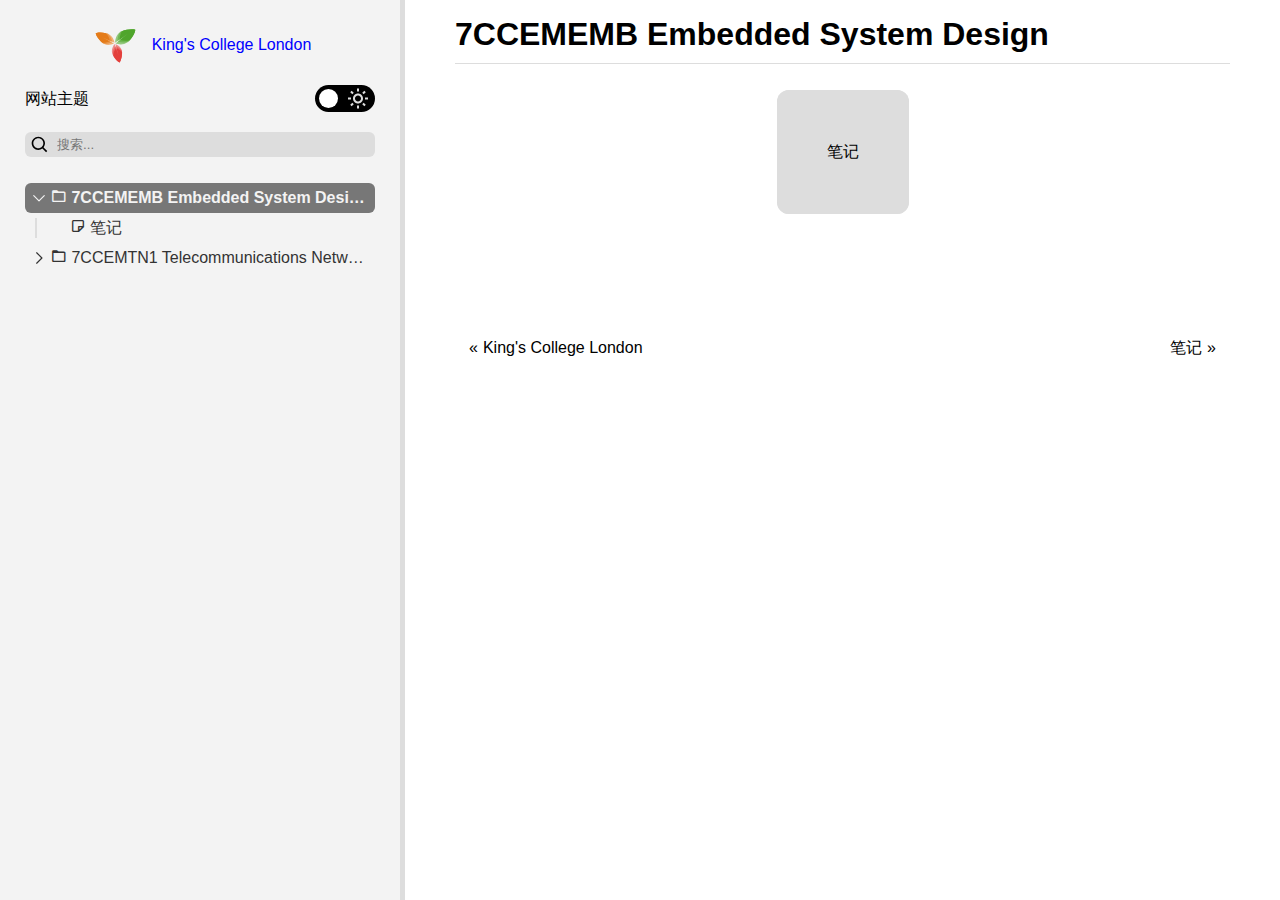
<file: scripts/www/7CCEMEMB Embedded System Desig.html>
<!DOCTYPE html>
<html lang="en">
<head>
    
    
    <meta charset="utf-8">
    <meta name="viewport" content="width=device-width, initial-scale=1">

    <link rel="shortcut icon" href="favicon.ico">
    
        <link href="assets/styles.css" rel="stylesheet">
    
        <link href="assets/scripts.css" rel="stylesheet">
    
    
        <script type="module" src="assets/scripts.js"></script>
    
    
    
    
    <title>7CCEMEMB Embedded System Design - King&#39;s College London</title>
    <script>
        // Load dark/light theme as soon as possible to avoid color flashes.
        let theme = localStorage.getItem("theme");
        if (!theme) {
            theme = window.matchMedia && window.matchMedia('(prefers-color-scheme: dark)').matches ? "dark" : "light";
        }
        document.documentElement.classList.add(`theme-${theme}`);

        window.glob = {
            isStatic: true,
            theme
        };
    </script>
    <!-- HTML Meta Tags -->
    <meta name="description" content="">
    <!-- Facebook Meta Tags -->
    <meta property="og:url" content="">
    <meta property="og:type" content="website">
    <meta property="og:title" content="7CCEMEMB Embedded System Design - King&#39;s College London">
    <meta property="og:description" content="">
    <meta property="og:image" content="">
    <!-- Twitter Meta Tags -->
    <meta name="twitter:card" content="summary_large_image">
    <meta property="twitter:domain" content="">
    <meta property="twitter:url" content="">
    <meta name="twitter:title" content="7CCEMEMB Embedded System Design - King&#39;s College London">
    <meta name="twitter:description" content="">
    <meta name="twitter:image" content="">
    <!-- Meta Tags Generated via https://opengraph.dev -->
    <meta name="theme-color" content="">
    
</head>

<body data-note-id="469TXBn2hIFL" class="type-text" data-ancestor-note-id="2Q5IsQ2Y5GfB">

<div id="mobile-header">
    <a href="">
            <img src="icon-color.svg" width="32" height="24.150943396226417" alt="Logo" />
        King&#39;s College London
    </a>
    <button aria-label="Show Mobile Menu" id="show-menu-button"><svg xmlns="http://www.w3.org/2000/svg" width="24" height="24" viewBox="0 0 24 24" fill="currentColor"><path d="M4 6h16v2H4zm0 5h16v2H4zm0 5h16v2H4z"></path></svg></button>
</div>
<div id="split-pane">
    <div id="left-pane">
        <div id="navigation">
            <div id="site-header">
                <a href="">
                    <img src="icon-color.svg" width="53" height="40" alt="Logo" />
                    King&#39;s College London
                </a>
                <div class="theme-selection">
                    <span id="sitetheme">网站主题</span>
                    <label class="switch">
                      <input type="checkbox" aria-labelledby="sitetheme">
                      <span class="slider"></span>
                      <svg class="dark-icon" xmlns="http://www.w3.org/2000/svg" width="24" height="24" viewBox="0 0 24 24" fill="currentColor"><path d="M20.742 13.045a8.088 8.088 0 0 1-2.077.271c-2.135 0-4.14-.83-5.646-2.336a8.025 8.025 0 0 1-2.064-7.723A1 1 0 0 0 9.73 2.034a10.014 10.014 0 0 0-4.489 2.582c-3.898 3.898-3.898 10.243 0 14.143a9.937 9.937 0 0 0 7.072 2.93 9.93 9.93 0 0 0 7.07-2.929 10.007 10.007 0 0 0 2.583-4.491 1.001 1.001 0 0 0-1.224-1.224zm-2.772 4.301a7.947 7.947 0 0 1-5.656 2.343 7.953 7.953 0 0 1-5.658-2.344c-3.118-3.119-3.118-8.195 0-11.314a7.923 7.923 0 0 1 2.06-1.483 10.027 10.027 0 0 0 2.89 7.848 9.972 9.972 0 0 0 7.848 2.891 8.036 8.036 0 0 1-1.484 2.059z"></path></svg>
                      <svg class="light-icon" xmlns="http://www.w3.org/2000/svg" width="24" height="24" viewBox="0 0 24 24" fill="currentColor"><path d="M6.993 12c0 2.761 2.246 5.007 5.007 5.007s5.007-2.246 5.007-5.007S14.761 6.993 12 6.993 6.993 9.239 6.993 12zM12 8.993c1.658 0 3.007 1.349 3.007 3.007S13.658 15.007 12 15.007 8.993 13.658 8.993 12 10.342 8.993 12 8.993zM10.998 19h2v3h-2zm0-17h2v3h-2zm-9 9h3v2h-3zm17 0h3v2h-3zM4.219 18.363l2.12-2.122 1.415 1.414-2.12 2.122zM16.24 6.344l2.122-2.122 1.414 1.414-2.122 2.122zM6.342 7.759 4.22 5.637l1.415-1.414 2.12 2.122zm13.434 10.605-1.414 1.414-2.122-2.122 1.414-1.414z"></path></svg>
                    </label>
                    <script>
                        const el = document.querySelector(".theme-selection input");
                        el.checked = (glob.theme === "dark");
                    </script>
                </div>
                
                    <div class="search-item">
                        <svg class="search-icon" xmlns="http://www.w3.org/2000/svg" width="24" height="24" viewBox="0 0 24 24" fill="currentColor"><path d="M10 18a7.952 7.952 0 0 0 4.897-1.688l4.396 4.396 1.414-1.414-4.396-4.396A7.952 7.952 0 0 0 18 10c0-4.411-3.589-8-8-8s-8 3.589-8 8 3.589 8 8 8zm0-14c3.309 0 6 2.691 6 6s-2.691 6-6 6-6-2.691-6-6 2.691-6 6-6z"></path></svg>
                        <input type="text" class="search-input" placeholder="搜索...">
                    </div>
                
            </div>
        
            <nav id="menu">
                

    



<ul>
    
    
        <li class="submenu-item expanded">
            

    
    <a class="type-text active" href="7CCEMEMB%20Embedded%20System%20Desig.html">
        <button class="collapse-button" aria-label="展开"><svg xmlns="http://www.w3.org/2000/svg" viewBox="0 0 24 24" fill="none" stroke="currentColor" stroke-width="2" stroke-linecap="round" stroke-linejoin="round" class="svg-icon right-triangle"><path d="M3 8L12 17L21 8"></path></svg></button>
        <span><i class="bx bx-folder"></i> 7CCEMEMB Embedded System Design</span>
    </a>




<ul>
    
    
        <li class="item">
            

    
    <a class="type-text" href="7CCEMEMB%20Embedded%20System%20Design/%E7%AC%94%E8%AE%B0.html">
        
        <span><i class="bx bx-note"></i> 笔记</span>
    </a>





        </li>
    
</ul>


        </li>
    
    
        <li class="submenu-item">
            

    
    <a class="type-text" href="7CCEMTN1%20Telecommunications%20Ne.html">
        <button class="collapse-button" aria-label="展开"><svg xmlns="http://www.w3.org/2000/svg" viewBox="0 0 24 24" fill="none" stroke="currentColor" stroke-width="2" stroke-linecap="round" stroke-linejoin="round" class="svg-icon right-triangle"><path d="M3 8L12 17L21 8"></path></svg></button>
        <span><i class="bx bx-folder"></i> 7CCEMTN1 Telecommunications Networks I</span>
    </a>




<ul>
    
    
        <li class="item">
            

    
    <a class="type-text" href="7CCEMTN1%20Telecommunications%20Networks%20I/%E7%AC%94%E8%AE%B0.html">
        
        <span><i class="bx bx-note"></i> 笔记</span>
    </a>





        </li>
    
    
        <li class="item">
            

    
    <a class="type-text" href="7CCEMTN1%20Telecommunications%20Networks%20I/2025%20Mock%20Paper.html">
        
        <span><i class="bx bx-note"></i> 2025 Mock Paper</span>
    </a>





        </li>
    
    
        <li class="item">
            

    
    <a class="type-text" href="7CCEMTN1%20Telecommunications%20Networks%20I/Example%20questions.html">
        
        <span><i class="bx bx-note"></i> Example questions</span>
    </a>





        </li>
    
</ul>


        </li>
    
</ul>


            </nav>
           
        </div>
    </div>
    <div id="right-pane">
        <div id="main">
            <div id="content" class="type-text ck-content no-content">
                
                    <h1 id="title">7CCEMEMB Embedded System Design</h1>
                
                    
                    
                
                
            </div>

            
                <nav id="childLinks" class="grid">
                    

                    <ul>
                        
                            <li>
                                <a class="type-text" href="7CCEMEMB%20Embedded%20System%20Design/%E7%AC%94%E8%AE%B0.html">笔记</a>
                            </li>
                        
                    </ul>
                </nav>
            

            <footer id="content-footer">
                

                
                    

<div class="navigation">
    <a class="previous" href="">King's College London</a>
    <a class="next" href="7CCEMEMB%20Embedded%20System%20Design/%E7%AC%94%E8%AE%B0.html">笔记</a>
</div>
                
            </footer>
        </div>
        
    </div>
</div>

</body>
</html>
</file>
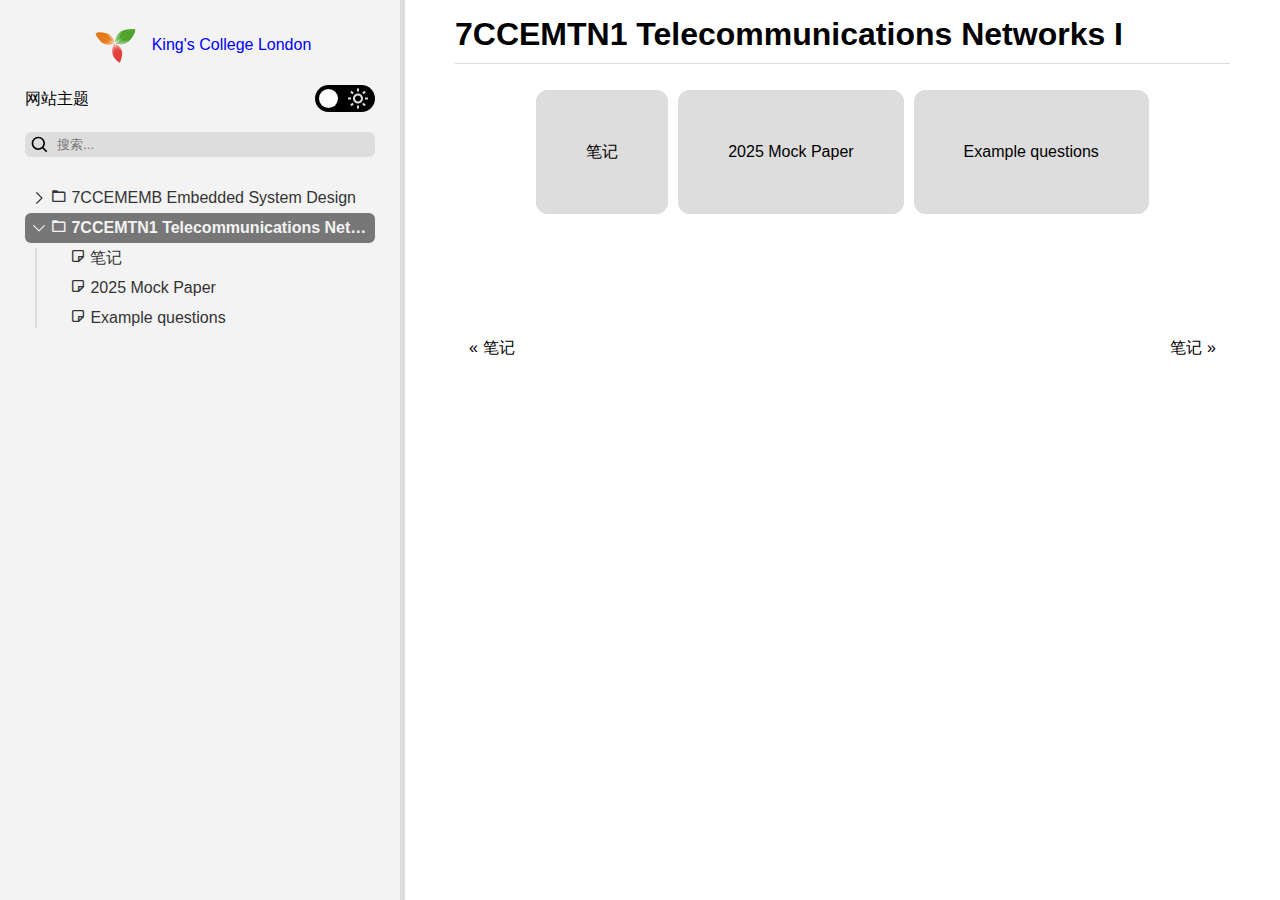
<file: scripts/www/7CCEMTN1 Telecommunications Ne.html>
<!DOCTYPE html>
<html lang="en">
<head>
    
    
    <meta charset="utf-8">
    <meta name="viewport" content="width=device-width, initial-scale=1">

    <link rel="shortcut icon" href="favicon.ico">
    
        <link href="assets/styles.css" rel="stylesheet">
    
        <link href="assets/scripts.css" rel="stylesheet">
    
    
        <script type="module" src="assets/scripts.js"></script>
    
    
    
    
    <title>7CCEMTN1 Telecommunications Networks I - King&#39;s College London</title>
    <script>
        // Load dark/light theme as soon as possible to avoid color flashes.
        let theme = localStorage.getItem("theme");
        if (!theme) {
            theme = window.matchMedia && window.matchMedia('(prefers-color-scheme: dark)').matches ? "dark" : "light";
        }
        document.documentElement.classList.add(`theme-${theme}`);

        window.glob = {
            isStatic: true,
            theme
        };
    </script>
    <!-- HTML Meta Tags -->
    <meta name="description" content="">
    <!-- Facebook Meta Tags -->
    <meta property="og:url" content="">
    <meta property="og:type" content="website">
    <meta property="og:title" content="7CCEMTN1 Telecommunications Networks I - King&#39;s College London">
    <meta property="og:description" content="">
    <meta property="og:image" content="">
    <!-- Twitter Meta Tags -->
    <meta name="twitter:card" content="summary_large_image">
    <meta property="twitter:domain" content="">
    <meta property="twitter:url" content="">
    <meta name="twitter:title" content="7CCEMTN1 Telecommunications Networks I - King&#39;s College London">
    <meta name="twitter:description" content="">
    <meta name="twitter:image" content="">
    <!-- Meta Tags Generated via https://opengraph.dev -->
    <meta name="theme-color" content="">
    
</head>

<body data-note-id="tqmtwvO8ARo8" class="type-text" data-ancestor-note-id="2Q5IsQ2Y5GfB">

<div id="mobile-header">
    <a href="">
            <img src="icon-color.svg" width="32" height="24.150943396226417" alt="Logo" />
        King&#39;s College London
    </a>
    <button aria-label="Show Mobile Menu" id="show-menu-button"><svg xmlns="http://www.w3.org/2000/svg" width="24" height="24" viewBox="0 0 24 24" fill="currentColor"><path d="M4 6h16v2H4zm0 5h16v2H4zm0 5h16v2H4z"></path></svg></button>
</div>
<div id="split-pane">
    <div id="left-pane">
        <div id="navigation">
            <div id="site-header">
                <a href="">
                    <img src="icon-color.svg" width="53" height="40" alt="Logo" />
                    King&#39;s College London
                </a>
                <div class="theme-selection">
                    <span id="sitetheme">网站主题</span>
                    <label class="switch">
                      <input type="checkbox" aria-labelledby="sitetheme">
                      <span class="slider"></span>
                      <svg class="dark-icon" xmlns="http://www.w3.org/2000/svg" width="24" height="24" viewBox="0 0 24 24" fill="currentColor"><path d="M20.742 13.045a8.088 8.088 0 0 1-2.077.271c-2.135 0-4.14-.83-5.646-2.336a8.025 8.025 0 0 1-2.064-7.723A1 1 0 0 0 9.73 2.034a10.014 10.014 0 0 0-4.489 2.582c-3.898 3.898-3.898 10.243 0 14.143a9.937 9.937 0 0 0 7.072 2.93 9.93 9.93 0 0 0 7.07-2.929 10.007 10.007 0 0 0 2.583-4.491 1.001 1.001 0 0 0-1.224-1.224zm-2.772 4.301a7.947 7.947 0 0 1-5.656 2.343 7.953 7.953 0 0 1-5.658-2.344c-3.118-3.119-3.118-8.195 0-11.314a7.923 7.923 0 0 1 2.06-1.483 10.027 10.027 0 0 0 2.89 7.848 9.972 9.972 0 0 0 7.848 2.891 8.036 8.036 0 0 1-1.484 2.059z"></path></svg>
                      <svg class="light-icon" xmlns="http://www.w3.org/2000/svg" width="24" height="24" viewBox="0 0 24 24" fill="currentColor"><path d="M6.993 12c0 2.761 2.246 5.007 5.007 5.007s5.007-2.246 5.007-5.007S14.761 6.993 12 6.993 6.993 9.239 6.993 12zM12 8.993c1.658 0 3.007 1.349 3.007 3.007S13.658 15.007 12 15.007 8.993 13.658 8.993 12 10.342 8.993 12 8.993zM10.998 19h2v3h-2zm0-17h2v3h-2zm-9 9h3v2h-3zm17 0h3v2h-3zM4.219 18.363l2.12-2.122 1.415 1.414-2.12 2.122zM16.24 6.344l2.122-2.122 1.414 1.414-2.122 2.122zM6.342 7.759 4.22 5.637l1.415-1.414 2.12 2.122zm13.434 10.605-1.414 1.414-2.122-2.122 1.414-1.414z"></path></svg>
                    </label>
                    <script>
                        const el = document.querySelector(".theme-selection input");
                        el.checked = (glob.theme === "dark");
                    </script>
                </div>
                
                    <div class="search-item">
                        <svg class="search-icon" xmlns="http://www.w3.org/2000/svg" width="24" height="24" viewBox="0 0 24 24" fill="currentColor"><path d="M10 18a7.952 7.952 0 0 0 4.897-1.688l4.396 4.396 1.414-1.414-4.396-4.396A7.952 7.952 0 0 0 18 10c0-4.411-3.589-8-8-8s-8 3.589-8 8 3.589 8 8 8zm0-14c3.309 0 6 2.691 6 6s-2.691 6-6 6-6-2.691-6-6 2.691-6 6-6z"></path></svg>
                        <input type="text" class="search-input" placeholder="搜索...">
                    </div>
                
            </div>
        
            <nav id="menu">
                

    



<ul>
    
    
        <li class="submenu-item">
            

    
    <a class="type-text" href="7CCEMEMB%20Embedded%20System%20Desig.html">
        <button class="collapse-button" aria-label="展开"><svg xmlns="http://www.w3.org/2000/svg" viewBox="0 0 24 24" fill="none" stroke="currentColor" stroke-width="2" stroke-linecap="round" stroke-linejoin="round" class="svg-icon right-triangle"><path d="M3 8L12 17L21 8"></path></svg></button>
        <span><i class="bx bx-folder"></i> 7CCEMEMB Embedded System Design</span>
    </a>




<ul>
    
    
        <li class="item">
            

    
    <a class="type-text" href="7CCEMEMB%20Embedded%20System%20Design/%E7%AC%94%E8%AE%B0.html">
        
        <span><i class="bx bx-note"></i> 笔记</span>
    </a>





        </li>
    
</ul>


        </li>
    
    
        <li class="submenu-item expanded">
            

    
    <a class="type-text active" href="7CCEMTN1%20Telecommunications%20Ne.html">
        <button class="collapse-button" aria-label="展开"><svg xmlns="http://www.w3.org/2000/svg" viewBox="0 0 24 24" fill="none" stroke="currentColor" stroke-width="2" stroke-linecap="round" stroke-linejoin="round" class="svg-icon right-triangle"><path d="M3 8L12 17L21 8"></path></svg></button>
        <span><i class="bx bx-folder"></i> 7CCEMTN1 Telecommunications Networks I</span>
    </a>




<ul>
    
    
        <li class="item">
            

    
    <a class="type-text" href="7CCEMTN1%20Telecommunications%20Networks%20I/%E7%AC%94%E8%AE%B0.html">
        
        <span><i class="bx bx-note"></i> 笔记</span>
    </a>





        </li>
    
    
        <li class="item">
            

    
    <a class="type-text" href="7CCEMTN1%20Telecommunications%20Networks%20I/2025%20Mock%20Paper.html">
        
        <span><i class="bx bx-note"></i> 2025 Mock Paper</span>
    </a>





        </li>
    
    
        <li class="item">
            

    
    <a class="type-text" href="7CCEMTN1%20Telecommunications%20Networks%20I/Example%20questions.html">
        
        <span><i class="bx bx-note"></i> Example questions</span>
    </a>





        </li>
    
</ul>


        </li>
    
</ul>


            </nav>
           
        </div>
    </div>
    <div id="right-pane">
        <div id="main">
            <div id="content" class="type-text ck-content no-content">
                
                    <h1 id="title">7CCEMTN1 Telecommunications Networks I</h1>
                
                    
                    
                
                
            </div>

            
                <nav id="childLinks" class="grid">
                    

                    <ul>
                        
                            <li>
                                <a class="type-text" href="7CCEMTN1%20Telecommunications%20Networks%20I/%E7%AC%94%E8%AE%B0.html">笔记</a>
                            </li>
                        
                            <li>
                                <a class="type-text" href="7CCEMTN1%20Telecommunications%20Networks%20I/2025%20Mock%20Paper.html">2025 Mock Paper</a>
                            </li>
                        
                            <li>
                                <a class="type-text" href="7CCEMTN1%20Telecommunications%20Networks%20I/Example%20questions.html">Example questions</a>
                            </li>
                        
                    </ul>
                </nav>
            

            <footer id="content-footer">
                

                
                    

<div class="navigation">
    <a class="previous" href="7CCEMEMB%20Embedded%20System%20Design/%E7%AC%94%E8%AE%B0.html">笔记</a>
    <a class="next" href="7CCEMTN1%20Telecommunications%20Networks%20I/%E7%AC%94%E8%AE%B0.html">笔记</a>
</div>
                
            </footer>
        </div>
        
    </div>
</div>

</body>
</html>
</file>
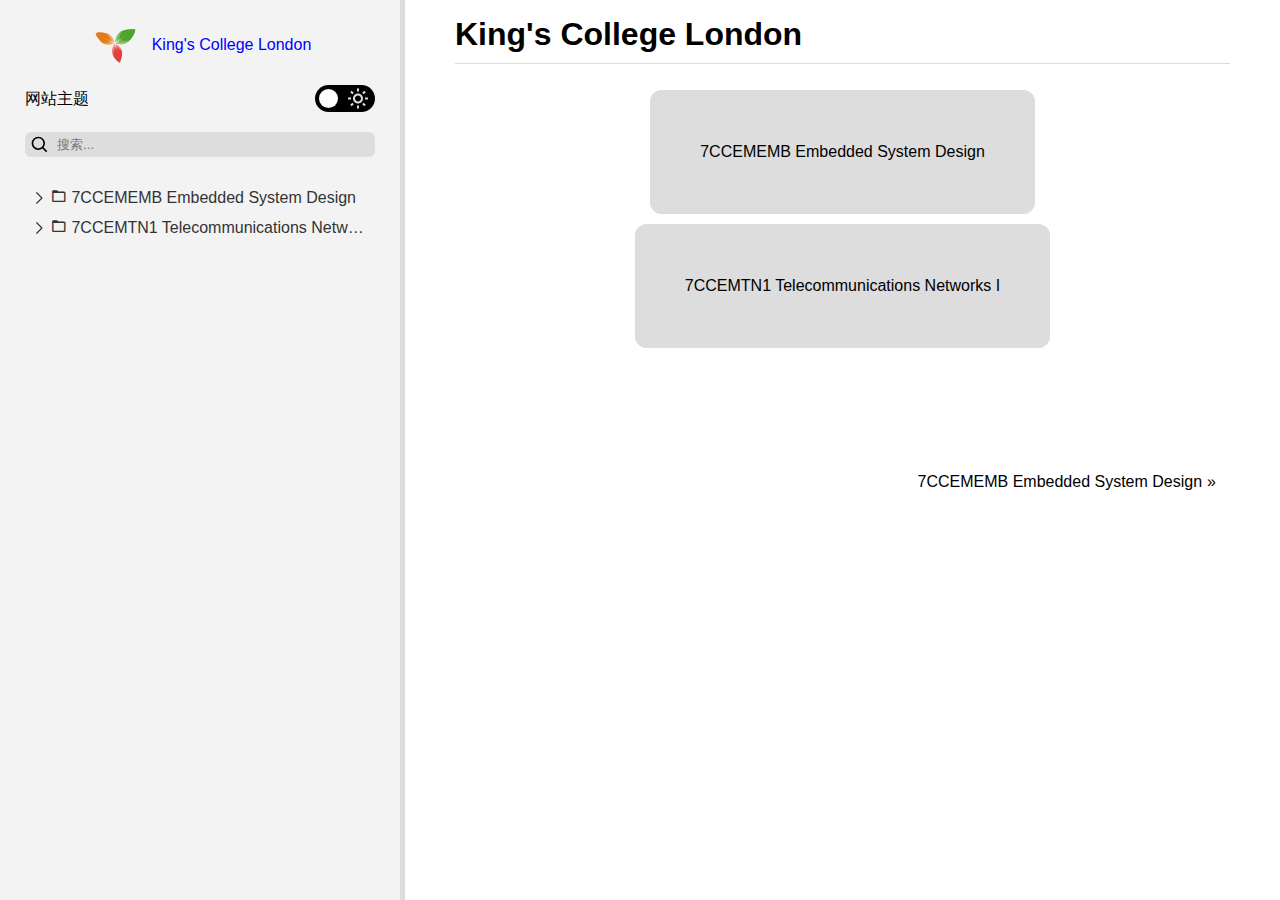
<file: scripts/www/King's College London.html>
<!DOCTYPE html>
<html lang="en">
<head>
    
    
    <meta charset="utf-8">
    <meta name="viewport" content="width=device-width, initial-scale=1">

    <link rel="shortcut icon" href="favicon.ico">
    
        <link href="assets/styles.css" rel="stylesheet">
    
        <link href="assets/scripts.css" rel="stylesheet">
    
    
        <script type="module" src="assets/scripts.js"></script>
    
    
    
    
    <title>King&#39;s College London</title>
    <script>
        // Load dark/light theme as soon as possible to avoid color flashes.
        let theme = localStorage.getItem("theme");
        if (!theme) {
            theme = window.matchMedia && window.matchMedia('(prefers-color-scheme: dark)').matches ? "dark" : "light";
        }
        document.documentElement.classList.add(`theme-${theme}`);

        window.glob = {
            isStatic: true,
            theme
        };
    </script>
    <!-- HTML Meta Tags -->
    <meta name="description" content="">
    <!-- Facebook Meta Tags -->
    <meta property="og:url" content="">
    <meta property="og:type" content="website">
    <meta property="og:title" content="King&#39;s College London">
    <meta property="og:description" content="">
    <meta property="og:image" content="">
    <!-- Twitter Meta Tags -->
    <meta name="twitter:card" content="summary_large_image">
    <meta property="twitter:domain" content="">
    <meta property="twitter:url" content="">
    <meta name="twitter:title" content="King&#39;s College London">
    <meta name="twitter:description" content="">
    <meta name="twitter:image" content="">
    <!-- Meta Tags Generated via https://opengraph.dev -->
    <meta name="theme-color" content="">
    
</head>

<body data-note-id="2Q5IsQ2Y5GfB" class="type-book" data-ancestor-note-id="2Q5IsQ2Y5GfB">

<div id="mobile-header">
    <a href="">
            <img src="icon-color.svg" width="32" height="24.150943396226417" alt="Logo" />
        King&#39;s College London
    </a>
    <button aria-label="Show Mobile Menu" id="show-menu-button"><svg xmlns="http://www.w3.org/2000/svg" width="24" height="24" viewBox="0 0 24 24" fill="currentColor"><path d="M4 6h16v2H4zm0 5h16v2H4zm0 5h16v2H4z"></path></svg></button>
</div>
<div id="split-pane">
    <div id="left-pane">
        <div id="navigation">
            <div id="site-header">
                <a href="">
                    <img src="icon-color.svg" width="53" height="40" alt="Logo" />
                    King&#39;s College London
                </a>
                <div class="theme-selection">
                    <span id="sitetheme">网站主题</span>
                    <label class="switch">
                      <input type="checkbox" aria-labelledby="sitetheme">
                      <span class="slider"></span>
                      <svg class="dark-icon" xmlns="http://www.w3.org/2000/svg" width="24" height="24" viewBox="0 0 24 24" fill="currentColor"><path d="M20.742 13.045a8.088 8.088 0 0 1-2.077.271c-2.135 0-4.14-.83-5.646-2.336a8.025 8.025 0 0 1-2.064-7.723A1 1 0 0 0 9.73 2.034a10.014 10.014 0 0 0-4.489 2.582c-3.898 3.898-3.898 10.243 0 14.143a9.937 9.937 0 0 0 7.072 2.93 9.93 9.93 0 0 0 7.07-2.929 10.007 10.007 0 0 0 2.583-4.491 1.001 1.001 0 0 0-1.224-1.224zm-2.772 4.301a7.947 7.947 0 0 1-5.656 2.343 7.953 7.953 0 0 1-5.658-2.344c-3.118-3.119-3.118-8.195 0-11.314a7.923 7.923 0 0 1 2.06-1.483 10.027 10.027 0 0 0 2.89 7.848 9.972 9.972 0 0 0 7.848 2.891 8.036 8.036 0 0 1-1.484 2.059z"></path></svg>
                      <svg class="light-icon" xmlns="http://www.w3.org/2000/svg" width="24" height="24" viewBox="0 0 24 24" fill="currentColor"><path d="M6.993 12c0 2.761 2.246 5.007 5.007 5.007s5.007-2.246 5.007-5.007S14.761 6.993 12 6.993 6.993 9.239 6.993 12zM12 8.993c1.658 0 3.007 1.349 3.007 3.007S13.658 15.007 12 15.007 8.993 13.658 8.993 12 10.342 8.993 12 8.993zM10.998 19h2v3h-2zm0-17h2v3h-2zm-9 9h3v2h-3zm17 0h3v2h-3zM4.219 18.363l2.12-2.122 1.415 1.414-2.12 2.122zM16.24 6.344l2.122-2.122 1.414 1.414-2.122 2.122zM6.342 7.759 4.22 5.637l1.415-1.414 2.12 2.122zm13.434 10.605-1.414 1.414-2.122-2.122 1.414-1.414z"></path></svg>
                    </label>
                    <script>
                        const el = document.querySelector(".theme-selection input");
                        el.checked = (glob.theme === "dark");
                    </script>
                </div>
                
                    <div class="search-item">
                        <svg class="search-icon" xmlns="http://www.w3.org/2000/svg" width="24" height="24" viewBox="0 0 24 24" fill="currentColor"><path d="M10 18a7.952 7.952 0 0 0 4.897-1.688l4.396 4.396 1.414-1.414-4.396-4.396A7.952 7.952 0 0 0 18 10c0-4.411-3.589-8-8-8s-8 3.589-8 8 3.589 8 8 8zm0-14c3.309 0 6 2.691 6 6s-2.691 6-6 6-6-2.691-6-6 2.691-6 6-6z"></path></svg>
                        <input type="text" class="search-input" placeholder="搜索...">
                    </div>
                
            </div>
        
            <nav id="menu">
                

    



<ul>
    
    
        <li class="submenu-item">
            

    
    <a class="type-text" href="7CCEMEMB%20Embedded%20System%20Desig.html">
        <button class="collapse-button" aria-label="展开"><svg xmlns="http://www.w3.org/2000/svg" viewBox="0 0 24 24" fill="none" stroke="currentColor" stroke-width="2" stroke-linecap="round" stroke-linejoin="round" class="svg-icon right-triangle"><path d="M3 8L12 17L21 8"></path></svg></button>
        <span><i class="bx bx-folder"></i> 7CCEMEMB Embedded System Design</span>
    </a>




<ul>
    
    
        <li class="item">
            

    
    <a class="type-text" href="7CCEMEMB%20Embedded%20System%20Design/%E7%AC%94%E8%AE%B0.html">
        
        <span><i class="bx bx-note"></i> 笔记</span>
    </a>





        </li>
    
</ul>


        </li>
    
    
        <li class="submenu-item">
            

    
    <a class="type-text" href="7CCEMTN1%20Telecommunications%20Ne.html">
        <button class="collapse-button" aria-label="展开"><svg xmlns="http://www.w3.org/2000/svg" viewBox="0 0 24 24" fill="none" stroke="currentColor" stroke-width="2" stroke-linecap="round" stroke-linejoin="round" class="svg-icon right-triangle"><path d="M3 8L12 17L21 8"></path></svg></button>
        <span><i class="bx bx-folder"></i> 7CCEMTN1 Telecommunications Networks I</span>
    </a>




<ul>
    
    
        <li class="item">
            

    
    <a class="type-text" href="7CCEMTN1%20Telecommunications%20Networks%20I/%E7%AC%94%E8%AE%B0.html">
        
        <span><i class="bx bx-note"></i> 笔记</span>
    </a>





        </li>
    
    
        <li class="item">
            

    
    <a class="type-text" href="7CCEMTN1%20Telecommunications%20Networks%20I/2025%20Mock%20Paper.html">
        
        <span><i class="bx bx-note"></i> 2025 Mock Paper</span>
    </a>





        </li>
    
    
        <li class="item">
            

    
    <a class="type-text" href="7CCEMTN1%20Telecommunications%20Networks%20I/Example%20questions.html">
        
        <span><i class="bx bx-note"></i> Example questions</span>
    </a>





        </li>
    
</ul>


        </li>
    
</ul>


            </nav>
           
        </div>
    </div>
    <div id="right-pane">
        <div id="main">
            <div id="content" class="type-book no-content">
                
                    <h1 id="title">King&#39;s College London</h1>
                
                    
                    
                
                
            </div>

            
                <nav id="childLinks" class="grid">
                    

                    <ul>
                        
                            <li>
                                <a class="type-text" href="7CCEMEMB%20Embedded%20System%20Desig.html">7CCEMEMB Embedded System Design</a>
                            </li>
                        
                            <li>
                                <a class="type-text" href="7CCEMTN1%20Telecommunications%20Ne.html">7CCEMTN1 Telecommunications Networks I</a>
                            </li>
                        
                    </ul>
                </nav>
            

            <footer id="content-footer">
                

                
                    

<div class="navigation">
    
    <a class="next" href="7CCEMEMB%20Embedded%20System%20Desig.html">7CCEMEMB Embedded System Design</a>
</div>
                
            </footer>
        </div>
        
    </div>
</div>

</body>
</html>
</file>
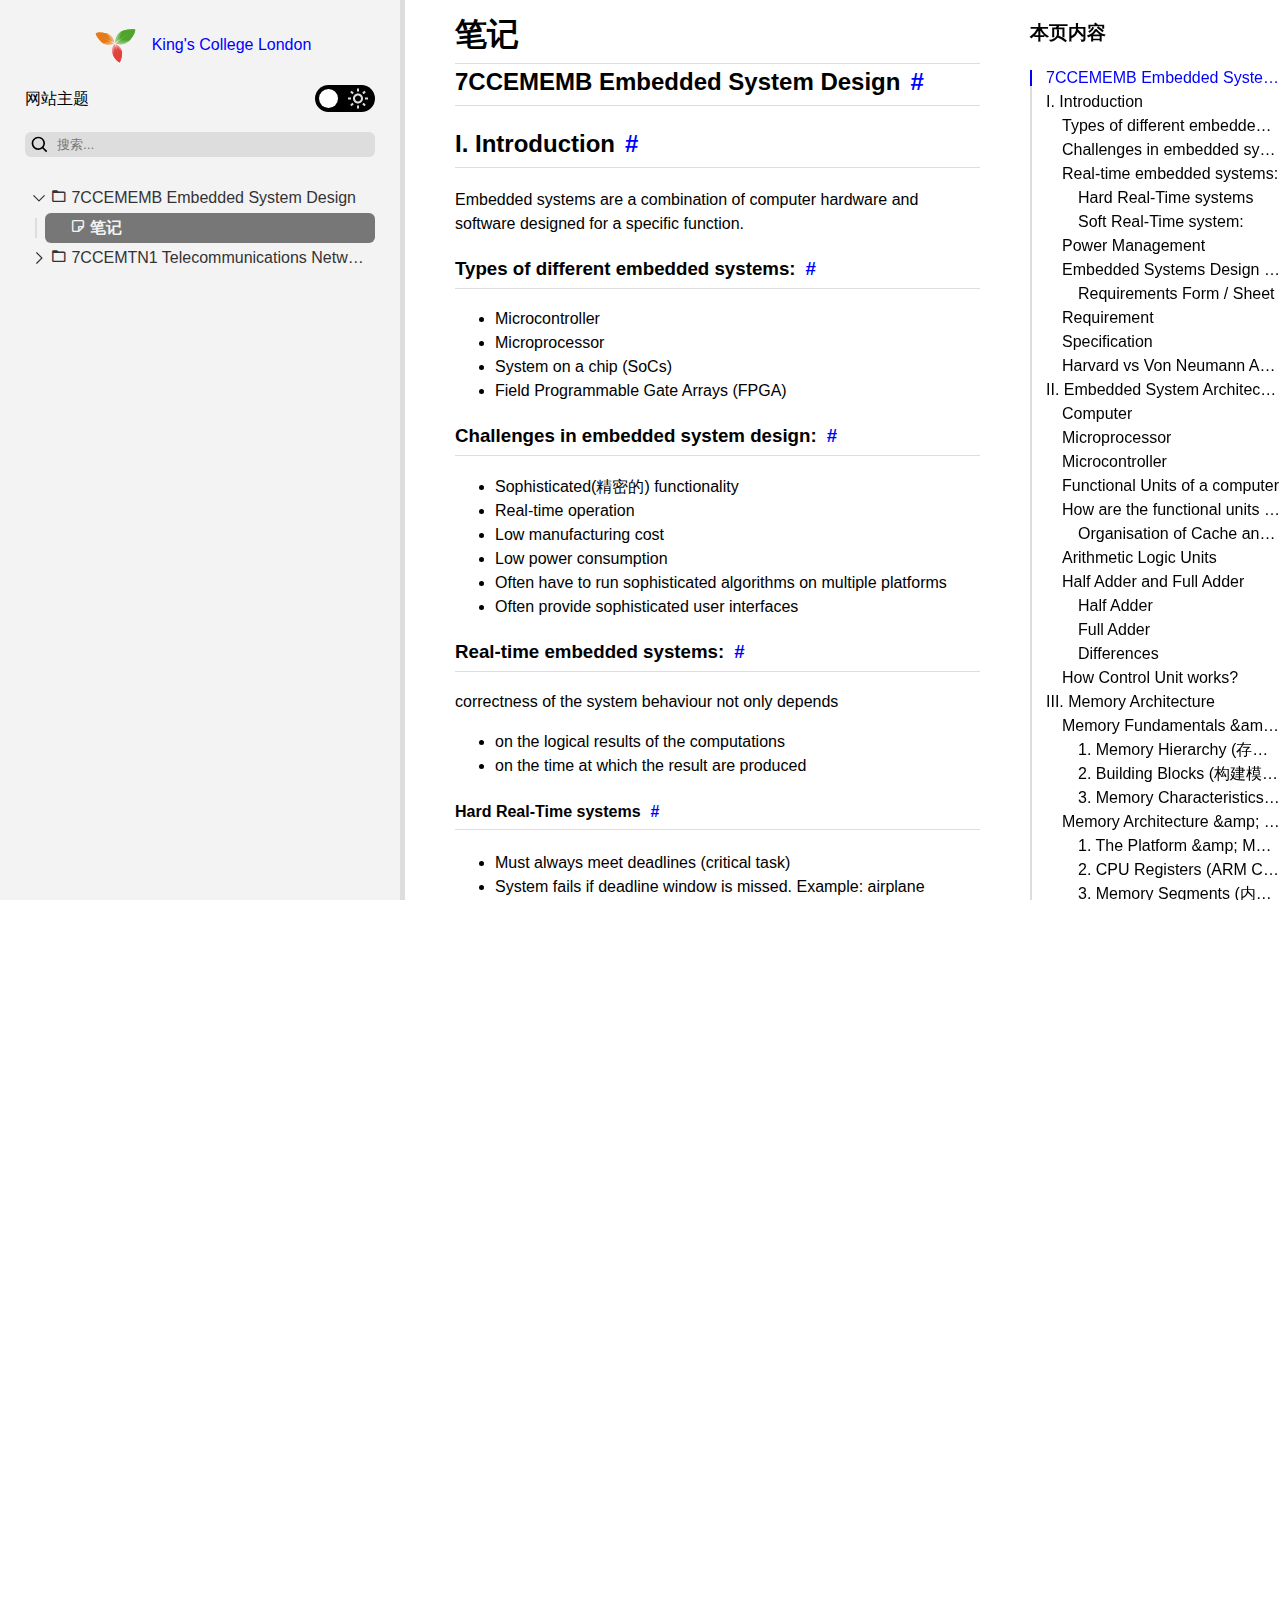
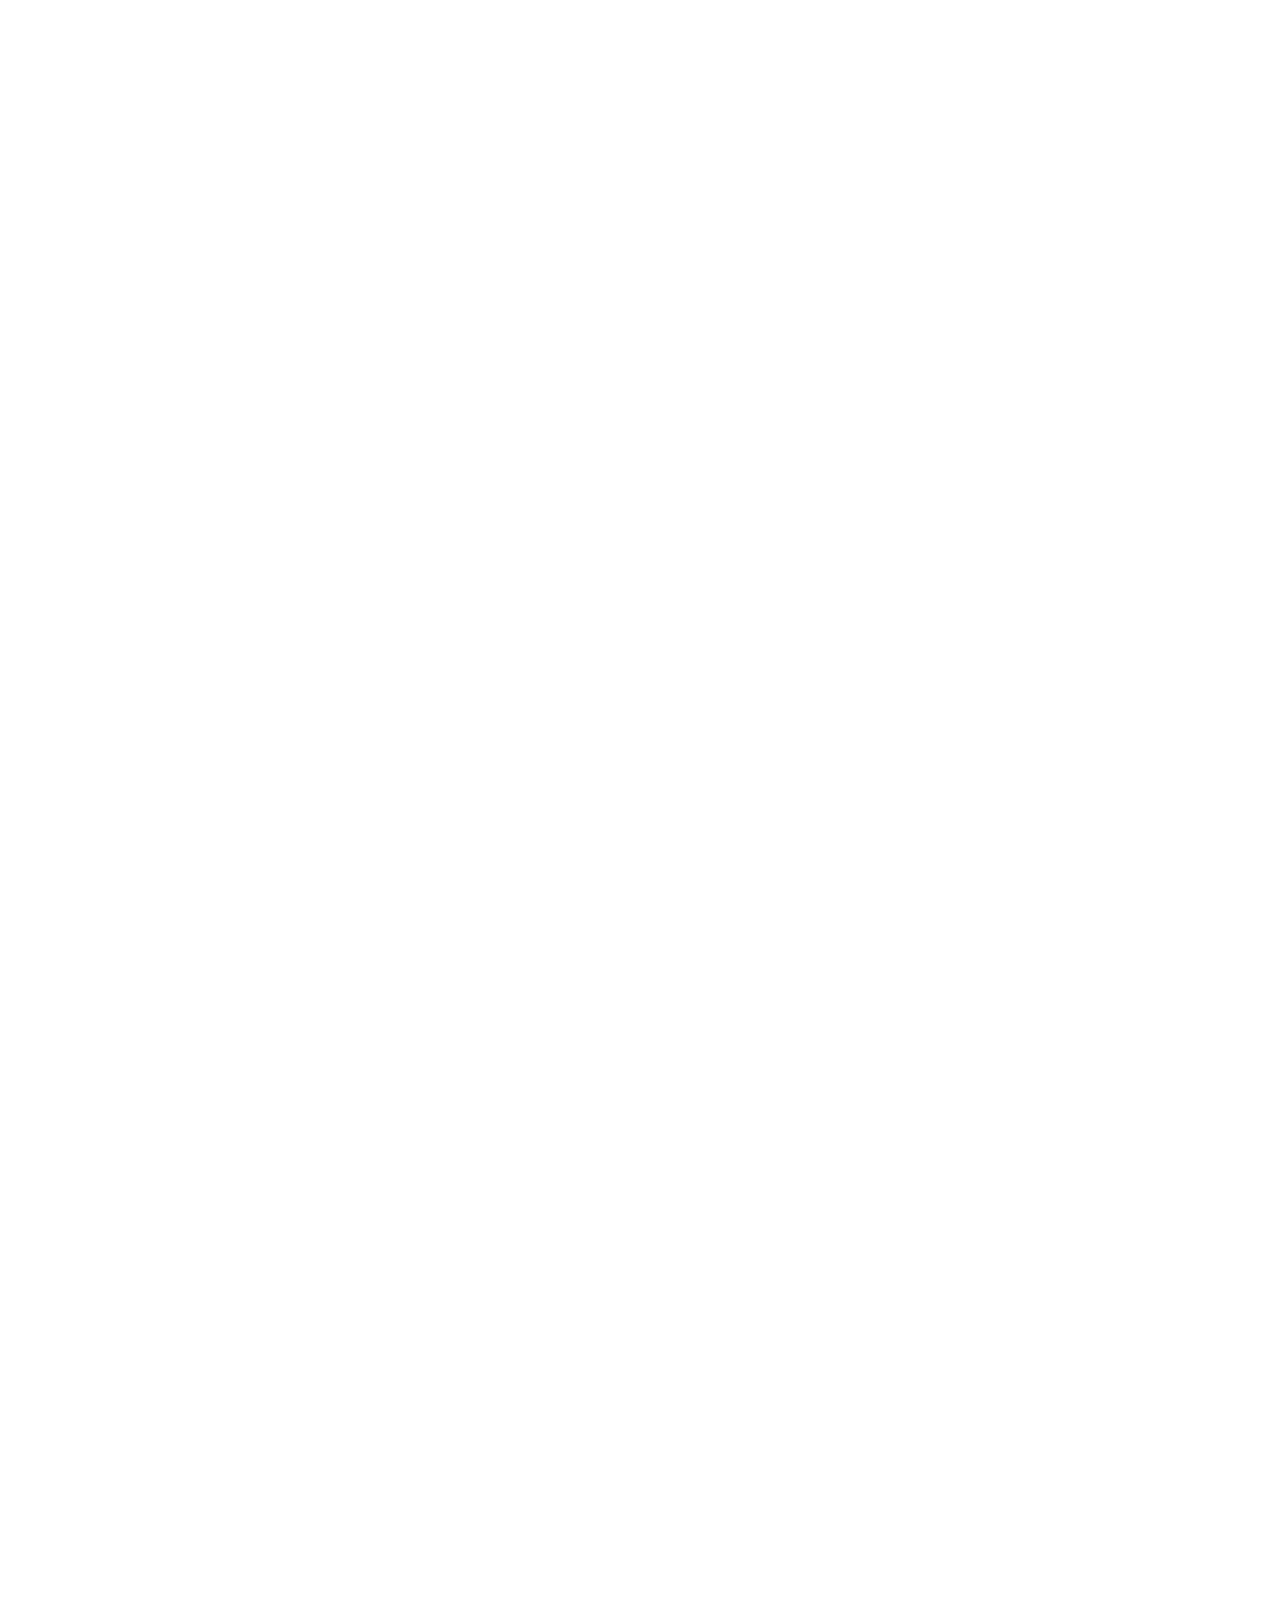
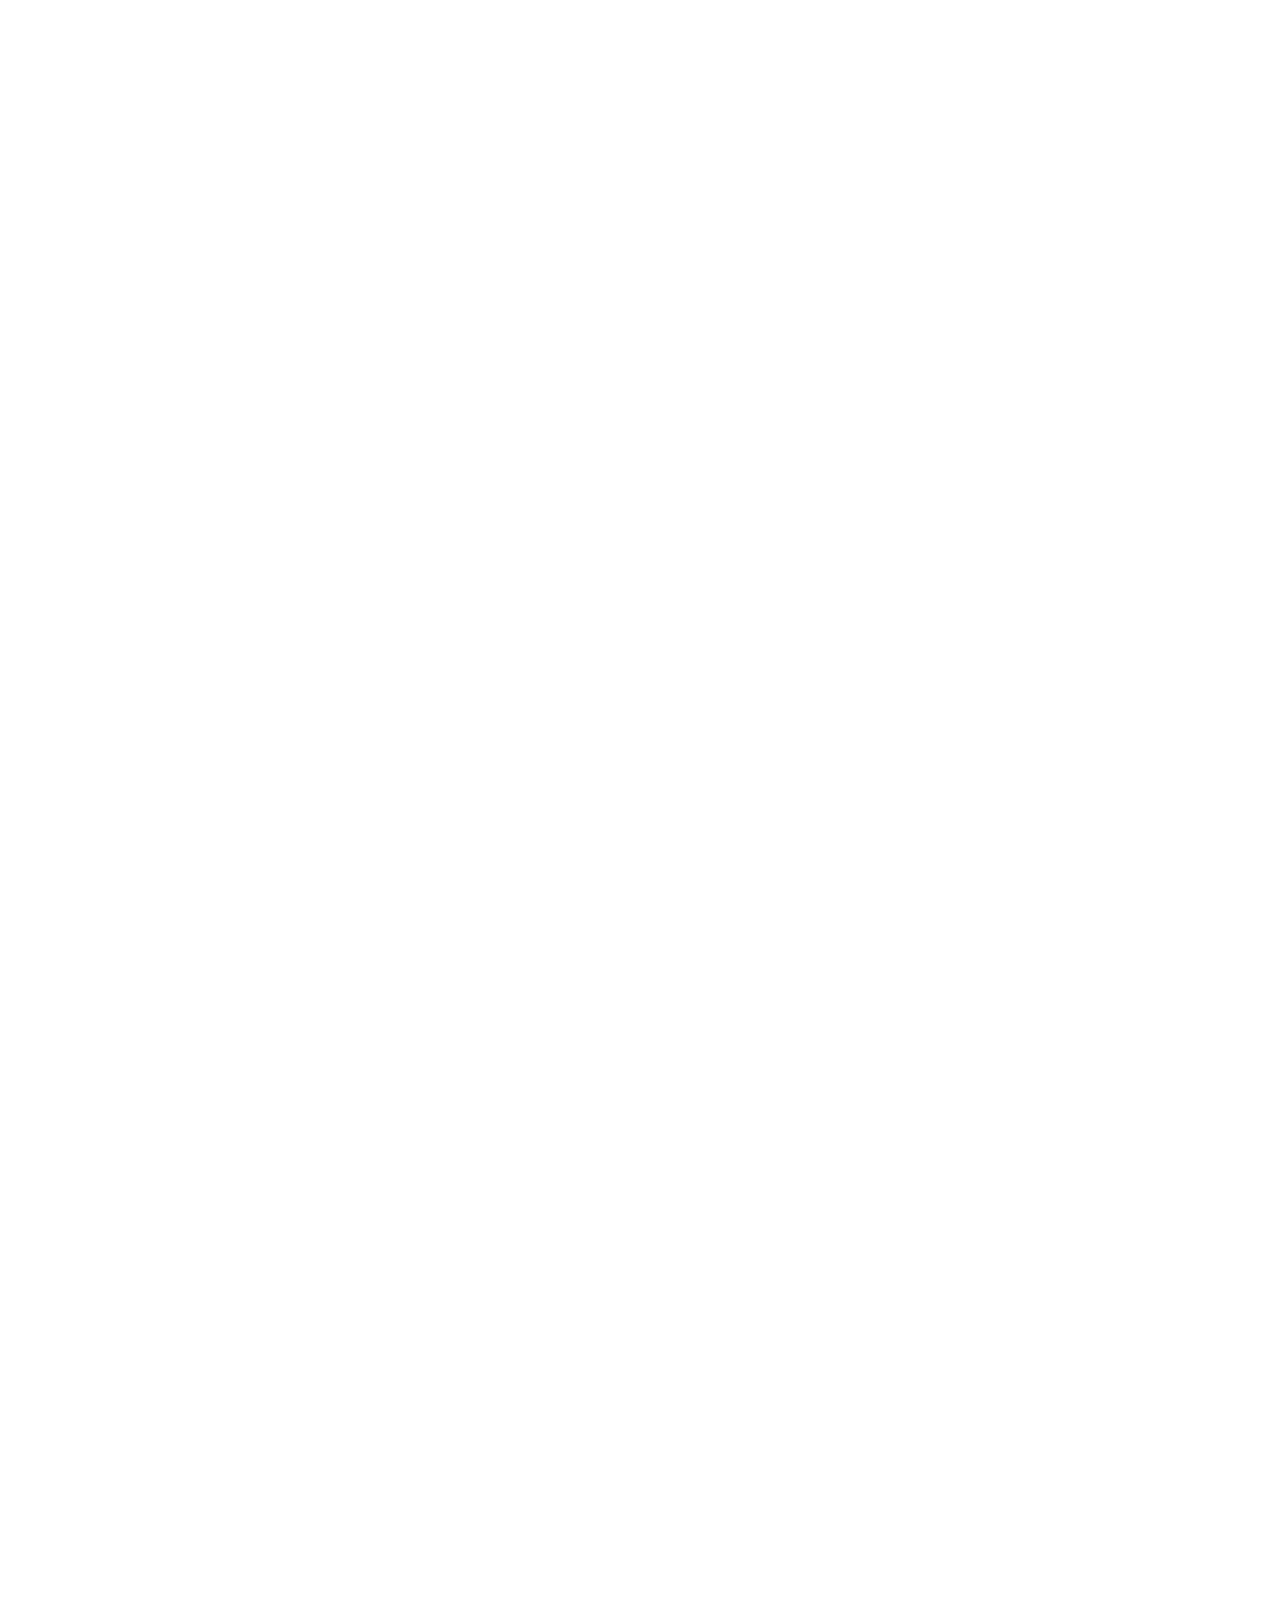
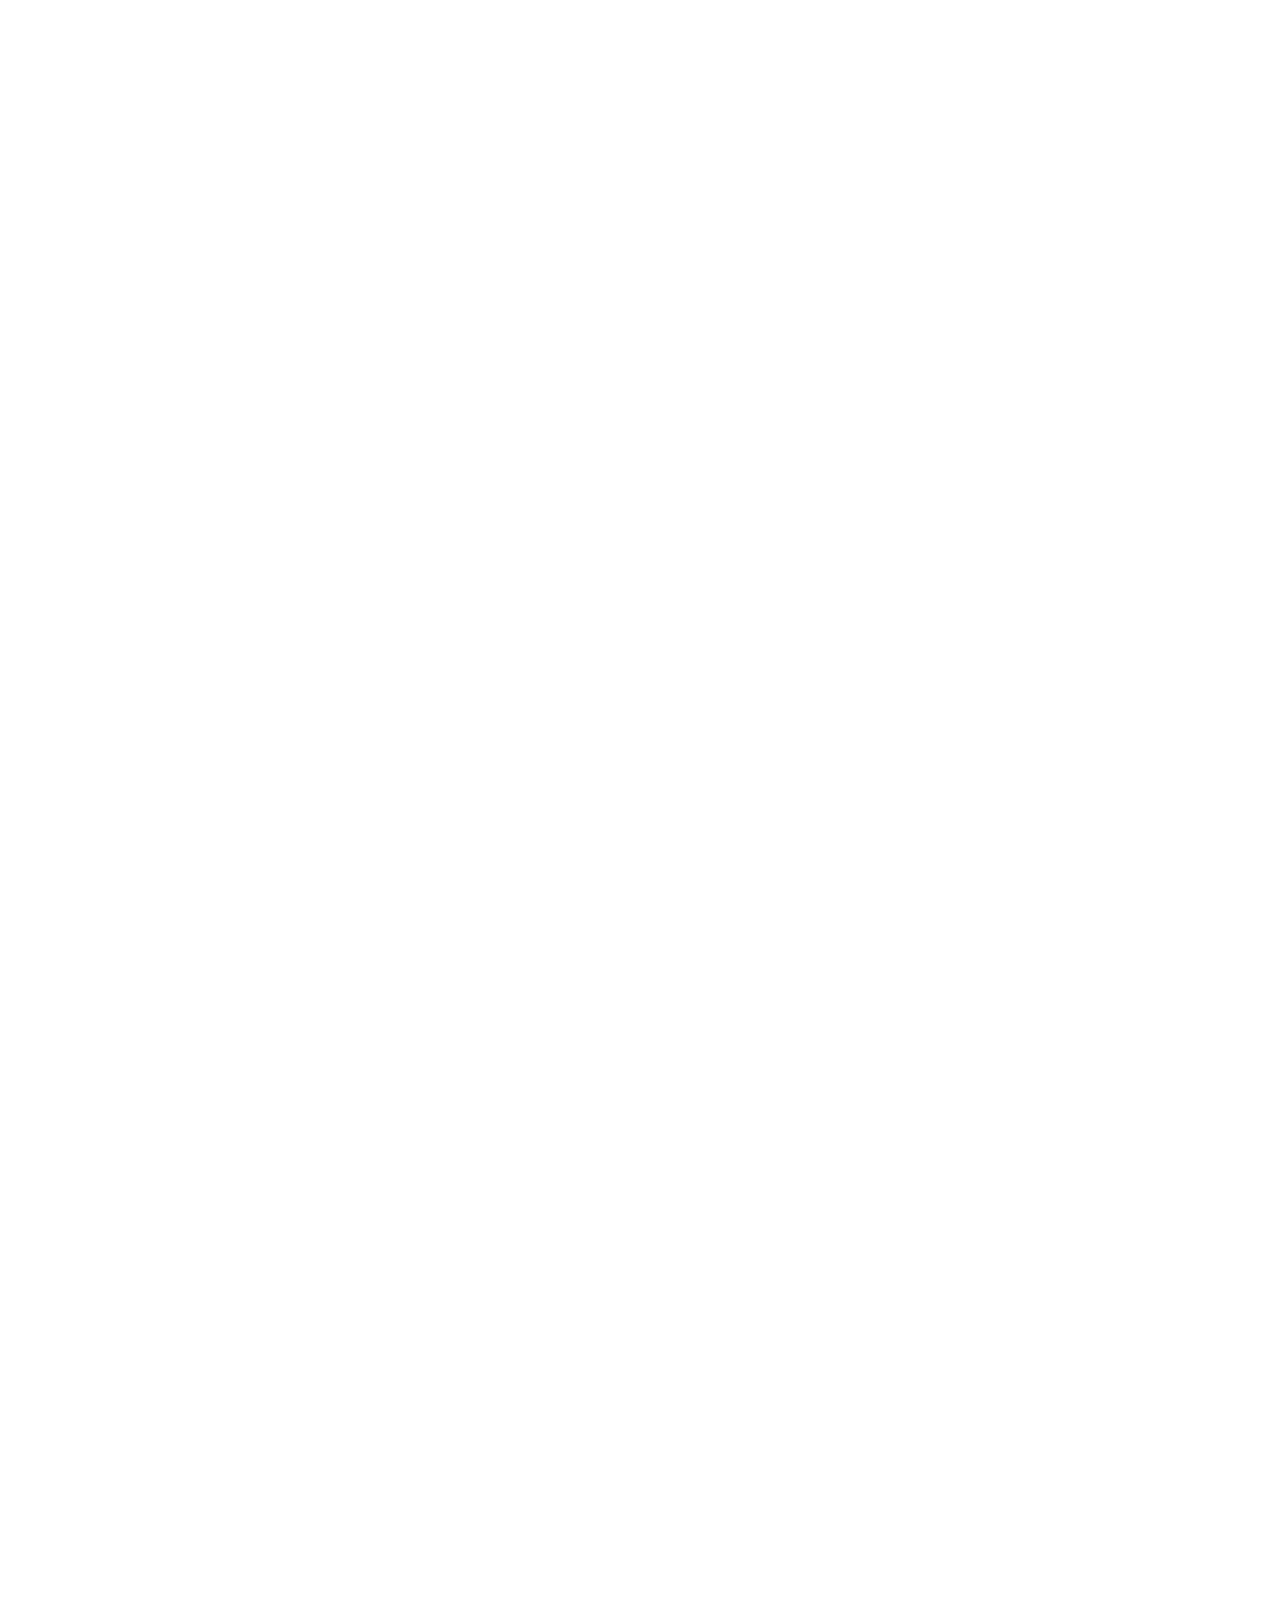
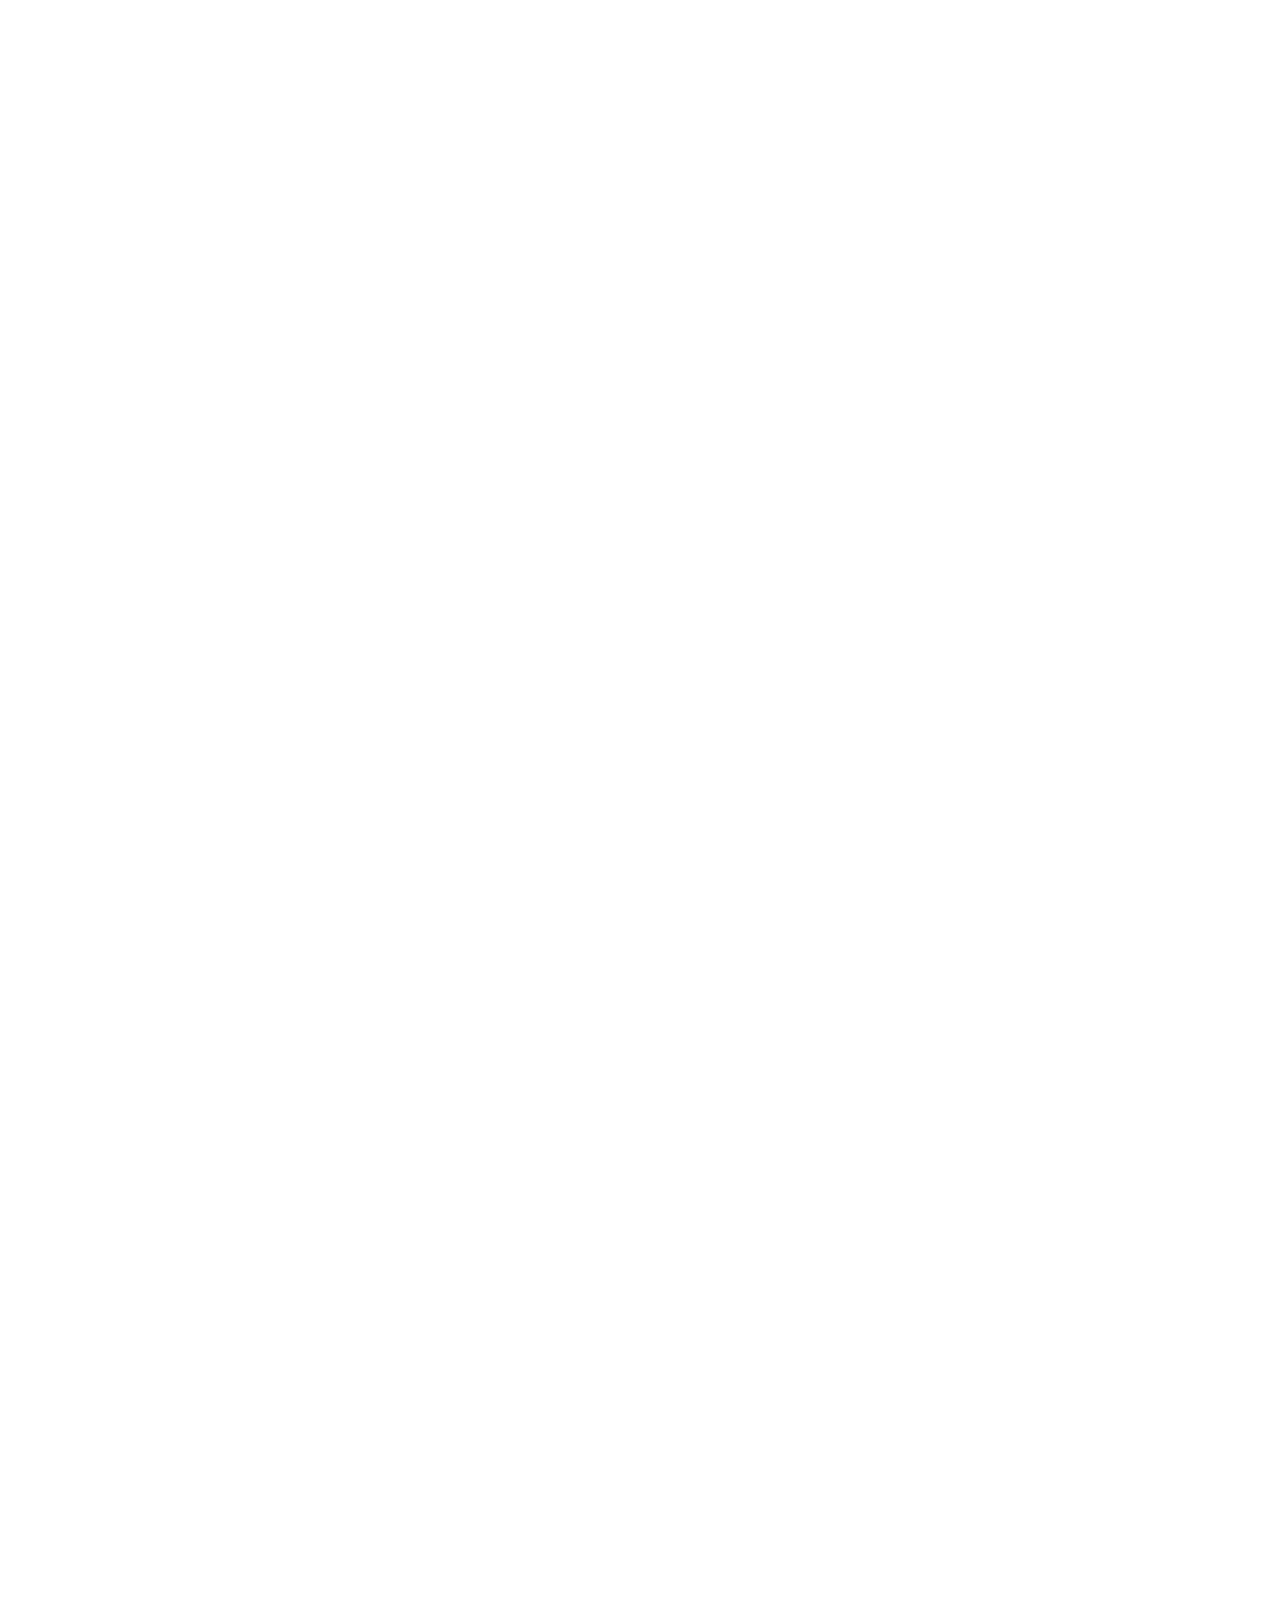
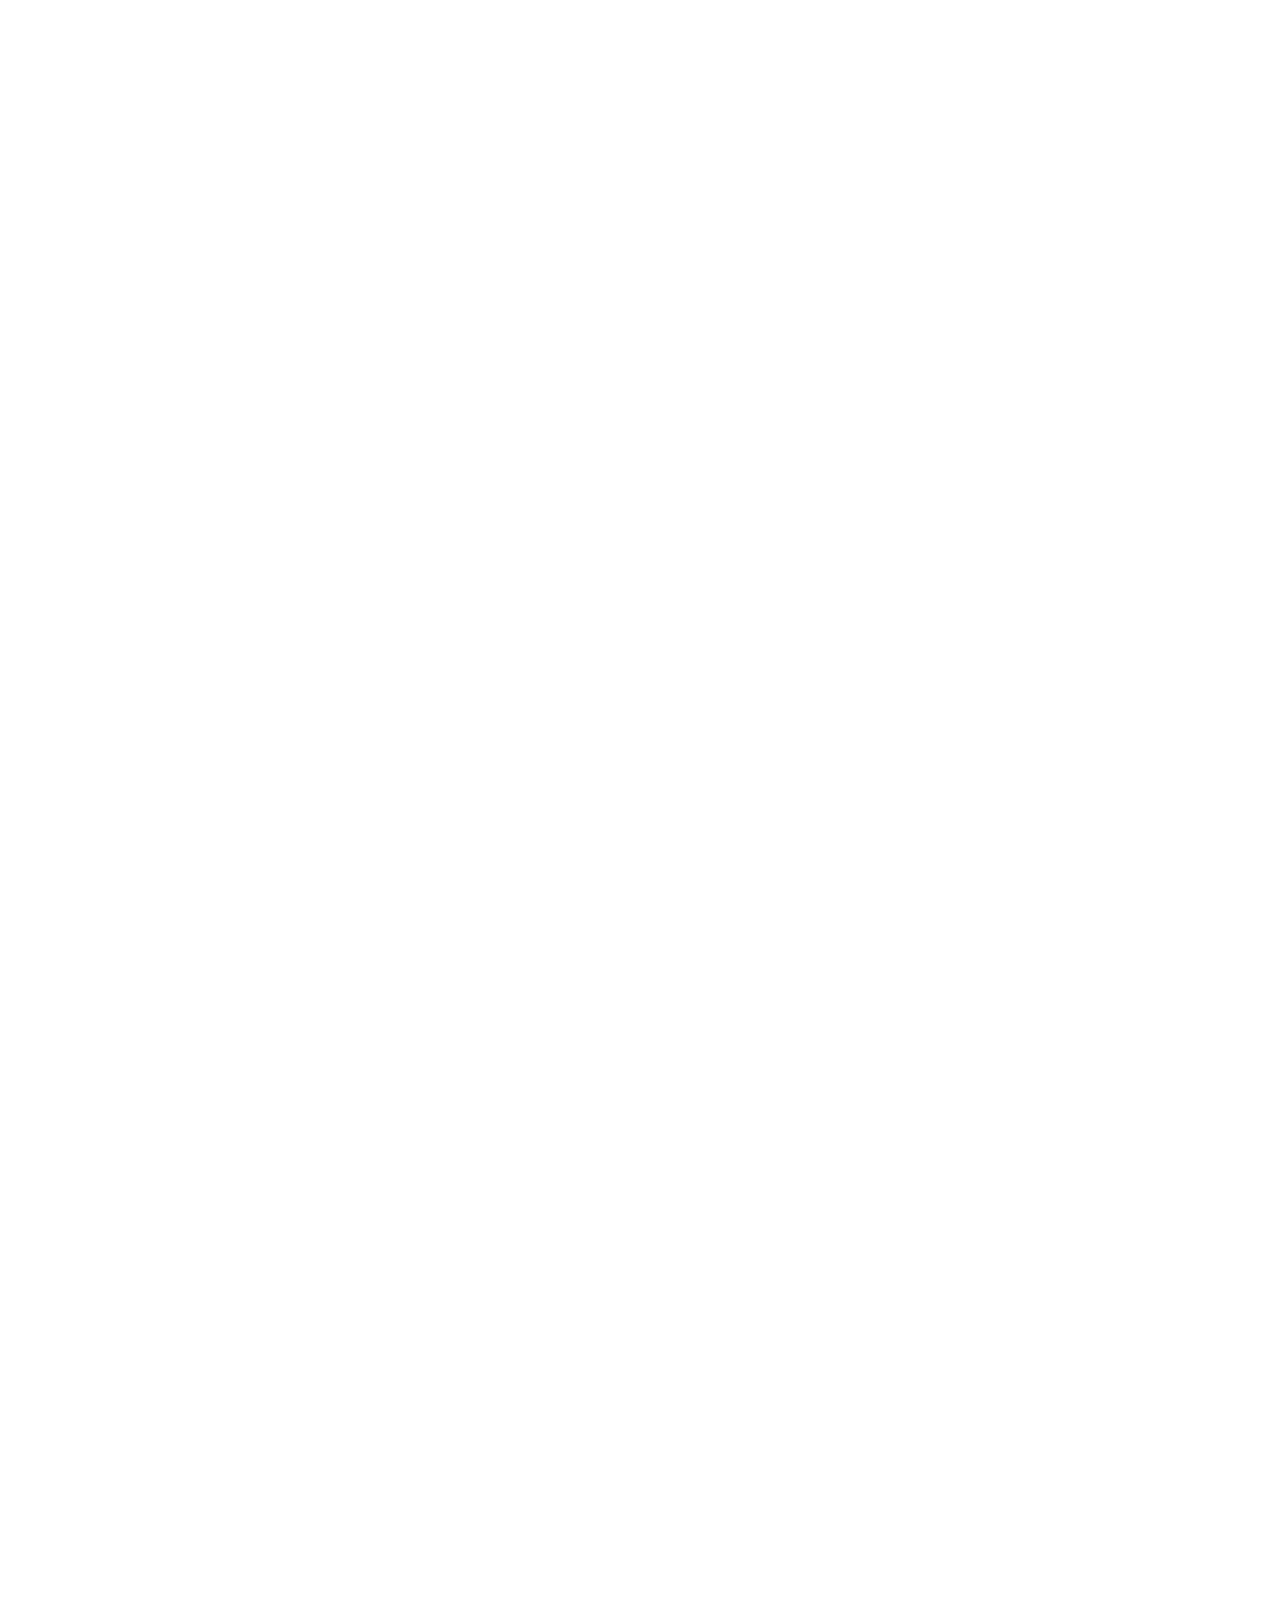
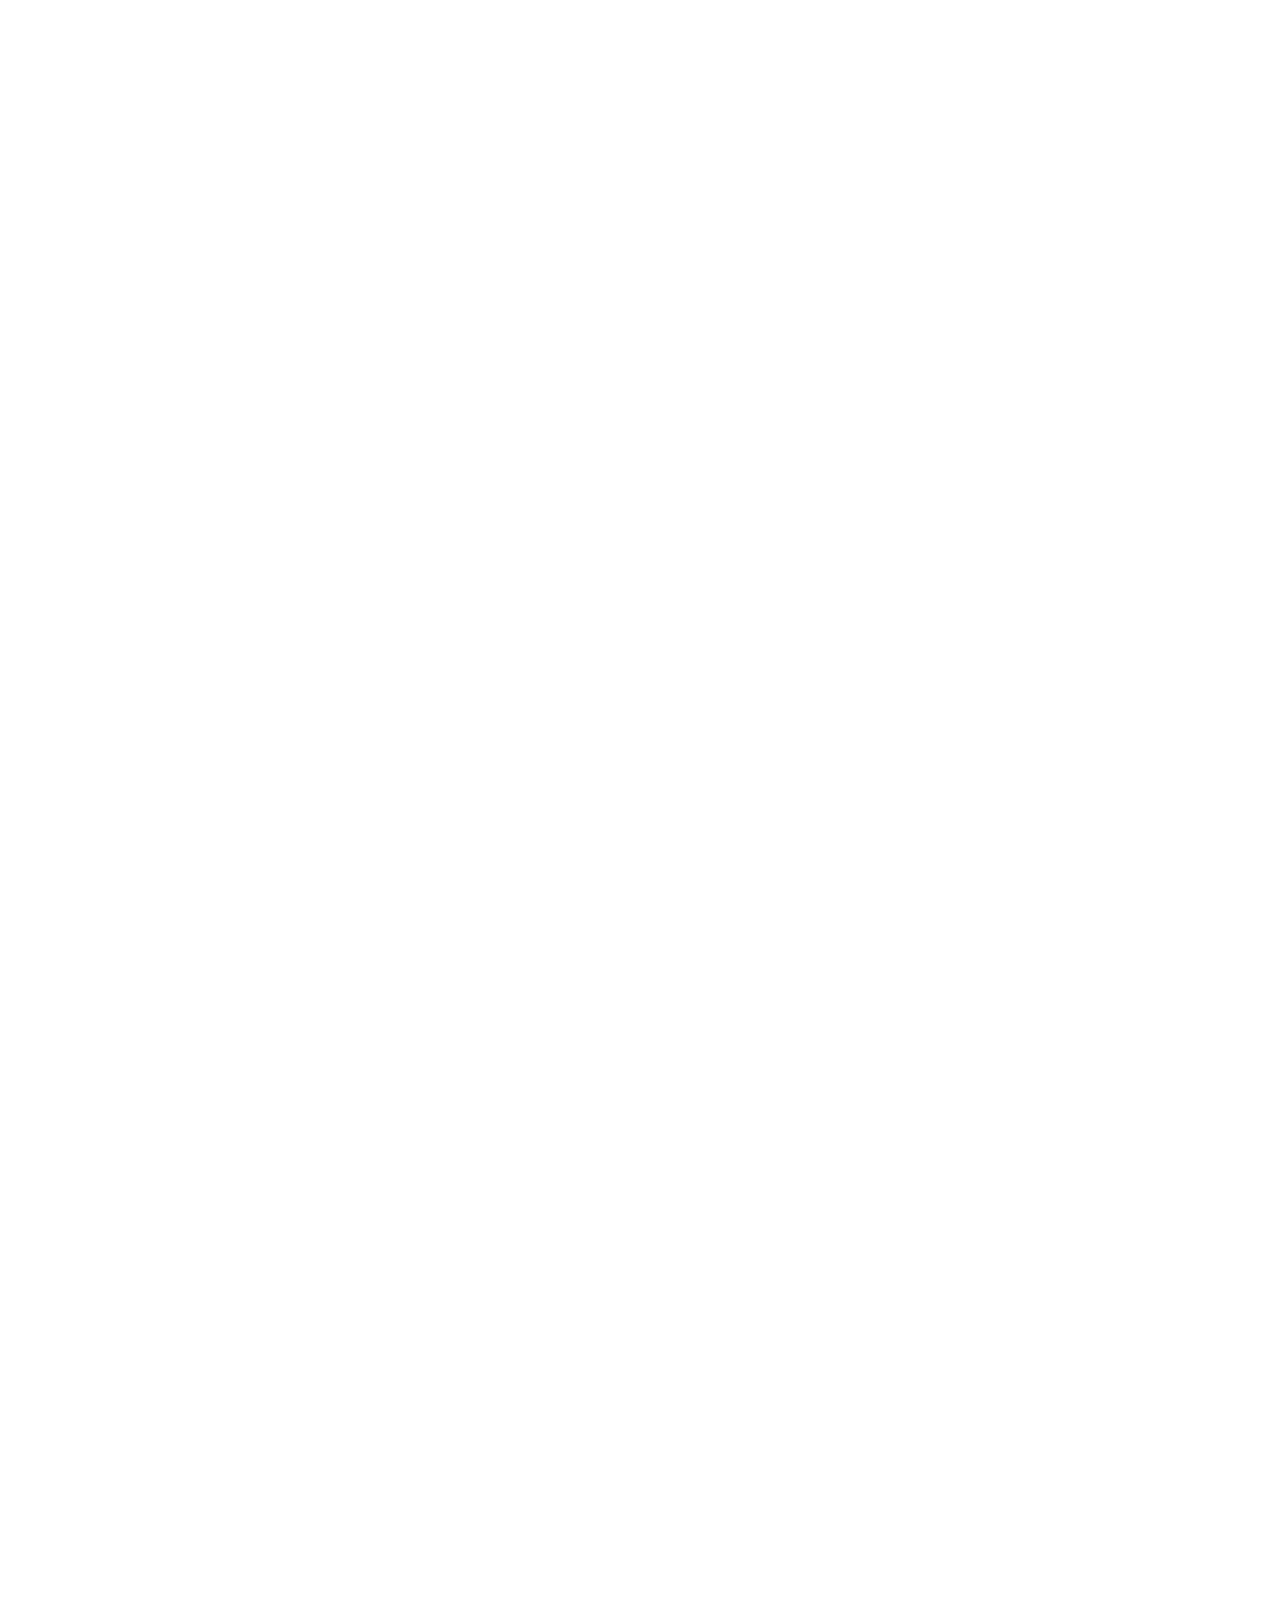
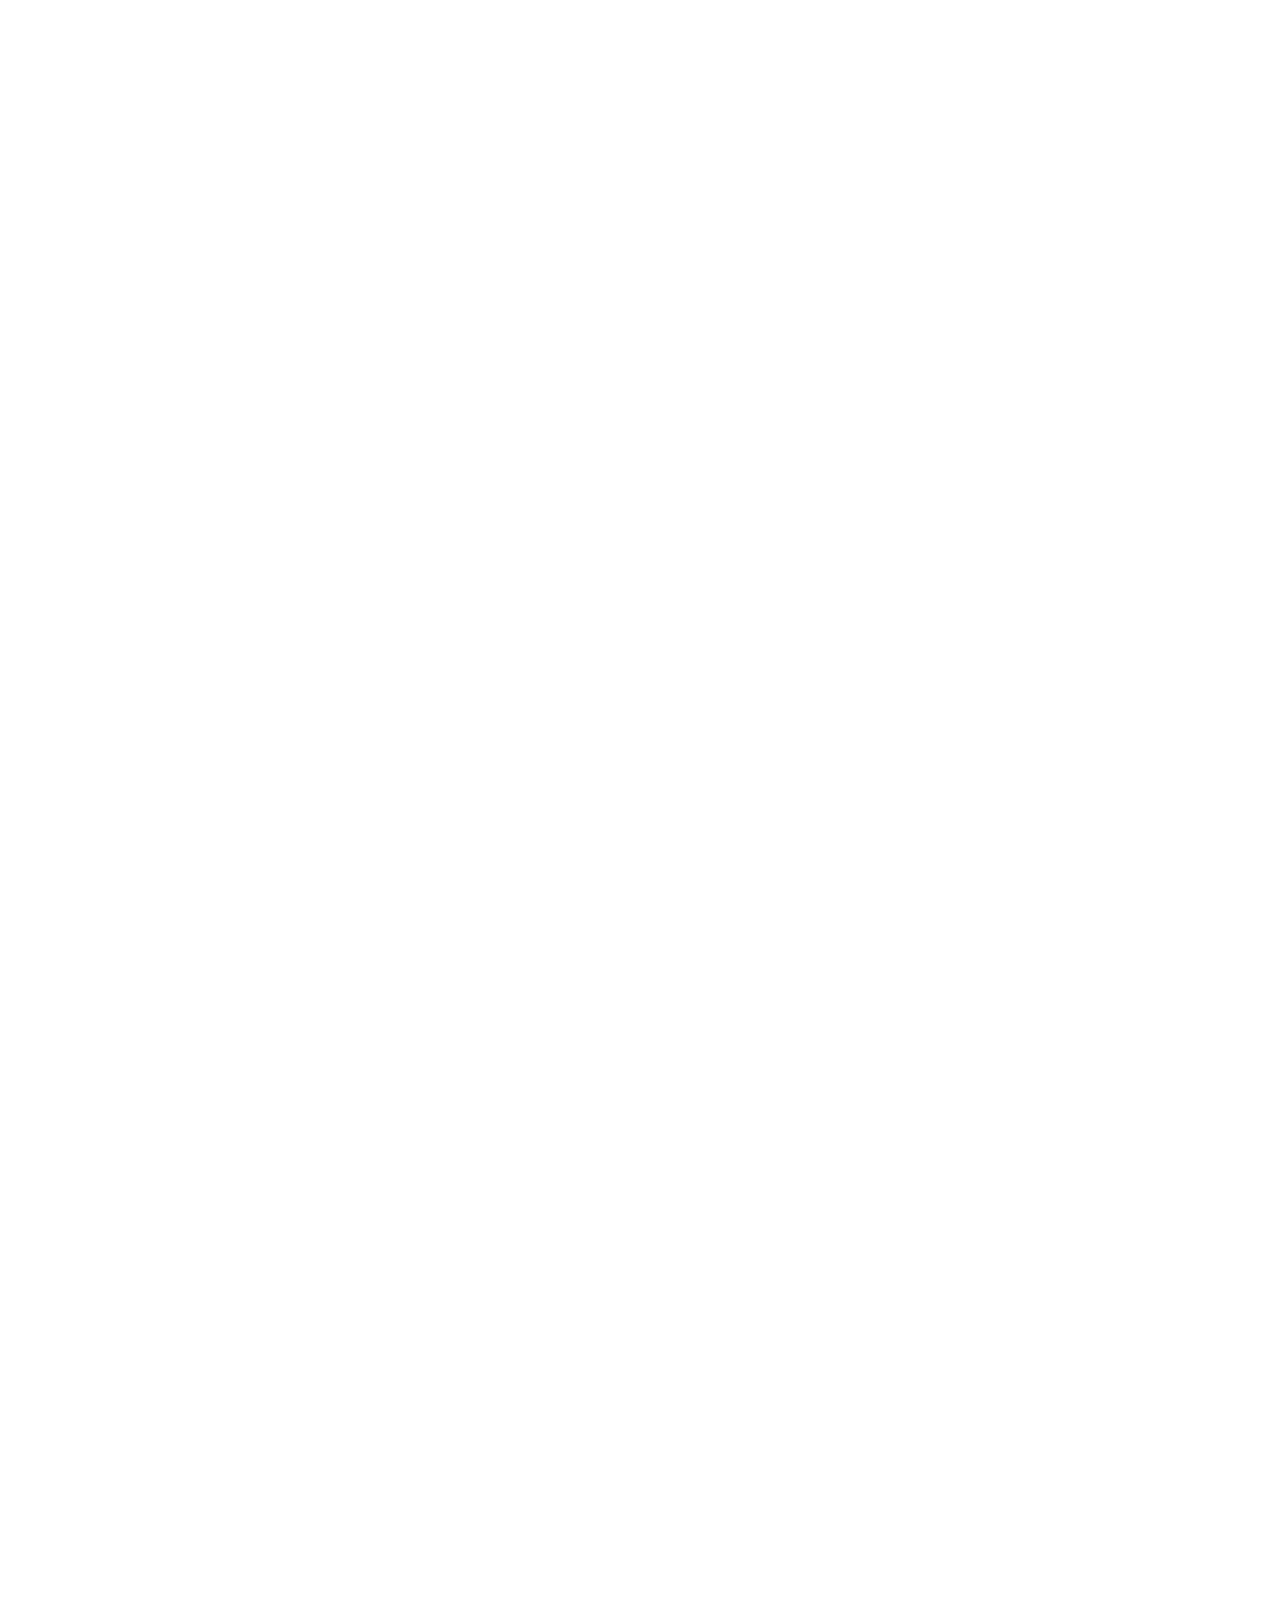
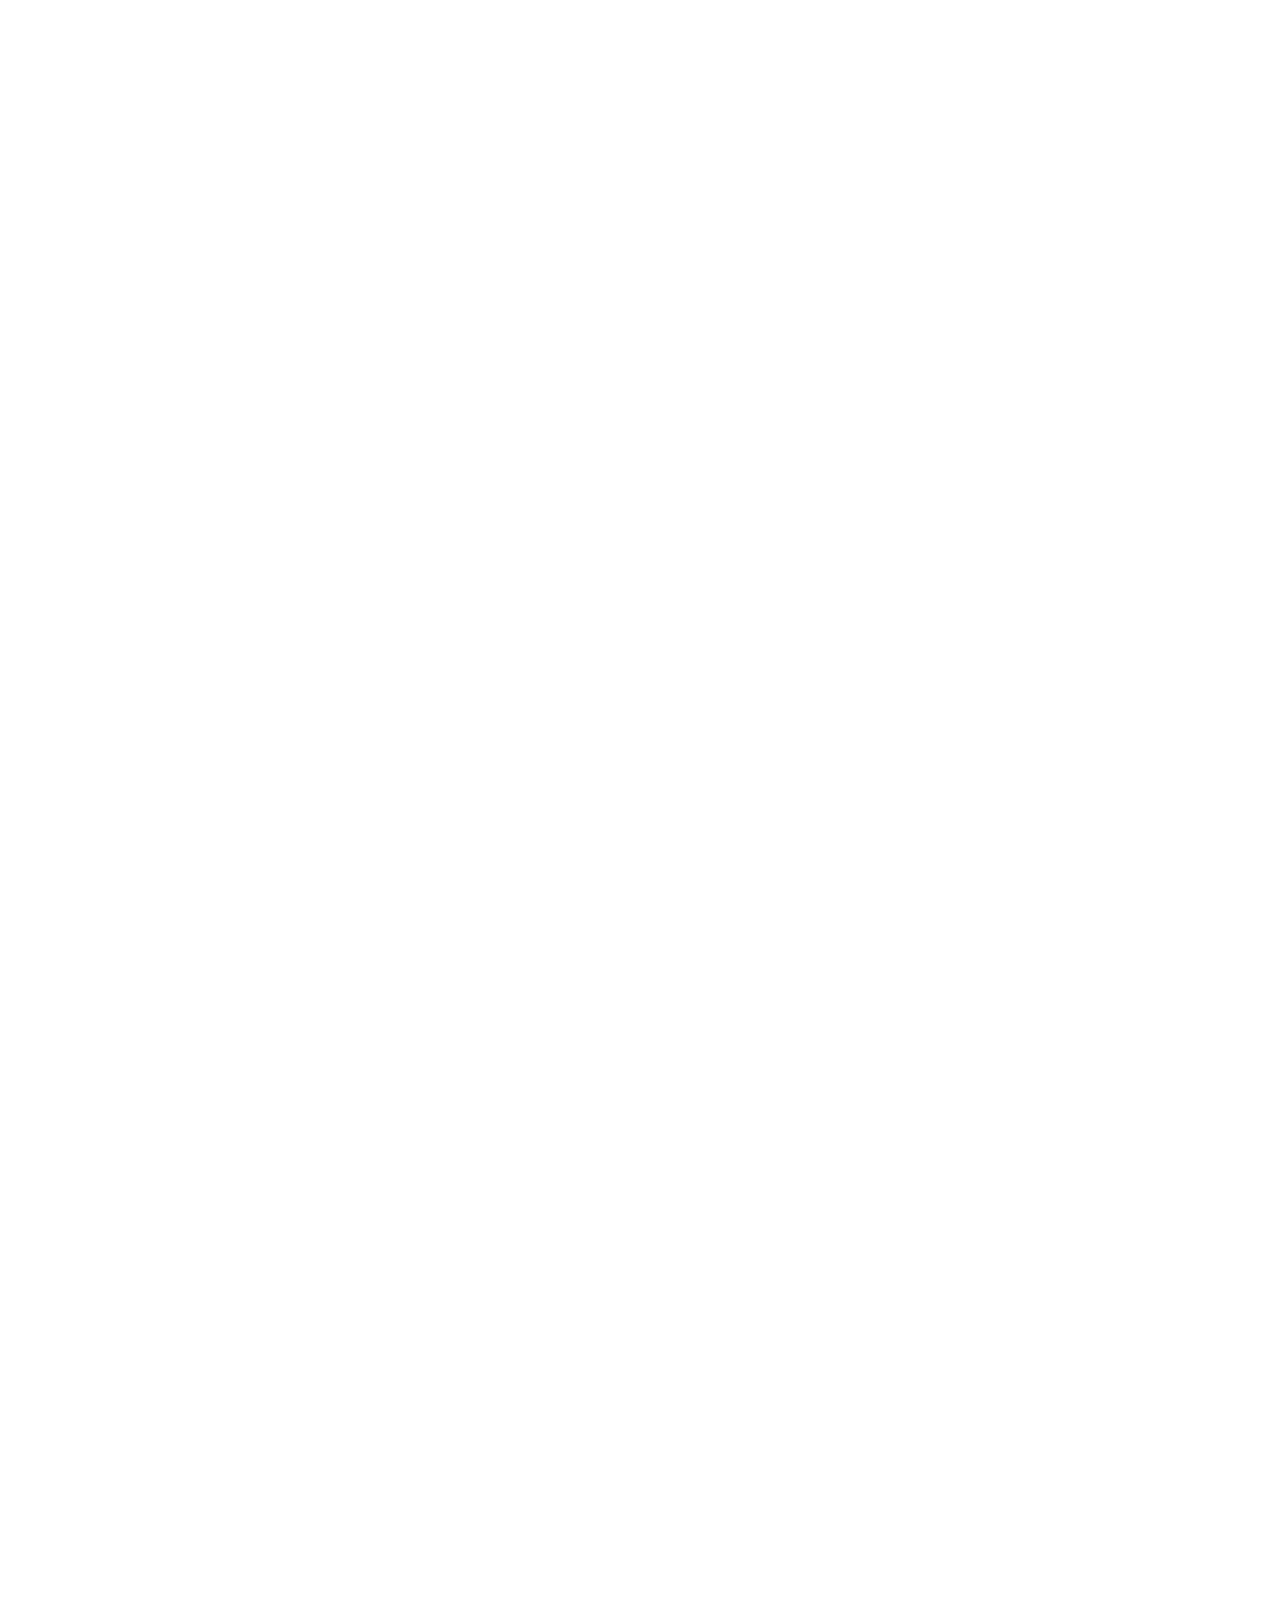
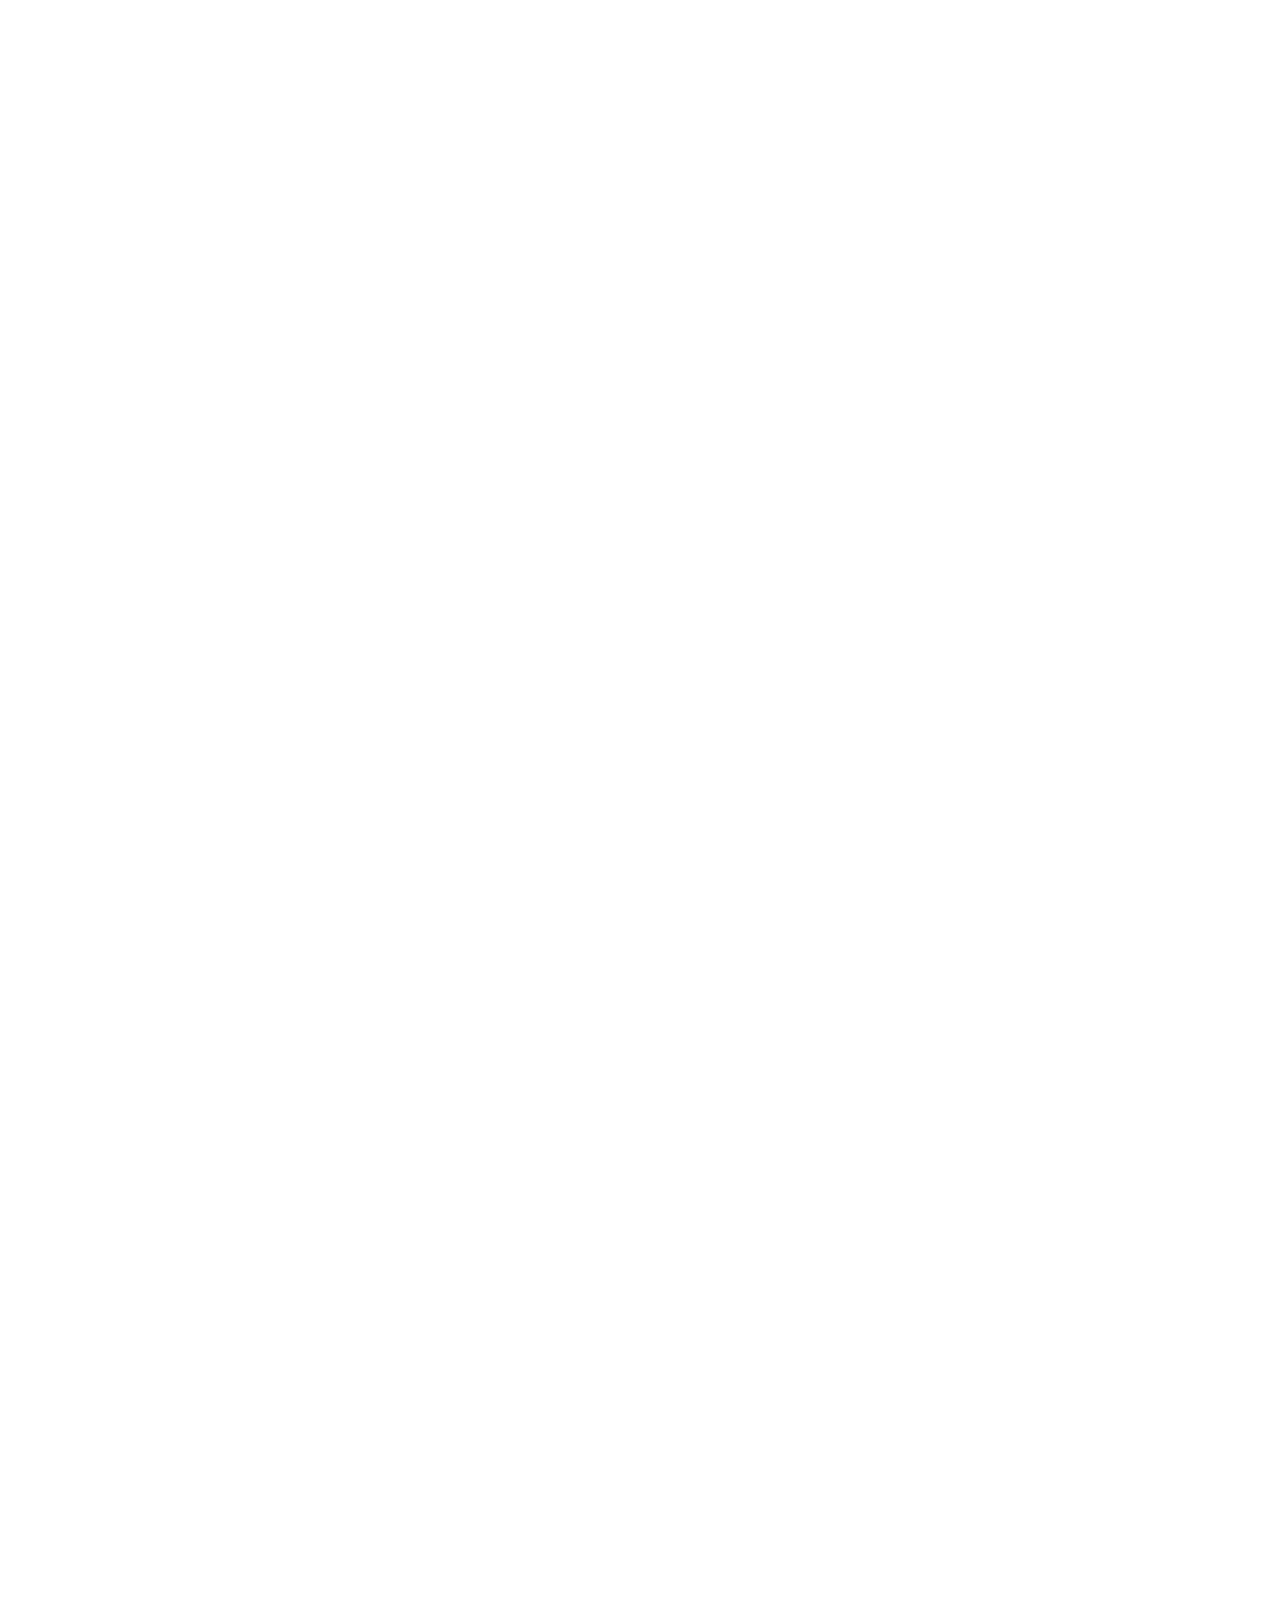
<file: scripts/www/7CCEMEMB Embedded System Design/笔记.html>
<!DOCTYPE html>
<html lang="en">
<head>
    
    
    <meta charset="utf-8">
    <meta name="viewport" content="width=device-width, initial-scale=1">

    <link rel="shortcut icon" href="../favicon.ico">
    
        <link href="../assets/styles.css" rel="stylesheet">
    
        <link href="../assets/scripts.css" rel="stylesheet">
    
    
        <script type="module" src="../assets/scripts.js"></script>
    
    
    
    
    <title>笔记 - King&#39;s College London</title>
    <script>
        // Load dark/light theme as soon as possible to avoid color flashes.
        let theme = localStorage.getItem("theme");
        if (!theme) {
            theme = window.matchMedia && window.matchMedia('(prefers-color-scheme: dark)').matches ? "dark" : "light";
        }
        document.documentElement.classList.add(`theme-${theme}`);

        window.glob = {
            isStatic: true,
            theme
        };
    </script>
    <!-- HTML Meta Tags -->
    <meta name="description" content="">
    <!-- Facebook Meta Tags -->
    <meta property="og:url" content="">
    <meta property="og:type" content="website">
    <meta property="og:title" content="笔记 - King&#39;s College London">
    <meta property="og:description" content="">
    <meta property="og:image" content="">
    <!-- Twitter Meta Tags -->
    <meta name="twitter:card" content="summary_large_image">
    <meta property="twitter:domain" content="">
    <meta property="twitter:url" content="">
    <meta name="twitter:title" content="笔记 - King&#39;s College London">
    <meta name="twitter:description" content="">
    <meta name="twitter:image" content="">
    <!-- Meta Tags Generated via https://opengraph.dev -->
    <meta name="theme-color" content="">
    
</head>

<body data-note-id="ngt1KsPq5da9" class="type-text" data-ancestor-note-id="2Q5IsQ2Y5GfB">

<div id="mobile-header">
    <a href="../">
            <img src="../icon-color.svg" width="32" height="24.150943396226417" alt="Logo" />
        King&#39;s College London
    </a>
    <button aria-label="Show Mobile Menu" id="show-menu-button"><svg xmlns="http://www.w3.org/2000/svg" width="24" height="24" viewBox="0 0 24 24" fill="currentColor"><path d="M4 6h16v2H4zm0 5h16v2H4zm0 5h16v2H4z"></path></svg></button>
</div>
<div id="split-pane">
    <div id="left-pane">
        <div id="navigation">
            <div id="site-header">
                <a href="../">
                    <img src="../icon-color.svg" width="53" height="40" alt="Logo" />
                    King&#39;s College London
                </a>
                <div class="theme-selection">
                    <span id="sitetheme">网站主题</span>
                    <label class="switch">
                      <input type="checkbox" aria-labelledby="sitetheme">
                      <span class="slider"></span>
                      <svg class="dark-icon" xmlns="http://www.w3.org/2000/svg" width="24" height="24" viewBox="0 0 24 24" fill="currentColor"><path d="M20.742 13.045a8.088 8.088 0 0 1-2.077.271c-2.135 0-4.14-.83-5.646-2.336a8.025 8.025 0 0 1-2.064-7.723A1 1 0 0 0 9.73 2.034a10.014 10.014 0 0 0-4.489 2.582c-3.898 3.898-3.898 10.243 0 14.143a9.937 9.937 0 0 0 7.072 2.93 9.93 9.93 0 0 0 7.07-2.929 10.007 10.007 0 0 0 2.583-4.491 1.001 1.001 0 0 0-1.224-1.224zm-2.772 4.301a7.947 7.947 0 0 1-5.656 2.343 7.953 7.953 0 0 1-5.658-2.344c-3.118-3.119-3.118-8.195 0-11.314a7.923 7.923 0 0 1 2.06-1.483 10.027 10.027 0 0 0 2.89 7.848 9.972 9.972 0 0 0 7.848 2.891 8.036 8.036 0 0 1-1.484 2.059z"></path></svg>
                      <svg class="light-icon" xmlns="http://www.w3.org/2000/svg" width="24" height="24" viewBox="0 0 24 24" fill="currentColor"><path d="M6.993 12c0 2.761 2.246 5.007 5.007 5.007s5.007-2.246 5.007-5.007S14.761 6.993 12 6.993 6.993 9.239 6.993 12zM12 8.993c1.658 0 3.007 1.349 3.007 3.007S13.658 15.007 12 15.007 8.993 13.658 8.993 12 10.342 8.993 12 8.993zM10.998 19h2v3h-2zm0-17h2v3h-2zm-9 9h3v2h-3zm17 0h3v2h-3zM4.219 18.363l2.12-2.122 1.415 1.414-2.12 2.122zM16.24 6.344l2.122-2.122 1.414 1.414-2.122 2.122zM6.342 7.759 4.22 5.637l1.415-1.414 2.12 2.122zm13.434 10.605-1.414 1.414-2.122-2.122 1.414-1.414z"></path></svg>
                    </label>
                    <script>
                        const el = document.querySelector(".theme-selection input");
                        el.checked = (glob.theme === "dark");
                    </script>
                </div>
                
                    <div class="search-item">
                        <svg class="search-icon" xmlns="http://www.w3.org/2000/svg" width="24" height="24" viewBox="0 0 24 24" fill="currentColor"><path d="M10 18a7.952 7.952 0 0 0 4.897-1.688l4.396 4.396 1.414-1.414-4.396-4.396A7.952 7.952 0 0 0 18 10c0-4.411-3.589-8-8-8s-8 3.589-8 8 3.589 8 8 8zm0-14c3.309 0 6 2.691 6 6s-2.691 6-6 6-6-2.691-6-6 2.691-6 6-6z"></path></svg>
                        <input type="text" class="search-input" placeholder="搜索...">
                    </div>
                
            </div>
        
            <nav id="menu">
                

    



<ul>
    
    
        <li class="submenu-item expanded">
            

    
    <a class="type-text" href="../7CCEMEMB%20Embedded%20System%20Desig.html">
        <button class="collapse-button" aria-label="展开"><svg xmlns="http://www.w3.org/2000/svg" viewBox="0 0 24 24" fill="none" stroke="currentColor" stroke-width="2" stroke-linecap="round" stroke-linejoin="round" class="svg-icon right-triangle"><path d="M3 8L12 17L21 8"></path></svg></button>
        <span><i class="bx bx-folder"></i> 7CCEMEMB Embedded System Design</span>
    </a>




<ul>
    
    
        <li class="item expanded">
            

    
    <a class="type-text active" href="%E7%AC%94%E8%AE%B0.html">
        
        <span><i class="bx bx-note"></i> 笔记</span>
    </a>





        </li>
    
</ul>


        </li>
    
    
        <li class="submenu-item">
            

    
    <a class="type-text" href="../7CCEMTN1%20Telecommunications%20Ne.html">
        <button class="collapse-button" aria-label="展开"><svg xmlns="http://www.w3.org/2000/svg" viewBox="0 0 24 24" fill="none" stroke="currentColor" stroke-width="2" stroke-linecap="round" stroke-linejoin="round" class="svg-icon right-triangle"><path d="M3 8L12 17L21 8"></path></svg></button>
        <span><i class="bx bx-folder"></i> 7CCEMTN1 Telecommunications Networks I</span>
    </a>




<ul>
    
    
        <li class="item">
            

    
    <a class="type-text" href="../7CCEMTN1%20Telecommunications%20Networks%20I/%E7%AC%94%E8%AE%B0.html">
        
        <span><i class="bx bx-note"></i> 笔记</span>
    </a>





        </li>
    
    
        <li class="item">
            

    
    <a class="type-text" href="../7CCEMTN1%20Telecommunications%20Networks%20I/2025%20Mock%20Paper.html">
        
        <span><i class="bx bx-note"></i> 2025 Mock Paper</span>
    </a>





        </li>
    
    
        <li class="item">
            

    
    <a class="type-text" href="../7CCEMTN1%20Telecommunications%20Networks%20I/Example%20questions.html">
        
        <span><i class="bx bx-note"></i> Example questions</span>
    </a>





        </li>
    
</ul>


        </li>
    
</ul>


            </nav>
           
        </div>
    </div>
    <div id="right-pane">
        <div id="main">
            <div id="content" class="type-text ck-content">
                
                    <h1 id="title">笔记</h1>
                
                    
                    <h2>7CCEMEMB Embedded System Design<a id="7ccememb-embedded-system-design" class="toc-anchor" name="7ccememb-embedded-system-design" href="#7ccememb-embedded-system-design">#</a></h2><h2>I. Introduction<a id="i-introduction" class="toc-anchor" name="i-introduction" href="#i-introduction">#</a></h2><p>Embedded systems are a combination of computer hardware and software designed for a specific function.</p><h3>Types of different embedded systems:<a id="types-of-different-embedded-systems" class="toc-anchor" name="types-of-different-embedded-systems" href="#types-of-different-embedded-systems">#</a></h3><ul><li data-list-item-id="e569266c75103717165e90a7b1b5ab8d9">Microcontroller</li><li data-list-item-id="efe1b9d6e80bba5861c3f50ca9e426f74">Microprocessor</li><li data-list-item-id="ed584f2236d6e3f177d8b9f9c7b955afb">System on a chip (SoCs)</li><li data-list-item-id="ea851da936f1da678ed00a1cdcd756f91">Field Programmable Gate Arrays (FPGA)</li></ul><h3>Challenges in embedded system design:<a id="challenges-in-embedded-system-design" class="toc-anchor" name="challenges-in-embedded-system-design" href="#challenges-in-embedded-system-design">#</a></h3><ul><li data-list-item-id="e4cefd186cfda71df15427cc60acad6a5">Sophisticated(精密的) functionality</li><li data-list-item-id="e1c3394da222ea94c8d27928b98c59c96">Real-time operation</li><li data-list-item-id="ef048151ff4098d67eea653d4e053e75f">Low manufacturing cost</li><li data-list-item-id="e9b86b64e4d5aae56df03ab021aff08a3">Low power consumption</li><li data-list-item-id="edafbe5473a4b4b80bc96053e666c4d9c">Often have to run sophisticated algorithms on multiple platforms</li><li data-list-item-id="e38486a39b55cae7534f9f2e7b1c59fe1">Often provide sophisticated user interfaces</li></ul><h3>Real-time embedded systems:<a id="real-time-embedded-systems" class="toc-anchor" name="real-time-embedded-systems" href="#real-time-embedded-systems">#</a></h3><p>correctness of the system behaviour not only depends</p><ul><li data-list-item-id="e999315593da3eafca796859a37c2e587">on the logical results of the computations</li><li data-list-item-id="e5cee3ea4e7c0aab18420e70dbb82d27b">on the time at which the result are produced</li></ul><h4>Hard Real-Time systems<a id="hard-real-time-systems" class="toc-anchor" name="hard-real-time-systems" href="#hard-real-time-systems">#</a></h4><ul><li data-list-item-id="effdc30ece3ad7b4ecad1a086035b6f83">Must always meet deadlines (critical task)</li><li data-list-item-id="ef6e9dfc667a607f61324b9ffc7bd8573">System fails if deadline window is missed. Example: airplane sensor, autopilot systems and spacecrafts.</li></ul><h4>Soft Real-Time system:<a id="soft-real-time-system" class="toc-anchor" name="soft-real-time-system" href="#soft-real-time-system">#</a></h4><ul><li data-list-item-id="eeb64658c4c4ad8a17e0bcc6f884aceef">Must try to meet deadlines (desirable task)</li><li data-list-item-id="e39f4d50e10877ab924ce78880fe29ecf">The system does not fail if few deadlines are missed.</li><li data-list-item-id="ef0adac4a5e271940f01f04b8cb669eac">Example, audio and video streams</li></ul><h3>Power Management<a id="power-management" class="toc-anchor" name="power-management" href="#power-management">#</a></h3><p>Modern microprocessors can control power consumption by</p><ul><li data-list-item-id="ea1a153ce59a65a9966bed188c5b64b07"><code spellcheck="false">disabling unused circuits</code> and</li><li data-list-item-id="e50f2da46d4fdcd503f69ae57c399221a"><code spellcheck="false">dynamically trimming clock speeds</code></li></ul><p>Software techniques:</p><ul><li data-list-item-id="e87291e8c9092d23d98658fd9b82bf74d">Dynamic voltage and frequency scaling (DVFS) to match system power consumption with required performance.</li></ul><h3>Embedded Systems Design Methodologies<a id="embedded-systems-design-methodologies" class="toc-anchor" name="embedded-systems-design-methodologies" href="#embedded-systems-design-methodologies">#</a></h3><ul><li data-list-item-id="eae9237529b7ae3b8ab896a28f51e7c7a">Top-down design: (start from most abstract description; work to most detailed)</li><li data-list-item-id="e264563541891b79d92ed79a065723098">Bottom-up design: (work from small components to big system)</li></ul><h4>Requirements Form / Sheet<a id="requirements-form-sheet" class="toc-anchor" name="requirements-form-sheet" href="#requirements-form-sheet">#</a></h4><figure class="table"><table><thead><tr><th>Items</th><th>Description</th></tr></thead><tbody><tr><td>Name</td><td>&nbsp;</td></tr><tr><td>Purpose</td><td>&nbsp;</td></tr><tr><td>Inputs</td><td>&nbsp;</td></tr><tr><td>Outputs</td><td>&nbsp;</td></tr><tr><td>Functions</td><td>&nbsp;</td></tr><tr><td>Performance</td><td>&nbsp;</td></tr><tr><td>Manufacture Costs</td><td>&nbsp;</td></tr><tr><td>Physical Size/weight</td><td>&nbsp;</td></tr><tr><td>Power</td><td>&nbsp;</td></tr></tbody></table></figure><p>Examples:</p><figure class="table"><table><thead><tr><th>Items</th><th>Description</th></tr></thead><tbody><tr><td>Name</td><td>GPS moving map</td></tr><tr><td>Purpose</td><td>Consumer-grade moving map for driving use</td></tr><tr><td>Inputs</td><td>Power button, two control buttons</td></tr><tr><td>Outputs</td><td>Back-lit LCD 400×600</td></tr><tr><td>Functions</td><td>Uses 5-receiver GPS system; three user-selectable resolutions; always displays current latitude and longitude</td></tr><tr><td>Performance</td><td>Updates screen within 0.25 seconds upon movement</td></tr><tr><td>Manufacture Costs</td><td>£40</td></tr><tr><td>Physical Size/weight</td><td>No more than 2×6 inches, 340g</td></tr><tr><td>Power</td><td>100mW</td></tr></tbody></table></figure><h3>Requirement<a id="requirement" class="toc-anchor" name="requirement" href="#requirement">#</a></h3><p>Informal description of what customer needs using plain language. It could be developed via interviewing customers, talking to marketing representatives, or getting feedback from customers. Requirements phase links customers with designers</p><h3>Specification<a id="specification" class="toc-anchor" name="specification" href="#specification">#</a></h3><p>Precise description of what design team should deliver.</p><p>The requirements may be functional and non-functional.</p><ul><li data-list-item-id="e9f8c56aa1288c0e6c93fe5ab73f90bbb">Non-functional<ul><li data-list-item-id="ede6e3db099800c92f0971f51223d903e">time required to compute output</li><li data-list-item-id="efe042cfe01e63b8c22c8c9217de6e799">power consumption</li><li data-list-item-id="ef1c7233fbad433808b2cf157b3623adf">manufacturing cost</li><li data-list-item-id="eba2714062d6e97dcf7e1abc9976f8a62">physical size, weight</li><li data-list-item-id="e4a10efb8bc39029497974d9ce4c573f5">time-to-market</li><li data-list-item-id="ecff404ab629c199a56eb0af0f18edc84">reliability</li></ul></li><li data-list-item-id="eb7e8c614fb3c4cce6d13654f7ba0c7f9">Functional<ul><li data-list-item-id="e5dcd3db2ef6e2a4825f594482d234318">input/output relationships</li></ul></li></ul><p>Many specification styles:</p><ul><li data-list-item-id="ea3b3705d5df99af14f0b966eca1bc2cb">Control-oriented vs. Data-oriented;</li><li data-list-item-id="e2be61fc8c9cf519d62a351f26aefc4ff">Textual vs. Graphical.</li></ul><h3>Harvard vs Von Neumann Architecture<a id="harvard-vs-von-neumann-architecture" class="toc-anchor" name="harvard-vs-von-neumann-architecture" href="#harvard-vs-von-neumann-architecture">#</a></h3><ul><li data-list-item-id="e66a9c731e0e60ea358044d3dac50f429">Harvard architecture has a separate program memory and data memory, which are accessed from separate buses.</li><li data-list-item-id="e1a48720cc6899c837493cb0f86ebd156">This improves bandwidth over traditional von Neumann architecture, in which program and data are fetched from the same memory using the same bus.&nbsp;</li></ul><figure class="image" style="height:auto;"><img alt="文章图片" loading="lazy" style="aspect-ratio:778/292;" src="笔记_image.png" width="778" height="292"></figure><h2>II. Embedded System Architecture<a id="ii-embedded-system-architecture" class="toc-anchor" name="ii-embedded-system-architecture" href="#ii-embedded-system-architecture">#</a></h2><h3>Computer<a id="computer" class="toc-anchor" name="computer" href="#computer">#</a></h3><p>A calculating machine that can</p><ul><li data-list-item-id="e2d62fe71776760d2819eb2b01d002f61">Accepts input information.</li><li data-list-item-id="e494bb1af5b2e7c11480d63f17833c65b">Processes the information according to a list of internally stored instructions</li><li data-list-item-id="e81bff39492139a26ad7a8425ca70c57a">Produces the resulting output information.</li></ul><h3>Microprocessor<a id="microprocessor" class="toc-anchor" name="microprocessor" href="#microprocessor">#</a></h3><p>It consists of only a central processing unit and uses an external bus to interface to RAM, ROM, and other peripherals. (e.g. CPU of a computer ...)</p><ul><li data-list-item-id="e3c8f4893fa6be252011ffffd376effa5">higher processing speed</li></ul><h3>Microcontroller<a id="microcontroller" class="toc-anchor" name="microcontroller" href="#microcontroller">#</a></h3><p><img alt="文章图片" loading="lazy" style="height:auto;" src="笔记_image-1.png" width="385" height="211"></p><ul><li data-list-item-id="e803cc760e554c7b191d639590917ac25">more cost-effective</li><li data-list-item-id="e50f03c5d913c1de1d42ce62351d28051">more efficient power saving (e.g. the control board of a washing machine / microwave oven ...)</li></ul><h3>Functional Units of a computer<a id="functional-units-of-a-computer" class="toc-anchor" name="functional-units-of-a-computer" href="#functional-units-of-a-computer">#</a></h3><ul><li data-list-item-id="e7628a265b79dfa52fb34588d915c7e70">Input<ul><li data-list-item-id="e7059e594cbf9f12f83b5ef14ef3a0499">Keyboard ...</li></ul></li><li data-list-item-id="e40048f1c2905e22a58cf2f4e1b4b337c">Output<ul><li data-list-item-id="e3677bda17efda7e0ad7efa0da71d3ca4">monitor ...</li><li data-list-item-id="e8f26bd3bdb181598a729ea207c55374c">printer ...</li></ul></li><li data-list-item-id="e99778eafba4d5e192e135b094b70eb4a">ALU<ul><li data-list-item-id="e20412ab4c55fa3d64999143853b693ba">perform the desired operations on input info by instructions in the mem.</li></ul></li><li data-list-item-id="ea900f3df6b59b196f8e73c7d9e915ab8">Control (coordinates various action)<ul><li data-list-item-id="e796c2abdd1ed9373bae81207f5ab9a4e">input</li><li data-list-item-id="e6006af859f412c30034483030e109f0b">output</li><li data-list-item-id="e80c9dca82b62935509a7c8b83049e81f">processing</li></ul></li><li data-list-item-id="e7933d051b0c70b1427e79bc6af56d553">Memory (stores information)<ul><li data-list-item-id="e07535c1ac66279dce9724fa1cd8d0d02">instructions</li><li data-list-item-id="e1f8bdf3dcc683b27027f3b9ee311a391">data</li></ul></li></ul><h3>How are the functional units are connected?<a id="how-are-the-functional-units-are-connected" class="toc-anchor" name="how-are-the-functional-units-are-connected" href="#how-are-the-functional-units-are-connected">#</a></h3><p>They may be connected by <code spellcheck="false">a group of parallel wires</code> which is called a <code spellcheck="false">bus</code>. <img alt="文章图片" loading="lazy" style="height:auto;" src="笔记_image_20251226_212032.png" width="578" height="172"></p><h4>Organisation of Cache and main memory<a id="organisation-of-cache-and-main-memory" class="toc-anchor" name="organisation-of-cache-and-main-memory" href="#organisation-of-cache-and-main-memory">#</a></h4><p><img alt="文章图片" loading="lazy" style="height:auto;" src="笔记_image_20251226_211353.png" width="582" height="288"></p><h3>Arithmetic Logic Units<a id="arithmetic-logic-units" class="toc-anchor" name="arithmetic-logic-units" href="#arithmetic-logic-units">#</a></h3><p>ALU has two units:</p><ul><li data-list-item-id="e71c07aca83306930b8fce211caca862e">Arithmetic Units perform all <code spellcheck="false">arithmetic operations</code> in a computer, and simple things like add one to a number.</li><li data-list-item-id="e47f8042a0cff8f17e973cf574bd6d0e4">Logic Units perform the <code spellcheck="false">logical operations</code> and simple numerical tests such as negative or positive.</li></ul><h3>Half Adder and Full Adder<a id="half-adder-and-full-adder" class="toc-anchor" name="half-adder-and-full-adder" href="#half-adder-and-full-adder">#</a></h3><p>Computers use binary for addition. Addition has two outputs: <strong>Sum (Sum)</strong> and <strong>Carry (Carry)</strong>.</p><h4>Half Adder<a id="half-adder" class="toc-anchor" name="half-adder" href="#half-adder">#</a></h4><ul><li data-list-item-id="e922708163a6c8a837533bf199b93284e">can only handle the addition of two 1-bit binary numbers (A and B).</li><li data-list-item-id="ec7bfe6e254b249d6351e9a0dd2a169cb">Cannot handle the carry-in bit.</li><li data-list-item-id="e0d79d72c6e669787139976206e7fa38b">Output:&nbsp;<span class="math-tex">\(Sum = A \oplus B\)</span>&nbsp;(different or),&nbsp;<span class="math-tex">\(Carry = A \cdot B\)</span>&nbsp;(and).</li></ul><h4>Full Adder<a id="full-adder" class="toc-anchor" name="full-adder" href="#full-adder">#</a></h4><ul><li data-list-item-id="e5f9f9b7470f2a5f036fd2cca7ee87b05">Can handle three inputs: two additions A, B, and the previous carry-in bit (<span class="math-tex">\(C_{in}\)</span>).</li></ul><h4>Differences<a id="differences" class="toc-anchor" name="differences" href="#differences">#</a></h4><p>A full adder can be "cascaded" to form a multi-bit adder (e.g., 8-bit or 64-bit addition), whereas a half adder is usually used for lowest-bit calculations only.</p><h3>How Control Unit works?<a id="how-control-unit-works" class="toc-anchor" name="how-control-unit-works" href="#how-control-unit-works">#</a></h3><ul><li data-list-item-id="e356cb3c02731322aa99e692a5635836b"><code spellcheck="false">Fetch</code>: Reads the address of the next instruction to be executed from memory.</li><li data-list-item-id="ed616c25f5ef98d410893d431f454908a"><code spellcheck="false">Decode</code>: Converts an instruction into an electronic control signal that determines what operation is to be performed (addition, jump, move data, etc.).</li><li data-list-item-id="e3b541f71999db66774b52631525421fc"><code spellcheck="false">Fetch Operands</code>: If the instruction requires data, the control unit directs the data to be fetched from memory or a register.</li><li data-list-item-id="e51d708616fff7d53c42726821ec2e165"><code spellcheck="false">Execute</code>: Sends a signal to the relevant component (e.g. ALU) to perform the task.</li><li data-list-item-id="e4e97bb4c1f9d0e1f5976068ced8ac7c9"><code spellcheck="false">Store/Write-back</code>: Stores the result back into a register or memory.</li></ul><p><br>&nbsp;</p><h2>III. Memory Architecture<a id="iii-memory-architecture" class="toc-anchor" name="iii-memory-architecture" href="#iii-memory-architecture">#</a></h2><h3>Memory Fundamentals &amp; Hardware (Lecture 3)<a id="memory-fundamentals-amp-hardware-lecture-3" class="toc-anchor" name="memory-fundamentals-amp-hardware-lecture-3" href="#memory-fundamentals-amp-hardware-lecture-3">#</a></h3><h4>1. Memory Hierarchy (存储层次结构)<a id="1-memory-hierarchy-存储层次结构" class="toc-anchor" name="1-memory-hierarchy-存储层次结构" href="#1-memory-hierarchy-存储层次结构">#</a></h4><p>Memory is organized in a pyramid based on speed, capacity, and cost.</p><ul><li data-list-item-id="e5d93aa72bbb0baa208a583dd0c669abe"><strong>CPU Registers (寄存器):</strong> The top of the pyramid. Fastest access, smallest capacity, located inside the CPU.</li><li data-list-item-id="eecbfddd2b7e69fc0be852755f33290ed"><strong>Cache (缓存):</strong> L1, L2, L3 SRAM. Very fast, bridges the speed gap between CPU and Main Memory.</li><li data-list-item-id="ed26975a0c756dbc86ecedf7f8afe58d1"><strong>Main Memory (主存):</strong> DRAM. Larger capacity, slower than cache.</li><li data-list-item-id="eeae9756f80ce459438eee968dcc6028f"><strong>Secondary Memory (二级存储):</strong> Flash or Magnetic (HDD). Slowest, largest capacity, non-volatile.</li></ul><blockquote><p><strong>Note:</strong> In embedded systems, code execution usually happens directly from <strong>Flash Memory</strong>.</p></blockquote><h4>2. Building Blocks (构建模块)<a id="2-building-blocks-构建模块" class="toc-anchor" name="2-building-blocks-构建模块" href="#2-building-blocks-构建模块">#</a></h4><ul><li data-list-item-id="eb340009f875123617ae614d393666862"><strong>Logic Gates (逻辑门):</strong> The basic unit (AND, OR, NOT) used to create memory circuits.</li><li data-list-item-id="e8ce7156ab196ba29aad4b270c9fad733"><strong>Latch (锁存器):</strong> Created by combining gates. It can store 1 bit of data. A "Gated Latch" has a "Write Enable" line.</li><li data-list-item-id="eed5119e6489e6619bca0a1c9323c6029"><strong>Register (寄存器):</strong> A group of latches sharing a common "Write Enable" line. An 8-bit register holds 8 bits of data.</li><li data-list-item-id="eb5bf0cf887156a3c9cf796f3638006b8"><strong>RAM Construction:</strong> A matrix of latches addressed by Row and Column selectors (Multiplexer).</li></ul><h4>3. Memory Characteristics (存储特性)<a id="3-memory-characteristics-存储特性" class="toc-anchor" name="3-memory-characteristics-存储特性" href="#3-memory-characteristics-存储特性">#</a></h4><ul><li data-list-item-id="e5edc631a28abe46bc2f9fcb655943f87"><strong>Capacity (容量):</strong> The amount of storage. Embedded systems typically range from Kilobytes to Megabytes.</li><li class="ck-list-marker-bold" data-list-item-id="e526b5c94ed7b151b8cbb594a0dfcfbb9"><strong>Volatility (易失性):</strong><ul><li data-list-item-id="e8248ce8c07e44f0120c444def9086bbd"><strong>Volatile (易失性):</strong> Loses data when power is off (e.g., SRAM, DRAM, Registers).</li><li data-list-item-id="ead1268506d4d632671db57276bfa037c"><strong>Non-Volatile (非易失性):</strong> Retains data without power (e.g., ROM, Flash, EEPROM).</li></ul></li><li data-list-item-id="ee7a34a2e0ebd17ae27f4d99f24ce0e95"><strong>Access Method (访问方式):</strong> <strong>Random Access (随机访问)</strong> allows accessing any location instantly given an address.</li><li data-list-item-id="e61f1d920ee56eac8b6c9088104ff6d7e"><strong>Latency (延迟):</strong> The time taken to transfer a single word of data to/from memory.</li></ul><p><br>&nbsp;</p><h3>Memory Architecture &amp; Segments (Lecture 4)<a id="memory-architecture-amp-segments-lecture-4" class="toc-anchor" name="memory-architecture-amp-segments-lecture-4" href="#memory-architecture-amp-segments-lecture-4">#</a></h3><h4>1. The Platform &amp; Memory Map (平台与内存映射)<a id="1-the-platform-amp-memory-map-平台与内存映射" class="toc-anchor" name="1-the-platform-amp-memory-map-平台与内存映射" href="#1-the-platform-amp-memory-map-平台与内存映射">#</a></h4><ul><li data-list-item-id="e98bd5fcfdcffa3cd59aba41260b997e2"><strong>Platform:</strong> Includes the CPU, the Integrated Circuit (IC), and Peripherals.</li><li data-list-item-id="efc5b6a5910e9326cc481911561fd4fe4"><strong>Memory Map (内存映射):</strong> The CPU views memory as a linear array of addresses. Different address ranges are assigned to Flash (Code), SRAM (Data), and Peripherals.</li></ul><h4>2. CPU Registers (ARM Cortex-M0+)<a id="2-cpu-registers-arm-cortex-m0" class="toc-anchor" name="2-cpu-registers-arm-cortex-m0" href="#2-cpu-registers-arm-cortex-m0">#</a></h4><p>Registers are the most tightly integrated memory.</p><ul><li data-list-item-id="ecbce451e181d56209f5b853ead1289be"><strong>General Purpose (通用寄存器):</strong> <code spellcheck="false">R0</code> - <code spellcheck="false">R12</code>, used for operations and operands.</li><li class="ck-list-marker-bold" data-list-item-id="eaafc9bbc4e081f1d6aaa9577b208a0cc"><strong>Special Purpose (专用寄存器):</strong><ul><li data-list-item-id="eb5bf99f337249e51a89d8e2f2cde9f12"><strong>SP (</strong><code spellcheck="false"><strong>R13</strong></code><strong> - Stack Pointer):</strong> Points to the top of the stack (MSP or PSP).</li><li data-list-item-id="e8cd44af94b57ee9bfa03c4464367cf3f"><strong>LR (</strong><code spellcheck="false"><strong>R14</strong></code><strong> - Link Register):</strong> Stores return addresses for function calls.</li><li data-list-item-id="e8e44e311724e83015f1c8fc9f7e66afa"><strong>PC (</strong><code spellcheck="false"><strong>R15</strong></code><strong> - Program Counter):</strong> Tracks the address of the current instruction.</li></ul></li></ul><h4>3. Memory Segments (内存段)<a id="3-memory-segments-内存段" class="toc-anchor" name="3-memory-segments-内存段" href="#3-memory-segments-内存段">#</a></h4><p>A program is divided into specific segments in memory:</p><ul><li class="ck-list-marker-bold" data-list-item-id="e1e49c78e4973f53b2385ea0e95825e0e"><strong>Code Segment (代码段):</strong><ul><li data-list-item-id="e8f5bfeb6a8e8f15b3f7703370183abb3">Located in <strong>Flash</strong> (Non-volatile).</li><li data-list-item-id="e5fd42623f158c3306262cf7954aff5bf">Read-Only.</li><li data-list-item-id="e3c450894a30e450b22745c827a0cc784">Stores instructions and constants.</li></ul></li><li class="ck-list-marker-bold" data-list-item-id="e0ff1653b64a941055149999f2910a791"><strong>Data Segment (数据段):</strong><ul><li data-list-item-id="e105c7772e71a59d69edc4626b5bf378d">Located in <strong>SRAM</strong> (Volatile).</li><li data-list-item-id="eca88ee12c944d7e352acdb4ca9cf19ea">Stores variables and the stack.</li><li class="ck-list-marker-bold" data-list-item-id="eb9ba26b8462d5f50179478af1beae62e"><strong>Sub-segments of Data Memory:</strong><ol><li data-list-item-id="ed056ebf0adb847d3f495eb7fb4bdbaa3"><strong>Stack (栈):</strong> Temporary storage for local variables and function parameters. It grows <strong>down</strong>.</li><li data-list-item-id="e165ce46987dc95ff56ab868fc02a94e0"><strong>Heap (堆):</strong> Dynamic storage (e.g., <code spellcheck="false">malloc</code>). It grows <strong>up</strong>.</li><li data-list-item-id="e82f0456c5ec0284b2d5bcd1942d74867"><strong>Data:</strong> Initialized global and static variables (Non-zero).</li><li data-list-item-id="e08f7e427c39f5ee5b5b2f2b5b1cfa550"><strong>BSS:</strong> Zero-initialized or uninitialized global/static variables.</li></ol></li></ul></li></ul><h4>4. Variable Scope &amp; Lifetime (变量作用域与生命周期)<a id="4-variable-scope-amp-lifetime-变量作用域与生命周期" class="toc-anchor" name="4-variable-scope-amp-lifetime-变量作用域与生命周期" href="#4-variable-scope-amp-lifetime-变量作用域与生命周期">#</a></h4><ul><li data-list-item-id="eb1f70f6fe88e75adfe7694b844e5f0c8"><strong>Global Variables (全局变量):</strong> Allocated at compile time. Exist for the lifetime of the program. Stored in Data or BSS segments.</li><li data-list-item-id="edfd264e7e79c19e11159dc28c8c4cdb6"><strong>Local Variables (局部变量):</strong> Allocated at run-time. Exist only during the function/block execution. Stored in the <strong>Stack</strong>.</li></ul><h3>Summary Q&amp;A<a id="summary-q-amp-a" class="toc-anchor" name="summary-q-amp-a" href="#summary-q-amp-a">#</a></h3><p><strong>1. How the memory works?</strong> Memory works by using digital circuits to store binary states (0s and 1s). It starts with basic logic gates (AND/OR/NOT) which form <strong>latches</strong>. Multiple latches form <strong>registers</strong> (to store bytes), and massive arrays of these latches form <strong>RAM</strong>, allowing data to be written or read based on specific addresses selected by a multiplexer .</p><p><strong>2. What are different types of memory?</strong> Memory is primarily categorized by volatility:</p><ul><li data-list-item-id="e2d2b428236f7a38a6b2b7b6ddb3099ea"><strong>Volatile Memory:</strong> Requires power to maintain data (e.g., <strong>SRAM</strong> for cache/internal data, <strong>DRAM</strong> for main memory).</li><li data-list-item-id="e26295299cd112e15e408bbcc78e0ca8d"><strong>Non-Volatile Memory:</strong> Retains data without power (e.g., <strong>Flash</strong> for code storage, <strong>EEPROM</strong>, <strong>ROM</strong>).</li></ul><p><strong>3. What is the Memory hierarchy in embedded systems?</strong> It is a structure balancing speed and cost:</p><ul><li data-list-item-id="eb3a443eb95a7e51093ed910cff4467c6"><strong>Top:</strong> CPU Registers (Fastest, Smallest).</li><li data-list-item-id="e1562ba4c44cb1ae6893e8ed921a6720c"><strong>Middle:</strong> SRAM (Fast, used for Data/Stack/Heap).</li><li data-list-item-id="ec0ac2a6f60f1a14b32c2403414c6abbb"><strong>Bottom:</strong> Flash (Slower, High Capacity, used for Code storage) .</li></ul><p><strong>4. How we communicate (read/write) with memory?</strong> The CPU communicates via a bus controller using three main signals:</p><ul><li data-list-item-id="efa98d7d3386edc7e222ba5e1df393365"><strong>Address Bus:</strong> Specifies <em>where</em> to read/write.</li><li data-list-item-id="ed56773257d5a8812d1ff8989ddb0db14"><strong>Data Bus:</strong> Carries the actual information.</li><li data-list-item-id="e51b1ee0f67065ae9ca21e26183987ef6"><strong>Control Bus (Read/Write/Enable):</strong> Signals whether to retrieve data or store it.</li></ul><p><strong>5. What is Data Memory vs. Code Memory?</strong></p><ul><li data-list-item-id="eb21c367c0bf675b820acea5719de5d8d"><strong>Code Memory (Flash):</strong> Stores the program instructions and constants. It is non-volatile and usually Read-Only during runtime.</li><li data-list-item-id="e90d9e3624f0a125e824a717c8d5407d3"><strong>Data Memory (SRAM):</strong> Stores variable data (variables, stack, heap). It is volatile and allows Read/Write operations during execution.</li></ul><p><strong>6. Stack vs. Heap?</strong></p><ul><li data-list-item-id="e8e29f05373a3def7c9f2d9f3e116b19b"><strong>Stack:</strong> Used for static memory allocation (local variables, function calls). It is ordered (LIFO - Last In First Out) and managed automatically by the compiler. It grows downwards in memory.</li><li data-list-item-id="e2a9ad76225aea9d83a0eba5d8044d2ce"><strong>Heap:</strong> Used for dynamic memory allocation (user-managed via <code spellcheck="false">malloc</code>/<code spellcheck="false">free</code>). It is unordered and grows upwards in memory.</li></ul><p><br>&nbsp;</p><h2>IIII. I/O Architecture and Program Execution<a id="iiii-i-o-architecture-and-program-execution" class="toc-anchor" name="iiii-i-o-architecture-and-program-execution" href="#iiii-i-o-architecture-and-program-execution">#</a></h2><h3>1. I/O Architecture (输入/输出架构)<a id="1-i-o-architecture-输入-输出架构" class="toc-anchor" name="1-i-o-architecture-输入-输出架构" href="#1-i-o-architecture-输入-输出架构">#</a></h3><h4>Digital to Analogue Converters (DAC, 数模转换器)<a id="digital-to-analogue-converters-dac-数模转换器" class="toc-anchor" name="digital-to-analogue-converters-dac-数模转换器" href="#digital-to-analogue-converters-dac-数模转换器">#</a></h4><p>DACs convert a digital binary signal (0s and 1s) into a continuous analog output signal.</p><ul><li data-list-item-id="ecd382d1d2f7a38271e44bc53509de5e8"><strong>Mechanism:</strong> Uses components like <strong>String Resistor Ladders (电阻梯)</strong> with switches to select a voltage level corresponding to the digital input.</li><li data-list-item-id="ed255e72e795a8566f611da321561552d"><strong>Key Formula:</strong>&nbsp;<span class="math-tex">\(V_{out} = V_{ref} \times (\frac{D}{2^n})\)</span>&nbsp;where&nbsp;<span class="math-tex">\(D\)</span>&nbsp;is the digital value and&nbsp;<span class="math-tex">\(n\)</span>&nbsp;is the number of bits.</li><li class="ck-list-marker-bold" data-list-item-id="ef265f00c4f6886e88f97d45f2b9ad5f4"><strong>Common Errors (常见误差):</strong><ul><li data-list-item-id="e23bf379a8d34331c908dae587e306e83"><strong>Offset Error (失调误差):</strong> Constant difference from the ideal output.</li><li data-list-item-id="ea7903a0886b2eefe1dbae6ed6a173f4f"><strong>Gain Error (增益误差):</strong> Difference proportional to the signal magnitude.</li><li data-list-item-id="ebc7ba97f3f2af8b544ed5016ff88289a"><strong>Integral Non-Linearity (INL, 积分非线性):</strong> Deviation of the characteristic curve from a straight line.</li></ul></li></ul><h4>Analogue to Digital Converters (ADC, 模数转换器)<a id="analogue-to-digital-converters-adc-模数转换器" class="toc-anchor" name="analogue-to-digital-converters-adc-模数转换器" href="#analogue-to-digital-converters-adc-模数转换器">#</a></h4><p>ADCs convert real-world analog signals (voltage) into digital data for the processor.</p><ul><li class="ck-list-marker-bold" data-list-item-id="e2a161cb721f7a31bf16febb00eb3e214"><strong>Process Flow:</strong><ol><li data-list-item-id="ef10bb3a72597ee1fbfa6568a4db28d1c"><strong>Transducer (传感器):</strong> Converts physical quantity to voltage.</li><li data-list-item-id="e1eb184eb6b7a5fddb3b51caf0388c501"><strong>Signal Conditioning (信号调理):</strong> Amplifies and filters noise.</li><li data-list-item-id="e8bb7b1e3353d7dfa8c5d83f78f54c6d9"><strong>Sample and Hold (采样保持):</strong> Uses a capacitor to hold the voltage steady during conversion.</li></ol></li><li class="ck-list-marker-bold" data-list-item-id="e216af7248d4fc7d5c20d5c89c7e0cdd4"><strong>Types of ADC:</strong><ul><li class="ck-list-marker-bold" data-list-item-id="e47ddc261f31ee14773f8004e1ff5f03f"><strong>Flash ADC (闪存型 ADC):</strong><ul><li data-list-item-id="efce2d6d19b64b36603cb2b1c9df2a150">Uses a bank of <strong>Comparators (比较器)</strong> and a <strong>Priority Encoder (优先编码器)</strong> in parallel.</li><li data-list-item-id="ef4484ef69c9ad8707d5a1d256ba034b8"><strong>Pros:</strong> Extremely fast (up to 30 Msps).</li><li data-list-item-id="e514bb119e5f42a150d9c04733e3203b1"><strong>Cons:</strong> Expensive and complex (number of comparators doubles with each added bit).</li></ul></li><li class="ck-list-marker-bold" data-list-item-id="ecca3a54cc010ae153db6107a3c4763e4"><strong>Successive Approximation Register ADC (SAR ADC, 逐次逼近型 ADC):</strong><ul><li data-list-item-id="eafde24b32cf6427bc3fce8249dc107aa">Uses a comparator and a DAC to test bits one by one (binary search).</li><li data-list-item-id="ee659ee8a23b9292b788d9570e11443a3"><strong>Pros:</strong> Reasonable cost, accurate, low power. Used in <strong>Raspberry Pi Pico</strong> (12-bit).</li></ul></li></ul></li><li class="ck-list-marker-bold" data-list-item-id="e4a24997eb84d8043f1a0776dd2bb8d2c"><strong>Sampling Theory (采样理论):</strong><ul><li data-list-item-id="e549e77e7e06a07603eac139059481dbe"><strong>Quantization (量化):</strong> Approximating continuous values to discrete steps. Max error is&nbsp;<span class="math-tex">\(\frac{1}{2} V_{LSB}\)</span>.</li><li data-list-item-id="e795815df80b968ad8ec8c793ebdf4fbc"><strong>Nyquist Theorem (奈奎斯特定理):</strong> Sampling frequency must be at least twice the highest signal frequency (<span class="math-tex">\(f_s \ge 2f_{max}\)</span>) to avoid <strong>Aliasing (混叠)</strong>.</li></ul></li></ul><h4>Pulse Width Modulation (PWM, 脉冲宽度调制)<a id="pulse-width-modulation-pwm-脉冲宽度调制" class="toc-anchor" name="pulse-width-modulation-pwm-脉冲宽度调制" href="#pulse-width-modulation-pwm-脉冲宽度调制">#</a></h4><p>A digital technique to simulate analog voltage by controlling the "ON" time of a pulse.</p><ul><li data-list-item-id="e06a602bd993400721c0eebd3f6dfab0c"><strong>Duty Cycle (占空比):</strong> The ratio of "ON" time to the total period.<ul><li data-list-item-id="e94da994cc1c0067e201f3045f32de2af">Longer ON time = Higher average voltage/speed.</li></ul></li><li data-list-item-id="eb505ba019f322ff8e76340c878748ae7"><strong>Applications:</strong> Controlling motor speed, LED brightness.</li><li data-list-item-id="eb7a3d035ce544f24d3512e63a455e837"><strong>RP2040:</strong> Has 8 PWM slices (16 outputs) and all GPIOs can be configured as PWM.</li></ul><h3>2. Program Execution (程序执行)<a id="2-program-execution-程序执行" class="toc-anchor" name="2-program-execution-程序执行" href="#2-program-execution-程序执行">#</a></h3><h4>The Instruction Cycle (指令周期)<a id="the-instruction-cycle-指令周期" class="toc-anchor" name="the-instruction-cycle-指令周期" href="#the-instruction-cycle-指令周期">#</a></h4><p>The processor executes a program by repeating a cycle:</p><ol><li data-list-item-id="e108f86a36a7ec23ac9d297103996ba56"><strong>Load/Fetch (取指):</strong> Read the instruction from memory.</li><li data-list-item-id="e46626b60627d978d33c83af65990a5c0"><strong>Decode (译码):</strong> Figure out the operation and required data.</li><li data-list-item-id="e86262636c836eec2f421af20c5584db1"><strong>Execute (执行):</strong> Perform the computation (ALU operations like Add, Sub).</li><li data-list-item-id="e360b89fd83f60d31e17312c6062ca66b"><strong>Next Instruction:</strong> Update the Program Counter (PC) to the next address or jump target.</li></ol><h3>Summary Q&amp;A<a id="summary-q-amp-a" class="toc-anchor" name="summary-q-amp-a" href="#summary-q-amp-a">#</a></h3><ol><li data-list-item-id="e357fad1ee8b242190e00fac210a2cd6e">What is the I/O interface in embedded system?</li></ol><p>The I/O interface consists of mechanisms and buses (like AHB/APB bridges) that allow the CPU to communicate with external peripherals (sensors, motors) and memory, enabling the system to interact with the physical world.</p><ol><li data-list-item-id="e87ff05dab305348085432ca85de9a729">How Digital to Analogue Converters (DAC) works?</li></ol><p>A DAC takes a binary number (digital code) and closes specific switches in a resistor network (like a string resistor ladder). This selects a specific voltage level from a reference voltage to output an analog signal proportional to the digital input.</p><ol><li data-list-item-id="e99ee73f4653ecc162b541ed5d6a5fa8e">What is the Analogue to Digital Converters (ADC)?</li></ol><p>An ADC is a device that samples a continuous analog voltage at fixed intervals and quantizes it into a discrete digital binary value. It is essential for processing sensor data (temperature, sound, etc.).</p><ol><li data-list-item-id="eb76df6d094b3be495ffdda872d72fc10">How we use the Pulse Width Modulation (PWM)?</li></ol><p>PWM is used to control the power delivered to a load (like a motor or LED) without dissipating heat via resistance. By switching a digital output ON and OFF rapidly and varying the Duty Cycle, we can change the average voltage and current seen by the load, effectively controlling speed or brightness efficiently.</p><ol><li data-list-item-id="e6ae56c87be250b74bf9f5a65e05f9fd9">Program execution?</li></ol><p>Program execution is the continuous process where the CPU fetches instructions from memory (Code/Flash), decodes them to understand the command, fetches necessary data from registers or memory, executes the operation (arithmetic or logic), and then moves to the next instruction.</p><p><br>&nbsp;</p><h2>V. Embedded Networking and Communications<a id="v-embedded-networking-and-communications" class="toc-anchor" name="v-embedded-networking-and-communications" href="#v-embedded-networking-and-communications">#</a></h2><h3>1. Finite State Machine (FSM / 有限状态机)<a id="1-finite-state-machine-fsm-有限状态机" class="toc-anchor" name="1-finite-state-machine-fsm-有限状态机" href="#1-finite-state-machine-fsm-有限状态机">#</a></h3><ul><li data-list-item-id="e73052dbd5d62cf3c0f45d8b50b17afd5"><strong>Definition:</strong> A model of behavior consisting of states, transitions, and actions to represent systems that change state in response to inputs.</li><li data-list-item-id="eca530693d693fa0bb5db006d477fcab9"><strong>Elements:</strong> Finite set of states (including an initial state), inputs, outputs, state transition logic, and output logic .</li><li data-list-item-id="e2bab532872c1bee0ee4a536b1ca84cdf"><strong>Moore Machine (摩尔型有限状态机):</strong> A specific type of FSM where current output values are determined <strong>only</strong> by the current state.</li></ul><h3>2. I/O Operations (输入/输出操作)<a id="2-i-o-operations-输入-输出操作" class="toc-anchor" name="2-i-o-operations-输入-输出操作" href="#2-i-o-operations-输入-输出操作">#</a></h3><ul><li data-list-item-id="eb810750aa289fb255e158ad8eee3c609"><strong>Mechanism:</strong> Uses buffer registers (DATAIN/DATAOUT) and status control flags (SIN/SOUT).</li><li data-list-item-id="e2786fa51331c61315cb1589e633f1f19"><strong>Input:</strong> SIN flag sets to 1 when data is in the buffer; cleared when the processor reads it .</li><li data-list-item-id="e867f3240abc0b0e7aa147a88cafeb94a"><strong>Output:</strong> SOUT flag indicates the display is ready to receive a character. <img alt="文章图片" loading="lazy" style="height:auto;" src="笔记_image_20251227_161849.png" width="1141" height="574"></li></ul><h3>3. I/O Synchronization (I/O 同步)<a id="3-i-o-synchronization-i-o-同步" class="toc-anchor" name="3-i-o-synchronization-i-o-同步" href="#3-i-o-synchronization-i-o-同步">#</a></h3><p>Synchronization bridges the speed mismatch between communicating devices. There are five main mechanisms:</p><ol><li data-list-item-id="ec28ce4f9d8e598ada719b4509b011ed2"><strong>Blind Cycle (盲周期):</strong> Software waits a fixed time assuming I/O completes. Used for predictable, short tasks (e.g., LCD, stepper motors) .</li><li data-list-item-id="e294025a40ef363bfa13d34a39ec47437"><strong>Busy Wait (忙等待):</strong> Software loop continuously checks the I/O status flag until done.</li><li data-list-item-id="e07fa095b96752a7eaae5dc2840707a3d"><strong>Interrupt (中断):</strong> Hardware triggers a special software execution (ISR) when data is ready or the device is idle.</li><li data-list-item-id="ef15ee814010f3a0e419c4fe8b19fbe2e"><strong>Periodic Polling (周期性轮询):</strong> Uses a clock interrupt to check I/O status at regular intervals.</li><li data-list-item-id="eed612a08ec198c6b6622a2b85345fb3e"><strong>Direct Memory Access (DMA / 直接存储器访问):</strong> Transfers data directly between I/O and memory without CPU intervention.</li></ol><p><img alt="文章图片" loading="lazy" style="height:auto;" src="笔记_image_20251227_170248.png" width="1163" height="573"></p><h3>4. I/O Access Modes (I/O 访问模式)<a id="4-i-o-access-modes-i-o-访问模式" class="toc-anchor" name="4-i-o-access-modes-i-o-访问模式" href="#4-i-o-access-modes-i-o-访问模式">#</a></h3><ul><li data-list-item-id="e3db2534b6733a95ddc3f6dd0082a7d84"><strong>Programmed I/O (程序控制 I/O):</strong> CPU controls the whole transfer and stays in a loop waiting for the device. Wasteful of CPU time .</li><li data-list-item-id="eb9596326f215f5c1ea5f402502918e24"><strong>Interrupt-Driven I/O (中断驱动 I/O):</strong> Peripheral initiates transfer via signal; CPU only stops current execution when needed. More efficient .</li><li data-list-item-id="ea6ad56f640145dbc9340899f343f2529"><strong>DMA:</strong> Specialized unit handles block transfers. CPU sets start address/size, and DMA interrupts CPU only upon completion .</li></ul><h3>5. Buses (总线)<a id="5-buses-总线" class="toc-anchor" name="5-buses-总线" href="#5-buses-总线">#</a></h3><ul><li data-list-item-id="e8807d25517857cf25e4b79dd8b0a239f"><strong>Definition:</strong> Communication path interconnecting CPU, memory, and I/O.</li><li data-list-item-id="ebcabdb8c6df9337b871e3e308674c347"><strong>Types:</strong> Control bus, Address bus, Data bus .</li><li class="ck-list-marker-bold" data-list-item-id="eb95daed5f3abe7415ba05e4da3d4deb9"><strong>Timing Protocols:</strong><ul><li class="ck-list-marker-bold" data-list-item-id="ea6bf2f48e0aa08a26cc228f98299f772"><strong>Synchronous (同步):</strong><ul><li data-list-item-id="ecb8afc8c81cfde8318998f1f24ffa253">The timing information for all devices are driven from a common clock signal.</li><li data-list-item-id="ea1c9d1d8cc3b103c102c7fbaf754a9cd">One data transfer can take place during one bus cycle.</li></ul></li><li data-list-item-id="e0f051a28c1d1361aae4b98ad056bae4f"><strong>Asynchronous (异步):</strong> Uses handshaking signals (<strong>Master-ready</strong> and <strong>Slave-ready</strong>) instead of a common clock .</li></ul></li></ul><h3>6. Parallel Port (并行端口)<a id="6-parallel-port-并行端口" class="toc-anchor" name="6-parallel-port-并行端口" href="#6-parallel-port-并行端口">#</a></h3><ul><li data-list-item-id="e442bf4ada6b26fae80cc59da8b6f9468"><strong>Function:</strong> Transfers multiple bits (e.g., 8 or 16) simultaneously.</li><li data-list-item-id="e14e314b3e4610039a96cd24fe59cba68"><strong>Pros/Cons:</strong> Faster per cycle but suffers from cross-talk (electrical interference), bulky cables, and signal degradation over distance.</li><li data-list-item-id="e31c0c5283504ca06aa7e5bb7767dcbc0"><strong>Usage:</strong> Used for Keyboards (Input) and Printers (Output) using status lines like <code spellcheck="false">Valid</code> or <code spellcheck="false">Idle</code>.</li></ul><h3>7. Serial Port (串行端口)<a id="7-serial-port-串行端口" class="toc-anchor" name="7-serial-port-串行端口" href="#7-serial-port-串行端口">#</a></h3><ul><li data-list-item-id="e482109615818776d575bc4d3c76c6741"><strong>Function:</strong> Transmits data one bit at a time. The speed is defined by the <strong>Bit Rate (比特率)</strong>.</li><li class="ck-list-marker-bold" data-list-item-id="eb70d57c2efde80515cc2a5c58ba31032"><strong>UART (Universal asynchronous receiver transmitter 通用异步收发传输器):</strong><ul><li data-list-item-id="ed29e6fd0240a2a8d6fc7ff4f1635d66c"><strong>Frame Structure:</strong> Idle -&gt; Start Bit (0) -&gt; Data Bits (usually 8) -&gt; Parity Bit (Optional) -&gt; Stop Bit (1).</li><li data-list-item-id="ed5961bd412666fdb3aa7bd3dc78f1392"><strong>FIFO (First In First Out / 先入先出):</strong> Buffers data to separate production and consumption rates, improving efficiency.</li><li data-list-item-id="ed52329014266de7769dfec11e91a515f"><strong>Parity:</strong> Used for error checking (Even/Odd). Detects single-bit errors but cannot locate them.</li></ul></li></ul><p><img alt="文章图片" loading="lazy" style="height:auto;" src="笔记_image_20251227_171633.png" width="894" height="289"></p><p>Example: A UART port is configured with the parameters:</p><ul><li data-list-item-id="e6eeab3b71ec5718a4284f9014a5ba614">baud rate: 9600</li><li data-list-item-id="e570d94ed201ba237a45b5a55fe3e8ca9">data bits: 8</li><li data-list-item-id="e2fb08073ba6d10e314685955cc476eb8">stop bit: 1</li><li data-list-item-id="eff9012bb6843028eaac9525a788d1004">start bit: 1</li><li data-list-item-id="e62dd9e202ec5d8527ce6d492504dbbe7">parity bit: none How long does it take to transmit 5k bytes data?</li></ul><span class="math-tex">\[5000 \times \frac{8+1+1}{9600}\]</span><h3>8. Serial Standards<a id="8-serial-standards" class="toc-anchor" name="8-serial-standards" href="#8-serial-standards">#</a></h3><ul><li data-list-item-id="eaca03fbbb9d45f399244745b92b9e4b6"><strong>RS-232:</strong> Single-ended signaling. Low speed (max 20 Kbps at 50ft), short distance, point-to-point (DTE to DCE).</li><li data-list-item-id="ea2bd6668d9d41f6aafc44b6c6874725a"><strong>RS-485:</strong> Differential signaling (noise cancellation). High speed (<span class="math-tex">\(10~Mbit/s\)</span>), long distance (4000 ft), used in industrial applications.</li></ul><h3>9. Board-Level Protocols<a id="9-board-level-protocols" class="toc-anchor" name="9-board-level-protocols" href="#9-board-level-protocols">#</a></h3><ul><li class="ck-list-marker-bold" data-list-item-id="e36abd7b2d004b503ccfd1046103d0946"><strong>SPI (Serial Peripheral Interface / 串行外设接口):</strong><ul><li data-list-item-id="eae2314a38e765e6c7321a3ed0b056f2e"><strong>Wires:</strong> 4 - Serial Clock (SCK), Slave Select (SS), Master Out Slave In (MOSI), Master In Slave Out (MISO).</li><li data-list-item-id="ebdf4cd7f6bb63e35fe5b6f4f0f155148"><strong>Features:</strong> Master/Slave, high speed, simple shift register logic.</li><li data-list-item-id="ef5a4c3cd9aad60ec83ca908392452082"><strong>Cons:</strong> No addressing, no flow control, no acknowledgements, no error checking.</li></ul></li></ul><p><img alt="文章图片" loading="lazy" style="height:auto;" src="笔记_image_20251227_172233.png" width="499" height="240"></p><ul><li class="ck-list-marker-bold" data-list-item-id="e60189c91b02f063795bad35de66dea68"><strong>I2C (Inter-Integrated Circuit / 集成电路总线):</strong><ul><li data-list-item-id="e357d61fe8aa144720126b9950a25cbce"><strong>Wires:</strong> 2 - SCL (clock line) and SDA (data line).</li><li data-list-item-id="e3012fe0adb3e4a44f29e35c9ee9b80d9"><strong>Features:</strong> Address-based (supports multiple devices), uses Start/Stop conditions and ACKs.</li><li data-list-item-id="ec7618457109a802b289ac6ef58aa2204"><strong>Use case:</strong> Lower speed, multiple simple sensors.</li><li data-list-item-id="e46dfe7d40ca8348ea6cb00e13ee79ca4">SCL functions as a clock line and SDA can function as a 1-bit serial data line or as a 1-bit serial address line. A common ground is also required. <img alt="文章图片" loading="lazy" style="height:auto;" src="笔记_image_20251227_172442.png" width="746" height="456"></li><li data-list-item-id="ee5b16c327fdebdf163cf1c9b3944c4b6"><strong>How I2C works</strong> ?<ul><li data-list-item-id="e9b1decd43959ea9962f6a04deb2d9c6d">Master issues a START condition (First pulls SDA low, then pulls SCL low). Master writes an address to the bus. Add a bit indicating whether it wants to read or write. Slaves that do not match address do not respond. A matching slave issues an ACK by pulling down SDA.</li><li data-list-item-id="ec10a728745f3b165bd09c8e4fcec4e9e">Either master or slave transmits one byte Receiver issues an ACK. This step may repeat.</li><li data-list-item-id="ee077aaa860cbad4cd2cd984f31fa984d">Master issues a STOP condition First releases SCL, then releases SDA At this point the bus is free for the other transaction</li></ul></li></ul></li></ul><h3>10. High-Level Protocols<a id="10-high-level-protocols" class="toc-anchor" name="10-high-level-protocols" href="#10-high-level-protocols">#</a></h3><ul><li data-list-item-id="ed9d22239dd326e5ea26acbec8c7feafc"><strong>Medium-end:</strong> Modbus, Profibus, CAN.</li><li data-list-item-id="e38f23436031ffe34bdf37f6beea0bc1c"><strong>High-end:</strong> Ethernet, Profinet.</li></ul><h3>Summary Q&amp;A<a id="summary-q-amp-a" class="toc-anchor" name="summary-q-amp-a" href="#summary-q-amp-a">#</a></h3><p><strong>1. What is the finite state machine?</strong> A Finite State Machine (FSM) is a software model used to represent systems that transition between a finite number of states based on input events. It helps separate the system's "policies" (what to do) from "mechanisms" (how to do it).</p><p><strong>2. What are input/output operations in embedded systems?</strong> These are operations where the processor transfers data to and from external devices (like keyboards or displays) using buffer registers (DATAIN/DATAOUT) and synchronizes the transfer using status flags (SIN/SOUT) to indicate when data is valid or the device is ready.</p><p><strong>3. What are the synchronization algorithms for software and hardware?</strong> The main algorithms are:</p><ul><li data-list-item-id="e7a6ea53a8e7034fad20b06558c4334b3"><strong>Blind Cycle:</strong> Waiting a fixed time.</li><li data-list-item-id="ea7b5c8bfe8287708554d46c13a9aa3f6"><strong>Busy Wait:</strong> Loops checking a status flag.</li><li data-list-item-id="e9320a8f8a5d881ef42fa5d61aed5736a"><strong>Interrupt:</strong> Hardware signals the CPU to stop and service the device.</li><li data-list-item-id="ea557671029182d5655d794d2acb80eee"><strong>Periodic Polling:</strong> Checking status at fixed clock intervals.</li><li data-list-item-id="e684f5c1a45037f13aad9765f2075a880"><strong>DMA:</strong> Hardware handles transfer directly to memory .</li></ul><p><strong>4. What are ways to access I/O devices and how each one is working?</strong></p><ul><li data-list-item-id="ed5ec0ce0c6bb9839f7f4dc970cbcd944"><strong>Programmed I/O:</strong> The software controls the entire transfer, keeping the CPU busy in a loop.</li><li data-list-item-id="e59bd3a8ff191c43a0388300e83cf76f7"><strong>Interrupt-Driven:</strong> The peripheral signals the CPU when it is ready, allowing the CPU to do other work until interrupted.</li><li data-list-item-id="e3cb7049d5acfd2897fe42967f8e35ccd"><strong>DMA:</strong> A dedicated controller transfers blocks of data between I/O and memory without the CPU's active involvement.</li></ul><p><strong>5. What are the buses and how they will work?</strong> Buses are communication paths (Data, Address, Control) connecting the CPU, memory, and I/O. They work via <strong>Synchronous</strong> timing (using a shared clock) or <strong>Asynchronous</strong> timing (using "Master-ready" and "Slave-ready" handshaking signals).</p><p><strong>6. What is parallel and serial port and what is the difference between them?</strong> A <strong>Parallel port</strong> transfers multiple bits (e.g., 8) simultaneously, making it faster per cycle but bulky and prone to interference. A <strong>Serial port</strong> transfers data one bit at a time sequentially. Serial ports are generally smaller, cheaper, and better for longer distances.</p><p><strong>7. What is embedded network?</strong> An embedded network refers to the communication protocols and physical interfaces used to connect microcontrollers to sensors, actuators, and other controllers. It ranges from low-level chip protocols (UART, SPI, I2C) to industrial standards (RS-485, CAN, Modbus).</p><p><strong>8. What is the difference between I2C and SPI and where to use them?</strong></p><ul><li data-list-item-id="e7ff7ac9f62646a640e213f1753825a4f"><strong>SPI</strong> uses 4 wires, is faster, and has no addressing overhead; it is best for high-bandwidth streams (like A/D converters).</li><li data-list-item-id="ef337de5f3e555d82127f1f92cb7d27f6"><strong>I2C</strong> uses 2 wires and device addresses; it is slower but uses fewer pins and is better for connecting many simple sensors on a board.</li></ul><p><strong>9. What are mid and high-end communication protocols?</strong></p><ul><li data-list-item-id="e04b3d8859cd1e893d1d11f90d94cbf83"><strong>Mid-end:</strong> Modbus, Profibus, and CAN (often used in industrial automation).</li><li data-list-item-id="e3e62e42ac4a0434ed306377e13ea22c6"><strong>High-end:</strong> Ethernet and Profinet (used for high-speed, complex networking) .</li></ul><p><br>&nbsp;</p><h2>VI. Real Time Operating Systems and Scheduling<a id="vi-real-time-operating-systems-and-scheduling" class="toc-anchor" name="vi-real-time-operating-systems-and-scheduling" href="#vi-real-time-operating-systems-and-scheduling">#</a></h2><h3>1. Data Checking Methods (数据校验方法)<a id="1-data-checking-methods-数据校验方法" class="toc-anchor" name="1-data-checking-methods-数据校验方法" href="#1-data-checking-methods-数据校验方法">#</a></h3><p>Reliability is crucial in embedded systems. Several methods are used to ensure data integrity during transmission.</p><ul><li class="ck-list-marker-bold" data-list-item-id="e4a3843cfd00d42665b7e77f4735beccd"><strong>Parity Check (奇偶校验):</strong><ul><li data-list-item-id="e204aab33dd73b0750aa1a2d646e0dd06"><strong>Mechanism:</strong> An extra bit (parity bit) is added to the data unit.<ul><li data-list-item-id="e3ff03c51ce870e65d3ac35590bdb180b"><strong>Even Parity (偶校验):</strong> The total number of 1s (including the parity bit) must be even.</li><li data-list-item-id="ebc5dfed7951730c43e1178d5a94558f3"><strong>Odd Parity (奇校验):</strong> The total number of 1s must be odd.</li></ul></li><li data-list-item-id="ebd4f472179a556cd1ddd79d789e50bbb"><strong>Limitation:</strong> It is a simple method but weak. It can detect single-bit errors but fails if an even number of bits are flipped (e.g., two errors might cancel each other out).</li></ul></li><li class="ck-list-marker-bold" data-list-item-id="e140b1007065d1532689761126ea790eb"><strong>Checksum (校验和):</strong><ul><li data-list-item-id="e07a8ed4c59afb27f0922d0d72c568740"><strong>Mechanism:</strong> The sender adds up the data segments and takes the 1's complement of the sum to generate the checksum. The receiver performs the same addition including the checksum; the result should be all 0s (in 1's complement arithmetic).</li><li data-list-item-id="e3983c79bf7ce3fce63fdb06f66c3fc31"><strong>Advantage:</strong> Better than parity checks as it can detect more complex error patterns.</li></ul></li></ul><p><img alt="文章图片" loading="lazy" style="height:auto;" src="笔记_image_20251228_191925.png" width="971" height="493"></p><p><img alt="文章图片" loading="lazy" style="height:auto;" src="笔记_image_20251228_192008.png" width="967" height="488"></p><ul><li class="ck-list-marker-bold" data-list-item-id="e3f1bd46275da58b8abe297bf333feeb2"><strong>Cyclic Redundancy Check - CRC (循环冗余校验):</strong><ul><li data-list-item-id="e0a19af71e3702b58bc52810678aa1a44"><strong>Mechanism:</strong> Uses polynomial division (binary division with XOR operations). The sender divides the data by a "divisor" (polynomial) and appends the remainder to the data. The receiver divides the received message by the same divisor; if the remainder is 0, the data is correct.</li><li data-list-item-id="ea5eafdfd7dac1009016aff03b49e07df"><strong>Advantage:</strong> Highly effective at detecting burst errors and validates the <strong>order of bits</strong> (bit sequence), which simple parity cannot do.</li></ul></li></ul><h3>2. Real-Time Operating Systems - RTOS (实时操作系统)<a id="2-real-time-operating-systems-rtos-实时操作系统" class="toc-anchor" name="2-real-time-operating-systems-rtos-实时操作系统" href="#2-real-time-operating-systems-rtos-实时操作系统">#</a></h3><ul><li data-list-item-id="e8b66a16e256ece9238a09759a388f5f6"><strong>Definition:</strong> A system where correctness depends not only on the <strong>logical result</strong> (逻辑结果) but also on the <strong>time</strong> (时间) at which the result is produced.</li><li class="ck-list-marker-bold" data-list-item-id="e4653b389487fb19e8370a17ab583c936"><strong>Classifications:</strong><ol><li data-list-item-id="e292cbf924adceec937015b37172ca0ab"><strong>Soft Real-Time (软实时):</strong> Missing a deadline results in lower quality of service but is not catastrophic 灾难性的 (e.g., email delivery).</li><li data-list-item-id="ece93312f6fa3f99c032d97a42190935e"><strong>Hard Real-Time (硬实时):</strong> Missing a deadline causes total system failure or catastrophic consequences (e.g., airbag deployment, chemical plant pressure valve).</li><li data-list-item-id="e818cade705e6f0e098c3645833c5e2ab"><strong>Firm Real-Time (固实时):</strong> Lies between soft and hard. A few missed deadlines are tolerable (quality loss), but too many lead to failure (e.g., video streaming dropping frames).</li></ol></li></ul><h3>3. Threads (线程)<a id="3-threads-线程" class="toc-anchor" name="3-threads-线程" href="#3-threads-线程">#</a></h3><ul><li data-list-item-id="e1cf56d55021078695ca9ec88d7209aaf"><strong>Concept:</strong> A thread is a "program in action" (dynamic). While a <strong>Program</strong> (程序) is static code in ROM, a <strong>Thread</strong> breathes life into it using the processor.</li><li data-list-item-id="efd9e51d6302675656fd6f7328ff5b4a6"><strong>Structure:</strong> Each thread has its own <strong>Stack</strong> (栈) to store:<ul><li data-list-item-id="eab30ad494172ead5d729e38b54638376">Registers (e.g., PC, SP, PSR).</li><li data-list-item-id="e2ed721149dc08218e11c0aa7cec49c34">Local variables.</li></ul></li><li data-list-item-id="e9507a3c91c2b593bcaa8052583fb1dcf"><strong>Shared Resources:</strong> Threads share global memory and I/O but have private stacks.</li></ul><h3>4. Task States (任务状态)<a id="4-task-states-任务状态" class="toc-anchor" name="4-task-states-任务状态" href="#4-task-states-任务状态">#</a></h3><p>A thread transitions between different states controlled by the OS:</p><ul><li data-list-item-id="e22bfdba2c0d0cbd6da5b96380082831d"><strong>Active/Ready (就绪):</strong> Ready to run but waiting for the CPU.</li><li data-list-item-id="e6d5722aa5f139abf2278dba0c11cd601"><strong>Run (运行):</strong> Currently executing.</li><li data-list-item-id="efd57e7347a4031ccd694c841e149fbdf"><strong>Blocked (阻塞):</strong> Waiting for an external event (e.g., I/O, keyboard).</li><li data-list-item-id="e786e119ad32cca440136fee103155448"><strong>Sleep (休眠):</strong> Waiting for a fixed amount of time.</li></ul><h3>5. Real-Time Metrics<a id="5-real-time-metrics" class="toc-anchor" name="5-real-time-metrics" href="#5-real-time-metrics">#</a></h3><ul><li data-list-item-id="e74742d65e832189061db4fb5d57d4e2e"><strong>Latency (延迟):</strong> Time difference between when an event occurs and when the task starts running (<span class="math-tex">\(\Delta_i = T_i - E_i\)</span>).</li><li data-list-item-id="e320c1e70262bb16631b1f9f739c61e62"><strong>Jitter (抖动):</strong> The variation in timing; difference between the desired run time and the actual run time.</li></ul><h3>6. Scheduling Algorithms (调度算法)<a id="6-scheduling-algorithms-调度算法" class="toc-anchor" name="6-scheduling-algorithms-调度算法" href="#6-scheduling-algorithms-调度算法">#</a></h3><p>The <strong>Scheduler</strong> (调度器) creates the illusion of concurrent processing (并行处理).</p><ul><li class="ck-list-marker-bold" data-list-item-id="e55d83950ebcdc73dc80e7dd0af51084f"><strong>Rate Monotonic Scheduling - RMS (速率单调调度):</strong><ul><li data-list-item-id="e1efc5fb5cde2274a0b15b96ce60afe21"><strong>Type:</strong> <strong>Static Priority</strong> (静态优先级).</li><li data-list-item-id="ec595fc6aeaf9d55a63ac53c5d756ab93"><strong>Rule:</strong> Priority is determined by the <strong>Period</strong> (周期). Shorter period = Higher priority.</li><li data-list-item-id="ea49150d2f8994df5a1146fabd949d9ef"><p><strong>Schedulability Test:</strong> Sufficient but not necessary.&nbsp;</p><span class="math-tex">\[\sum_{i=1}^n \frac{C_i}{P_i} \le n(2^{\frac{1}{n}}-1)\]</span><p>&nbsp;(Utilization must be below a bound, approx 0.69 for large&nbsp;<span class="math-tex">\(n\)</span>).</p></li></ul></li><li class="ck-list-marker-bold" data-list-item-id="e64a5380564ed05aa644194c00ac4d96e"><strong>Earliest Deadline First - EDF (最早截止时间优先):</strong><ul><li data-list-item-id="ec0b3f4515ba24929ee8360548174091d"><strong>Type:</strong> <strong>Dynamic Priority</strong> (动态优先级).</li><li data-list-item-id="e05796e1a96110fd1d5435de8cc25cea2"><strong>Rule:</strong> Priority is based on the absolute <strong>Deadline</strong> (截止时间). The task with the closest deadline runs first.</li><li data-list-item-id="ed940d41b86863b7cac4c74cdcee9013b"><p><strong>Schedulability Test:</strong> Necessary and sufficient.&nbsp;</p><span class="math-tex">\[\sum_{i=1}^n \frac{C_i}{P_i} \le 1\]</span><p>&nbsp;(Total utilization must be less than or equal to 100%).</p></li></ul></li></ul><h3>7. Priority Inversion (优先级反转)<a id="7-priority-inversion-优先级反转" class="toc-anchor" name="7-priority-inversion-优先级反转" href="#7-priority-inversion-优先级反转">#</a></h3><ul><li data-list-item-id="ed799a7367ea69172f6564f1ea6acb909"><strong>Problem:</strong> A high-priority task is blocked by a low-priority task that holds a shared resource (critical section). If a medium-priority task preempts the low-priority task, the high-priority task is delayed indefinitely.</li><li data-list-item-id="e222689bacbc20f09aa98650242020976"><strong>Solution:</strong> <strong>Priority Inheritance Protocol (优先级继承协议)</strong>. When a low-priority task blocks a high-priority task, it temporarily inherits the high priority until it releases the resource.</li></ul><h3>8. Multi-Core Systems (多核系统)<a id="8-multi-core-systems-多核系统" class="toc-anchor" name="8-multi-core-systems-多核系统" href="#8-multi-core-systems-多核系统">#</a></h3><ul><li data-list-item-id="e60faf48347f7c888ab6e66c3b46f6bf4"><strong>Purpose:</strong> To handle increasing computational demands and allow parallel processing.</li><li data-list-item-id="ee885b89ebe95751570a3a04593d009d3"><strong>Structure:</strong> Multiple cores share caches and interconnects to process data (e.g., CATS/DOGS example in slides).</li></ul><h3>9. Network Flow Scheduling (网络流调度)<a id="9-network-flow-scheduling-网络流调度" class="toc-anchor" name="9-network-flow-scheduling-网络流调度" href="#9-network-flow-scheduling-网络流调度">#</a></h3><ul><li data-list-item-id="e2ce268917d36f602f0852b6a5dc44cba"><strong>Concept:</strong> Scheduling is modeled as a graph problem (<span class="math-tex">\(G(V,E)\)</span>) with a <strong>Source</strong> (<span class="math-tex">\(s\)</span>) and a <strong>Sink</strong> (<span class="math-tex">\(t\)</span>).</li><li class="ck-list-marker-bold" data-list-item-id="ed6f81809412dd3caa817d0b75bf8a46c"><strong>Mapping:</strong><ul><li data-list-item-id="e066343ed084109133b7d36ef51b78a31">Nodes: Jobs (<span class="math-tex">\(J\)</span>) and Time Frames (<span class="math-tex">\(F\)</span>).</li><li data-list-item-id="e4365b513de4fefd9805e2eef41222584">Edges: Represent capacity (execution time).</li></ul></li><li data-list-item-id="e538a405c741ed9467f094c5b1a610bae"><strong>Goal:</strong> Maximize flow from Source to Sink. If Max Flow equals the total execution time of all tasks, the set is schedulable.</li><li data-list-item-id="e60ac236594459029262af2c4cc850daa"><strong>Algorithm:</strong> <strong>Ford-Fulkerson Algorithm</strong>.<ul><li data-list-item-id="e79f69128877f4986468fa95cb9610413">Finds <strong>Augmenting Paths</strong> (增广路径) in the <strong>Residual Graph</strong> (残余图).</li><li data-list-item-id="e6b5032bae8979458cfc4a7057220288f"><strong>Max Flow Min Cut Theorem:</strong> The maximum flow is equal to the capacity of the minimum cut (bottleneck).</li></ul></li></ul><h3>10. Energy Efficient Scheduling (节能调度)<a id="10-energy-efficient-scheduling-节能调度" class="toc-anchor" name="10-energy-efficient-scheduling-节能调度" href="#10-energy-efficient-scheduling-节能调度">#</a></h3><ul><li data-list-item-id="ecef302efe81997bf10a49e925bd30906"><strong>Motivation:</strong> Processors use CMOS technology where dynamic power is the bottleneck.<ul><li data-list-item-id="e056156008dfdbba1acca77858b93f55b">Power&nbsp;<span class="math-tex">\(\propto V^2 \times F\)</span>&nbsp;(Voltage squared times Frequency).</li></ul></li><li data-list-item-id="e1fafbbab9a884fc505e032f213b93c8d"><strong>DVS / DVFS (动态电压频率调整):</strong> Dynamic Voltage (and Frequency) Scaling.<ul><li data-list-item-id="ec529964cafd26c026463f99e626dc5a9">Technique to reduce power by lowering voltage/frequency when peak performance is not needed.</li><li data-list-item-id="e8c7f37f1b541a44fd301a1c6afdf43d8"><strong>Trade-off:</strong> Lower frequency means tasks take longer to execute (<span class="math-tex">\(t_{execution}\)</span>&nbsp;increases), but power drops quadratically, resulting in net energy savings.</li></ul></li><li data-list-item-id="ec94f4604067b2ff5e48d08feb40d1d27"><strong>Static Voltage Scaling:</strong> Scaling factors are calculated offline to ensure utilization&nbsp;<span class="math-tex">\(\le 1\)</span>&nbsp;at the reduced frequency.</li></ul><h3>Summary Q&amp;A<a id="summary-q-amp-a" class="toc-anchor" name="summary-q-amp-a" href="#summary-q-amp-a">#</a></h3><p><strong>1. How Check Sum and CRC works for data check?</strong></p><ul><li data-list-item-id="eef60a9f57c39adf222a4819866f3ded7"><strong>Checksum:</strong> It works by summing up the data values being transmitted. The result (often the 1's complement of the sum) is sent along with the data. The receiver performs the same calculation; if the calculated sum matches the received checksum (result is zero), the data is assumed correct.</li><li data-list-item-id="efd8b10e0232bfe82ac9c104401d48d56"><strong>CRC (Cyclic Redundancy Check):</strong> It uses polynomial division. The data bits are treated as a large number and divided by a predetermined binary number (the polynomial). The remainder of this division is the CRC code appended to the message. The receiver divides the incoming message by the same number; a zero remainder indicates no errors. CRC is particularly good at detecting burst errors and bit-order errors.</li></ul><p><strong>2. What is parity check and why it is not a good approach?</strong></p><ul><li data-list-item-id="e1596cdb3b6cebde5c16d58edf06bff32"><strong>Parity Check</strong> is adding a single bit to a data block to make the total number of 1s either even (even parity) or odd (odd parity).</li><li data-list-item-id="ed03359cb6448a788f28980134c5ff996"><strong>Why it is not good:</strong> It is not robust because it can only detect an odd number of bit errors (e.g., 1, 3, 5 errors). If two bits flip (e.g., a 0 becomes 1 and a 1 becomes 0), the parity count remains the same, and the error goes undetected.</li></ul><p><strong>3. What is a real-time operation system?</strong></p><ul><li data-list-item-id="e2f89e62e8cc3cad09a9d929ec5b89624">An RTOS is an operating system where the correctness of the system depends not only on the logical results of the computations but also on the <strong>time</strong> at which those results are produced. It is designed to process data as it comes in, typically without buffering delays, to meet strict deadline constraints (Hard, Firm, or Soft).</li></ul><p><strong>4. What are the Threads and how they are used in RTOS?</strong></p><ul><li data-list-item-id="eb113ad88e23633e68432c4c3ffad729f">Threads are "light-weight processes" or programs in execution. Unlike static programs, threads have dynamic states (registers, stack, local variables). In an RTOS, multiple threads are used to perform different functions (tasks) concurrently. The RTOS switches the processor between these threads to achieve the desired system functionality.</li></ul><p><strong>5. What is Scheduler?</strong></p><ul><li data-list-item-id="e6e1c98baf4878099dd18b361182d7dcf">A scheduler is a kernel function in the Operating System responsible for deciding which thread should run at any given time. It switches between threads (context switching) to give the illusion of simultaneous execution (concurrency) on a single processor.</li></ul><p><strong>6. Explain RMS and EDF scheduling.</strong></p><ul><li data-list-item-id="ed47b040c1fc0f98232441913092cac12"><strong>RMS (Rate Monotonic Scheduling):</strong> A <strong>static</strong> priority algorithm for periodic tasks. It assigns priorities based on the task's period: the shorter the period, the higher the priority. It is optimal for static priorities.</li><li data-list-item-id="ebaca07d815bd7b27f49b9eff9847d9a5"><strong>EDF (Earliest Deadline First):</strong> A <strong>dynamic</strong> priority algorithm. It assigns priorities based on the absolute deadline of the current job: the task with the closest deadline gets the highest priority. It can achieve 100% CPU utilization.</li></ul><p><strong>7. What is priority inversion problem?</strong></p><ul><li data-list-item-id="e62a0daafd1c75162fe33328b93f47ec3">Priority Inversion occurs when a high-priority task is forced to wait for a lower-priority task to complete. This usually happens when the low-priority task holds a lock on a shared resource that the high-priority task needs. If a medium-priority task preempts the low-priority task while it holds the lock, the high-priority task is blocked for an indefinite period, potentially causing deadline misses.</li></ul><p><strong>8. What are multi-core processors and how they work?</strong></p><ul><li data-list-item-id="ec3235919b773fbe5ad6f8d2247fa0f4b">Multi-core processors are single chips containing two or more independent processing units (cores). They work by allowing multiple instructions or threads to run in parallel on separate cores, sharing resources like memory and interconnects, which increases overall performance and efficiency compared to single-core systems.</li></ul><p><strong>9. How Network flow formulation work?</strong></p><ul><li data-list-item-id="ea6ebc0300a9f2e5067984f061f27af04">Network flow formulation models the scheduling problem as a directed graph with a source and a sink. Jobs and Time Frames are represented as nodes. Edges represent the capacity (execution time) available. The problem is solved by finding the "Maximum Flow" from source to sink. If the max flow equals the total execution time required by all jobs, a valid schedule exists. Algorithms like Ford-Fulkerson are used to calculate this flow.</li></ul><p><strong>10. What is Energy Efficient Scheduling?</strong></p><ul><li data-list-item-id="ef87107d7f8d369e9b31ec0ed46f18ef7">Energy Efficient Scheduling involves managing the processor's execution speed to minimize energy consumption while still meeting task deadlines. The primary technique discussed is <strong>Dynamic Voltage Scaling (DVS)</strong> (or DVFS), where the processor's voltage and frequency are lowered when the workload is light. Since power consumption is proportional to the square of the voltage (<span class="math-tex">\(V^2\)</span>), reducing the speed slightly results in significant energy savings.</li></ul>
                
                
            </div>

            

            <footer id="content-footer">
                

                
                    

<div class="navigation">
    <a class="previous" href="../7CCEMEMB%20Embedded%20System%20Desig.html">7CCEMEMB Embedded System Design</a>
    <a class="next" href="../7CCEMTN1%20Telecommunications%20Ne.html">7CCEMTN1 Telecommunications Networks I</a>
</div>
                
            </footer>
        </div>
        
            <div id="toc-pane">
                <h3>本页内容</h3>
                <ul id="toc">
                    
                        

<li>
    <a href="#7ccememb-embedded-system-design">
        <span>7CCEMEMB Embedded System Design</span>
    </a>

    
</li>

                    
                        

<li>
    <a href="#i-introduction">
        <span>I. Introduction</span>
    </a>

    
        <ul>
            
                

<li>
    <a href="#types-of-different-embedded-systems">
        <span>Types of different embedded systems:</span>
    </a>

    
</li>

            
                

<li>
    <a href="#challenges-in-embedded-system-design">
        <span>Challenges in embedded system design:</span>
    </a>

    
</li>

            
                

<li>
    <a href="#real-time-embedded-systems">
        <span>Real-time embedded systems:</span>
    </a>

    
        <ul>
            
                

<li>
    <a href="#hard-real-time-systems">
        <span>Hard Real-Time systems</span>
    </a>

    
</li>

            
                

<li>
    <a href="#soft-real-time-system">
        <span>Soft Real-Time system:</span>
    </a>

    
</li>

            
        </ul>
    
</li>

            
                

<li>
    <a href="#power-management">
        <span>Power Management</span>
    </a>

    
</li>

            
                

<li>
    <a href="#embedded-systems-design-methodologies">
        <span>Embedded Systems Design Methodologies</span>
    </a>

    
        <ul>
            
                

<li>
    <a href="#requirements-form-sheet">
        <span>Requirements Form / Sheet</span>
    </a>

    
</li>

            
        </ul>
    
</li>

            
                

<li>
    <a href="#requirement">
        <span>Requirement</span>
    </a>

    
</li>

            
                

<li>
    <a href="#specification">
        <span>Specification</span>
    </a>

    
</li>

            
                

<li>
    <a href="#harvard-vs-von-neumann-architecture">
        <span>Harvard vs Von Neumann Architecture</span>
    </a>

    
</li>

            
        </ul>
    
</li>

                    
                        

<li>
    <a href="#ii-embedded-system-architecture">
        <span>II. Embedded System Architecture</span>
    </a>

    
        <ul>
            
                

<li>
    <a href="#computer">
        <span>Computer</span>
    </a>

    
</li>

            
                

<li>
    <a href="#microprocessor">
        <span>Microprocessor</span>
    </a>

    
</li>

            
                

<li>
    <a href="#microcontroller">
        <span>Microcontroller</span>
    </a>

    
</li>

            
                

<li>
    <a href="#functional-units-of-a-computer">
        <span>Functional Units of a computer</span>
    </a>

    
</li>

            
                

<li>
    <a href="#how-are-the-functional-units-are-connected">
        <span>How are the functional units are connected?</span>
    </a>

    
        <ul>
            
                

<li>
    <a href="#organisation-of-cache-and-main-memory">
        <span>Organisation of Cache and main memory</span>
    </a>

    
</li>

            
        </ul>
    
</li>

            
                

<li>
    <a href="#arithmetic-logic-units">
        <span>Arithmetic Logic Units</span>
    </a>

    
</li>

            
                

<li>
    <a href="#half-adder-and-full-adder">
        <span>Half Adder and Full Adder</span>
    </a>

    
        <ul>
            
                

<li>
    <a href="#half-adder">
        <span>Half Adder</span>
    </a>

    
</li>

            
                

<li>
    <a href="#full-adder">
        <span>Full Adder</span>
    </a>

    
</li>

            
                

<li>
    <a href="#differences">
        <span>Differences</span>
    </a>

    
</li>

            
        </ul>
    
</li>

            
                

<li>
    <a href="#how-control-unit-works">
        <span>How Control Unit works?</span>
    </a>

    
</li>

            
        </ul>
    
</li>

                    
                        

<li>
    <a href="#iii-memory-architecture">
        <span>III. Memory Architecture</span>
    </a>

    
        <ul>
            
                

<li>
    <a href="#memory-fundamentals-amp-hardware-lecture-3">
        <span>Memory Fundamentals &amp;amp; Hardware (Lecture 3)</span>
    </a>

    
        <ul>
            
                

<li>
    <a href="#1-memory-hierarchy-存储层次结构">
        <span>1. Memory Hierarchy (存储层次结构)</span>
    </a>

    
</li>

            
                

<li>
    <a href="#2-building-blocks-构建模块">
        <span>2. Building Blocks (构建模块)</span>
    </a>

    
</li>

            
                

<li>
    <a href="#3-memory-characteristics-存储特性">
        <span>3. Memory Characteristics (存储特性)</span>
    </a>

    
</li>

            
        </ul>
    
</li>

            
                

<li>
    <a href="#memory-architecture-amp-segments-lecture-4">
        <span>Memory Architecture &amp;amp; Segments (Lecture 4)</span>
    </a>

    
        <ul>
            
                

<li>
    <a href="#1-the-platform-amp-memory-map-平台与内存映射">
        <span>1. The Platform &amp;amp; Memory Map (平台与内存映射)</span>
    </a>

    
</li>

            
                

<li>
    <a href="#2-cpu-registers-arm-cortex-m0">
        <span>2. CPU Registers (ARM Cortex-M0+)</span>
    </a>

    
</li>

            
                

<li>
    <a href="#3-memory-segments-内存段">
        <span>3. Memory Segments (内存段)</span>
    </a>

    
</li>

            
                

<li>
    <a href="#4-variable-scope-amp-lifetime-变量作用域与生命周期">
        <span>4. Variable Scope &amp;amp; Lifetime (变量作用域与生命周期)</span>
    </a>

    
</li>

            
        </ul>
    
</li>

            
                

<li>
    <a href="#summary-q-amp-a">
        <span>Summary Q&amp;amp;A</span>
    </a>

    
</li>

            
        </ul>
    
</li>

                    
                        

<li>
    <a href="#iiii-i-o-architecture-and-program-execution">
        <span>IIII. I/O Architecture and Program Execution</span>
    </a>

    
        <ul>
            
                

<li>
    <a href="#1-i-o-architecture-输入-输出架构">
        <span>1. I/O Architecture (输入/输出架构)</span>
    </a>

    
        <ul>
            
                

<li>
    <a href="#digital-to-analogue-converters-dac-数模转换器">
        <span>Digital to Analogue Converters (DAC, 数模转换器)</span>
    </a>

    
</li>

            
                

<li>
    <a href="#analogue-to-digital-converters-adc-模数转换器">
        <span>Analogue to Digital Converters (ADC, 模数转换器)</span>
    </a>

    
</li>

            
                

<li>
    <a href="#pulse-width-modulation-pwm-脉冲宽度调制">
        <span>Pulse Width Modulation (PWM, 脉冲宽度调制)</span>
    </a>

    
</li>

            
        </ul>
    
</li>

            
                

<li>
    <a href="#2-program-execution-程序执行">
        <span>2. Program Execution (程序执行)</span>
    </a>

    
        <ul>
            
                

<li>
    <a href="#the-instruction-cycle-指令周期">
        <span>The Instruction Cycle (指令周期)</span>
    </a>

    
</li>

            
        </ul>
    
</li>

            
                

<li>
    <a href="#summary-q-amp-a">
        <span>Summary Q&amp;amp;A</span>
    </a>

    
</li>

            
        </ul>
    
</li>

                    
                        

<li>
    <a href="#v-embedded-networking-and-communications">
        <span>V. Embedded Networking and Communications</span>
    </a>

    
        <ul>
            
                

<li>
    <a href="#1-finite-state-machine-fsm-有限状态机">
        <span>1. Finite State Machine (FSM / 有限状态机)</span>
    </a>

    
</li>

            
                

<li>
    <a href="#2-i-o-operations-输入-输出操作">
        <span>2. I/O Operations (输入/输出操作)</span>
    </a>

    
</li>

            
                

<li>
    <a href="#3-i-o-synchronization-i-o-同步">
        <span>3. I/O Synchronization (I/O 同步)</span>
    </a>

    
</li>

            
                

<li>
    <a href="#4-i-o-access-modes-i-o-访问模式">
        <span>4. I/O Access Modes (I/O 访问模式)</span>
    </a>

    
</li>

            
                

<li>
    <a href="#5-buses-总线">
        <span>5. Buses (总线)</span>
    </a>

    
</li>

            
                

<li>
    <a href="#6-parallel-port-并行端口">
        <span>6. Parallel Port (并行端口)</span>
    </a>

    
</li>

            
                

<li>
    <a href="#7-serial-port-串行端口">
        <span>7. Serial Port (串行端口)</span>
    </a>

    
</li>

            
                

<li>
    <a href="#8-serial-standards">
        <span>8. Serial Standards</span>
    </a>

    
</li>

            
                

<li>
    <a href="#9-board-level-protocols">
        <span>9. Board-Level Protocols</span>
    </a>

    
</li>

            
                

<li>
    <a href="#10-high-level-protocols">
        <span>10. High-Level Protocols</span>
    </a>

    
</li>

            
                

<li>
    <a href="#summary-q-amp-a">
        <span>Summary Q&amp;amp;A</span>
    </a>

    
</li>

            
        </ul>
    
</li>

                    
                        

<li>
    <a href="#vi-real-time-operating-systems-and-scheduling">
        <span>VI. Real Time Operating Systems and Scheduling</span>
    </a>

    
        <ul>
            
                

<li>
    <a href="#1-data-checking-methods-数据校验方法">
        <span>1. Data Checking Methods (数据校验方法)</span>
    </a>

    
</li>

            
                

<li>
    <a href="#2-real-time-operating-systems-rtos-实时操作系统">
        <span>2. Real-Time Operating Systems - RTOS (实时操作系统)</span>
    </a>

    
</li>

            
                

<li>
    <a href="#3-threads-线程">
        <span>3. Threads (线程)</span>
    </a>

    
</li>

            
                

<li>
    <a href="#4-task-states-任务状态">
        <span>4. Task States (任务状态)</span>
    </a>

    
</li>

            
                

<li>
    <a href="#5-real-time-metrics">
        <span>5. Real-Time Metrics</span>
    </a>

    
</li>

            
                

<li>
    <a href="#6-scheduling-algorithms-调度算法">
        <span>6. Scheduling Algorithms (调度算法)</span>
    </a>

    
</li>

            
                

<li>
    <a href="#7-priority-inversion-优先级反转">
        <span>7. Priority Inversion (优先级反转)</span>
    </a>

    
</li>

            
                

<li>
    <a href="#8-multi-core-systems-多核系统">
        <span>8. Multi-Core Systems (多核系统)</span>
    </a>

    
</li>

            
                

<li>
    <a href="#9-network-flow-scheduling-网络流调度">
        <span>9. Network Flow Scheduling (网络流调度)</span>
    </a>

    
</li>

            
                

<li>
    <a href="#10-energy-efficient-scheduling-节能调度">
        <span>10. Energy Efficient Scheduling (节能调度)</span>
    </a>

    
</li>

            
                

<li>
    <a href="#summary-q-amp-a">
        <span>Summary Q&amp;amp;A</span>
    </a>

    
</li>

            
        </ul>
    
</li>

                    
                </ul>
            </div>
        
    </div>
</div>

</body>
</html>
</file>
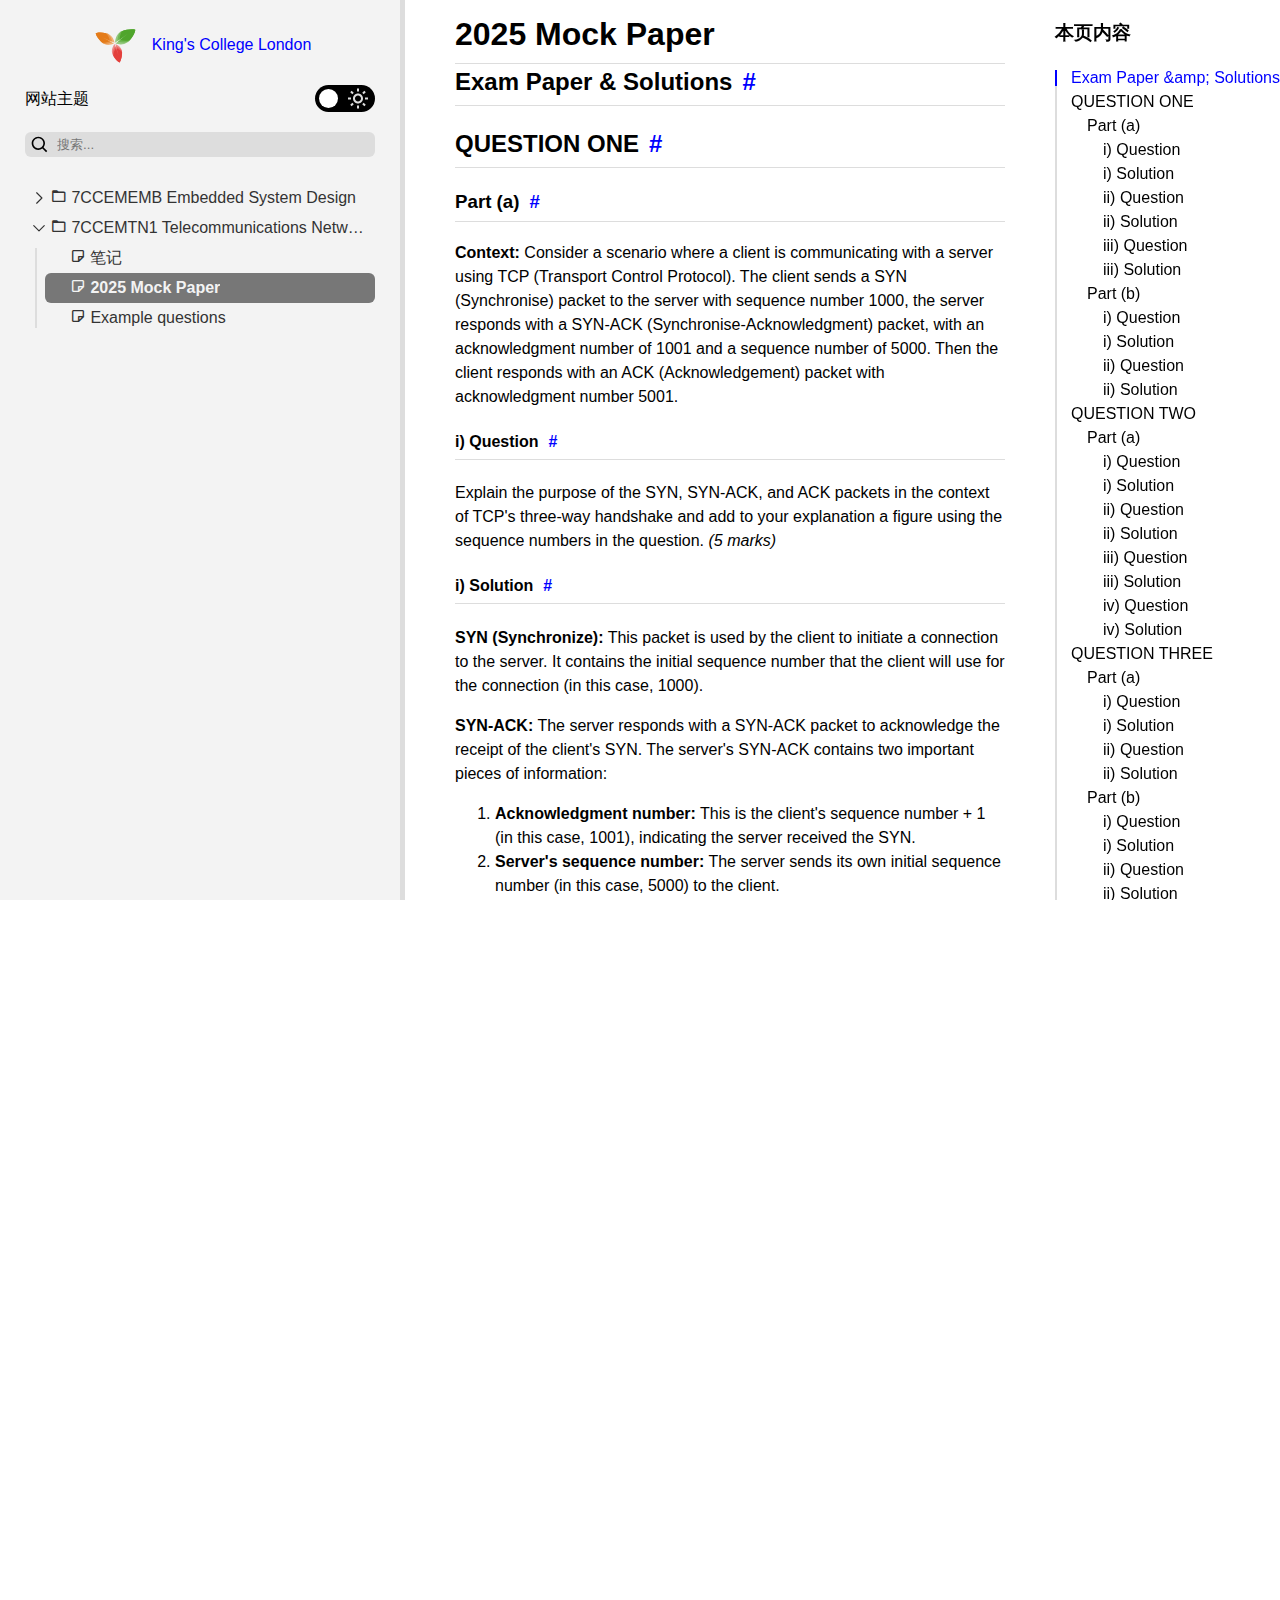
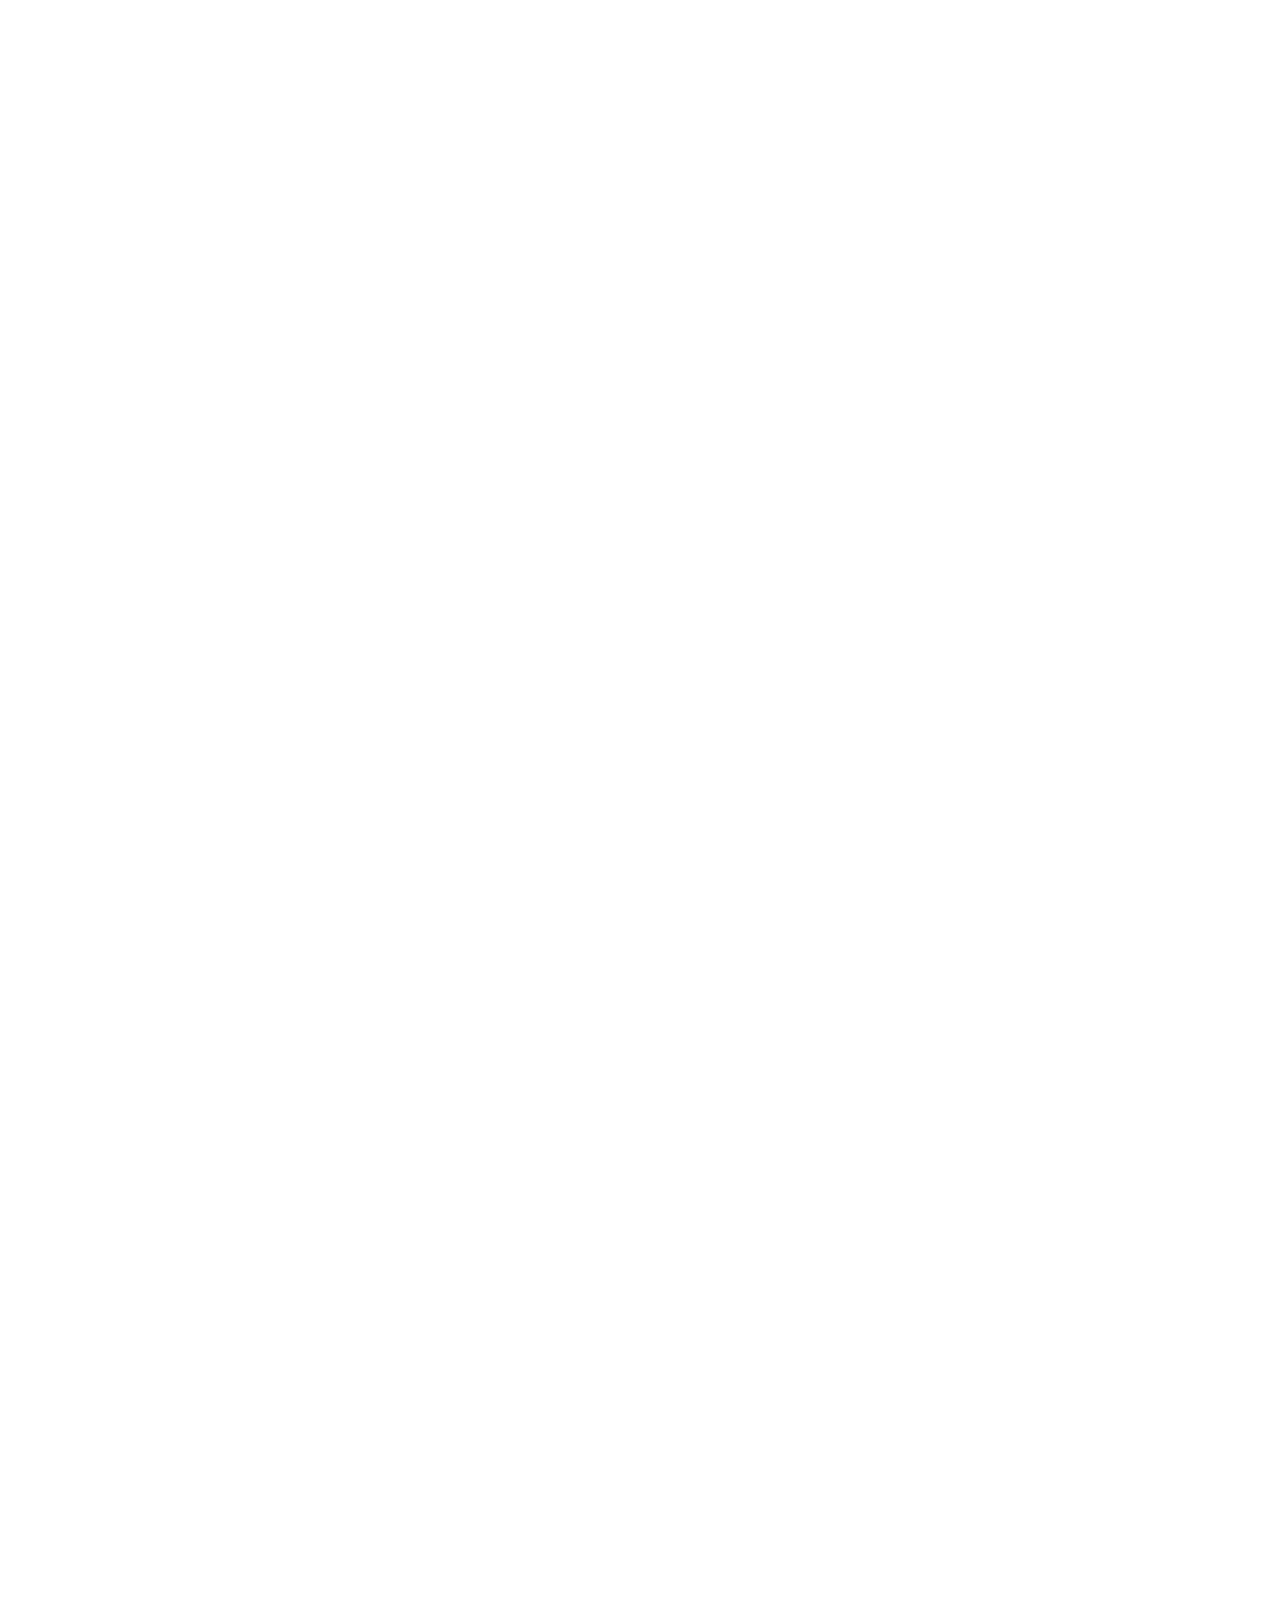
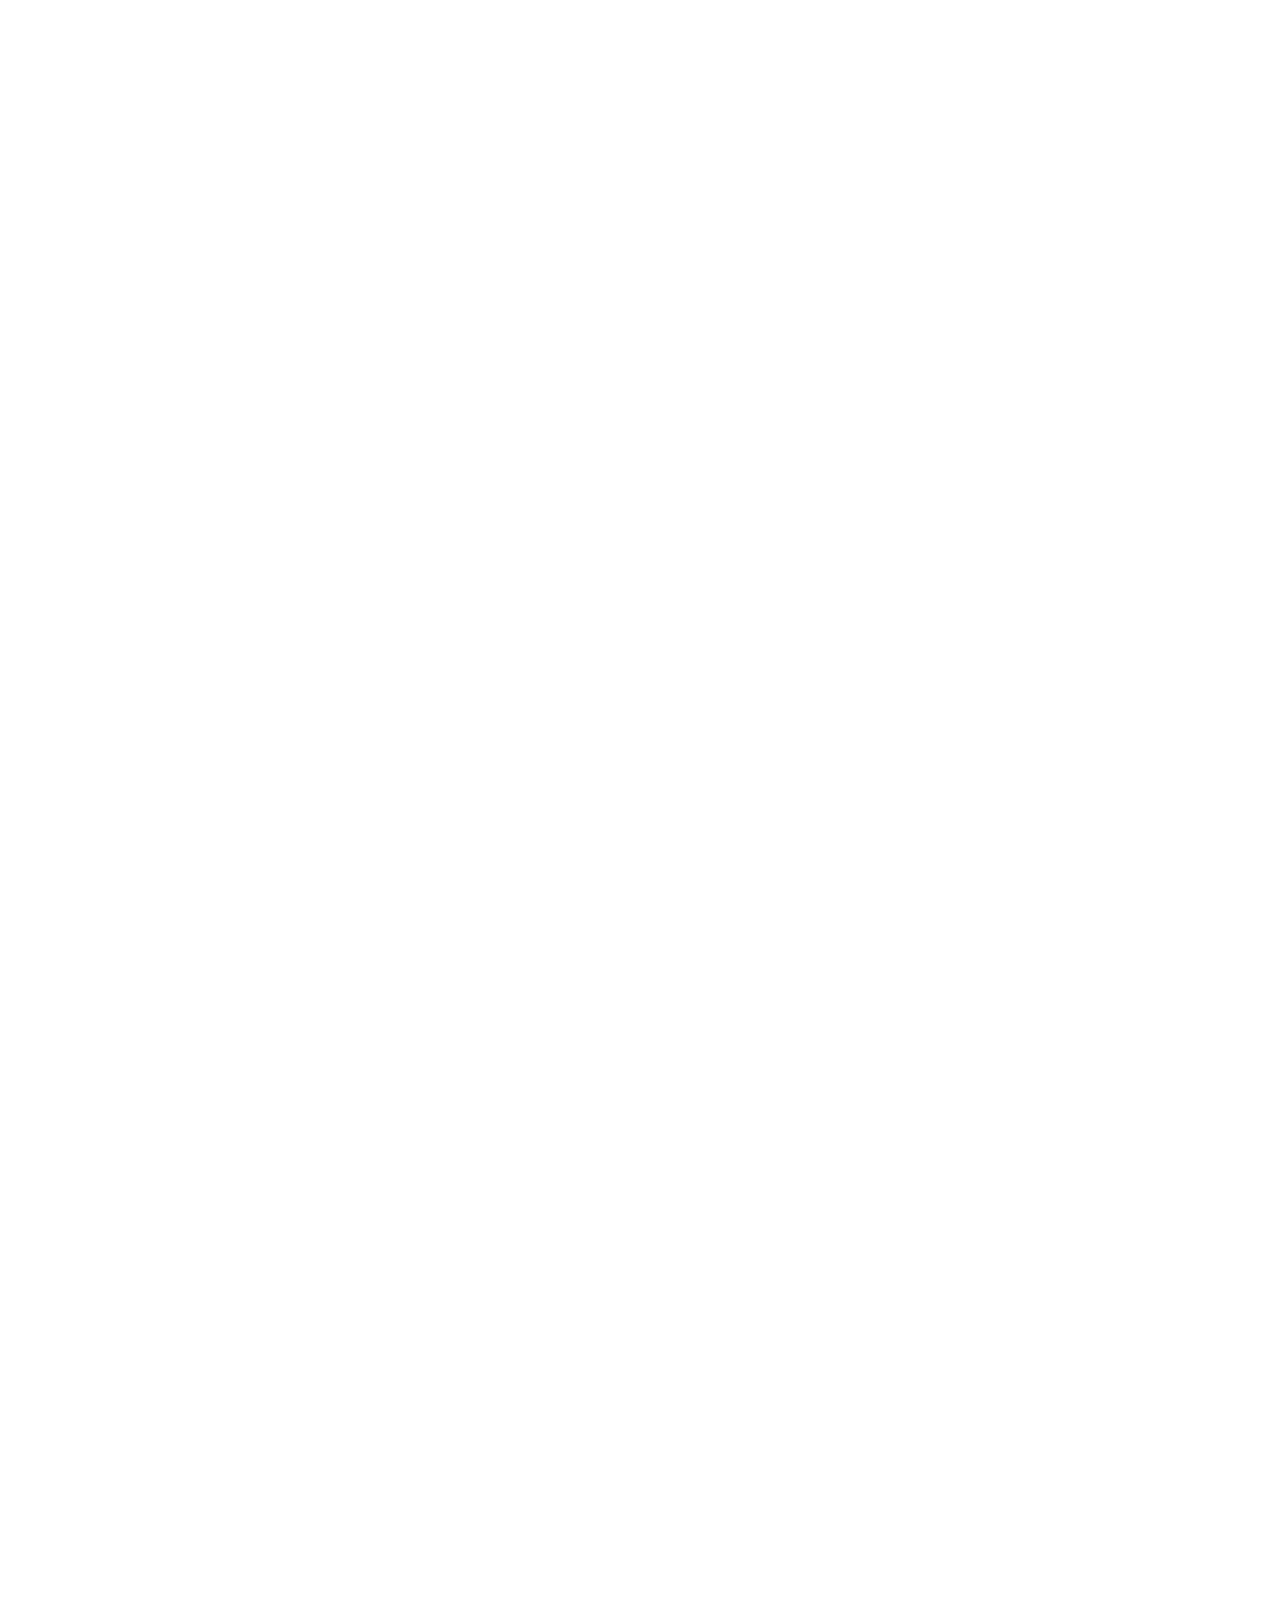
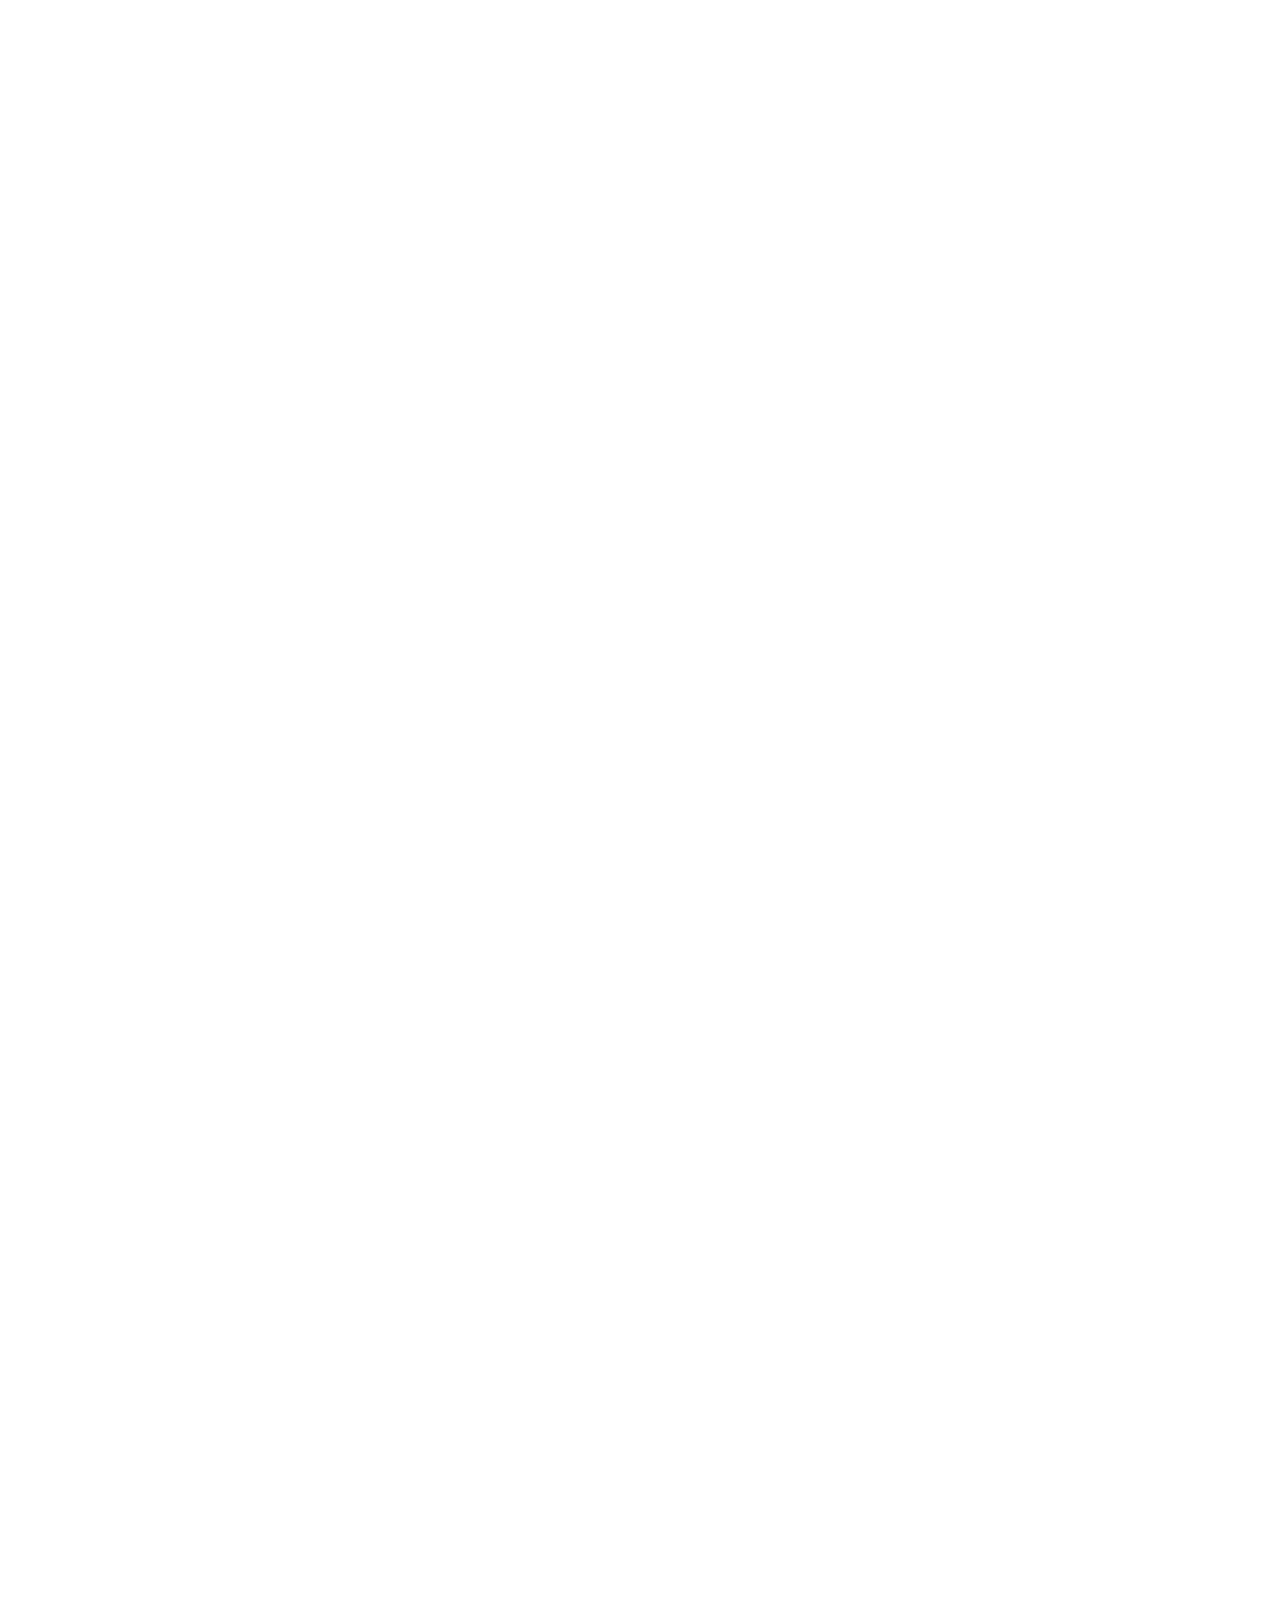
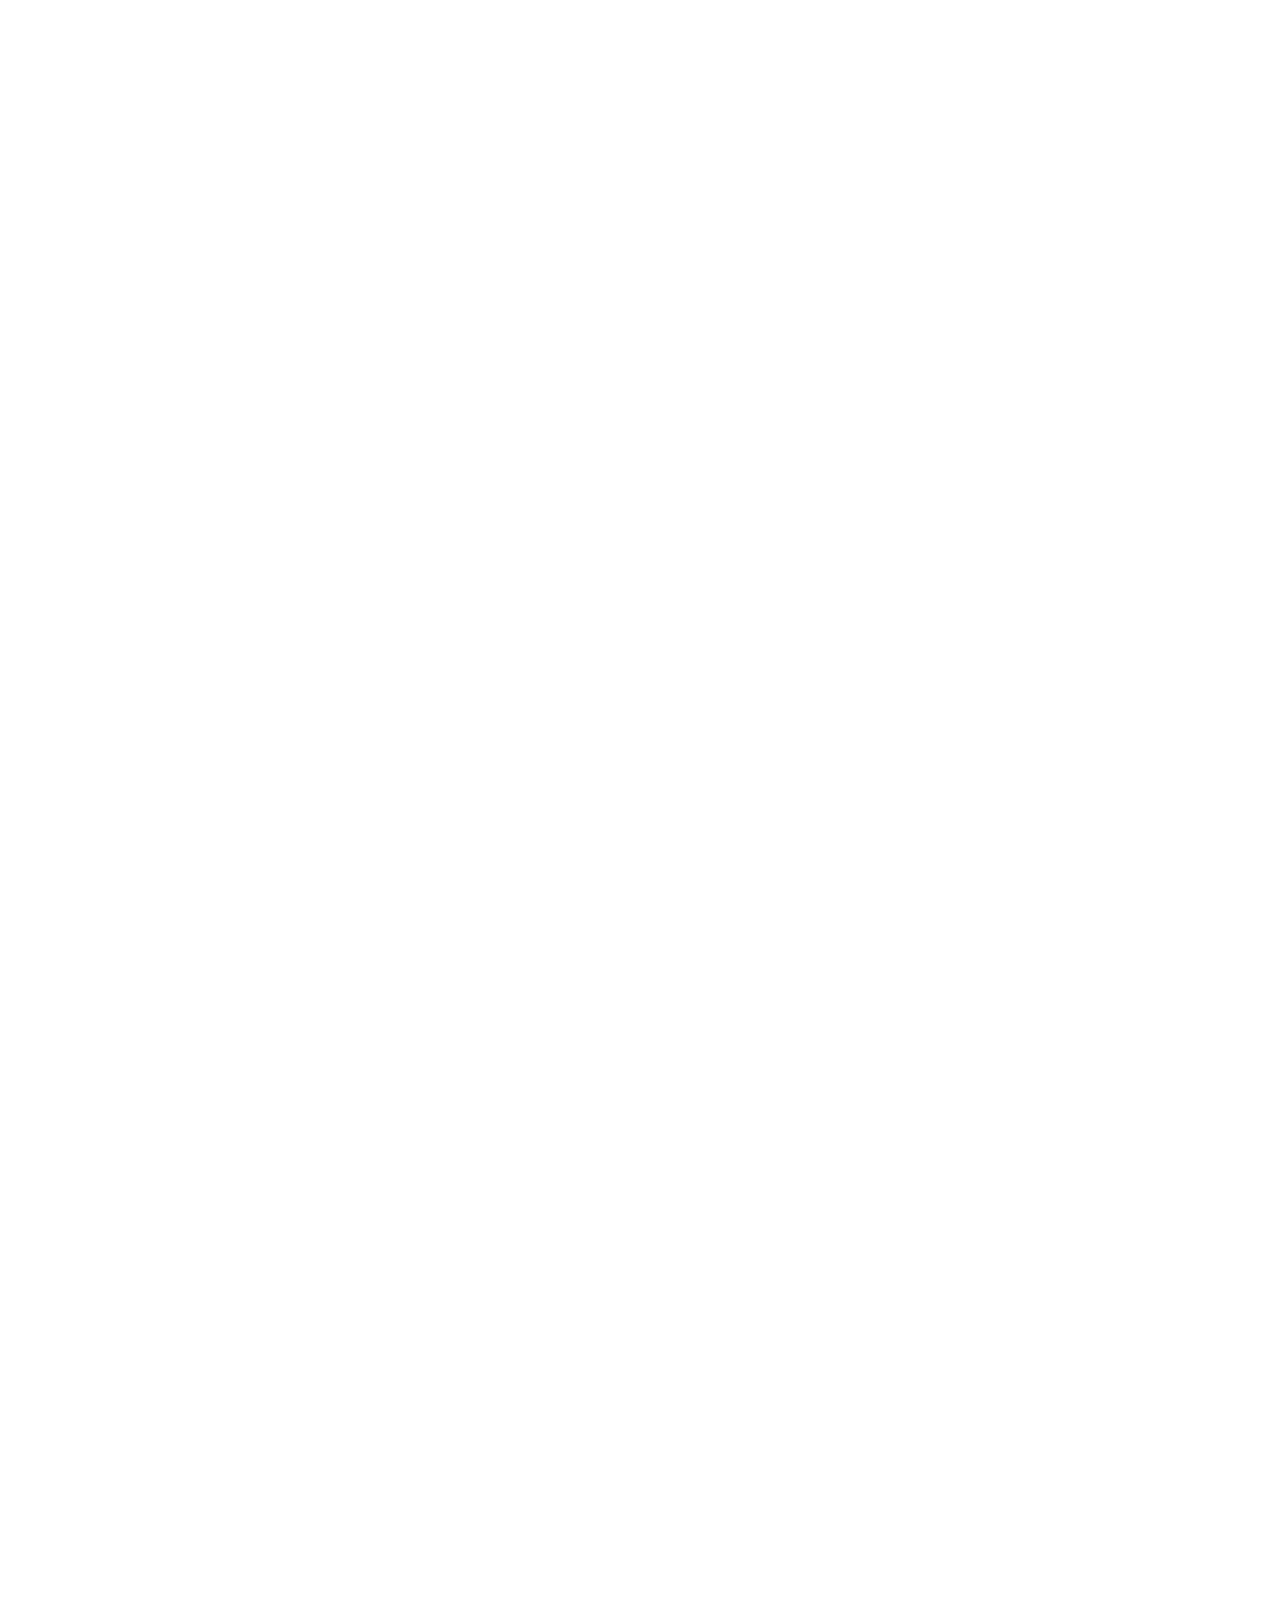
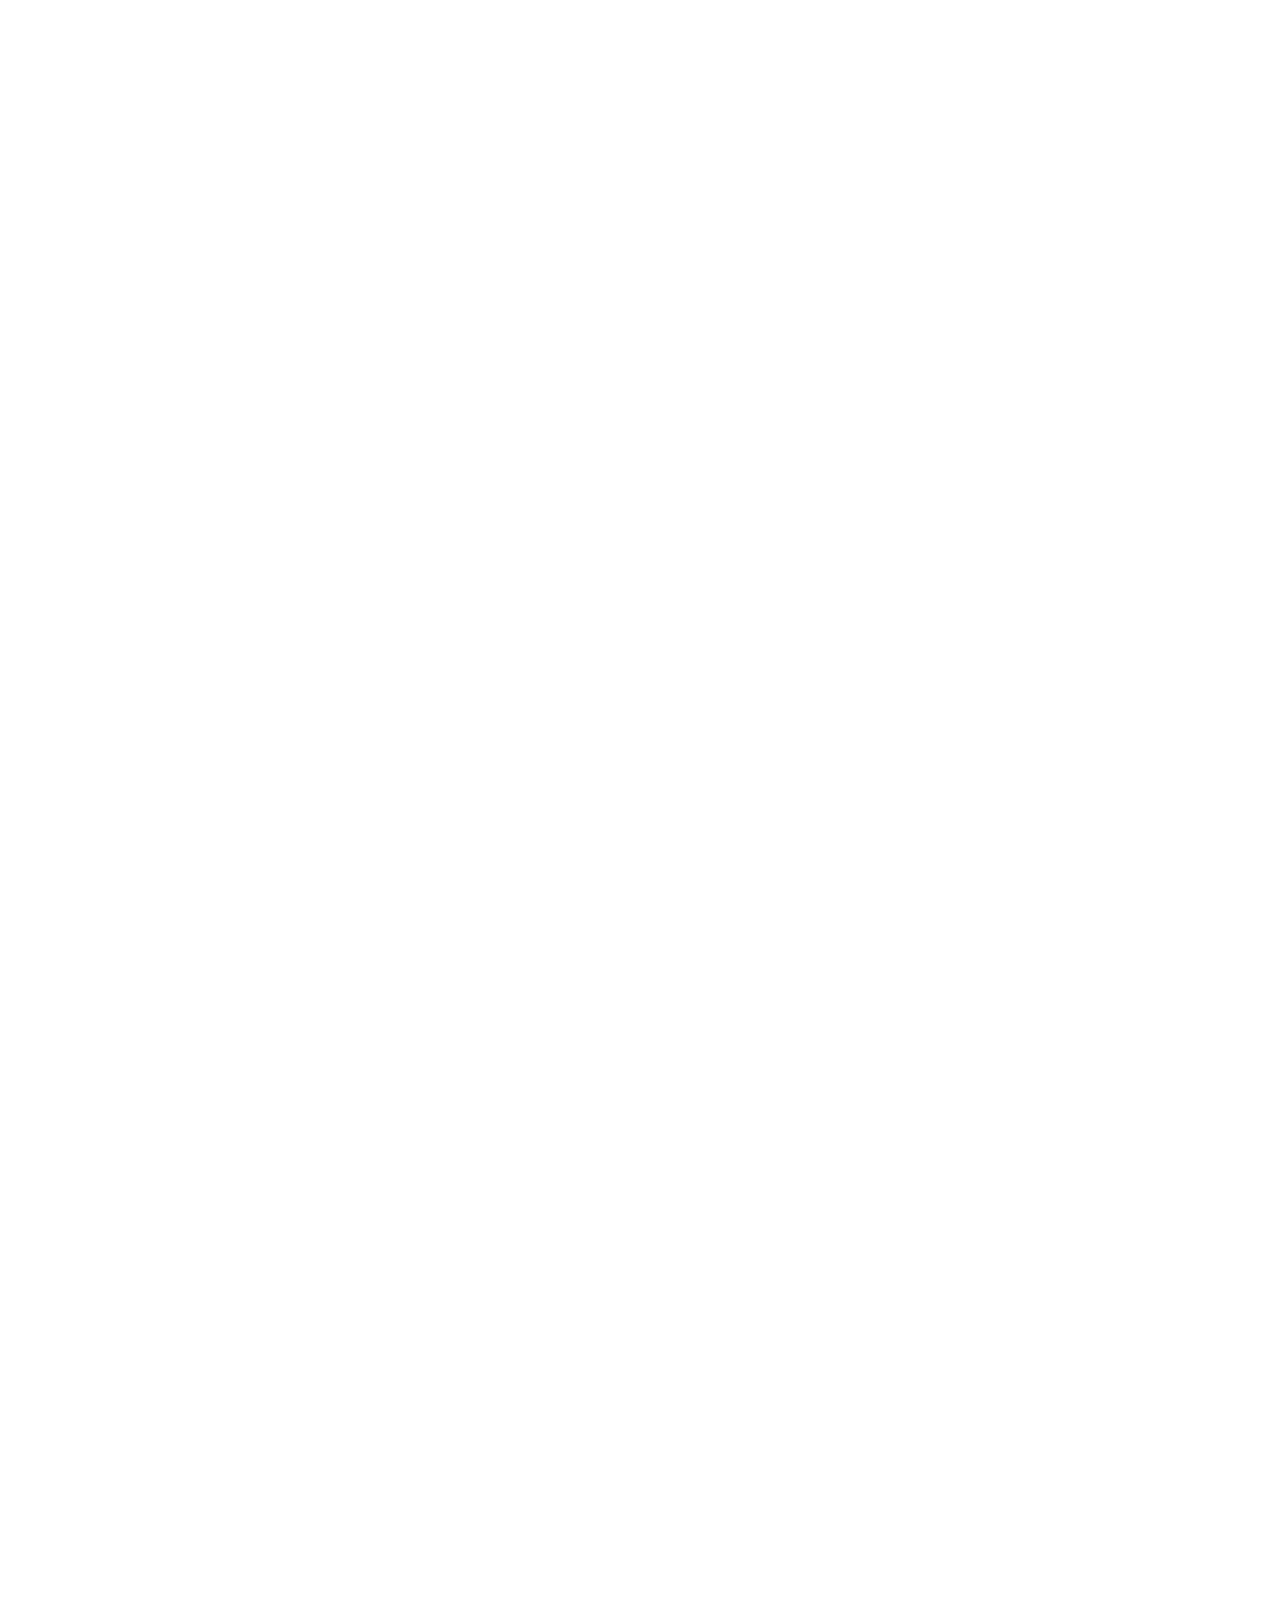
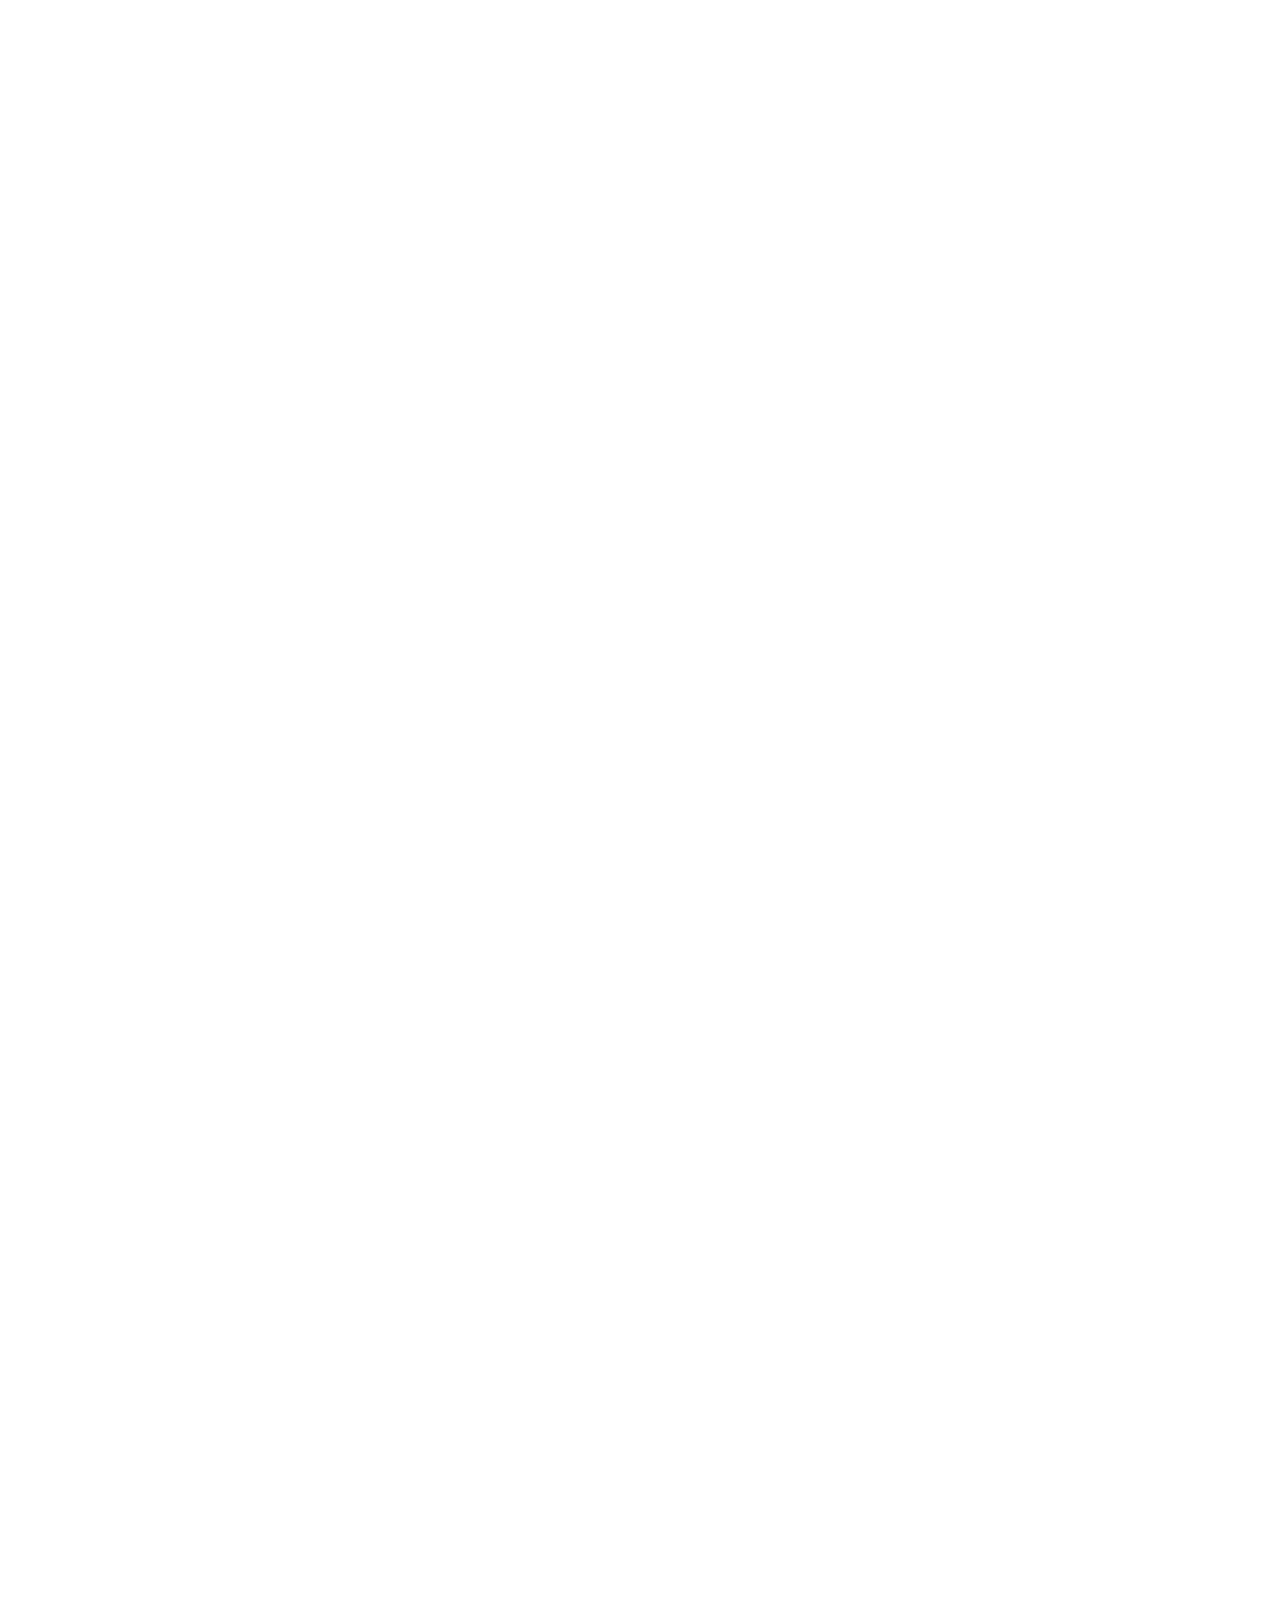
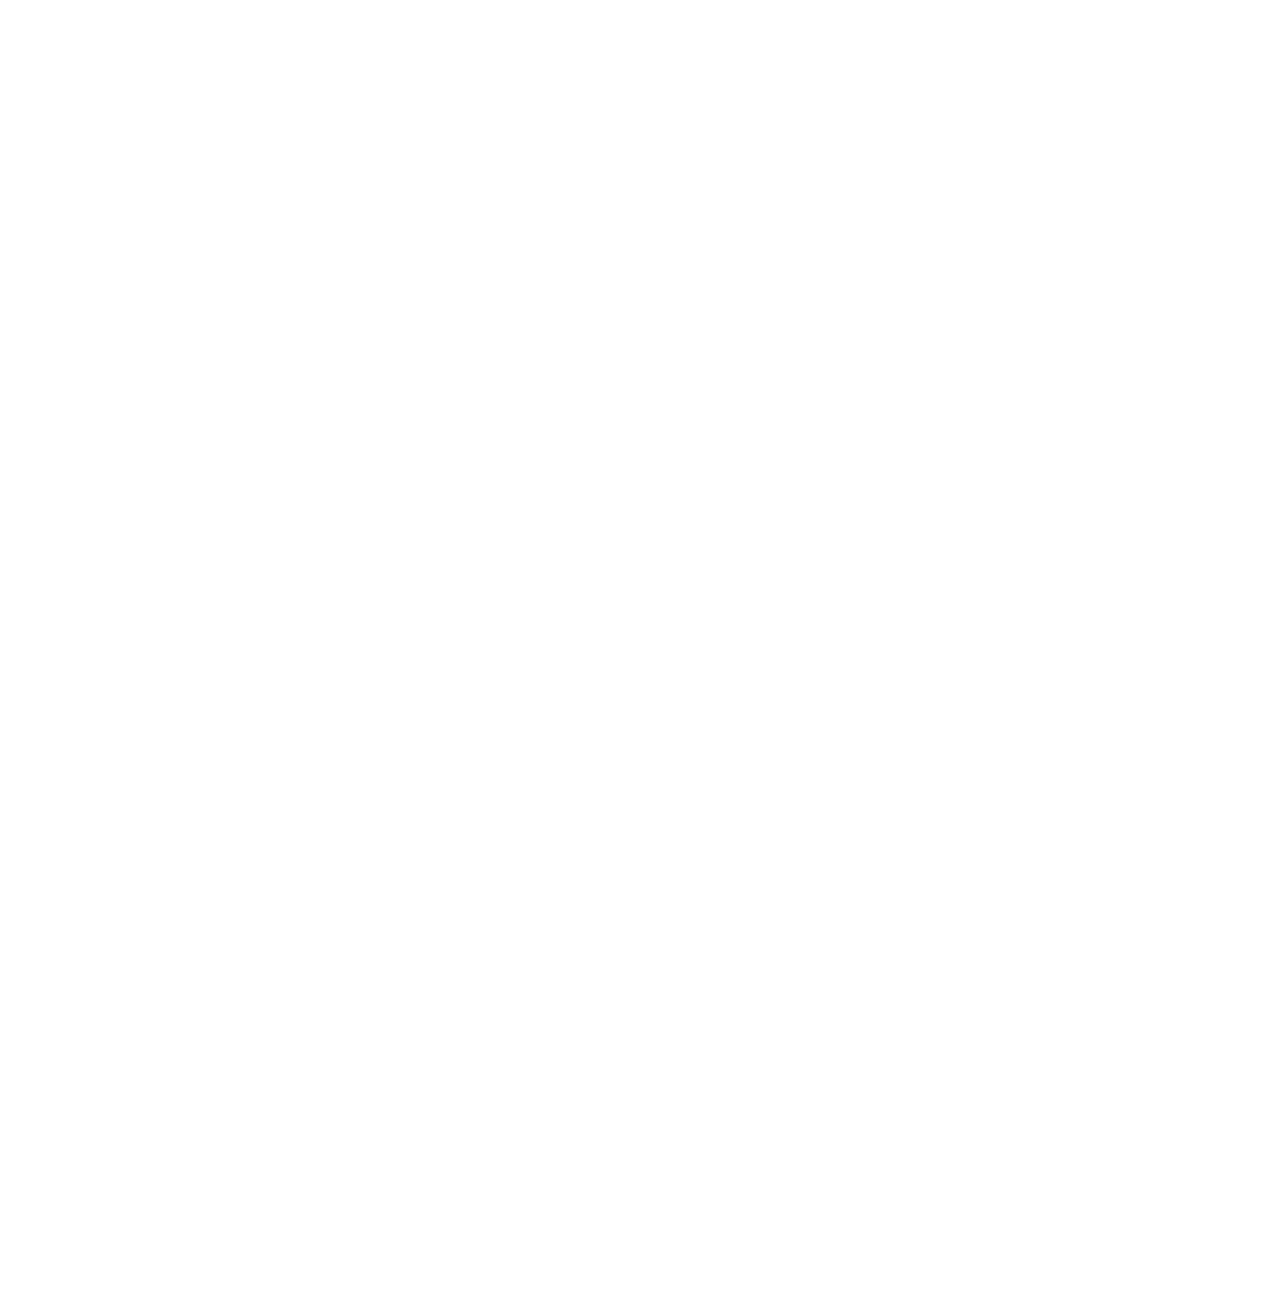
<file: scripts/www/7CCEMTN1 Telecommunications Networks I/2025 Mock Paper.html>
<!DOCTYPE html>
<html lang="en">
<head>
    
    
    <meta charset="utf-8">
    <meta name="viewport" content="width=device-width, initial-scale=1">

    <link rel="shortcut icon" href="../favicon.ico">
    
        <link href="../assets/styles.css" rel="stylesheet">
    
        <link href="../assets/scripts.css" rel="stylesheet">
    
    
        <script type="module" src="../assets/scripts.js"></script>
    
    
    
    
    <title>2025 Mock Paper - King&#39;s College London</title>
    <script>
        // Load dark/light theme as soon as possible to avoid color flashes.
        let theme = localStorage.getItem("theme");
        if (!theme) {
            theme = window.matchMedia && window.matchMedia('(prefers-color-scheme: dark)').matches ? "dark" : "light";
        }
        document.documentElement.classList.add(`theme-${theme}`);

        window.glob = {
            isStatic: true,
            theme
        };
    </script>
    <!-- HTML Meta Tags -->
    <meta name="description" content="">
    <!-- Facebook Meta Tags -->
    <meta property="og:url" content="">
    <meta property="og:type" content="website">
    <meta property="og:title" content="2025 Mock Paper - King&#39;s College London">
    <meta property="og:description" content="">
    <meta property="og:image" content="">
    <!-- Twitter Meta Tags -->
    <meta name="twitter:card" content="summary_large_image">
    <meta property="twitter:domain" content="">
    <meta property="twitter:url" content="">
    <meta name="twitter:title" content="2025 Mock Paper - King&#39;s College London">
    <meta name="twitter:description" content="">
    <meta name="twitter:image" content="">
    <!-- Meta Tags Generated via https://opengraph.dev -->
    <meta name="theme-color" content="">
    
</head>

<body data-note-id="LqeqLP28FaJI" class="type-text" data-ancestor-note-id="2Q5IsQ2Y5GfB">

<div id="mobile-header">
    <a href="../">
            <img src="../icon-color.svg" width="32" height="24.150943396226417" alt="Logo" />
        King&#39;s College London
    </a>
    <button aria-label="Show Mobile Menu" id="show-menu-button"><svg xmlns="http://www.w3.org/2000/svg" width="24" height="24" viewBox="0 0 24 24" fill="currentColor"><path d="M4 6h16v2H4zm0 5h16v2H4zm0 5h16v2H4z"></path></svg></button>
</div>
<div id="split-pane">
    <div id="left-pane">
        <div id="navigation">
            <div id="site-header">
                <a href="../">
                    <img src="../icon-color.svg" width="53" height="40" alt="Logo" />
                    King&#39;s College London
                </a>
                <div class="theme-selection">
                    <span id="sitetheme">网站主题</span>
                    <label class="switch">
                      <input type="checkbox" aria-labelledby="sitetheme">
                      <span class="slider"></span>
                      <svg class="dark-icon" xmlns="http://www.w3.org/2000/svg" width="24" height="24" viewBox="0 0 24 24" fill="currentColor"><path d="M20.742 13.045a8.088 8.088 0 0 1-2.077.271c-2.135 0-4.14-.83-5.646-2.336a8.025 8.025 0 0 1-2.064-7.723A1 1 0 0 0 9.73 2.034a10.014 10.014 0 0 0-4.489 2.582c-3.898 3.898-3.898 10.243 0 14.143a9.937 9.937 0 0 0 7.072 2.93 9.93 9.93 0 0 0 7.07-2.929 10.007 10.007 0 0 0 2.583-4.491 1.001 1.001 0 0 0-1.224-1.224zm-2.772 4.301a7.947 7.947 0 0 1-5.656 2.343 7.953 7.953 0 0 1-5.658-2.344c-3.118-3.119-3.118-8.195 0-11.314a7.923 7.923 0 0 1 2.06-1.483 10.027 10.027 0 0 0 2.89 7.848 9.972 9.972 0 0 0 7.848 2.891 8.036 8.036 0 0 1-1.484 2.059z"></path></svg>
                      <svg class="light-icon" xmlns="http://www.w3.org/2000/svg" width="24" height="24" viewBox="0 0 24 24" fill="currentColor"><path d="M6.993 12c0 2.761 2.246 5.007 5.007 5.007s5.007-2.246 5.007-5.007S14.761 6.993 12 6.993 6.993 9.239 6.993 12zM12 8.993c1.658 0 3.007 1.349 3.007 3.007S13.658 15.007 12 15.007 8.993 13.658 8.993 12 10.342 8.993 12 8.993zM10.998 19h2v3h-2zm0-17h2v3h-2zm-9 9h3v2h-3zm17 0h3v2h-3zM4.219 18.363l2.12-2.122 1.415 1.414-2.12 2.122zM16.24 6.344l2.122-2.122 1.414 1.414-2.122 2.122zM6.342 7.759 4.22 5.637l1.415-1.414 2.12 2.122zm13.434 10.605-1.414 1.414-2.122-2.122 1.414-1.414z"></path></svg>
                    </label>
                    <script>
                        const el = document.querySelector(".theme-selection input");
                        el.checked = (glob.theme === "dark");
                    </script>
                </div>
                
                    <div class="search-item">
                        <svg class="search-icon" xmlns="http://www.w3.org/2000/svg" width="24" height="24" viewBox="0 0 24 24" fill="currentColor"><path d="M10 18a7.952 7.952 0 0 0 4.897-1.688l4.396 4.396 1.414-1.414-4.396-4.396A7.952 7.952 0 0 0 18 10c0-4.411-3.589-8-8-8s-8 3.589-8 8 3.589 8 8 8zm0-14c3.309 0 6 2.691 6 6s-2.691 6-6 6-6-2.691-6-6 2.691-6 6-6z"></path></svg>
                        <input type="text" class="search-input" placeholder="搜索...">
                    </div>
                
            </div>
        
            <nav id="menu">
                

    



<ul>
    
    
        <li class="submenu-item">
            

    
    <a class="type-text" href="../7CCEMEMB%20Embedded%20System%20Desig.html">
        <button class="collapse-button" aria-label="展开"><svg xmlns="http://www.w3.org/2000/svg" viewBox="0 0 24 24" fill="none" stroke="currentColor" stroke-width="2" stroke-linecap="round" stroke-linejoin="round" class="svg-icon right-triangle"><path d="M3 8L12 17L21 8"></path></svg></button>
        <span><i class="bx bx-folder"></i> 7CCEMEMB Embedded System Design</span>
    </a>




<ul>
    
    
        <li class="item">
            

    
    <a class="type-text" href="../7CCEMEMB%20Embedded%20System%20Design/%E7%AC%94%E8%AE%B0.html">
        
        <span><i class="bx bx-note"></i> 笔记</span>
    </a>





        </li>
    
</ul>


        </li>
    
    
        <li class="submenu-item expanded">
            

    
    <a class="type-text" href="../7CCEMTN1%20Telecommunications%20Ne.html">
        <button class="collapse-button" aria-label="展开"><svg xmlns="http://www.w3.org/2000/svg" viewBox="0 0 24 24" fill="none" stroke="currentColor" stroke-width="2" stroke-linecap="round" stroke-linejoin="round" class="svg-icon right-triangle"><path d="M3 8L12 17L21 8"></path></svg></button>
        <span><i class="bx bx-folder"></i> 7CCEMTN1 Telecommunications Networks I</span>
    </a>




<ul>
    
    
        <li class="item">
            

    
    <a class="type-text" href="%E7%AC%94%E8%AE%B0.html">
        
        <span><i class="bx bx-note"></i> 笔记</span>
    </a>





        </li>
    
    
        <li class="item expanded">
            

    
    <a class="type-text active" href="2025%20Mock%20Paper.html">
        
        <span><i class="bx bx-note"></i> 2025 Mock Paper</span>
    </a>





        </li>
    
    
        <li class="item">
            

    
    <a class="type-text" href="Example%20questions.html">
        
        <span><i class="bx bx-note"></i> Example questions</span>
    </a>





        </li>
    
</ul>


        </li>
    
</ul>


            </nav>
           
        </div>
    </div>
    <div id="right-pane">
        <div id="main">
            <div id="content" class="type-text ck-content">
                
                    <h1 id="title">2025 Mock Paper</h1>
                
                    
                    <h2>Exam Paper &amp; Solutions<a id="exam-paper-amp-solutions" class="toc-anchor" name="exam-paper-amp-solutions" href="#exam-paper-amp-solutions">#</a></h2><h2>QUESTION ONE<a id="question-one" class="toc-anchor" name="question-one" href="#question-one">#</a></h2><h3>Part (a)<a id="part-a" class="toc-anchor" name="part-a" href="#part-a">#</a></h3><p><strong>Context:</strong> Consider a scenario where a client is communicating with a server using TCP (Transport Control Protocol). The client sends a SYN (Synchronise) packet to the server with sequence number 1000, the server responds with a SYN-ACK (Synchronise-Acknowledgment) packet, with an acknowledgment number of 1001 and a sequence number of 5000. Then the client responds with an ACK (Acknowledgement) packet with acknowledgment number 5001.</p><h4>i) Question<a id="i-question" class="toc-anchor" name="i-question" href="#i-question">#</a></h4><p>Explain the purpose of the SYN, SYN-ACK, and ACK packets in the context of TCP's three-way handshake and add to your explanation a figure using the sequence numbers in the question. <em>(5 marks)</em></p><h4>i) Solution<a id="i-solution" class="toc-anchor" name="i-solution" href="#i-solution">#</a></h4><p><strong>SYN (Synchronize):</strong> This packet is used by the client to initiate a connection to the server. It contains the initial sequence number that the client will use for the connection (in this case, 1000).</p><p><strong>SYN-ACK:</strong> The server responds with a SYN-ACK packet to acknowledge the receipt of the client's SYN. The server's SYN-ACK contains two important pieces of information:</p><ol><li data-list-item-id="ea9dc5298c96d931b62616c6e899988ba"><strong>Acknowledgment number:</strong> This is the client's sequence number + 1 (in this case, 1001), indicating the server received the SYN.</li><li data-list-item-id="e12d82f20e3651a1e4eb3c818832520db"><strong>Server's sequence number:</strong> The server sends its own initial sequence number (in this case, 5000) to the client.</li></ol><p><strong>ACK (Acknowledgment):</strong> The client sends an ACK back to the server, acknowledging the receipt of the server's SYN-ACK. The acknowledgment number is the server's sequence number + 1 (in this case, 5001), confirming the connection has been established.</p><p>This three-way handshake establishes a reliable connection between the client and server.</p><h4>ii) Question<a id="ii-question" class="toc-anchor" name="ii-question" href="#ii-question">#</a></h4><p>After the connection is established, the client sends a data packet with 500 bytes. If the sequence number of this packet is 1001, what will be the sequence number and acknowledgment number in the next packet sent by the server if it sends 1000 bytes of data back to the client? <em>(5 marks)</em></p><h4>ii) Solution<a id="ii-solution" class="toc-anchor" name="ii-solution" href="#ii-solution">#</a></h4><p><strong>Client's sequence number for data packet:</strong> The client starts with sequence number 1001 and sends 500 bytes of data. The next expected sequence number from the client will be:</p><ul><li data-list-item-id="e6aac19fd368118e401db6fb85aa17bc0">Next sequence number&nbsp;<span class="math-tex">\(= 1001 + 500 = 1501\)</span>. So, the client's next packet (if it sends more data) will have sequence number 1501.</li></ul><p><strong>Server's sequence number and acknowledgment number:</strong> The server acknowledges the client's data, so the acknowledgment number will be the next byte it expects from the client, which is 1501.</p><p>The server will now send 1000 bytes of data with its own sequence number starting at 5001. The next sequence number the server will use after sending the data will be:</p><ul><li data-list-item-id="e03677e643c2d3eea6b8e7feb0140e367">Server's next sequence number&nbsp;<span class="math-tex">\(= 5001 + 1000 = 6001\)</span></li></ul><p>Therefore, the next packet from the server will have:</p><ul><li data-list-item-id="e01d59e1234699e25a0583122c2b0360c"><strong>Sequence number:</strong> 6001</li><li data-list-item-id="e4ade7cbfbafd8ff831fc597b1c87c59f"><strong>Acknowledgment number:</strong> 1501</li></ul><h4>iii) Question<a id="iii-question" class="toc-anchor" name="iii-question" href="#iii-question">#</a></h4><p>If the client does not receive an acknowledgment for the data it sent, what mechanism does TCP use to handle such a situation? How does this affect the flow of data? <em>(5 marks)</em></p><h4>iii) Solution<a id="iii-solution" class="toc-anchor" name="iii-solution" href="#iii-solution">#</a></h4><p><strong>Retransmission mechanism:</strong> TCP uses a retransmission timeout (RTO) to detect lost packets. If the client does not receive an acknowledgment (ACK) for the data it sent within the RTO, it will assume that the packet was lost. The client will then retransmit the unacknowledged data.</p><p><strong>Impact on the flow of data:</strong></p><ol><li data-list-item-id="ed8292d0b9b63f497a63e87f5fe09a8b9"><strong>Timeout and Retransmission:</strong> Each time the client retransmits, the RTO value may increase, introducing delays in the transmission. This can slow down the overall throughput if packets are frequently lost.</li><li data-list-item-id="e56be2e782e342014515d35dfcfefed4c"><strong>Fast Retransmit:</strong> TCP can also use duplicate acknowledgments (if the receiver detects out-of-order segments) to quickly retransmit lost packets without waiting for the RTO, improving efficiency.</li><li data-list-item-id="efd59cde0cea6bda82f314e7d9b3735f2"><strong>Congestion control:</strong> Packet loss often indicates network congestion. In response, TCP reduces its sending rate (using algorithms like congestion avoidance and slow start), which also affects the flow of data.</li></ol><h3>Part (b)<a id="part-b" class="toc-anchor" name="part-b" href="#part-b">#</a></h3><p><strong>Context:</strong> Two neighbouring nodes, A and B, are using a sliding-window protocol with a 3-bit sequence number. The ARQ (Automatic Repeat Request) mechanism employed is go-back-N with a window size of 4. Assume node A is transmitting, and node B is receiving.</p><h4>i) Question<a id="i-question" class="toc-anchor" name="i-question" href="#i-question">#</a></h4><p>What are the initial positions of the sender's and receiver's windows before A sends any frames? <em>(2 marks)</em></p><h4>i) Solution<a id="i-solution" class="toc-anchor" name="i-solution" href="#i-solution">#</a></h4><p><strong>Before A sends any frames:</strong></p><ul><li data-list-item-id="e42ead19da731a7d31e0e291d91cfc049"><strong>Sender's window (A):</strong> At the beginning, the sender (A) has not transmitted any frames. Its window is set to 4 frames, with the sequence numbers starting from 0. So, the window at A covers frames 0, 1, 2, and 3.</li><li data-list-item-id="e9aab7321ab1feaf444764f91e732f16f"><strong>Receiver's window (B):</strong> At the start, the receiver (B) is also expecting frames from sequence number 0 onward. Its window also covers 0, 1, 2, and 3.</li></ul><p><strong>Window positions:</strong></p><ul><li data-list-item-id="e53da684d1fe29f36a9e36a38595ba2c9"><strong>A's window:</strong> <code spellcheck="false">[0, 1, 2, 3]</code> (frames it can send)</li><li data-list-item-id="e535f34c665926044555480bb92a7671a"><strong>B's window:</strong> <code spellcheck="false">[0, 1, 2, 3]</code> (frames it expects)</li></ul><h4>ii) Question<a id="ii-question" class="toc-anchor" name="ii-question" href="#ii-question">#</a></h4><p>Now, consider the following series of events, for each step, illustrate the position of the window at both the sender (A) and the receiver (B): after A sends frames 0, 1, 2, 3, node B acknowledges frames 0 and 1 but frame 2 is lost in transit. Node A times out and retransmits frame 2 and subsequent frames (3, 4, 5). Node B successfully receives frame 2 and 3 but loses frame 4 due to an error. The window at A is adjusted when it receives the ACK for frame 3. <em>(8 marks)</em></p><h4>ii) Solution<a id="ii-solution" class="toc-anchor" name="ii-solution" href="#ii-solution">#</a></h4><p><strong>1. After A sends frames 0, 1, 2, 3:</strong> A sends frames 0, 1, 2, and 3. B acknowledges frame 0 and frame 1, but frame 2 is lost in transit.</p><ul><li data-list-item-id="e6ea8e8166697eb00a1c5313db998618a">A receives ACKs for frames 0 and 1, and its window slides forward. Now A's window covers frames 2, 3, 4, and 5.</li><li data-list-item-id="e7a0b92c21d38e18d0c25fd2dca6ed8a6">B has received 0 and 1 but is still expecting frame 2 (since frame 2 was lost). Its window remains the same, waiting for frame 2 to arrive.</li></ul><p><strong>Window positions after first round:</strong></p><ul><li data-list-item-id="eb9e02f24fa30e7c3418e2ddc8ec2c6bf"><strong>A's window:</strong> <code spellcheck="false">[2, 3, 4, 5]</code> (slid forward after receiving ACKs for 0 and 1)</li><li data-list-item-id="e544832445eaa3a2ad45a12c3a9dae133"><strong>B's window:</strong> <code spellcheck="false">[2, 3, 4, 5]</code> (still waiting for frame 2)</li></ul><p><strong>2. Timeout and retransmission:</strong> A times out because it did not receive an ACK for frame 2. According to go-back-N, A retransmits frame 2 and all subsequent frames (3, 4, 5). B successfully receives frames 2 and 3, but frame 4 is lost due to an error.</p><p>At this point:</p><ul><li data-list-item-id="ecec230f74841a3335abfe3631e12ace0">A receives ACKs for frame 3, so its window slides forward to cover frames 4, 5, 6, and 7.</li><li data-list-item-id="edb510adb6d0d1619fadd7d6ec3e56cc1">B has received up to frame 3 successfully but is waiting for frame 4, so its window remains on frame 4 and onward.</li></ul><p><strong>Window positions after retransmission:</strong></p><ul><li data-list-item-id="eb505971570427583e6086468f8e7e481"><strong>A's window:</strong> <code spellcheck="false">[4, 5, 6, 7]</code></li><li data-list-item-id="e1d81b1a6ade159a11f2bc181ace9e2b4"><strong>B's window:</strong> <code spellcheck="false">[4, 5, 6, 7]</code> (waiting for frame 4)</li></ul><hr><h2>QUESTION TWO<a id="question-two" class="toc-anchor" name="question-two" href="#question-two">#</a></h2><h3>Part (a)<a id="part-a" class="toc-anchor" name="part-a" href="#part-a">#</a></h3><p><strong>Context:</strong> Consider an Ethernet local area network (LAN) operating at 100 Mbps with CSMA/CD (Carrier Sense Multiple Access with Collision Detection) as the MAC protocol. The maximum cable length between two nodes on the network is 250 meters, and the propagation speed of the signal in the cable is&nbsp;<span class="math-tex">\(2 \times 10^8\)</span>&nbsp;meters/second. The minimum frame size in Ethernet is 512 bits (64 bytes), including preamble, MAC headers, and CRC.</p><h4>i) Question<a id="i-question" class="toc-anchor" name="i-question" href="#i-question">#</a></h4><p>Calculate the round-trip time for this Ethernet LAN (i.e., the time required for a signal to propagate across the maximum cable length and back). <em>(5 marks)</em></p><h4>i) Solution<a id="i-solution" class="toc-anchor" name="i-solution" href="#i-solution">#</a></h4><p><strong>One-way propagation time:</strong></p><span class="math-tex">\[T_{one-way} = \frac{\text{Distance}}{\text{Propagation speed}} = \frac{250}{2 \times 10^8} = 1.25 \mu\text{sec}\]</span><p><strong>Round-trip propagation delay:</strong></p><span class="math-tex">\[T_{R} = 2 \times T_{one-way} = 2 \times 1.25 = 2.5 \mu\text{sec}\]</span><h4>ii) Question<a id="ii-question" class="toc-anchor" name="ii-question" href="#ii-question">#</a></h4><p>Explain why the minimum frame size of 512 bits is important for the proper operation of the CSMA/CD protocol and how it relates to the round-trip time. <em>(5 marks)</em></p><h4>ii) Solution<a id="ii-solution" class="toc-anchor" name="ii-solution" href="#ii-solution">#</a></h4><p>The minimum frame size (512 bits or 64 bytes) ensures that a node can detect a collision while it is still transmitting. The frame must be large enough so that the transmitting node can detect a collision caused by the farthest node in the network within the round-trip time; otherwise, the collision can happen and the transmitting node would be unaware of it (thinking the transmission was successful).</p><p><strong>Transmission time for minimum frame size:</strong></p><span class="math-tex">\[T_{tran} = \frac{\text{Frame size}}{\text{Data rate}} = \frac{512}{100 \times 10^6} = 5.12 \mu\text{sec}\]</span><p>Since the slot time (RTT) is 2.5 µsec, a node transmitting a frame smaller than this might finish transmitting before the collision signal returns. Ethernet mandates a minimum frame size of 512 bits to ensure that collisions are detected within the first 512 bits of transmission, even in the worst-case scenario.</p><h4>iii) Question<a id="iii-question" class="toc-anchor" name="iii-question" href="#iii-question">#</a></h4><p>If node A starts transmitting a frame and node B, located at the far end of the network, begins transmitting 1 microsecond later, explain how CSMA/CD detects the collision. <em>(8 marks)</em></p><h4>iii) Solution<a id="iii-solution" class="toc-anchor" name="iii-solution" href="#iii-solution">#</a></h4><p>In CSMA/CD, both nodes A and B listen to the medium before transmitting. If node A starts transmitting and node B starts transmitting 1 µsec later, B will not sense A's transmission before it starts because the signal from A hasn't reached B yet (due to propagation delay).</p><p><strong>Sequence of events:</strong></p><ol><li data-list-item-id="e4635330290495d5e9c3a378644c0121a">Node A begins transmitting a frame at time&nbsp;<span class="math-tex">\(t=0\)</span>.</li><li data-list-item-id="efe2b425ccc90e183f9c0afeebb4a275f">Node B, located 250 meters away, begins transmitting 1 µsec later.</li><li data-list-item-id="e675a71798381bc1d95519c7ef24d9f0c">Since the propagation delay is 1.25 µsec, B has not yet received A's signal at&nbsp;<span class="math-tex">\(t=1 \mu\text{sec}\)</span>.</li><li data-list-item-id="e8962c98571f9412f6338afa2bbfd6732">A collision will occur because both A and B are transmitting at the same time on the medium.</li></ol><h4>iv) Question<a id="iv-question" class="toc-anchor" name="iv-question" href="#iv-question">#</a></h4><p>How long will it take for node A to detect the collision? What is the worst-case scenario for collision detection in this network? <em>(7 marks)</em></p><h4>iv) Solution<a id="iv-solution" class="toc-anchor" name="iv-solution" href="#iv-solution">#</a></h4><p><strong>Time to detect:</strong> A will detect the collision when it receives B's transmission after the signal propagates back to A. The total time for A to detect the collision is:</p><span class="math-tex">\[T_{collision} = T_{start\_B} + T_{one-way} = 1 \mu\text{sec} + 1.25 \mu\text{sec} = 2.25 \mu\text{sec}\]</span><p>So, Node A will detect the collision after 2.25 µsec.</p><p><strong>Worst-case scenario:</strong> In the worst-case scenario, Node A will detect a collision after the full slot time (2.5 µsec), which occurs if the collision happens at the farthest point in the network right before A's signal reaches the end.</p><hr><h2>QUESTION THREE<a id="question-three" class="toc-anchor" name="question-three" href="#question-three">#</a></h2><h3>Part (a)<a id="part-a" class="toc-anchor" name="part-a" href="#part-a">#</a></h3><p><strong>Context:</strong> Four stations are using CSMA/CD as the multiple access control protocol with the binary exponential backoff algorithm. The stations are denoted as A, B, C, and D. All four stations have just sent transmissions that collided.</p><h4>i) Question<a id="i-question" class="toc-anchor" name="i-question" href="#i-question">#</a></h4><p>Explain briefly the binary exponential backoff algorithm. <em>(3 marks)</em></p><h4>i) Solution<a id="i-solution" class="toc-anchor" name="i-solution" href="#i-solution">#</a></h4><p><strong>Binary Exponential Backoff Algorithm:</strong> If a packet has collided&nbsp;<span class="math-tex">\(n\)</span>&nbsp;times (where&nbsp;<span class="math-tex">\(n &lt; 16\)</span>), the node waits for a random time period&nbsp;<span class="math-tex">\(T = K \times 512\)</span>&nbsp;bit times. Where&nbsp;<span class="math-tex">\(K\)</span>&nbsp;is an integer chosen uniformly from the range&nbsp;<span class="math-tex">\([0, 2^m - 1]\)</span>, and&nbsp;<span class="math-tex">\(m = \min[10, n]\)</span>.</p><h4>ii) Question<a id="ii-question" class="toc-anchor" name="ii-question" href="#ii-question">#</a></h4><p>What is the probability that all four stations will collide again during the next time slot? <em>(7 marks)</em></p><h4>ii) Solution<a id="ii-solution" class="toc-anchor" name="ii-solution" href="#ii-solution">#</a></h4><p>After the first collision, all four stations run the exponential backoff algorithm with the number of collisions&nbsp;<span class="math-tex">\(n=1\)</span>.&nbsp;<span class="math-tex">\(k = \min[n, 10] = 1\)</span>. The range for&nbsp;<span class="math-tex">\(K\)</span>&nbsp;is&nbsp;<span class="math-tex">\([0, 2^{1}-1] = [0, 1]\)</span>. So, each station will choose time slot 0 or 1 with equal probability (<span class="math-tex">\(1/2\)</span>).</p><p>For all four stations to collide, they must all choose the <strong>same</strong> time slot (either all choose 0 or all choose 1).</p><ul><li data-list-item-id="eec234119b740460fd87ccd102da7d8d8">Probability all choose 0:&nbsp;<span class="math-tex">\(P(\text{all choose 0}) = (1/2)^4 = 1/16\)</span></li><li data-list-item-id="ed0e4f15d466ac6a084f145089371dc03">Probability all choose 1:&nbsp;<span class="math-tex">\(P(\text{all choose 1}) = (1/2)^4 = 1/16\)</span></li></ul><p><strong>Total Probability:</strong></p><span class="math-tex">\[P(\text{all collide}) = \frac{1}{16} + \frac{1}{16} = \frac{2}{16} = \frac{1}{8}\]</span><p>So, the probability that all four stations will collide again is <strong>12.5%</strong>.</p><h3>Part (b)<a id="part-b" class="toc-anchor" name="part-b" href="#part-b">#</a></h3><p><strong>Context:</strong> Host X wants to send an IP datagram of 5000 bytes of data to Host Y. The path between Host X and Host Y passes through three routers (R1, R2, and R3), with each link having a different Maximum Transmission Unit (MTU) size. The IP header size is 20 bytes.</p><p><strong>Path MTUs:</strong></p><ul><li data-list-item-id="e899d8bddcaa6ce24788e57fee1637a9c"><span class="math-tex">\(X \rightarrow R1\)</span>: MTU = 2000 bytes</li><li data-list-item-id="e97c0a9f074537de49f2ae1d728f752b4"><span class="math-tex">\(R1 \rightarrow R2\)</span>: MTU = 1400 bytes</li><li data-list-item-id="e30c6a88ead601bbcb36cd651b06aa20b"><span class="math-tex">\(R2 \rightarrow R3\)</span>: MTU = 1000 bytes</li><li data-list-item-id="e163ce9006a0528c40d13a0883b5bef77"><span class="math-tex">\(R3 \rightarrow Y\)</span>: MTU = 700 bytes</li></ul><h4>i) Question<a id="i-question" class="toc-anchor" name="i-question" href="#i-question">#</a></h4><p>For each hop (<span class="math-tex">\(X \rightarrow R1\)</span>,&nbsp;<span class="math-tex">\(R1 \rightarrow R2\)</span>,&nbsp;<span class="math-tex">\(R2 \rightarrow R3\)</span>,&nbsp;<span class="math-tex">\(R3 \rightarrow Y\)</span>), show the fragmentation process. Include in your calculations the size of each fragment, the offset values and the More Fragments (MF) flag. <em>(10 marks)</em></p><h4>i) Solution<a id="i-solution" class="toc-anchor" name="i-solution" href="#i-solution">#</a></h4><p><strong>Initial Data:</strong> 5000 bytes. Total IP packet size = 5020 bytes.</p><p><strong>1. Fragmentation at</strong>&nbsp;<span class="math-tex">\(X \rightarrow R1\)</span>&nbsp;<strong>(MTU = 2000):</strong> Max data per fragment =&nbsp;<span class="math-tex">\(2000 - 20 = 1980\)</span>&nbsp;bytes.</p><ul><li data-list-item-id="e6205f05308a3e3f9da6ebb52530cd310"><strong>Fragment 1:</strong> 1980 bytes data, Offset = 0, MF = 1. (Total size 2000)</li><li data-list-item-id="e3a445078ae3fc43b49164ecb007d23f9"><strong>Fragment 2:</strong> 1980 bytes data, Offset =&nbsp;<span class="math-tex">\(1980/8 = 247.5 \rightarrow\)</span>&nbsp;Use proper offset calc:&nbsp;<span class="math-tex">\(1980/8\)</span>&nbsp;must be integer? Actually, usually payload must be multiple of 8. 1980 is not divisible by 8 (1980/8 = 247.5). <em>Correction in standard IP:</em> IP requires fragment blocks to be multiples of 8 bytes.&nbsp;<span class="math-tex">\(1976\)</span>&nbsp;is divisible by 8 (<span class="math-tex">\(247 \times 8\)</span>). However, the solution provided uses 1980 and specific offset numbers, implying we follow the provided solution's logic or simple math:<ul><li data-list-item-id="e4c185677797ed6624d09ba0e1f3ceced"><em>Solution Logic:</em> Offset&nbsp;<span class="math-tex">\(1980/8 = 247.5\)</span>. The solution rounds or handles this specifically (Solution says offset 248). Let's follow the solution text provided:</li><li data-list-item-id="eb60d94075925195874bb1a42c17666ad"><strong>Fragment 2:</strong> 1980 bytes data, Offset = 248, MF = 1.</li></ul></li><li data-list-item-id="ef52ab6321ba6c2a087288246ded0ebf5"><strong>Fragment 3:</strong> Remaining&nbsp;<span class="math-tex">\(5000 - 1980 - 1980 = 1040\)</span>&nbsp;bytes data. Offset = 496, MF = 0.</li></ul><p><strong>2. Fragmentation at</strong>&nbsp;<span class="math-tex">\(R1 \rightarrow R2\)</span>&nbsp;<strong>(MTU = 1400):</strong> Max data = 1380 bytes.</p><ul><li class="ck-list-marker-bold" data-list-item-id="ee76fb69239e7f2c5ac78e92ff14c8fad"><strong>From Frag 1 (1980):</strong><ul><li data-list-item-id="e9c2998608d9cd6e4347d62f1c0effa27">Sub-frag 1a: 1380 bytes data, Offset = 0, MF = 1.</li><li data-list-item-id="e6506cbaddc5637309443ef0a12b9cda7">Sub-frag 1b:&nbsp;<span class="math-tex">\(1980 - 1380 = 600\)</span>&nbsp;bytes data, Offset =&nbsp;<span class="math-tex">\(1380/8 \approx 173\)</span>, MF = 1.</li></ul></li><li class="ck-list-marker-bold" data-list-item-id="e472536945e5af1ce18a51f38a5007484"><strong>From Frag 2 (1980):</strong><ul><li data-list-item-id="e0e077635eb2a59777bf60222a1889354">Sub-frag 2a: 1380 bytes data, Offset = 248, MF = 1.</li><li data-list-item-id="e10ccd3975c80e983618717fd95616ff1">Sub-frag 2b: 600 bytes data, Offset = 421, MF = 1.</li></ul></li><li class="ck-list-marker-bold" data-list-item-id="e98eca2d0e88d796cce49b7a048f4f163"><strong>From Frag 3 (1040):</strong><ul><li data-list-item-id="e20b860afbe48a444a08abaca2bbd5bc8">Sub-frag 3a: 1040 bytes data (Fits in 1380), Offset = 496, MF = 0.</li></ul></li></ul><p><strong>3. Fragmentation at</strong>&nbsp;<span class="math-tex">\(R2 \rightarrow R3\)</span>&nbsp;<strong>(MTU = 1000):</strong> Max data = 980 bytes. Large fragments (1380) need splitting.</p><ul><li class="ck-list-marker-bold" data-list-item-id="eeed732a8d9747f00248dd029851ba7cf"><strong>From 1380 chunks:</strong><ul><li data-list-item-id="ee6d2d660c44ea09479499d0eb7fef031">Split into 980 (Offset 0 or appropriate) and 400 (Offset 122 or appropriate).</li></ul></li><li data-list-item-id="e8bcdda4605d46fcd572bd15f1d1bf068">Smaller fragments (600, 1040-&gt;split) pass through or are split if &gt; 980.</li></ul><p><strong>4. Fragmentation at</strong>&nbsp;<span class="math-tex">\(R3 \rightarrow Y\)</span>&nbsp;<strong>(MTU = 700):</strong> Max data = 680 bytes.</p><ul><li class="ck-list-marker-bold" data-list-item-id="e3effa431bfe15fbd57acc88ebffbe4bb"><strong>From 980 chunks:</strong><ul><li data-list-item-id="e15fc732f6b43d6850e9fadaf2ebae094">Split into 680 (Offset 0) and 300 (Offset 85).</li></ul></li><li data-list-item-id="ef8558e9a413d8832067853cf0c198038">This process continues until all fragments fit the 700 bytes MTU.</li></ul><h4>ii) Question<a id="ii-question" class="toc-anchor" name="ii-question" href="#ii-question">#</a></h4><p>Reassembly at Host Y: Explain the process of reassembly at Host Y. What conditions must be met for successful reassembly? How does the fragment offset assist in this process? <em>(5 marks)</em></p><h4>ii) Solution<a id="ii-solution" class="toc-anchor" name="ii-solution" href="#ii-solution">#</a></h4><p><strong>Process:</strong> Host Y waits for all fragments. It uses the <strong>fragment offset</strong> field in the IP header to determine the correct position of each fragment in the original datagram. Fragments are held in a reassembly buffer.</p><p><strong>Conditions:</strong></p><ol><li data-list-item-id="e7a6701226ff8e67af972105f9da4058b">All fragments must arrive.</li><li data-list-item-id="e7206a7c8b5a2e611c31e20cb09a640b6">The fragment with the <code spellcheck="false">MF = 0</code> flag must arrive (indicating the end of the payload).</li><li data-list-item-id="ee5e9293d878efc20047edb2c0570a80c">No fragments should be missing (detected by gaps in offsets).</li></ol><p>The <strong>offset</strong> ensures that even if fragments arrive out of order, they can be placed in the correct sequence in memory to reconstruct the original 5000-byte data stream.</p><hr><h2>QUESTION FOUR<a id="question-four" class="toc-anchor" name="question-four" href="#question-four">#</a></h2><h3>Part (a)<a id="part-a" class="toc-anchor" name="part-a" href="#part-a">#</a></h3><p><strong>Context:</strong> In a version of Slotted-Aloha, the packet transmission time is 1 msec. The slot length is 0.5 msec. Packets can arrive for transmission at any time but are transmitted only on slot boundaries.</p><h4>i) Question<a id="i-question" class="toc-anchor" name="i-question" href="#i-question">#</a></h4><p>Describe briefly the term "vulnerable period" of the packet. <em>(2 marks)</em></p><h4>i) Solution<a id="i-solution" class="toc-anchor" name="i-solution" href="#i-solution">#</a></h4><p>The <strong>vulnerable period</strong> for Aloha/Slotted Aloha refers to the time interval around the transmission of a frame during which, if another packet arrives (or is scheduled), a collision will occur.</p><h4>ii) Question<a id="ii-question" class="toc-anchor" name="ii-question" href="#ii-question">#</a></h4><p>What is the length of the vulnerable period for the protocol at hand? <em>(4 marks)</em></p><h4>ii) Solution<a id="ii-solution" class="toc-anchor" name="ii-solution" href="#ii-solution">#</a></h4><p>The figure (implied in solution) shows that if a packet B arrives within the slot before A or during A's transmission overlaps, it causes a collision. Since the packet transmission time (1 msec) is <strong>twice</strong> the slot length (0.5 msec), the packet spans 2 slots. A collision can occur if a packet is generated in the slot preceding transmission or the slots occupied by the transmission.</p><p>According to the solution provided: <strong>Vulnerable period = 3 slot times = 1.5 msec.</strong></p><h4>iii) Question<a id="iii-question" class="toc-anchor" name="iii-question" href="#iii-question">#</a></h4><p>Compare the throughput of this protocol to that of Aloha and Slotted-Aloha. <em>(4 marks)</em></p><h4>iii) Solution<a id="iii-solution" class="toc-anchor" name="iii-solution" href="#iii-solution">#</a></h4><p>Assuming Poisson arrival rate&nbsp;<span class="math-tex">\(G\)</span>: Throughput&nbsp;<span class="math-tex">\(S = G \times P(\text{no collision})\)</span>. With a vulnerable period of 3 slots (where transmission time is normalized to 1, but here vulnerable period is 1.5 times the packet time? <em>Note: Solution derivation:</em>&nbsp;<span class="math-tex">\(V_p = 1.5 \times T_{tr}\)</span>&nbsp;seems implied or calculated as 1.5).</p><p><strong>Calculation from Solution:</strong>&nbsp;<span class="math-tex">\(S = G e^{-1.5G}\)</span>. To find max throughput, differentiate:&nbsp;<span class="math-tex">\(1 - 1.5G = 0 \Rightarrow G = 0.67\)</span>.&nbsp;<span class="math-tex">\(S_{max} = 0.67 \times e^{-1} = 24.5\%\)</span>.</p><p><strong>Comparison:</strong></p><ul><li data-list-item-id="ed71c1fad478fe1548cdf9ded9b8b9a54"><strong>Pure Aloha:</strong>&nbsp;<span class="math-tex">\(S_{max} = 18.4\%\)</span>&nbsp;(<span class="math-tex">\(1/2e\)</span>)</li><li data-list-item-id="ee9e650c6707d9ef05bbf0aef436fe18e"><strong>Slotted Aloha:</strong>&nbsp;<span class="math-tex">\(S_{max} = 36.8\%\)</span>&nbsp;(<span class="math-tex">\(1/e\)</span>)</li><li data-list-item-id="e73f123c2c52a1889037d4d7a5f731f52"><strong>This Protocol:</strong>&nbsp;<span class="math-tex">\(S_{max} = 24.5\%\)</span>&nbsp;(It falls between Pure and Slotted Aloha).</li></ul><h3>Part (b)<a id="part-b" class="toc-anchor" name="part-b" href="#part-b">#</a></h3><p><strong>Context:</strong> Consider a Reno TCP. Initial cwnd = 1 MSS, ssthresh = 24 MSS. Stable connection, no losses initially.</p><h4>i) Question<a id="i-question" class="toc-anchor" name="i-question" href="#i-question">#</a></h4><p>Describe how the cwnd evolves over time in the slow-start phase until it reaches ssthresh. What is the value of cwnd after 4 RTTs if no packet loss occurs? <em>(4 marks)</em></p><h4>i) Solution<a id="i-solution" class="toc-anchor" name="i-solution" href="#i-solution">#</a></h4><p><strong>Evolution:</strong> In the slow-start phase, <code spellcheck="false">cwnd</code> doubles after every Round Trip Time (RTT) (assuming all segments are acknowledged). It increases exponentially: 1, 2, 4, 8...</p><p><strong>Value after 4 RTTs:</strong></p><ul><li data-list-item-id="e4e70d3613ea3f2107c0019ae3afa2aad">Start: 1 MSS</li><li data-list-item-id="e73aef5903d243c6f4174be6befd5ec84">After 1 RTT: 2 MSS</li><li data-list-item-id="ede078968fef8ee51ab204814e25d73e8">After 2 RTTs: 4 MSS</li><li data-list-item-id="ea2900a43496784be5775ae872675ee6b">After 3 RTTs: 8 MSS</li><li data-list-item-id="ec4f68d8d998cda9ab9e1932c19573e4d">After 4 RTTs: <strong>16 MSS</strong></li></ul><p>Since&nbsp;<span class="math-tex">\(16 &lt; 24\)</span>&nbsp;(ssthresh), it is still in slow-start.</p><h4>ii) Question<a id="ii-question" class="toc-anchor" name="ii-question" href="#ii-question">#</a></h4><p>Calculate the cwnd after 2 more RTTs in congestion avoidance. <em>(3 marks)</em></p><h4>ii) Solution<a id="ii-solution" class="toc-anchor" name="ii-solution" href="#ii-solution">#</a></h4><p>After 4 RTTs, cwnd = 16.</p><ul><li data-list-item-id="e2a0e5de8d1056a2108c20b2b4cd24ced">After 5 RTTs: cwnd = 32 MSS.</li><li data-list-item-id="ea094794db2d9743970756918be49da63"><strong>Transition:</strong> Since&nbsp;<span class="math-tex">\(32 &gt; 24\)</span>&nbsp;(ssthresh), the connection enters <strong>Congestion Avoidance</strong> once it hits/exceeds 24.<ul><li data-list-item-id="ebe81b5276485288030b0e01a2f4c5106"><em>Note on Solution Logic:</em> The solution states: "After 5th RTT: cwnd = 32 MSS... Now connection enters congestion avoidance."</li><li data-list-item-id="e68b954a734ecec8ab75e5693d15e9c4a">Then, in Congestion Avoidance, cwnd increases by 1 MSS per RTT.</li></ul></li><li data-list-item-id="ed13d8ae65405aabd52b63879891ae707">After 6th RTT:&nbsp;<span class="math-tex">\(32 + 1 = 33\)</span>&nbsp;MSS.</li><li data-list-item-id="e69d05bbc11f451bb7eddcd62b37c692b">After 7th RTT:&nbsp;<span class="math-tex">\(33 + 1 = 34\)</span>&nbsp;MSS.</li></ul><p><strong>Answer:</strong> After 2 more RTTs (relative to the previous question's "congestion avoidance" phase start or total time), the solution calculates it reaching <strong>34 MSS</strong> at the end of the 7th RTT.</p><h4>iii) Question<a id="iii-question" class="toc-anchor" name="iii-question" href="#iii-question">#</a></h4><p>At RTT = 7 a packet is lost and three duplicate ACKs are received by the sender. Explain how TCP Reno's fast retransmit mechanism is triggered. <em>(3 marks)</em></p><h4>iii) Solution<a id="iii-solution" class="toc-anchor" name="iii-solution" href="#iii-solution">#</a></h4><p><strong>Trigger:</strong> TCP Reno detects packet loss via <strong>duplicate ACKs</strong>. If the sender receives <strong>three duplicate ACKs</strong> (indicating the receiver has received segments out of order), it assumes the missing segment is lost. This triggers <strong>Fast Retransmit</strong>: The sender immediately retransmits the missing segment without waiting for the retransmission timeout (RTO) to expire.</p><h4>iv) Question<a id="iv-question" class="toc-anchor" name="iv-question" href="#iv-question">#</a></h4><p>Explain briefly the fast retransmit phase. Calculate the values of the cwnd and ssthresh after the fast retransmit phase is activated? <em>(5 marks)</em></p><h4>iv) Solution<a id="iv-solution" class="toc-anchor" name="iv-solution" href="#iv-solution">#</a></h4><p><strong>Fast Retransmit/Recovery Actions:</strong></p><ol><li data-list-item-id="ef10c8904b273a5f33ea2b0d0e7e1924a"><strong>ssthresh update:</strong> Set to half of the current <code spellcheck="false">cwnd</code>.<ul><li data-list-item-id="e3fd5b13971ed7b5a0edf9f69efd857e9">Current <code spellcheck="false">cwnd</code> = 34 MSS.</li><li data-list-item-id="ec04379fc445f5f6172b670df06ddaf1a">New <code spellcheck="false">ssthresh</code> =&nbsp;<span class="math-tex">\(34 / 2 = 17\)</span>&nbsp;MSS.</li></ul></li><li data-list-item-id="e142d708d3115f091af713d4ff11a4dc0"><strong>cwnd update:</strong> Set to <code spellcheck="false">ssthresh</code> + 3 MSS (for the 3 duplicate ACKs).<ul><li data-list-item-id="e85d131e0510daedfafefa17ffe86c0f5">New <code spellcheck="false">cwnd</code> =&nbsp;<span class="math-tex">\(17 + 3 = 20\)</span>&nbsp;MSS.</li></ul></li></ol><p><strong>Final Values:</strong></p><ul><li data-list-item-id="e2f2f1f0628b8153575571e5f3bbd53e0"><strong>ssthresh:</strong> 17 MSS</li><li data-list-item-id="eebffb3a3bd742619d7156773f773ad88"><strong>cwnd:</strong> 20 MSS</li></ul>
                
                
            </div>

            

            <footer id="content-footer">
                

                
                    

<div class="navigation">
    <a class="previous" href="%E7%AC%94%E8%AE%B0.html">笔记</a>
    <a class="next" href="Example%20questions.html">Example questions</a>
</div>
                
            </footer>
        </div>
        
            <div id="toc-pane">
                <h3>本页内容</h3>
                <ul id="toc">
                    
                        

<li>
    <a href="#exam-paper-amp-solutions">
        <span>Exam Paper &amp;amp; Solutions</span>
    </a>

    
</li>

                    
                        

<li>
    <a href="#question-one">
        <span>QUESTION ONE</span>
    </a>

    
        <ul>
            
                

<li>
    <a href="#part-a">
        <span>Part (a)</span>
    </a>

    
        <ul>
            
                

<li>
    <a href="#i-question">
        <span>i) Question</span>
    </a>

    
</li>

            
                

<li>
    <a href="#i-solution">
        <span>i) Solution</span>
    </a>

    
</li>

            
                

<li>
    <a href="#ii-question">
        <span>ii) Question</span>
    </a>

    
</li>

            
                

<li>
    <a href="#ii-solution">
        <span>ii) Solution</span>
    </a>

    
</li>

            
                

<li>
    <a href="#iii-question">
        <span>iii) Question</span>
    </a>

    
</li>

            
                

<li>
    <a href="#iii-solution">
        <span>iii) Solution</span>
    </a>

    
</li>

            
        </ul>
    
</li>

            
                

<li>
    <a href="#part-b">
        <span>Part (b)</span>
    </a>

    
        <ul>
            
                

<li>
    <a href="#i-question">
        <span>i) Question</span>
    </a>

    
</li>

            
                

<li>
    <a href="#i-solution">
        <span>i) Solution</span>
    </a>

    
</li>

            
                

<li>
    <a href="#ii-question">
        <span>ii) Question</span>
    </a>

    
</li>

            
                

<li>
    <a href="#ii-solution">
        <span>ii) Solution</span>
    </a>

    
</li>

            
        </ul>
    
</li>

            
        </ul>
    
</li>

                    
                        

<li>
    <a href="#question-two">
        <span>QUESTION TWO</span>
    </a>

    
        <ul>
            
                

<li>
    <a href="#part-a">
        <span>Part (a)</span>
    </a>

    
        <ul>
            
                

<li>
    <a href="#i-question">
        <span>i) Question</span>
    </a>

    
</li>

            
                

<li>
    <a href="#i-solution">
        <span>i) Solution</span>
    </a>

    
</li>

            
                

<li>
    <a href="#ii-question">
        <span>ii) Question</span>
    </a>

    
</li>

            
                

<li>
    <a href="#ii-solution">
        <span>ii) Solution</span>
    </a>

    
</li>

            
                

<li>
    <a href="#iii-question">
        <span>iii) Question</span>
    </a>

    
</li>

            
                

<li>
    <a href="#iii-solution">
        <span>iii) Solution</span>
    </a>

    
</li>

            
                

<li>
    <a href="#iv-question">
        <span>iv) Question</span>
    </a>

    
</li>

            
                

<li>
    <a href="#iv-solution">
        <span>iv) Solution</span>
    </a>

    
</li>

            
        </ul>
    
</li>

            
        </ul>
    
</li>

                    
                        

<li>
    <a href="#question-three">
        <span>QUESTION THREE</span>
    </a>

    
        <ul>
            
                

<li>
    <a href="#part-a">
        <span>Part (a)</span>
    </a>

    
        <ul>
            
                

<li>
    <a href="#i-question">
        <span>i) Question</span>
    </a>

    
</li>

            
                

<li>
    <a href="#i-solution">
        <span>i) Solution</span>
    </a>

    
</li>

            
                

<li>
    <a href="#ii-question">
        <span>ii) Question</span>
    </a>

    
</li>

            
                

<li>
    <a href="#ii-solution">
        <span>ii) Solution</span>
    </a>

    
</li>

            
        </ul>
    
</li>

            
                

<li>
    <a href="#part-b">
        <span>Part (b)</span>
    </a>

    
        <ul>
            
                

<li>
    <a href="#i-question">
        <span>i) Question</span>
    </a>

    
</li>

            
                

<li>
    <a href="#i-solution">
        <span>i) Solution</span>
    </a>

    
</li>

            
                

<li>
    <a href="#ii-question">
        <span>ii) Question</span>
    </a>

    
</li>

            
                

<li>
    <a href="#ii-solution">
        <span>ii) Solution</span>
    </a>

    
</li>

            
        </ul>
    
</li>

            
        </ul>
    
</li>

                    
                        

<li>
    <a href="#question-four">
        <span>QUESTION FOUR</span>
    </a>

    
        <ul>
            
                

<li>
    <a href="#part-a">
        <span>Part (a)</span>
    </a>

    
        <ul>
            
                

<li>
    <a href="#i-question">
        <span>i) Question</span>
    </a>

    
</li>

            
                

<li>
    <a href="#i-solution">
        <span>i) Solution</span>
    </a>

    
</li>

            
                

<li>
    <a href="#ii-question">
        <span>ii) Question</span>
    </a>

    
</li>

            
                

<li>
    <a href="#ii-solution">
        <span>ii) Solution</span>
    </a>

    
</li>

            
                

<li>
    <a href="#iii-question">
        <span>iii) Question</span>
    </a>

    
</li>

            
                

<li>
    <a href="#iii-solution">
        <span>iii) Solution</span>
    </a>

    
</li>

            
        </ul>
    
</li>

            
                

<li>
    <a href="#part-b">
        <span>Part (b)</span>
    </a>

    
        <ul>
            
                

<li>
    <a href="#i-question">
        <span>i) Question</span>
    </a>

    
</li>

            
                

<li>
    <a href="#i-solution">
        <span>i) Solution</span>
    </a>

    
</li>

            
                

<li>
    <a href="#ii-question">
        <span>ii) Question</span>
    </a>

    
</li>

            
                

<li>
    <a href="#ii-solution">
        <span>ii) Solution</span>
    </a>

    
</li>

            
                

<li>
    <a href="#iii-question">
        <span>iii) Question</span>
    </a>

    
</li>

            
                

<li>
    <a href="#iii-solution">
        <span>iii) Solution</span>
    </a>

    
</li>

            
                

<li>
    <a href="#iv-question">
        <span>iv) Question</span>
    </a>

    
</li>

            
                

<li>
    <a href="#iv-solution">
        <span>iv) Solution</span>
    </a>

    
</li>

            
        </ul>
    
</li>

            
        </ul>
    
</li>

                    
                </ul>
            </div>
        
    </div>
</div>

</body>
</html>
</file>
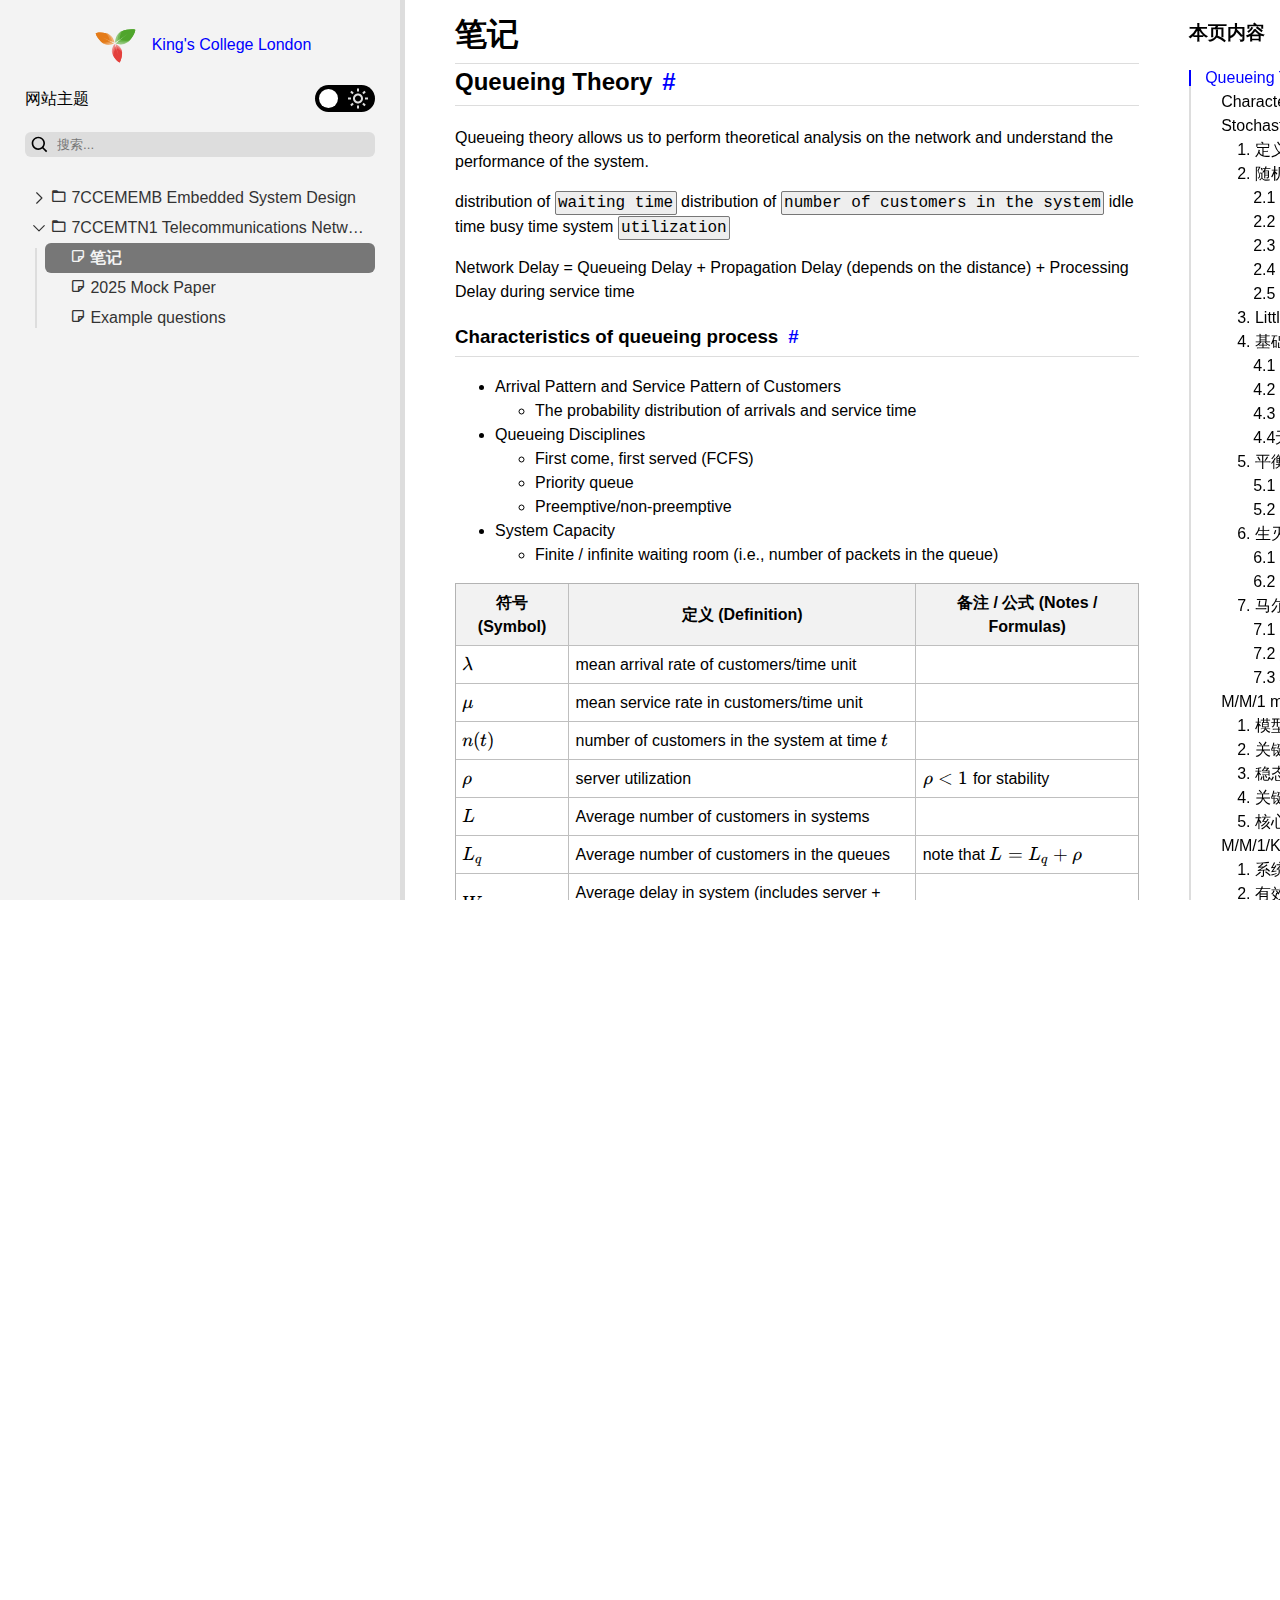
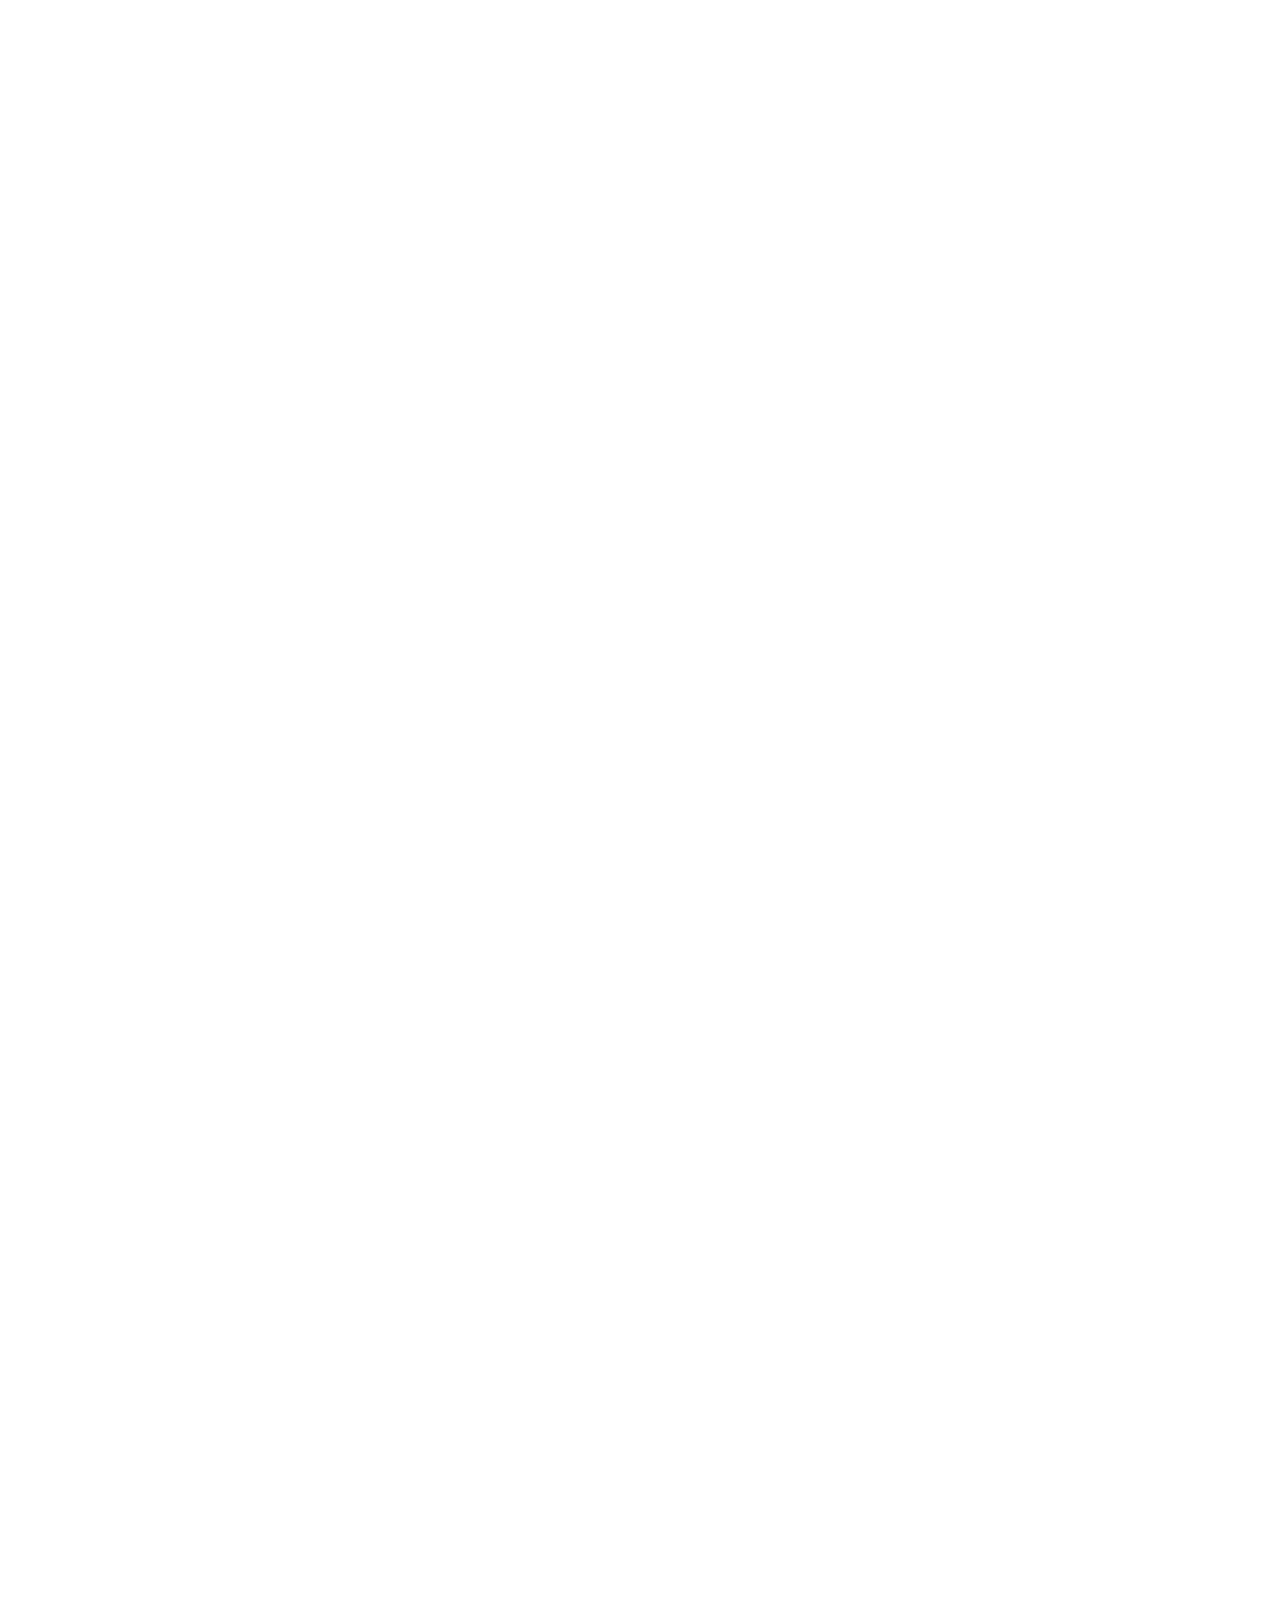
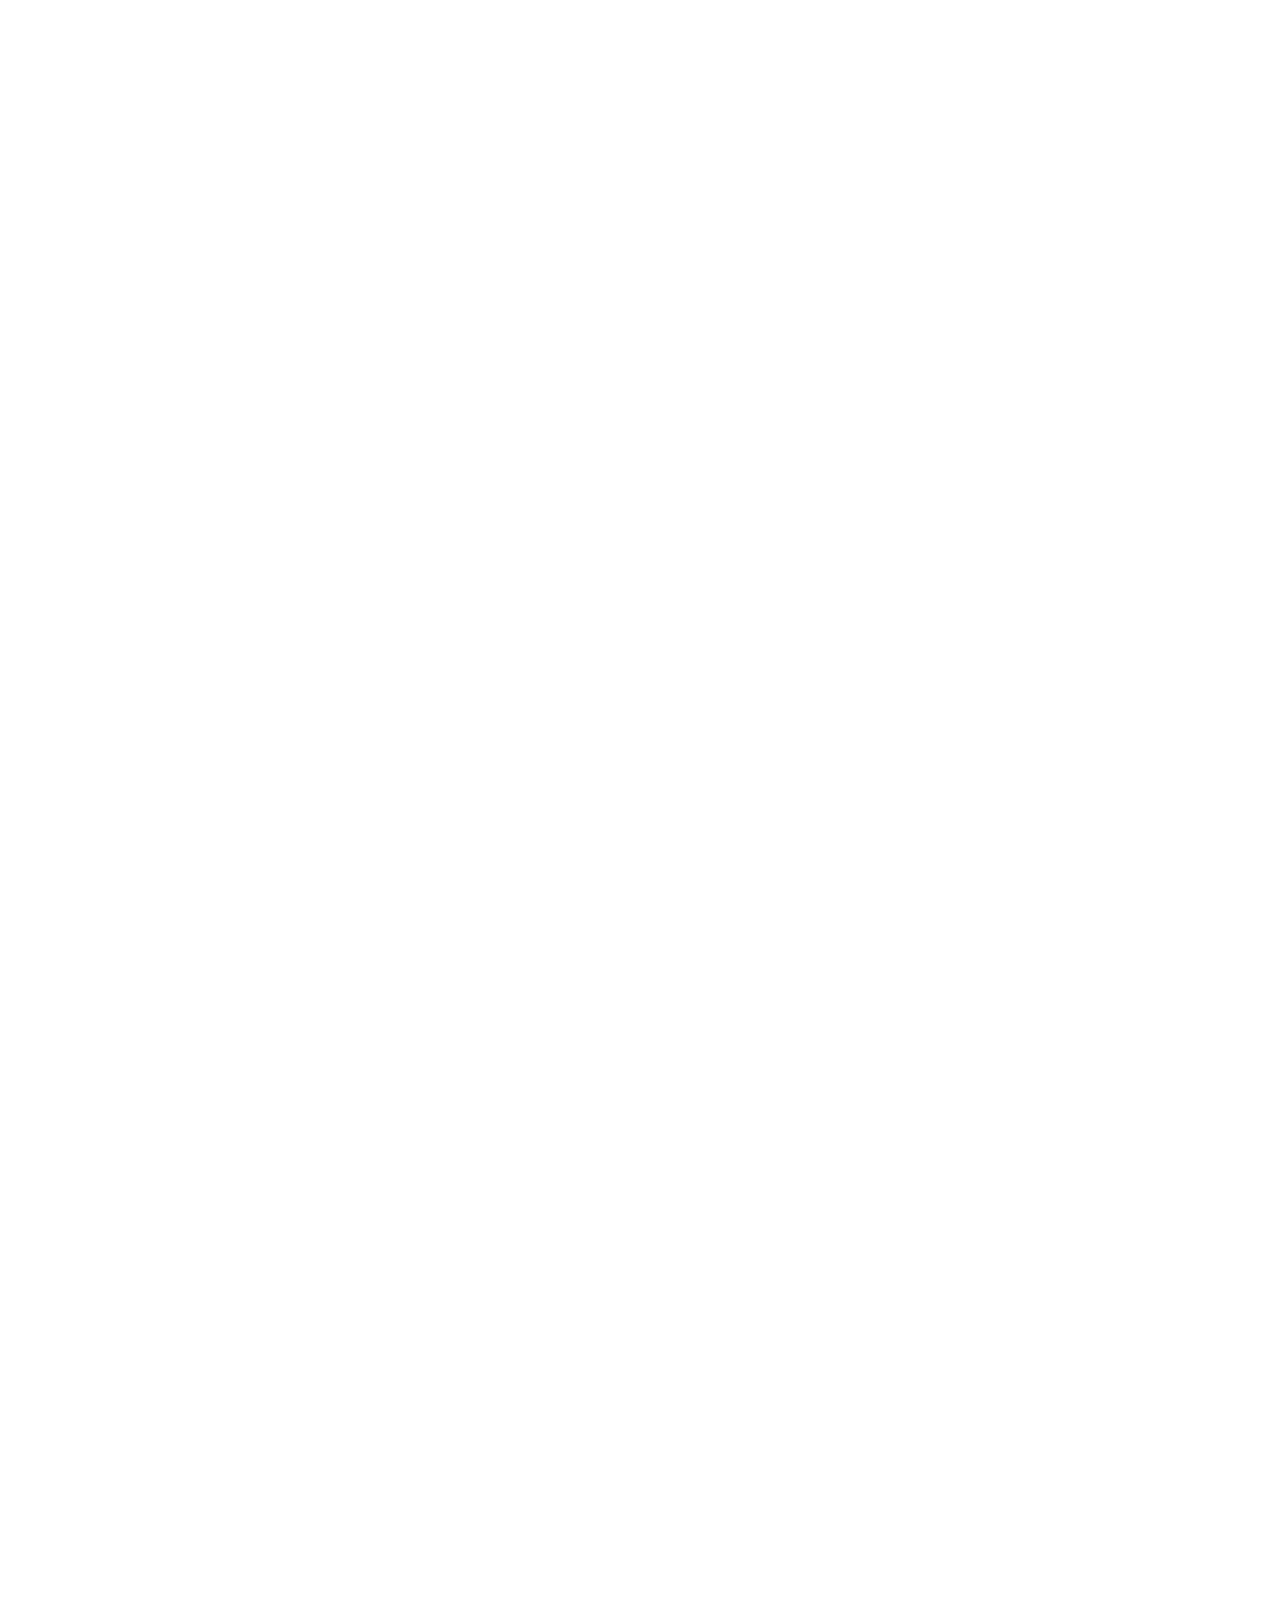
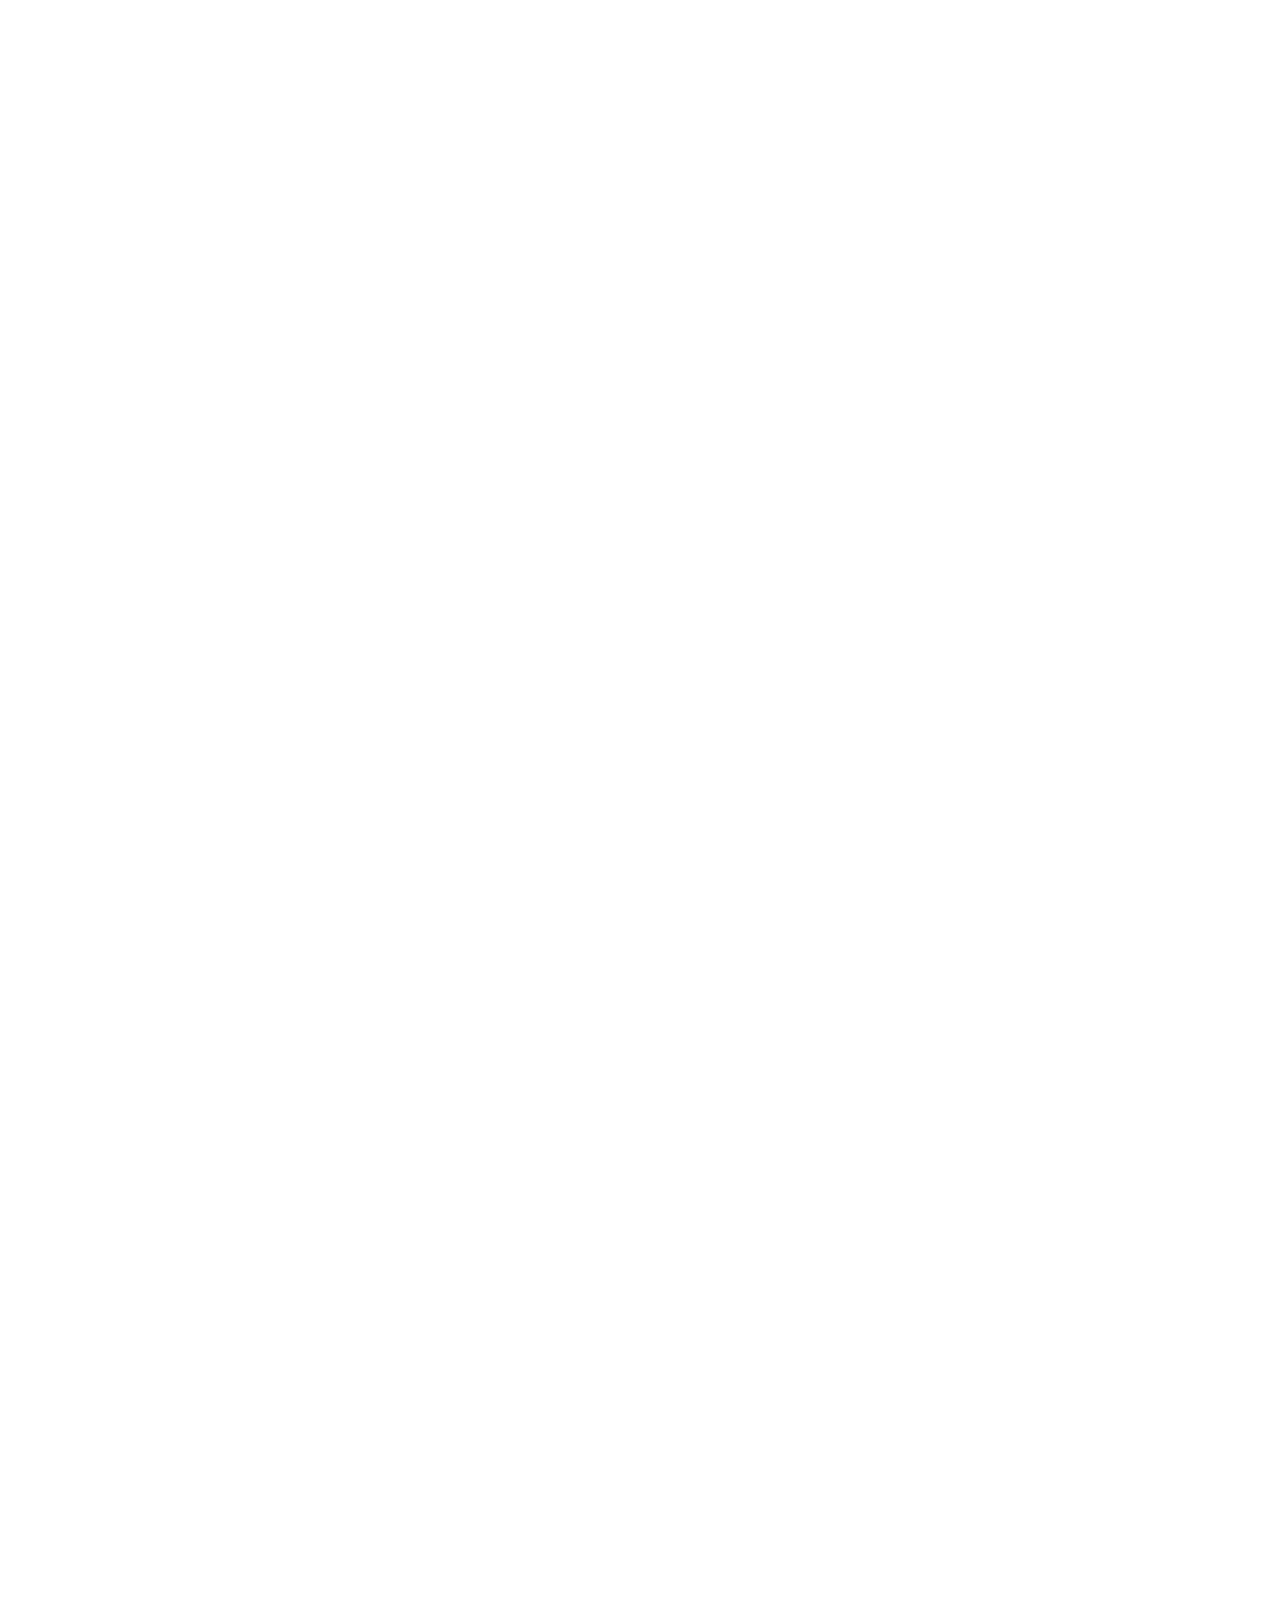
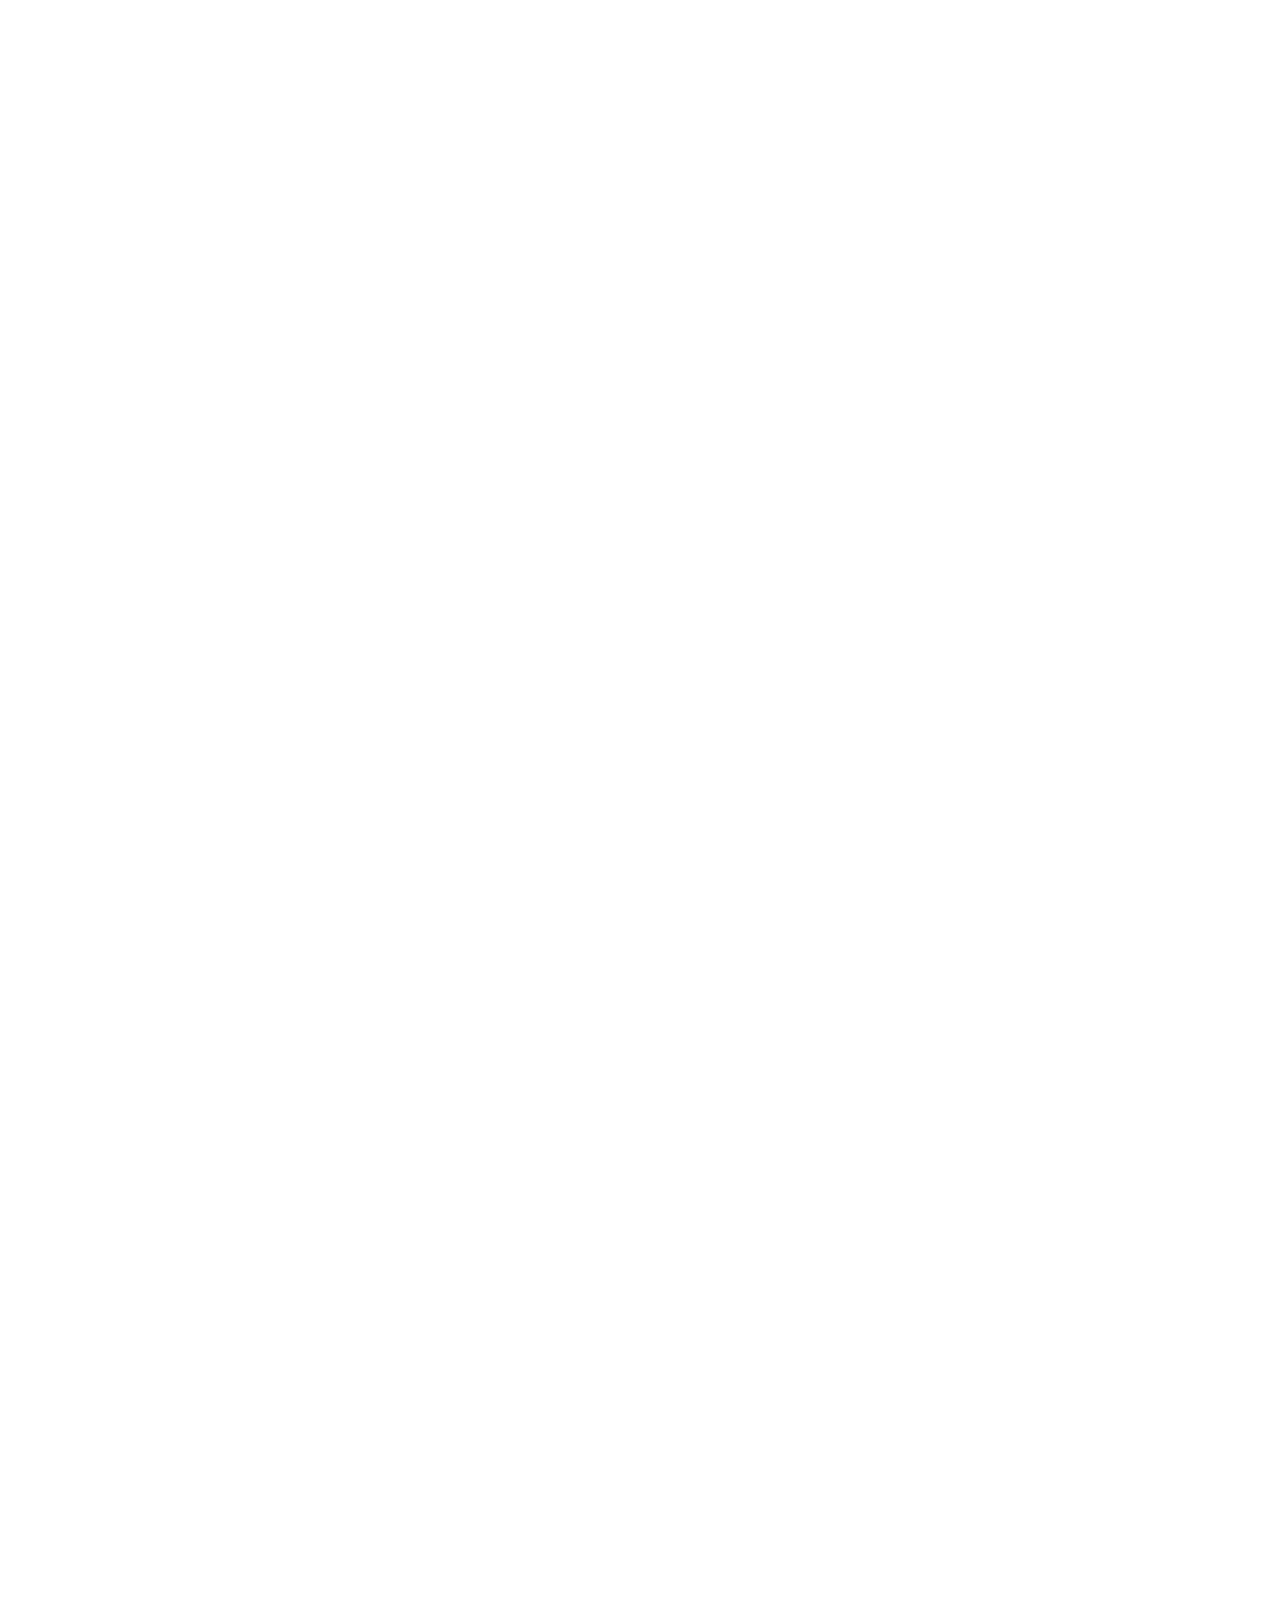
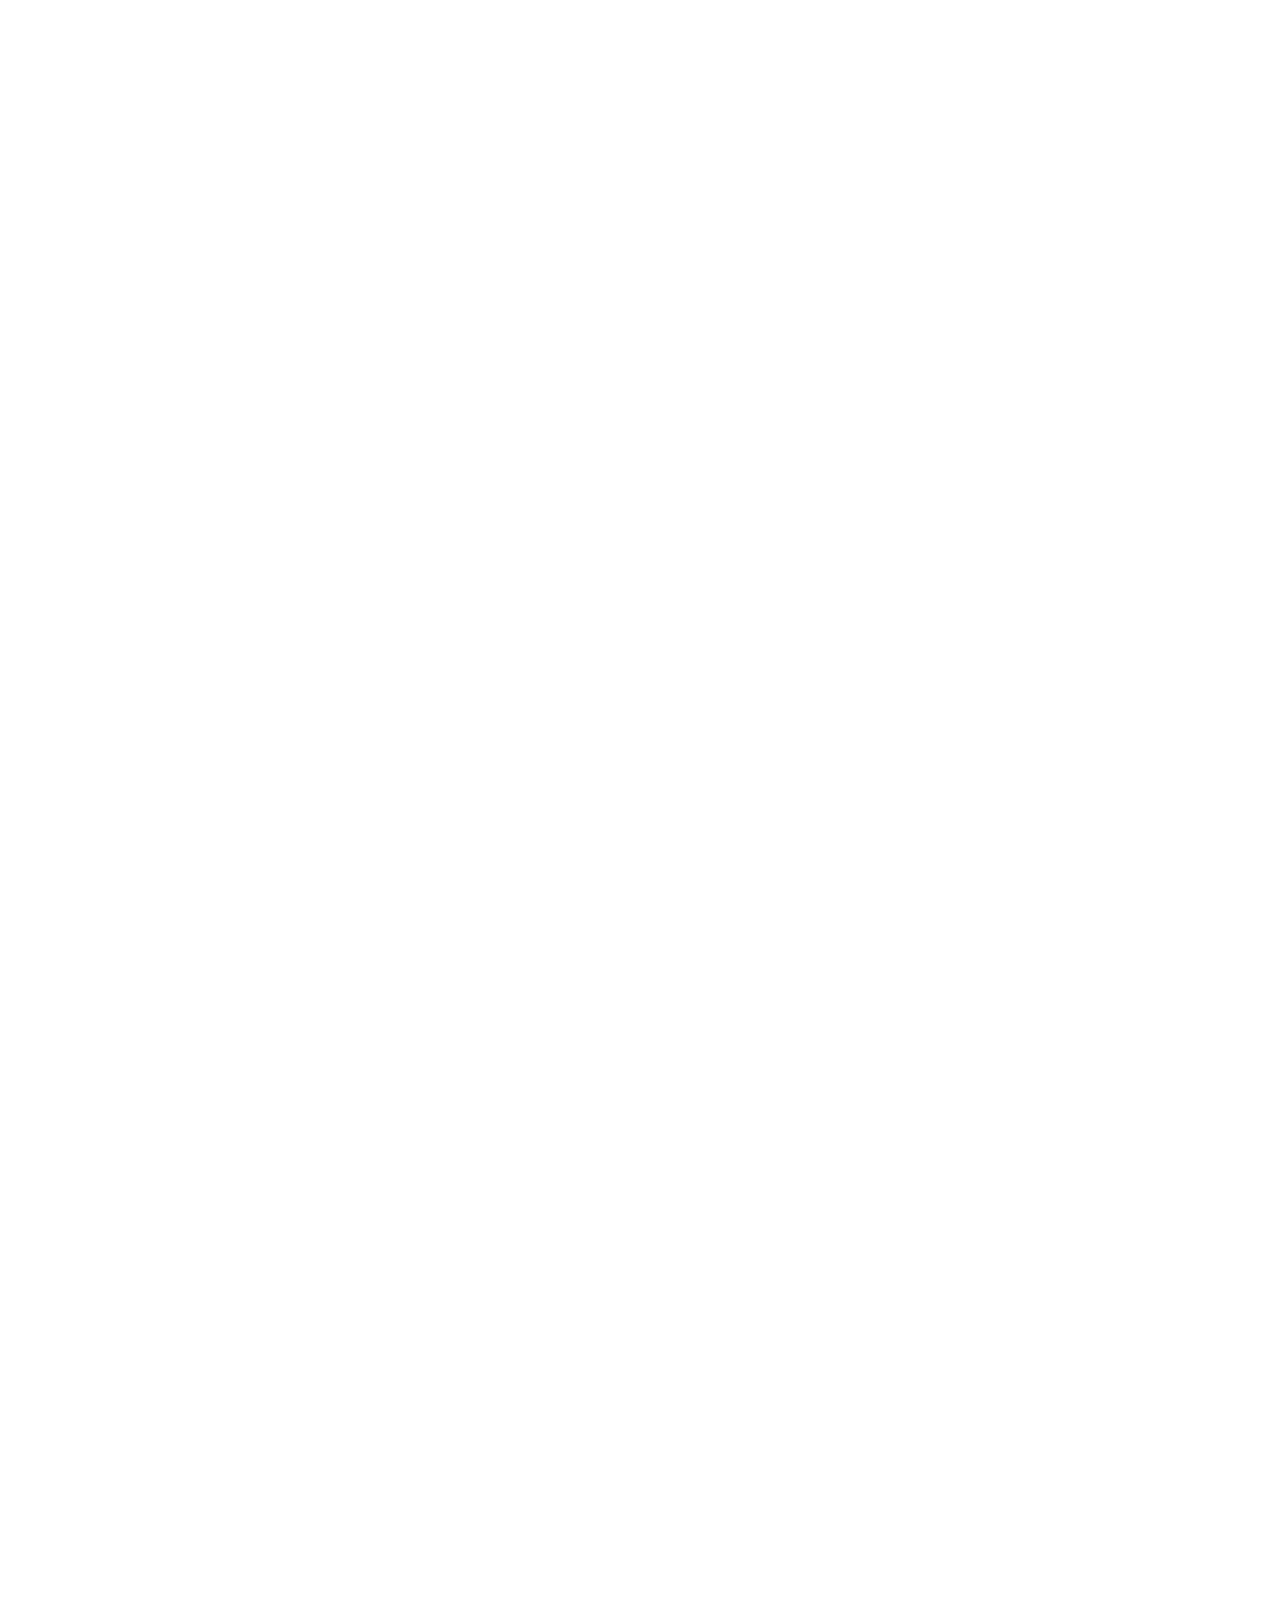
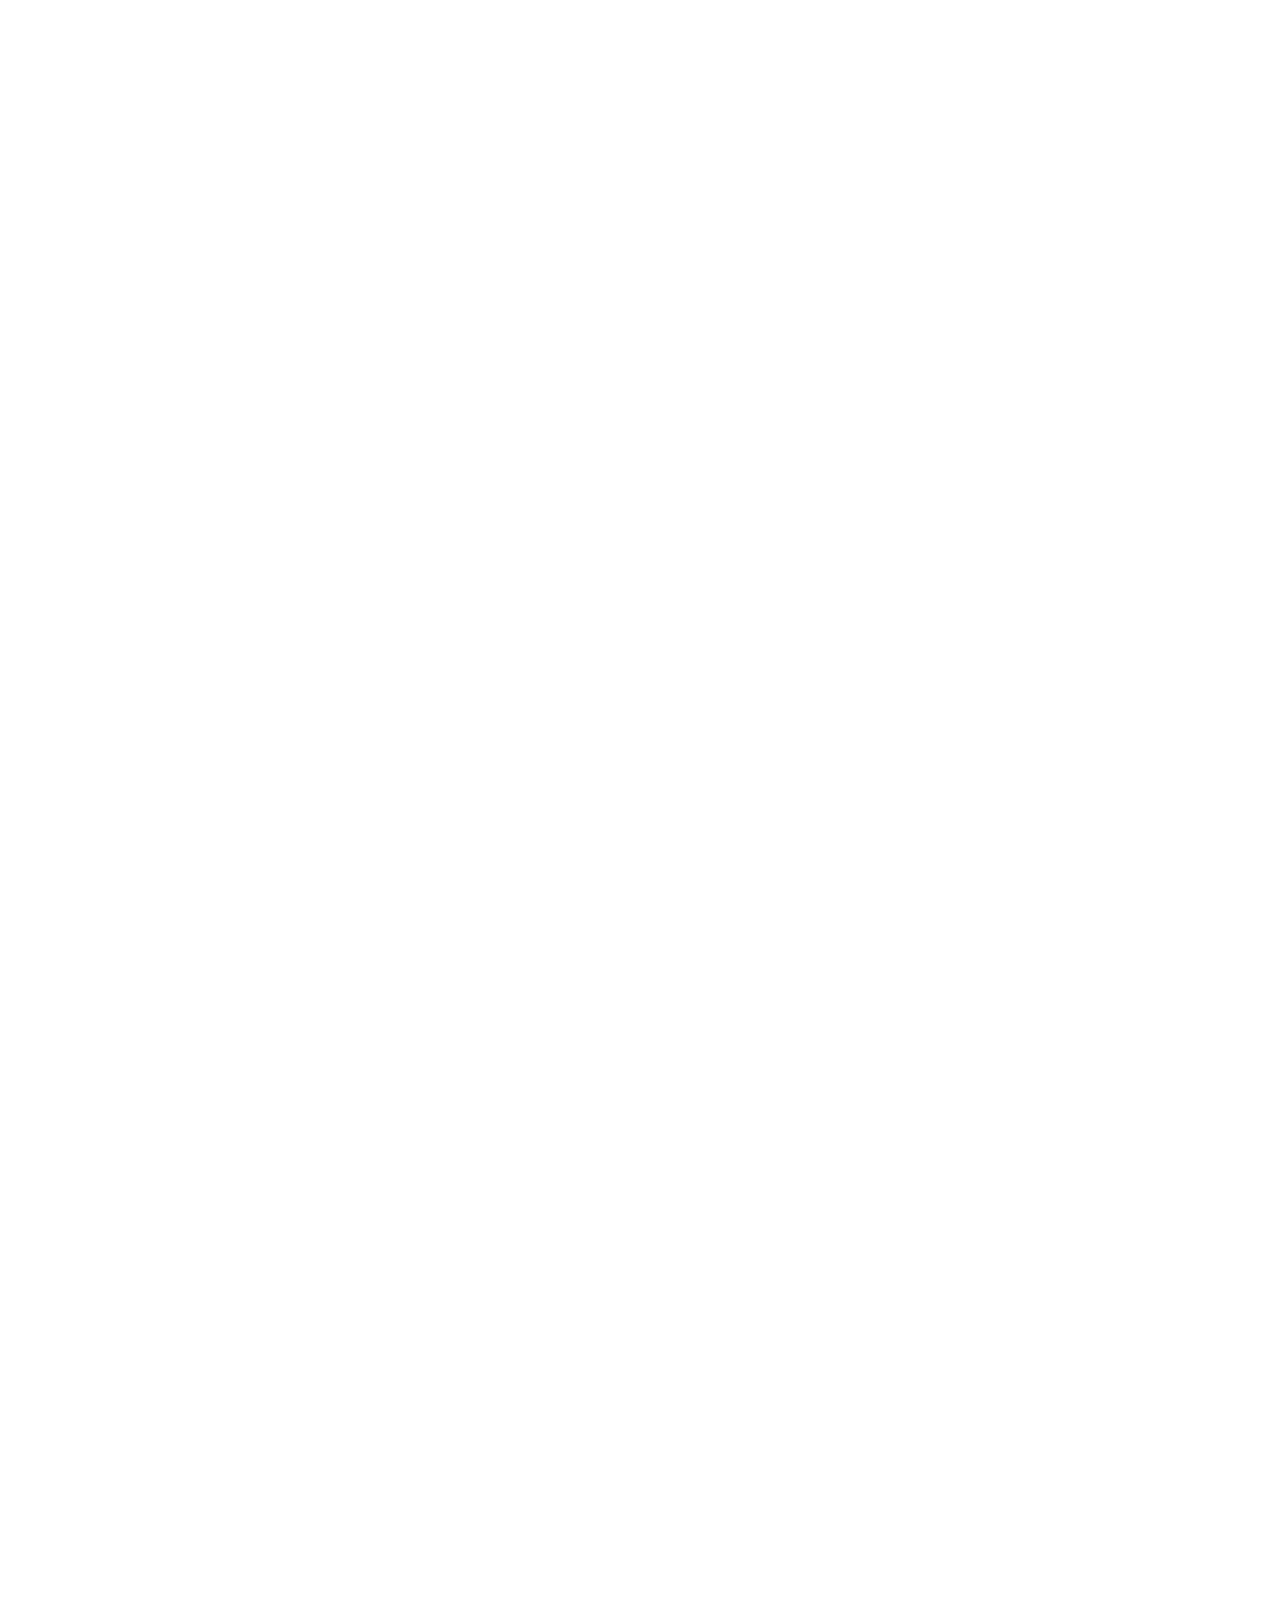
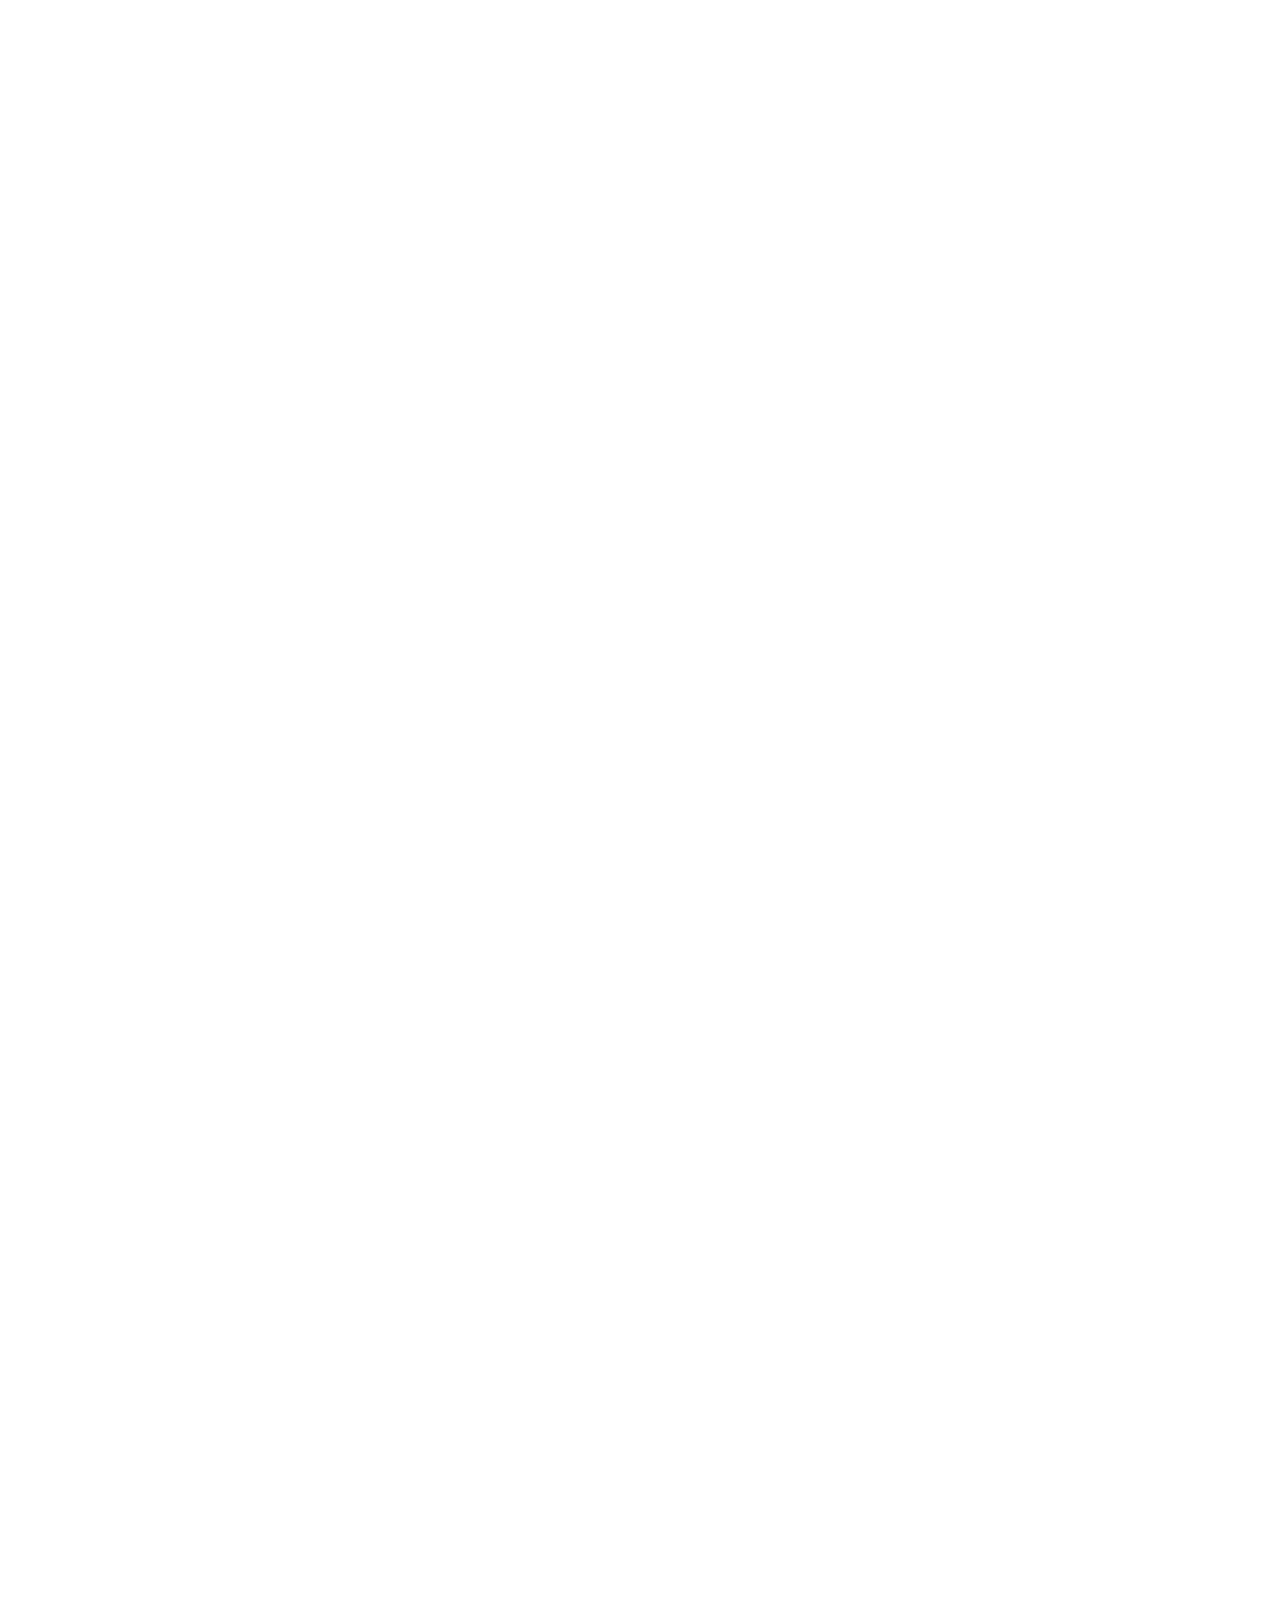
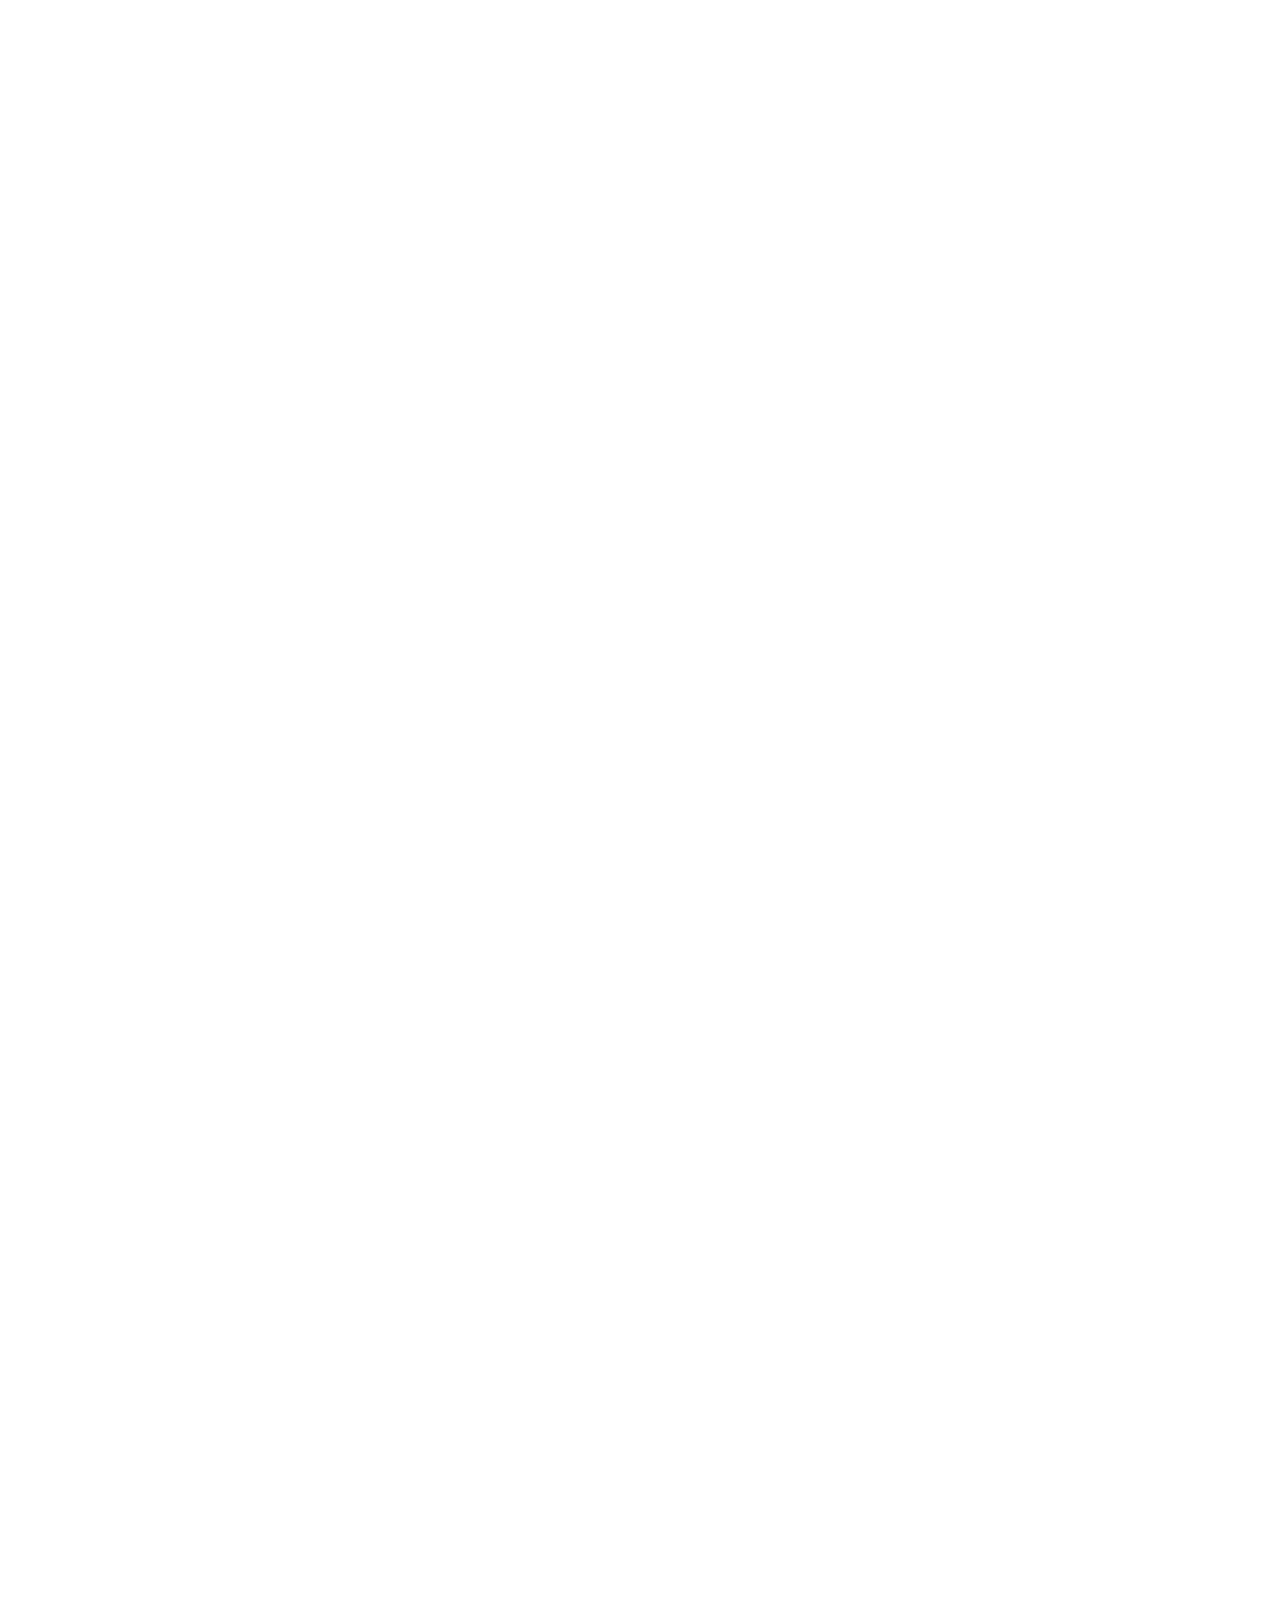
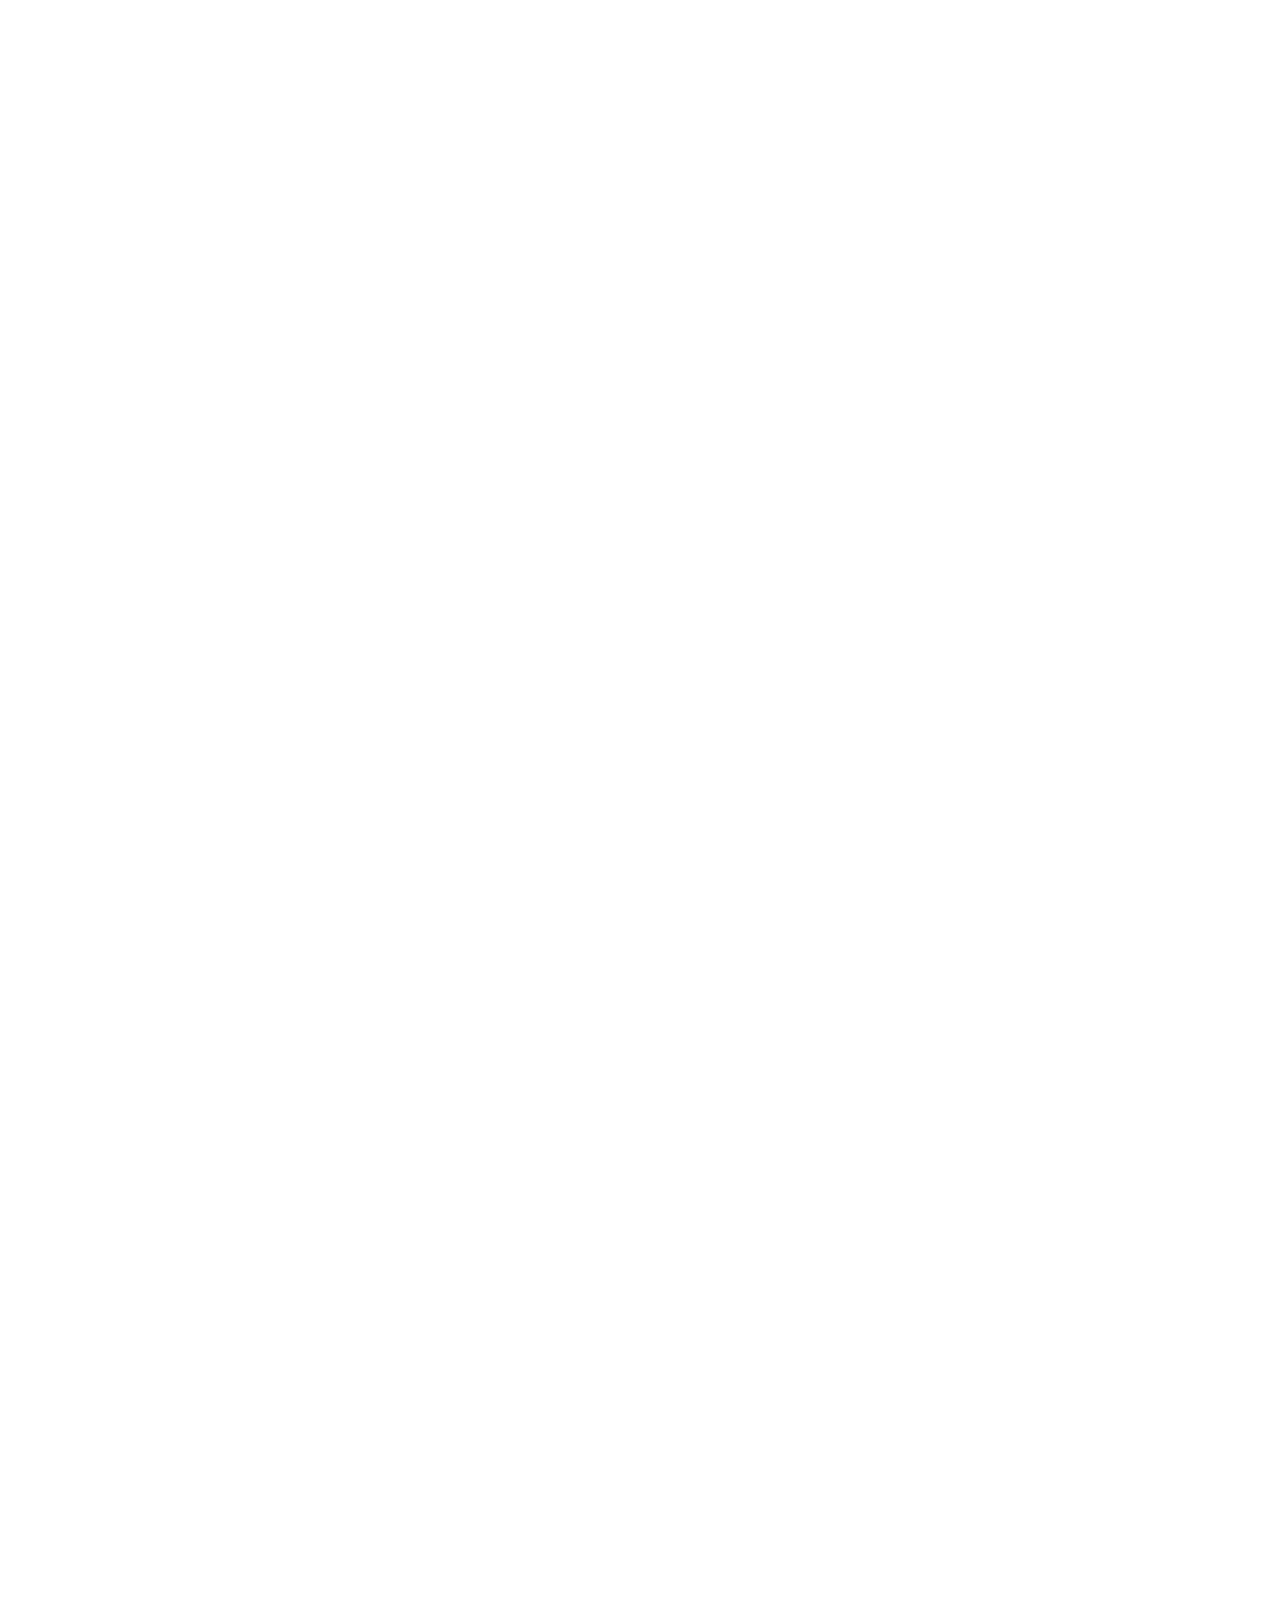
<file: scripts/www/7CCEMTN1 Telecommunications Networks I/笔记.html>
<!DOCTYPE html>
<html lang="en">
<head>
    
    
    <meta charset="utf-8">
    <meta name="viewport" content="width=device-width, initial-scale=1">

    <link rel="shortcut icon" href="../favicon.ico">
    
        <link href="../assets/styles.css" rel="stylesheet">
    
        <link href="../assets/scripts.css" rel="stylesheet">
    
    
        <script type="module" src="../assets/scripts.js"></script>
    
    
    
    
    <title>笔记 - King&#39;s College London</title>
    <script>
        // Load dark/light theme as soon as possible to avoid color flashes.
        let theme = localStorage.getItem("theme");
        if (!theme) {
            theme = window.matchMedia && window.matchMedia('(prefers-color-scheme: dark)').matches ? "dark" : "light";
        }
        document.documentElement.classList.add(`theme-${theme}`);

        window.glob = {
            isStatic: true,
            theme
        };
    </script>
    <!-- HTML Meta Tags -->
    <meta name="description" content="">
    <!-- Facebook Meta Tags -->
    <meta property="og:url" content="">
    <meta property="og:type" content="website">
    <meta property="og:title" content="笔记 - King&#39;s College London">
    <meta property="og:description" content="">
    <meta property="og:image" content="">
    <!-- Twitter Meta Tags -->
    <meta name="twitter:card" content="summary_large_image">
    <meta property="twitter:domain" content="">
    <meta property="twitter:url" content="">
    <meta name="twitter:title" content="笔记 - King&#39;s College London">
    <meta name="twitter:description" content="">
    <meta name="twitter:image" content="">
    <!-- Meta Tags Generated via https://opengraph.dev -->
    <meta name="theme-color" content="">
    
</head>

<body data-note-id="obykK42TcQY1" class="type-text" data-ancestor-note-id="2Q5IsQ2Y5GfB">

<div id="mobile-header">
    <a href="../">
            <img src="../icon-color.svg" width="32" height="24.150943396226417" alt="Logo" />
        King&#39;s College London
    </a>
    <button aria-label="Show Mobile Menu" id="show-menu-button"><svg xmlns="http://www.w3.org/2000/svg" width="24" height="24" viewBox="0 0 24 24" fill="currentColor"><path d="M4 6h16v2H4zm0 5h16v2H4zm0 5h16v2H4z"></path></svg></button>
</div>
<div id="split-pane">
    <div id="left-pane">
        <div id="navigation">
            <div id="site-header">
                <a href="../">
                    <img src="../icon-color.svg" width="53" height="40" alt="Logo" />
                    King&#39;s College London
                </a>
                <div class="theme-selection">
                    <span id="sitetheme">网站主题</span>
                    <label class="switch">
                      <input type="checkbox" aria-labelledby="sitetheme">
                      <span class="slider"></span>
                      <svg class="dark-icon" xmlns="http://www.w3.org/2000/svg" width="24" height="24" viewBox="0 0 24 24" fill="currentColor"><path d="M20.742 13.045a8.088 8.088 0 0 1-2.077.271c-2.135 0-4.14-.83-5.646-2.336a8.025 8.025 0 0 1-2.064-7.723A1 1 0 0 0 9.73 2.034a10.014 10.014 0 0 0-4.489 2.582c-3.898 3.898-3.898 10.243 0 14.143a9.937 9.937 0 0 0 7.072 2.93 9.93 9.93 0 0 0 7.07-2.929 10.007 10.007 0 0 0 2.583-4.491 1.001 1.001 0 0 0-1.224-1.224zm-2.772 4.301a7.947 7.947 0 0 1-5.656 2.343 7.953 7.953 0 0 1-5.658-2.344c-3.118-3.119-3.118-8.195 0-11.314a7.923 7.923 0 0 1 2.06-1.483 10.027 10.027 0 0 0 2.89 7.848 9.972 9.972 0 0 0 7.848 2.891 8.036 8.036 0 0 1-1.484 2.059z"></path></svg>
                      <svg class="light-icon" xmlns="http://www.w3.org/2000/svg" width="24" height="24" viewBox="0 0 24 24" fill="currentColor"><path d="M6.993 12c0 2.761 2.246 5.007 5.007 5.007s5.007-2.246 5.007-5.007S14.761 6.993 12 6.993 6.993 9.239 6.993 12zM12 8.993c1.658 0 3.007 1.349 3.007 3.007S13.658 15.007 12 15.007 8.993 13.658 8.993 12 10.342 8.993 12 8.993zM10.998 19h2v3h-2zm0-17h2v3h-2zm-9 9h3v2h-3zm17 0h3v2h-3zM4.219 18.363l2.12-2.122 1.415 1.414-2.12 2.122zM16.24 6.344l2.122-2.122 1.414 1.414-2.122 2.122zM6.342 7.759 4.22 5.637l1.415-1.414 2.12 2.122zm13.434 10.605-1.414 1.414-2.122-2.122 1.414-1.414z"></path></svg>
                    </label>
                    <script>
                        const el = document.querySelector(".theme-selection input");
                        el.checked = (glob.theme === "dark");
                    </script>
                </div>
                
                    <div class="search-item">
                        <svg class="search-icon" xmlns="http://www.w3.org/2000/svg" width="24" height="24" viewBox="0 0 24 24" fill="currentColor"><path d="M10 18a7.952 7.952 0 0 0 4.897-1.688l4.396 4.396 1.414-1.414-4.396-4.396A7.952 7.952 0 0 0 18 10c0-4.411-3.589-8-8-8s-8 3.589-8 8 3.589 8 8 8zm0-14c3.309 0 6 2.691 6 6s-2.691 6-6 6-6-2.691-6-6 2.691-6 6-6z"></path></svg>
                        <input type="text" class="search-input" placeholder="搜索...">
                    </div>
                
            </div>
        
            <nav id="menu">
                

    



<ul>
    
    
        <li class="submenu-item">
            

    
    <a class="type-text" href="../7CCEMEMB%20Embedded%20System%20Desig.html">
        <button class="collapse-button" aria-label="展开"><svg xmlns="http://www.w3.org/2000/svg" viewBox="0 0 24 24" fill="none" stroke="currentColor" stroke-width="2" stroke-linecap="round" stroke-linejoin="round" class="svg-icon right-triangle"><path d="M3 8L12 17L21 8"></path></svg></button>
        <span><i class="bx bx-folder"></i> 7CCEMEMB Embedded System Design</span>
    </a>




<ul>
    
    
        <li class="item">
            

    
    <a class="type-text" href="../7CCEMEMB%20Embedded%20System%20Design/%E7%AC%94%E8%AE%B0.html">
        
        <span><i class="bx bx-note"></i> 笔记</span>
    </a>





        </li>
    
</ul>


        </li>
    
    
        <li class="submenu-item expanded">
            

    
    <a class="type-text" href="../7CCEMTN1%20Telecommunications%20Ne.html">
        <button class="collapse-button" aria-label="展开"><svg xmlns="http://www.w3.org/2000/svg" viewBox="0 0 24 24" fill="none" stroke="currentColor" stroke-width="2" stroke-linecap="round" stroke-linejoin="round" class="svg-icon right-triangle"><path d="M3 8L12 17L21 8"></path></svg></button>
        <span><i class="bx bx-folder"></i> 7CCEMTN1 Telecommunications Networks I</span>
    </a>




<ul>
    
    
        <li class="item expanded">
            

    
    <a class="type-text active" href="%E7%AC%94%E8%AE%B0.html">
        
        <span><i class="bx bx-note"></i> 笔记</span>
    </a>





        </li>
    
    
        <li class="item">
            

    
    <a class="type-text" href="2025%20Mock%20Paper.html">
        
        <span><i class="bx bx-note"></i> 2025 Mock Paper</span>
    </a>





        </li>
    
    
        <li class="item">
            

    
    <a class="type-text" href="Example%20questions.html">
        
        <span><i class="bx bx-note"></i> Example questions</span>
    </a>





        </li>
    
</ul>


        </li>
    
</ul>


            </nav>
           
        </div>
    </div>
    <div id="right-pane">
        <div id="main">
            <div id="content" class="type-text ck-content">
                
                    <h1 id="title">笔记</h1>
                
                    
                    <h2>Queueing Theory<a id="queueing-theory" class="toc-anchor" name="queueing-theory" href="#queueing-theory">#</a></h2><p>Queueing theory allows us to perform theoretical analysis on the network and understand the performance of the system.</p><p>distribution of <code spellcheck="false">waiting time</code> distribution of <code spellcheck="false">number of customers in the system</code> idle time busy time system <code spellcheck="false">utilization</code></p><p>Network Delay = Queueing Delay + Propagation Delay (depends on the distance) + Processing Delay during service time</p><h3>Characteristics of queueing process<a id="characteristics-of-queueing-process" class="toc-anchor" name="characteristics-of-queueing-process" href="#characteristics-of-queueing-process">#</a></h3><ul><li data-list-item-id="e55a7213c59e0357e89cb4d24a1c60175">Arrival Pattern and Service Pattern of Customers<ul><li data-list-item-id="e788bec7e1e678897c21fa95c741e9760">The probability distribution of arrivals and service time</li></ul></li><li data-list-item-id="e4c60901b9e2bfa1714f666947f034df4">Queueing Disciplines<ul><li data-list-item-id="eb65bcf8d71c93cce49be4c23a75d233f">First come, first served (FCFS)</li><li data-list-item-id="e11157e116a003cc9e73cda6ace389496">Priority queue</li><li data-list-item-id="ef129e11d6669c926f2bc16219980aa65">Preemptive/non-preemptive</li></ul></li><li data-list-item-id="eceece310683a40b9f791437189b421bc">System Capacity<ul><li data-list-item-id="e1770848d52dde6f1c67ab00a2c8198c8">Finite / infinite waiting room (i.e., number of packets in the queue)</li></ul></li></ul><figure class="table"><table><thead><tr><th><strong>符号 (Symbol)</strong></th><th><strong>定义 (Definition)</strong></th><th><strong>备注 / 公式 (Notes / Formulas)</strong></th></tr></thead><tbody><tr><td><span class="math-tex">\(\lambda\)</span></td><td>mean arrival rate of customers/time unit</td><td>&nbsp;</td></tr><tr><td><span class="math-tex">\(\mu\)</span></td><td>mean service rate in customers/time unit</td><td>&nbsp;</td></tr><tr><td><span class="math-tex">\(n(t)\)</span></td><td>number of customers in the system at time&nbsp;<span class="math-tex">\(t\)</span></td><td>&nbsp;</td></tr><tr><td><span class="math-tex">\(\rho\)</span></td><td>server utilization</td><td><span class="math-tex">\(\rho &lt; 1\)</span>&nbsp;for stability</td></tr><tr><td><span class="math-tex">\(L\)</span></td><td>Average number of customers in systems</td><td>&nbsp;</td></tr><tr><td><span class="math-tex">\(L_q\)</span></td><td>Average number of customers in the queues</td><td>note that&nbsp;<span class="math-tex">\(L = L_q + \rho\)</span></td></tr><tr><td><span class="math-tex">\(W\)</span></td><td>Average delay in system (includes server + queue)</td><td>&nbsp;</td></tr><tr><td><span class="math-tex">\(W_q\)</span></td><td>Average delay in queue</td><td>note that&nbsp;<span class="math-tex">\(W = W_q + 1/\mu\)</span></td></tr></tbody></table></figure><h3>Stochastic process<a id="stochastic-process" class="toc-anchor" name="stochastic-process" href="#stochastic-process">#</a></h3><h4>1. 定义 Definition<a id="1-定义-definition" class="toc-anchor" name="1-定义-definition" href="#1-定义-definition">#</a></h4><p><strong>随机过程 (Stochastic Process)</strong> 是指一组由时间&nbsp;<span class="math-tex">\(t\)</span>&nbsp;索引的随机变量集合&nbsp;<span class="math-tex">\(X(t)\)</span>。</p><ul><li data-list-item-id="e5b9f2296cc95c2f3d66396c9f98bde8d"><strong>时间域&nbsp;</strong><span class="math-tex">\(t \in T\)</span>:<ul><li data-list-item-id="e5679cd988f5e482af03ba31a7121337a"><strong>连续 (Continuous)</strong>: 时间是连续的实数。</li><li data-list-item-id="e6c4701742bfc263f31b47bbae26c37d1"><strong>离散 (Discrete)</strong>: 时间是一系列离散的点 (例如:&nbsp;<span class="math-tex">\(t = 1, 2, 3...\)</span>&nbsp;或 7:00, 8:00...)。</li></ul></li><li data-list-item-id="e1c141eecb429c3ecde241e81d0bb3bfe"><strong>直观理解</strong>: 可以将其视为一个“被时间索引的随机变量家族”。</li><li data-list-item-id="e77e5527b36f29bf385dda0d729c8cf90"><strong>分布函数</strong>:<ul><li data-list-item-id="ec2d2a38893bff0ea41cafcbfb1cbddac"><span class="math-tex">\(F_X(x;t) = P[X(t) \le x]\)</span></li><li class="ck-list-marker-italic" data-list-item-id="e9e35e86ce1a3793ee6b98a275fc6ecac"><em>(注: 幻灯片中标注为PDF，但公式&nbsp;</em><span class="math-tex">\(P[X \le x]\)</span><em>&nbsp;数学上通常定义为累积分布函数 CDF)</em></li></ul></li></ul><h4>2. 随机过程的分类 Classification<a id="2-随机过程的分类-classification" class="toc-anchor" name="2-随机过程的分类-classification" href="#2-随机过程的分类-classification">#</a></h4><p>根据变量随时间变化的特性，主要分为以下五类：</p><h5>2.1 平稳过程 (Stationary Processes)<a id="2-1-平稳过程-stationary-processes" class="toc-anchor" name="2-1-平稳过程-stationary-processes" href="#2-1-平稳过程-stationary-processes">#</a></h5><ul><li data-list-item-id="edcada410fbe74ff156e304d06d0f516b"><strong>定义</strong>: 统计特性<strong>独立于时间</strong>。系统的性质不会随时间推移而改变。</li><li data-list-item-id="e7942be9e1e48ac27ae683a372a4bcbe5"><p><strong>公式</strong>:&nbsp;</p><span class="math-tex">\[F_X(x; t + \tau) = F_X(x; t)\]</span></li></ul><h5>2.2 独立过程 (Independent Processes)<a id="2-2-独立过程-independent-processes" class="toc-anchor" name="2-2-独立过程-independent-processes" href="#2-2-独立过程-independent-processes">#</a></h5><ul><li data-list-item-id="e9afa51deb2f8f67770babf5ef2859798"><strong>定义</strong>: 不同时间点的变量是<strong>相互独立</strong>的。</li><li data-list-item-id="e3187f34bce0dc2a2ee50c05748fddcbe"><p><strong>公式</strong>: 联合分布等于各自分布的乘积。&nbsp;</p><span class="math-tex">\[F_X(x; t) = F_{X1}(x_1; t_1) \dots F_{Xn}(x_n; t_n)\]</span></li></ul><h5>2.3 马尔可夫过程 (Markov Processes)<a id="2-3-马尔可夫过程-markov-processes" class="toc-anchor" name="2-3-马尔可夫过程-markov-processes" href="#2-3-马尔可夫过程-markov-processes">#</a></h5><ul><li data-list-item-id="eb2f1b5a49d6afd38a821e6cd08821a4f"><strong>定义</strong>: 具有<strong>无记忆性 (Memoryless)</strong>。未来的状态仅取决于<strong>当前</strong>状态，而与过去的历史状态无关。</li><li data-list-item-id="e63b4a9a3edee989abec77c7f48a50f1d"><strong>公式</strong>:</li></ul><span class="math-tex">\[P[X(t_{n+1}) = x_{n+1} \mid X(t_n) = x_n, \dots, X(t_1) = x_1] = P[X(t_{n+1}) = x_{n+1} \mid X(t_n) = x_n]\]</span><h5>2.4 生灭过程 (Birth-Death Processes)<a id="2-4-生灭过程-birth-death-processes" class="toc-anchor" name="2-4-生灭过程-birth-death-processes" href="#2-4-生灭过程-birth-death-processes">#</a></h5><ul><li data-list-item-id="ea993f5cfe7bd2df5591c222254549fbd"><strong>定义</strong>: 状态转移只发生在<strong>相邻</strong>的状态之间。</li><li data-list-item-id="e2e4a6c2fe817dfd4982fab943fc7a511"><strong>应用</strong>: 常用于排队论（人数增加1或减少1）。</li></ul><h5>2.5 随机游走 (Random Walks)<a id="2-5-随机游走-random-walks" class="toc-anchor" name="2-5-随机游走-random-walks" href="#2-5-随机游走-random-walks">#</a></h5><ul><li data-list-item-id="eab3bb7d52daa0bcf0525ff44e23fcda0"><strong>定义</strong>: 过程的下一个位置等于<strong>前一个位置</strong>加上一个<strong>随机变量</strong>（步长）。</li><li data-list-item-id="e6fcfbbaf1cb085ac7b7de040a9afd940"><strong>特点</strong>: 步长是从任意分布中独立抽取的。</li></ul><h4>3. Little's Law<a id="3-little-s-law" class="toc-anchor" name="3-little-s-law" href="#3-little-s-law">#</a></h4><span class="math-tex">\[\text{Mean Number of Customers} = \text{Arrival Rate} \times \text{Mean Response Time}\]</span><span class="math-tex">\[N = \lambda \times T\]</span><h4>4. 基础分布与过程<a id="4-基础分布与过程" class="toc-anchor" name="4-基础分布与过程" href="#4-基础分布与过程">#</a></h4><h5>4.1 泊松分布 (Poisson Distribution)<a id="4-1-泊松分布-poisson-distribution" class="toc-anchor" name="4-1-泊松分布-poisson-distribution" href="#4-1-泊松分布-poisson-distribution">#</a></h5><ul><li data-list-item-id="efafc0aa275aee64caa250d8d1516b19f"><strong>类型:</strong> 离散概率分布。</li><li data-list-item-id="ee7c02a6b9cac7a938f84b7705b72ffa0"><strong>用途:</strong> 描述固定时间间隔内事件发生的<strong>次数</strong>。</li><li data-list-item-id="ebaa3257d8817fc9d54e5280fc8327682"><strong>公式:</strong>&nbsp;<span class="math-tex">\(P(X=k) = \frac{\lambda^k e^{-\lambda}}{k!}\)</span><ul><li data-list-item-id="eada9688923a72f2f93692a4d30698a0d"><span class="math-tex">\(k\)</span>: 事件发生次数</li><li data-list-item-id="ee62cd72560bff33333b9023163fd9e22"><span class="math-tex">\(\lambda\)</span>: 平均发生率 (Intensity)</li></ul></li></ul><h5>4.2 指数分布 (Exponential Distribution)<a id="4-2-指数分布-exponential-distribution" class="toc-anchor" name="4-2-指数分布-exponential-distribution" href="#4-2-指数分布-exponential-distribution">#</a></h5><ul><li data-list-item-id="edfb702679c1a780471c923f6028c0692"><strong>类型:</strong> 连续概率分布。</li><li data-list-item-id="ea0ddaffbbce3d35eddcd05f7d2d4907a"><strong>用途:</strong> 描述泊松过程中连续两个事件发生的<strong>时间间隔</strong> (Interarrival time)。</li><li data-list-item-id="e4ba109da9730ac1dafa6127e7c724b17"><strong>概率密度 (PDF):</strong>&nbsp;<span class="math-tex">\(f(x) = \lambda e^{-\lambda x}\)</span></li><li data-list-item-id="e8eacc0cc427aa1c63244bf76c2429dae"><strong>累积分布 (CDF):</strong>&nbsp;<span class="math-tex">\(F(x) = 1 - e^{-\lambda x}\)</span></li><li data-list-item-id="e12d7684bdc4a0cd8bf727f74bcc7eaba"><strong>均值:</strong>&nbsp;<span class="math-tex">\(E[\tau] = 1/\lambda\)</span></li></ul><h5>4.3 泊松过程 (Poisson Process)<a id="4-3-泊松过程-poisson-process" class="toc-anchor" name="4-3-泊松过程-poisson-process" href="#4-3-泊松过程-poisson-process">#</a></h5><ul><li data-list-item-id="e3ee2dcc4cfca52bf768f2e6c852876fb"><strong>定义:</strong> 计数过程&nbsp;<span class="math-tex">\(X(t)\)</span>，表示在&nbsp;<span class="math-tex">\((0, t]\)</span>&nbsp;时间段内发生的事件数。</li><li data-list-item-id="e420aebae3c6ee6200ecc050c99e9d4fb"><strong>参数:</strong>&nbsp;<span class="math-tex">\(\lambda t\)</span></li><li data-list-item-id="ef3e6f8991a2b297fc2f847698533b8ba"><strong>核心定理:</strong> 如果到达数服从泊松分布，则到达间隔时间服从指数分布。</li></ul><h5>4.4无记忆性 (Memoryless Property)<a id="4-4无记忆性-memoryless-property" class="toc-anchor" name="4-4无记忆性-memoryless-property" href="#4-4无记忆性-memoryless-property">#</a></h5><ul><li data-list-item-id="e8e9b14208e05935846e896f086990237"><strong>公式:</strong>&nbsp;<span class="math-tex">\(P(X &gt; a+b | X &gt; a) = P(X &gt; b)\)</span></li><li data-list-item-id="ec27d04240ec715b088e76150516af607"><strong>含义:</strong> 未来的等待时间与已经等待的时间无关。指数分布是唯一具有此性质的连续分布。</li></ul><h4>5. 平衡方程 (Balance Equations)<a id="5-平衡方程-balance-equations" class="toc-anchor" name="5-平衡方程-balance-equations" href="#5-平衡方程-balance-equations">#</a></h4><p>用于分析系统处于<strong>稳态 (Equilibrium)</strong> 时的概率分布。</p><h5>5.1 全局平衡 (Global Balance)<a id="5-1-全局平衡-global-balance" class="toc-anchor" name="5-1-全局平衡-global-balance" href="#5-1-全局平衡-global-balance">#</a></h5><ul><li data-list-item-id="e6320a88af9c42b265068f95e1c7a1377"><strong>核心思想:</strong> 对于任意状态&nbsp;<span class="math-tex">\(j\)</span>，<strong>离开该状态的速率 = 进入该状态的速率</strong>。</li><li data-list-item-id="e3d783ef261ad91547b505220282e432c"><p><strong>公式:</strong>&nbsp;</p><span class="math-tex">\[P_j \sum_{i \neq j} P_{ji} = \sum_{i \neq j} P_i P_{ij}\]</span><p>&nbsp;(Rate Out = Rate In)</p></li></ul><h5>5.2 一般平衡 (General Balance)<a id="5-2-一般平衡-general-balance" class="toc-anchor" name="5-2-一般平衡-general-balance" href="#5-2-一般平衡-general-balance">#</a></h5><ul><li data-list-item-id="eec3e10252afdd40f1cc7c64c43786fc2">对于状态空间中的任意子集&nbsp;<span class="math-tex">\(S\)</span>，进入&nbsp;<span class="math-tex">\(S\)</span>&nbsp;的总流速等于离开&nbsp;<span class="math-tex">\(S\)</span>&nbsp;的总流速。</li></ul><h4>6. 生灭过程 (Birth-Death Process)<a id="6-生灭过程-birth-death-process" class="toc-anchor" name="6-生灭过程-birth-death-process" href="#6-生灭过程-birth-death-process">#</a></h4><p>一种特殊的状态连续变化过程，状态只能在相邻整数间转移 (<span class="math-tex">\(k \leftrightarrow k+1\)</span>)。</p><ul><li data-list-item-id="e01a49e07656b4807a36079685ac6f141"><span class="math-tex">\(\lambda_k\)</span><strong>&nbsp;(Birth Rate):</strong> 从状态&nbsp;<span class="math-tex">\(k \to k+1\)</span>&nbsp;的速率（到达）。</li><li data-list-item-id="e13241114f4f8697fdf7bc58ef63ddbc5"><span class="math-tex">\(\mu_k\)</span><strong>&nbsp;(Death Rate):</strong> 从状态&nbsp;<span class="math-tex">\(k \to k-1\)</span>&nbsp;的速率（服务完成）。</li></ul><h5>6.1 稳态解推导<a id="6-1-稳态解推导" class="toc-anchor" name="6-1-稳态解推导" href="#6-1-稳态解推导">#</a></h5><p>利用<strong>局部平衡方程</strong>（在状态&nbsp;<span class="math-tex">\(k\)</span>&nbsp;和&nbsp;<span class="math-tex">\(k+1\)</span>&nbsp;之间切一刀）：</p><ol><li data-list-item-id="e89df65c3df82ec1d39825570b589dc24"><strong>流速平衡:</strong>&nbsp;<span class="math-tex">\(P_k \lambda_k = P_{k+1} \mu_{k+1}\)</span></li><li data-list-item-id="e84afd61459d9e947e29c1538ec645227"><strong>递归关系:</strong>&nbsp;<span class="math-tex">\(P_{k+1} = \frac{\lambda_k}{\mu_{k+1}} P_k\)</span></li><li class="ck-list-marker-bold" data-list-item-id="e37026d3253994fbf76d1fb94e623768c"><p><strong>通解 (用&nbsp;</strong><span class="math-tex">\(P_0\)</span><strong>&nbsp;表示):</strong></p><span class="math-tex">\[P_k = P_0 \prod_{i=0}^{k-1} \frac{\lambda_i}{\mu_{i+1}}\]</span></li><li data-list-item-id="ee212c69d04f5f90865676e810ef0f64c"><p><strong>求解&nbsp;</strong><span class="math-tex">\(P_0\)</span><strong>:</strong> 利用归一化条件&nbsp;<span class="math-tex">\(\sum_{k=0}^{\infty} P_k = 1\)</span>。</p><span class="math-tex">\[P_0 = \frac{1}{1 + \sum_{k=1}^{\infty} \prod_{i=0}^{k-1} \frac{\lambda_i}{\mu_{i+1}}}\]</span></li></ol><h5>6.2 系统性能指标<a id="6-2-系统性能指标" class="toc-anchor" name="6-2-系统性能指标" href="#6-2-系统性能指标">#</a></h5><ul><li data-list-item-id="eb4e269789349ac2f912a21da2837a0ac"><strong>平均系统人数 (</strong><span class="math-tex">\(\bar{N}\)</span><strong>):</strong>&nbsp;<span class="math-tex">\(\sum k P_k\)</span></li><li data-list-item-id="e024adf8feef3e2a057c43f7f96466187"><strong>Little's Law (利特尔定律):</strong>&nbsp;<span class="math-tex">\(T = \frac{\bar{N}}{\lambda}\)</span>&nbsp;(平均逗留时间 = 平均人数 / 到达率)</li><li data-list-item-id="e7349f5aa0e3850bf910287c6c349fc8b"><strong>平均等待时间 (</strong><span class="math-tex">\(w\)</span><strong>):</strong>&nbsp;<span class="math-tex">\(w = T - \frac{1}{\mu}\)</span>&nbsp;(总时间 - 服务时间)</li></ul><h4>7. 马尔可夫链与排队系统 (Markov Chains &amp; Queuing Systems)<a id="7-马尔可夫链与排队系统-markov-chains-amp-queuing-systems" class="toc-anchor" name="7-马尔可夫链与排队系统-markov-chains-amp-queuing-systems" href="#7-马尔可夫链与排队系统-markov-chains-amp-queuing-systems">#</a></h4><p>这是将概率理论应用于实际系统建模的关键步骤。</p><h5>7.1 为什么使用生灭过程建模？<a id="7-1-为什么使用生灭过程建模" class="toc-anchor" name="7-1-为什么使用生灭过程建模" href="#7-1-为什么使用生灭过程建模">#</a></h5><p>排队系统的运作机制与生灭过程（Birth-Death Process）完全对应，通过以下映射关系建立模型：</p><figure class="table"><table><thead><tr><th>现实中的排队系统 (Queuing System)</th><th>数学模型 (Birth-Death Process)</th><th>对应的概率分布</th></tr></thead><tbody><tr><td><strong>顾客到达 (Arrivals)</strong></td><td><strong>“生”过程 (Birth Process)</strong></td><td>通常建模为 <strong>泊松过程 (Poisson)</strong>&nbsp;<br>(参数:&nbsp;<span class="math-tex">\(\lambda\)</span>)</td></tr><tr><td><strong>服务完成 (Services)</strong></td><td><strong>“灭”过程 (Death Process)</strong></td><td>服务时间通常建模为 <strong>指数分布 (Exponential)</strong>&nbsp;<br>(参数:&nbsp;<span class="math-tex">\(\mu\)</span>)</td></tr></tbody></table></figure><h5>7.2 建模结论<a id="7-2-建模结论" class="toc-anchor" name="7-2-建模结论" href="#7-2-建模结论">#</a></h5><ul><li data-list-item-id="ebbe93d20a940b505074db37ed0d38711"><strong>系统性质:</strong> 一个拥有泊松到达流和指数服务时间的排队系统，本质上就是一个<strong>生灭过程</strong>。</li><li data-list-item-id="e56b59a07e343ebc48ea288adbc416501"><strong>马尔可夫性 (Markov Property):</strong> 由于泊松和指数分布的<strong>无记忆性</strong>，系统未来的状态仅取决于当前状态，而与过去无关。这使得我们可以用<strong>马尔可夫链</strong>的状态转移图来分析排队问题。</li></ul><h5>7.3 状态转移图解<a id="7-3-状态转移图解" class="toc-anchor" name="7-3-状态转移图解" href="#7-3-状态转移图解">#</a></h5><ul><li data-list-item-id="ef1382b7965bb90fad2f0b9402752ca95"><strong>状态 (</strong><span class="math-tex">\(k\)</span><strong>):</strong> 系统中的总人数（排队者 + 正在被服务者）。</li><li data-list-item-id="e2f3a82cebb7ca32a2dc809359276d055"><span class="math-tex">\(\lambda\)</span><strong>&nbsp;(向右箭头):</strong> 导致状态&nbsp;<span class="math-tex">\(k \to k+1\)</span>&nbsp;的速率（有人来了）。</li><li data-list-item-id="e7317a05ec7567287b7727035895500bb"><span class="math-tex">\(\mu\)</span><strong>&nbsp;(向左箭头):</strong> 导致状态&nbsp;<span class="math-tex">\(k \to k-1\)</span>&nbsp;的速率（有人走了）。</li></ul><figure class="image" style="height:auto;"><img alt="文章图片" loading="lazy" style="aspect-ratio:953/187;" src="笔记_image_20260102_151312.png" width="953" height="187"></figure><blockquote><p><strong>总结:</strong> 只要知道到达率&nbsp;<span class="math-tex">\(\lambda\)</span>&nbsp;和服务率&nbsp;<span class="math-tex">\(\mu\)</span>，我们就可以画出状态转移图，并利用之前推导的平衡方程求出系统处于各种状态的概率。</p></blockquote><h3>M/M/1 model<a id="m-m-1-model" class="toc-anchor" name="m-m-1-model" href="#m-m-1-model">#</a></h3><h4>1. 模型定义 (Model Definition)<a id="1-模型定义-model-definition" class="toc-anchor" name="1-模型定义-model-definition" href="#1-模型定义-model-definition">#</a></h4><p>M/M/1 是最基础的单服务台排队系统。</p><ul><li data-list-item-id="e79504852ea275af69c628af3e0bed925"><strong>M (Arrival):</strong> 泊松到达 (Poisson Arrivals)，参数&nbsp;<span class="math-tex">\(\lambda\)</span>。</li><li data-list-item-id="e51588c74e2b9f7a7f24f2ead8fc8dc79"><strong>M (Service):</strong> 指数服务时间 (Exponential Service)，参数&nbsp;<span class="math-tex">\(\mu\)</span>。</li><li data-list-item-id="ed877baeaef38c6b2c4335d533200aa62"><strong>1:</strong> 单个服务台 (Single Server)。</li><li data-list-item-id="e4e56f93991ded705521186795f15f420"><strong>稳定性条件:</strong>&nbsp;<span class="math-tex">\(\lambda &lt; \mu\)</span>&nbsp;(也就是&nbsp;<span class="math-tex">\(\rho &lt; 1\)</span>)，否则队列无限发散。</li></ul><h4>2. 关键参数<a id="2-关键参数" class="toc-anchor" name="2-关键参数" href="#2-关键参数">#</a></h4><ul><li data-list-item-id="e6b39e3cac8553ef9ceb60a0f27219a17"><p><strong>流量强度 / 利用率 (</strong><span class="math-tex">\(\rho\)</span><strong>):</strong>&nbsp;</p><span class="math-tex">\[\rho = \frac{\lambda}{\mu}\]</span><ul><li data-list-item-id="e118c25bcd8dccc72a3374b57b2fa255d"><span class="math-tex">\(\rho\)</span>: 系统忙碌的概率 (Server Busy)。</li><li data-list-item-id="e9a4cb16356bc1e2ff87c3bce58743034"><span class="math-tex">\(1-\rho\)</span>: 系统空闲的概率 (<span class="math-tex">\(p_0\)</span>, Server Idle)。</li></ul></li></ul><h4>3. 稳态概率分布 (Probability Distribution)<a id="3-稳态概率分布-probability-distribution" class="toc-anchor" name="3-稳态概率分布-probability-distribution" href="#3-稳态概率分布-probability-distribution">#</a></h4><p>基于生灭过程的平衡方程 (<span class="math-tex">\(\lambda p_n = \mu p_{n+1}\)</span>)，系统中有&nbsp;<span class="math-tex">\(n\)</span>&nbsp;个顾客的概率为：</p><ul><li data-list-item-id="e85afe989385206f314cd53277909381f"><p><strong>通项公式:</strong>&nbsp;</p><span class="math-tex">\[p_n = (1 - \rho)\rho^n\]</span></li><li data-list-item-id="e82e7aa795321d5c72362c4346973914e"><strong>物理意义:</strong> 顾客数量服从<strong>几何分布 (Geometric Distribution)</strong>。</li></ul><h4>4. 关键性能指标 (Performance Metrics)<a id="4-关键性能指标-performance-metrics" class="toc-anchor" name="4-关键性能指标-performance-metrics" href="#4-关键性能指标-performance-metrics">#</a></h4><figure class="table"><table><thead><tr><th>指标</th><th>符号</th><th>公式</th><th>说明</th></tr></thead><tbody><tr><td><strong>平均系统人数</strong></td><td><span class="math-tex">\(\bar{N}\)</span>&nbsp;或&nbsp;<span class="math-tex">\(L\)</span></td><td><span class="math-tex">\[\frac{\rho}{1-\rho}\]</span></td><td>包含正在排队和正在接受服务的人。当&nbsp;<span class="math-tex">\(\rho \to 1\)</span>&nbsp;时呈指数爆炸。</td></tr><tr><td><strong>平均逗留时间</strong></td><td><span class="math-tex">\(T\)</span>&nbsp;或&nbsp;<span class="math-tex">\(W\)</span></td><td><span class="math-tex">\[\frac{1}{\mu - \lambda}\]</span></td><td><p>也是&nbsp;</p><span class="math-tex">\[\frac{\bar{N}}{\lambda}\]</span><p>&nbsp;(Little's Law)。包含排队时间和服务时间。</p></td></tr><tr><td><strong>平均排队时间</strong></td><td><span class="math-tex">\(W_q\)</span></td><td><span class="math-tex">\[T - \frac{1}{\mu} = \frac{\rho}{\mu - \lambda}\]</span></td><td>仅计算在队列中等待的时间。</td></tr><tr><td><strong>系统人数&nbsp;</strong><span class="math-tex">\(\ge k\)</span><strong>&nbsp;的概率</strong></td><td><span class="math-tex">\(P(n \ge k)\)</span></td><td><span class="math-tex">\[\rho^k\]</span></td><td>用于计算缓冲区溢出概率。</td></tr></tbody></table></figure><h4>5. 核心结论与直觉<a id="5-核心结论与直觉" class="toc-anchor" name="5-核心结论与直觉" href="#5-核心结论与直觉">#</a></h4><ul><li data-list-item-id="e9baca7c823eebc52451a13cdf176176e"><strong>非线性增长:</strong> 系统延迟并不是随着负载线性增加的。当负载 (<span class="math-tex">\(\rho\)</span>) 超过 0.8 或 0.9 时，延迟 (<span class="math-tex">\(T\)</span>) 和 队列长度 (<span class="math-tex">\(\bar{N}\)</span>) 会急剧恶化 。</li><li data-list-item-id="e2afe5d5a3cd888ce296428d40962b7fb"><strong>设计启示:</strong> 永远不要设计一个利用率接近 100% 的系统，必须留有余量 (Headroom)，否则微小的波动都会导致巨大的延迟。</li></ul><h3>M/M/1/K model<a id="m-m-1-k-model" class="toc-anchor" name="m-m-1-k-model" href="#m-m-1-k-model">#</a></h3><p>M/M/1/K 模型描述了一个单服务台、系统容量有限的排队系统。当系统内顾客数达到&nbsp;<span class="math-tex">\(K\)</span>&nbsp;时，新到达的顾客将被拒绝（丢失）。</p><h4>1. 系统参数与假设<a id="1-系统参数与假设" class="toc-anchor" name="1-系统参数与假设" href="#1-系统参数与假设">#</a></h4><ul><li data-list-item-id="e5caf56fecf0f3fa43cae553da613b5bb"><strong>到达率 (</strong><span class="math-tex">\(\lambda\)</span><strong>):</strong> 顾客到达服从泊松过程。</li><li data-list-item-id="e9ccd10b329ecf7b9a945592eea4600a3"><strong>服务率 (</strong><span class="math-tex">\(\mu\)</span><strong>):</strong> 服务时间服从指数分布。</li><li data-list-item-id="e6a4c8aa313426f071b227535410ff550"><strong>系统容量 (</strong><span class="math-tex">\(K\)</span><strong>):</strong> 系统允许的最大顾客数（包含正在服务的顾客）。<ul><li data-list-item-id="e67bf2b850b87ca2a54877205e24c4ea4"><strong>队列容量:</strong>&nbsp;<span class="math-tex">\(K-1\)</span>（因为有1个在服务中）。</li></ul></li><li data-list-item-id="ed8e023f710cefd793036e995b86d4504"><strong>服务规则:</strong> 先到先得 (FCFS)。</li></ul><h4>2. 有效到达率 (Effective Arrival Rate)<a id="2-有效到达率-effective-arrival-rate" class="toc-anchor" name="2-有效到达率-effective-arrival-rate" href="#2-有效到达率-effective-arrival-rate">#</a></h4><p>由于系统容量限制，到达率是状态依赖的（State-dependent）：</p><span class="math-tex">\[\lambda_k = \begin{cases} \lambda, &amp; k &lt; K \quad (\text{系统未满，允许进入}) \\ 0, &amp; k \ge K \quad (\text{系统已满，拒绝进入}) \end{cases}\]</span><h4>3. 状态转移图 (State Transition Diagram)<a id="3-状态转移图-state-transition-diagram" class="toc-anchor" name="3-状态转移图-state-transition-diagram" href="#3-状态转移图-state-transition-diagram">#</a></h4><p>这是一个有限状态的生灭过程：</p><ul><li data-list-item-id="eb723b11fcea2905956a14fc3ec678b2a">状态空间：<span class="math-tex">\(\{0, 1, 2, \dots, K\}\)</span></li><li data-list-item-id="ee63620e457e7fd1603f7c46f3723cd3f">生（Birth）速率：<span class="math-tex">\(\lambda\)</span>&nbsp;(在状态&nbsp;<span class="math-tex">\(0\)</span>&nbsp;到&nbsp;<span class="math-tex">\(K-1\)</span>)</li><li data-list-item-id="e964e4c2a4692d60eb12795e705cfa98c">灭（Death）速率：<span class="math-tex">\(\mu\)</span>&nbsp;(在状态&nbsp;<span class="math-tex">\(1\)</span>&nbsp;到&nbsp;<span class="math-tex">\(K\)</span>)</li></ul><figure class="image" style="height:auto;"><img alt="文章图片" loading="lazy" style="aspect-ratio:1305/243;" src="笔记_image_20260102_195722.png" width="1305" height="243"></figure><h4>4. 稳态概率公式 (Steady-State Probabilities)<a id="4-稳态概率公式-steady-state-probabilities" class="toc-anchor" name="4-稳态概率公式-steady-state-probabilities" href="#4-稳态概率公式-steady-state-probabilities">#</a></h4><p>令流量强度 (Traffic Intensity)&nbsp;<span class="math-tex">\(\rho = \frac{\lambda}{\mu}\)</span></p><h5>4.1 状态&nbsp;<span class="math-tex">\(k\)</span>&nbsp;的概率 (<span class="math-tex">\(P_k\)</span>)<a id="4-1-状态-nbsp-k-nbsp-的概率-p-k" class="toc-anchor" name="4-1-状态-nbsp-k-nbsp-的概率-p-k" href="#4-1-状态-nbsp-k-nbsp-的概率-p-k">#</a></h5><p>根据生灭过程平衡方程：</p><span class="math-tex">\[P_k = P_0 \rho^k, \quad 0 \le k \le K\]</span><span class="math-tex">\[P_k = 0, \quad k &gt; K\]</span><h5>4.2空闲概率 (<span class="math-tex">\(P_0\)</span>)<a id="4-2空闲概率-p-0" class="toc-anchor" name="4-2空闲概率-p-0" href="#4-2空闲概率-p-0">#</a></h5><p>利用归一化条件&nbsp;<span class="math-tex">\(\sum_{k=0}^{K} P_k = 1\)</span>，即&nbsp;<span class="math-tex">\(P_0 \sum_{k=0}^{K} \rho^k = 1\)</span>。</p><p>这是一个有限项等比数列求和，结果为：</p><ul><li data-list-item-id="eb94da18a6626ed0f10c4d36922431341"><p>当&nbsp;<span class="math-tex">\(\rho \neq 1\)</span>&nbsp;时:</p><span class="math-tex">\[P_0 = \left[ \frac{1 - \rho^{K+1}}{1 - \rho} \right]^{-1} = \frac{1 - \rho}{1 - \rho^{K+1}}\]</span></li><li data-list-item-id="eb90bf7d14fd808760170a2723d1da58d"><p>当&nbsp;<span class="math-tex">\(\rho = 1\)</span>&nbsp;时:</p><span class="math-tex">\[P_0 = \frac{1}{K+1}\]</span></li></ul><h4>5. 关键性能指标 (Performance Metrics)<a id="5-关键性能指标-performance-metrics" class="toc-anchor" name="5-关键性能指标-performance-metrics" href="#5-关键性能指标-performance-metrics">#</a></h4><ul><li data-list-item-id="e58642e406d07560b6e294bdc0932a908"><p>阻塞概率/丢失概率 (<span class="math-tex">\(P_K\)</span>&nbsp;- Blocking Probability): 系统处于满员状态的概率，也就是顾客被拒绝的概率。</p><span class="math-tex">\[P_K = \frac{(1 - \rho) \rho^K}{1 - \rho^{K+1}}\]</span></li><li data-list-item-id="efdda77cd1fdbbf7736cec7e48009fac4"><p>系统平均顾客数 (<span class="math-tex">\(L\)</span>&nbsp;- Average Number in System):</p><span class="math-tex">\[L = \sum_{k=0}^{K} k P_k\]</span><p>(注：该公式比 M/M/1 复杂，因为是截断的级数)</p></li><li data-list-item-id="e00720303d5cdbbbd4d32048e6722c3f1"><p>有效吞吐量 (<span class="math-tex">\(\lambda_{eff}\)</span>): 实际进入系统的平均到达率。</p><span class="math-tex">\[\lambda_{eff} = \lambda (1 - P_K)\]</span></li></ul><h3>M/M/<span class="math-tex">\(\infty\)</span>&nbsp;与 M/M/m model<a id="m-m-infty-nbsp-与-m-m-m-model" class="toc-anchor" name="m-m-infty-nbsp-与-m-m-m-model" href="#m-m-infty-nbsp-与-m-m-m-model">#</a></h3><p>本节涵盖了两种从 M/M/1 扩展出的重要排队模型：无限服务台模型 (Responsive) 与 多服务台模型 (m-Server Case)。</p><h4>1. M/M/<span class="math-tex">\(\infty\)</span>&nbsp;模型 (无限服务台)<a id="1-m-m-infty-nbsp-模型-无限服务台" class="toc-anchor" name="1-m-m-infty-nbsp-模型-无限服务台" href="#1-m-m-infty-nbsp-模型-无限服务台">#</a></h4><figure class="image" style="height:auto;"><img alt="文章图片" loading="lazy" style="aspect-ratio:1267/379;" src="笔记_image_20260102_220115.png" width="1267" height="379"></figure><h5>1.1 定义<a id="1-1-定义" class="toc-anchor" name="1-1-定义" href="#1-1-定义">#</a></h5><p>系统拥有无限的服务资源，或者对于每个到达的顾客，总有一个新的服务台可用。</p><ul><li data-list-item-id="e343feaf43bd17b478039c95b6f990f45"><strong>特点：</strong> 无需排队，即时服务。</li><li data-list-item-id="eea5df8a4968182f3b425620f1e861d49"><strong>应用：</strong> 自助服务系统、云计算资源分配。</li></ul><h5>1.2 <strong>系统参数</strong><a id="1-2-系统参数" class="toc-anchor" name="1-2-系统参数" href="#1-2-系统参数">#</a></h5><ul><li data-list-item-id="ebd32878cf0dca63df30afb898988f544">到达率：<span class="math-tex">\(\lambda_k = \lambda\)</span></li><li data-list-item-id="eded948b758975dec53ccdf57f27baa59">服务率：<span class="math-tex">\(\mu_k = k\mu\)</span>&nbsp;(系统总服务率与在场顾客数成正比)</li></ul><h5>1.3 稳态分布 (泊松分布)<a id="1-3-稳态分布-泊松分布" class="toc-anchor" name="1-3-稳态分布-泊松分布" href="#1-3-稳态分布-泊松分布">#</a></h5><p>系统处于状态&nbsp;<span class="math-tex">\(k\)</span>（有&nbsp;<span class="math-tex">\(k\)</span>&nbsp;个顾客）的概率服从泊松分布：</p><span class="math-tex">\[P_k = \frac{\rho^k}{k!} e^{-\rho}\]</span><p>其中&nbsp;<span class="math-tex">\(\rho = \lambda / \mu\)</span>。</p><h5>1.4 空闲概率 (<span class="math-tex">\(P_0\)</span>)<a id="1-4-空闲概率-p-0" class="toc-anchor" name="1-4-空闲概率-p-0" href="#1-4-空闲概率-p-0">#</a></h5><span class="math-tex">\[P_{0} = e^{-\rho}\]</span><h5>1.5 <strong>性能指标</strong><a id="1-5-性能指标" class="toc-anchor" name="1-5-性能指标" href="#1-5-性能指标">#</a></h5><ul><li data-list-item-id="e50b728077f2132ea3a1ac8c2341c44af"><strong>系统平均顾客数 (</strong><span class="math-tex">\(N\)</span><strong>):</strong>&nbsp;<span class="math-tex">\(N = \lambda / \mu = \rho\)</span></li><li data-list-item-id="ebb89af48e85b88c9e8486e08ea2e0e3f"><strong>平均逗留时间 (</strong><span class="math-tex">\(T\)</span><strong>):</strong>&nbsp;<span class="math-tex">\(T = 1 / \mu\)</span>&nbsp;(即等于平均服务时间，无等待时间)</li></ul><h4>2. M/M/m 模型 (多服务台)<a id="2-m-m-m-模型-多服务台" class="toc-anchor" name="2-m-m-m-模型-多服务台" href="#2-m-m-m-模型-多服务台">#</a></h4><figure class="image" style="height:auto;"><img alt="文章图片" loading="lazy" style="aspect-ratio:1044/166;" src="笔记_image_20260102_220052.png" width="1044" height="166"></figure><h5>2.1 定义<a id="2-1-定义" class="toc-anchor" name="2-1-定义" href="#2-1-定义">#</a></h5><p>系统拥有&nbsp;<span class="math-tex">\(m\)</span>&nbsp;个并行的服务台，共用一个等待队列 (Single Queue, Multiple Servers)。</p><p>状态依赖的服务率 (<span class="math-tex">\(\mu_k\)</span>):</p><p>系统的处理能力根据在场人数&nbsp;<span class="math-tex">\(k\)</span>&nbsp;与服务台数&nbsp;<span class="math-tex">\(m\)</span>&nbsp;的关系而变化：</p><span class="math-tex">\[\mu_k = \begin{cases} k\mu, &amp; k \le m \quad (\text{服务台未满，类似 } M/M/\infty) \\ m\mu, &amp; k &gt; m \quad (\text{服务台全忙，达到最大产能}) \end{cases}\]</span><h5>2.2 稳态概率公式<a id="2-2-稳态概率公式" class="toc-anchor" name="2-2-稳态概率公式" href="#2-2-稳态概率公式">#</a></h5><p>由于服务率分段，概率公式也分为两部分：</p><ol><li data-list-item-id="e7333b7047302299ad224f49ca463fa72"><p>当&nbsp;<span class="math-tex">\(k \le m\)</span>:</p><span class="math-tex">\[P_k = P_0 \frac{1}{k!} \left(\frac{\lambda}{\mu}\right)^k\]</span></li><li data-list-item-id="ee314a3e1c45b48773ed510ce00df1ccc"><p>当&nbsp;<span class="math-tex">\(k &gt; m\)</span>:</p><span class="math-tex">\[P_k = P_0 \frac{1}{m! m^{k-m}} \left(\frac{\lambda}{\mu}\right)^k\]</span></li></ol><h5>2.3 空闲概率 (<span class="math-tex">\(P_0\)</span>)<a id="2-3-空闲概率-p-0" class="toc-anchor" name="2-3-空闲概率-p-0" href="#2-3-空闲概率-p-0">#</a></h5><p>计算较为复杂，需满足&nbsp;<span class="math-tex">\(\rho = \frac{\lambda}{m\mu} &lt; 1\)</span>&nbsp;才能稳定：</p><span class="math-tex">\[P_0 = \left[ \sum_{k=0}^{m-1} \frac{(m\rho)^k}{k!} + \frac{(m\rho)^m}{m!(1-\rho)} \right]^{-1}\]</span><h5>2.4 关键指标：排队概率 (Probability of Queueing)<a id="2-4-关键指标-排队概率-probability-of-queueing" class="toc-anchor" name="2-4-关键指标-排队概率-probability-of-queueing" href="#2-4-关键指标-排队概率-probability-of-queueing">#</a></h5><p>表示所有&nbsp;<span class="math-tex">\(m\)</span>&nbsp;个服务台都被占用，新顾客需要等待的概率 (Erlang-C)：</p><span class="math-tex">\[\text{Pr}[\text{queueing}] = \sum_{k=m}^{\infty} P_k = \frac{P_0 (m\rho)^m}{m!(1-\rho)}\]</span><h5>2.5 Markov Chain (推导)<a id="2-5-markov-chain-推导" class="toc-anchor" name="2-5-markov-chain-推导" href="#2-5-markov-chain-推导">#</a></h5><span class="math-tex">\[\lambda_k = \lambda\]</span><span class="math-tex">\[\mu_k = \left\{ \begin{array}{ll} k\mu &amp; \text{if } k \le m \\ m\mu &amp; \text{if } k &gt; m \end{array} \right.\]</span><span class="math-tex">\[\text{For } k \le m, \quad p_k = p_0 \frac{\lambda}{\mu} \frac{\lambda}{2\mu} \ldots \frac{\lambda}{k\mu} = p_0 \left(\frac{\lambda}{\mu}\right)^k \frac{1}{k!}\]</span><span class="math-tex">\[\text{For } k &gt; m, \quad p_k = p_0 \frac{\lambda}{\mu} \frac{\lambda}{2\mu} \ldots \frac{\lambda}{m\mu} \ldots \frac{\lambda}{m\mu} = p_0 \left(\frac{\lambda}{\mu}\right)^k \frac{1}{m!} \left(\frac{1}{m}\right)^{k-m}\]</span><h3>M/M/m/m model (损失制系统)<a id="m-m-m-m-model-损失制系统" class="toc-anchor" name="m-m-m-m-model-损失制系统" href="#m-m-m-m-model-损失制系统">#</a></h3><figure class="image" style="height:auto;"><img alt="文章图片" loading="lazy" style="aspect-ratio:1291/458;" src="笔记_image_20260102_222409.png" width="1291" height="458"></figure><h4>1. 模型定义<a id="1-模型定义" class="toc-anchor" name="1-模型定义" href="#1-模型定义">#</a></h4><p>M/M/m/m 模型（有时记为 M/M/m/loss）描述了一个拥有&nbsp;<span class="math-tex">\(m\)</span>&nbsp;个服务台但没有排队缓冲区的系统。</p><ul><li data-list-item-id="eb03c235d7d443e5228ad34558a4c4933"><strong>别名:</strong> m-Server Loss System (m服务台损失系统)。</li><li data-list-item-id="e3b483893e3025fe06bb44d8fdd3f0307"><strong>典型应用:</strong> 电话网络 telephony system（线路全忙即占线）、电路交换。</li></ul><h4>2. 系统机制<a id="2-系统机制" class="toc-anchor" name="2-系统机制" href="#2-系统机制">#</a></h4><ul><li data-list-item-id="e831d3d784fb9ead1e976464afedbf053"><strong>无等待:</strong> 顾客到达时，如果有空闲服务台，立即服务；如果所有&nbsp;<span class="math-tex">\(m\)</span>&nbsp;个服务台全忙，顾客直接<strong>丢失 (Lost)</strong>，不能排队。</li><li class="ck-list-marker-bold" data-list-item-id="e2afe2043144c66281e98686cf62fc5a2"><strong>参数设定:</strong><ul><li data-list-item-id="e8f8232c5e75b1bec79a93915f5aa798e">到达率:&nbsp;<span class="math-tex">\(\lambda_k = \lambda\)</span>&nbsp;(当&nbsp;<span class="math-tex">\(k &lt; m\)</span>),&nbsp;<span class="math-tex">\(\lambda_k = 0\)</span>&nbsp;(当&nbsp;<span class="math-tex">\(k \ge m\)</span>)。</li><li data-list-item-id="e503c3a592711bc94aeb97d20ab5bfe00">服务率:&nbsp;<span class="math-tex">\(\mu_k = k\mu\)</span>&nbsp;(所有在场顾客同时接受服务)。</li></ul></li></ul><h4>3. 稳态概率分布<a id="3-稳态概率分布" class="toc-anchor" name="3-稳态概率分布" href="#3-稳态概率分布">#</a></h4><p>基于生灭过程推导，系统处于状态&nbsp;<span class="math-tex">\(k\)</span>（有&nbsp;<span class="math-tex">\(k\)</span>&nbsp;个顾客在服务中）的概率为：</p><span class="math-tex">\[P_k = P_0 \frac{(\lambda/\mu)^k}{k!}, \quad 0 \le k \le m\]</span><span class="math-tex">\[P_k = 0, \quad k &gt; m\]</span><p>其中&nbsp;<span class="math-tex">\(P_0\)</span>&nbsp;(系统全空的概率) 为归一化常数：</p><span class="math-tex">\[P_0 = \left[ \sum_{k=0}^{m} \frac{(\lambda/\mu)^k}{k!} \right]^{-1}\]</span><h4>4. 爱尔朗损失公式 (Erlang's Loss Formula)<a id="4-爱尔朗损失公式-erlang-s-loss-formula" class="toc-anchor" name="4-爱尔朗损失公式-erlang-s-loss-formula" href="#4-爱尔朗损失公式-erlang-s-loss-formula">#</a></h4><p>这是该模型最关键的性能指标，用于计算<strong>所有服务台都忙 (System Busy)</strong> 的概率，即顾客<strong>被阻塞/丢失</strong>的概率。</p><p>通常被称为 <strong>Erlang's B Formula</strong>，记为&nbsp;<span class="math-tex">\(B(m, \lambda/\mu)\)</span>：</p><span class="math-tex">\[P_m = \frac{\frac{(\lambda/\mu)^m}{m!}}{\sum_{k=0}^{m} \frac{(\lambda/\mu)^k}{k!}}\]</span><ul><li data-list-item-id="e136cd8d485430b2a6374a479a06792c8"><strong>分子:</strong> 流量强度&nbsp;<span class="math-tex">\(\rho^m\)</span>&nbsp;除以&nbsp;<span class="math-tex">\(m!\)</span>。</li><li data-list-item-id="e6412e2eabd1ae39a0f82b2bcc484ff71"><strong>分母:</strong> 截断的指数级数求和（从 0 到&nbsp;<span class="math-tex">\(m\)</span>）。</li><li data-list-item-id="ec81a1dbb939d63aa70a8d330f7ab1405"><strong>意义:</strong>&nbsp;<span class="math-tex">\(P_m\)</span>&nbsp;既是系统处于满员状态的时间比例，也是被丢失的顾客占总到达顾客的比例。</li></ul><h3>Network of Queues<a id="network-of-queues" class="toc-anchor" name="network-of-queues" href="#network-of-queues">#</a></h3><h4>1. 受阻到达模型 (Discouraged Arrivals)<a id="1-受阻到达模型-discouraged-arrivals" class="toc-anchor" name="1-受阻到达模型-discouraged-arrivals" href="#1-受阻到达模型-discouraged-arrivals">#</a></h4><figure class="image" style="height:auto;"><img alt="文章图片" loading="lazy" style="aspect-ratio:1124/399;" src="笔记_image_20260103_153122.png" width="1124" height="399"></figure><ul><li data-list-item-id="e88970b9e172942cccb8a410fdbd6b21d"><strong>定义</strong>：随着系统中顾客/请求数量的增加，新到达者产生“受阻”心理，到达率降低。</li><li data-list-item-id="e922c148f6ecd8a4ea6175ae23cc9366f"><strong>模型参数</strong>：<ul><li data-list-item-id="e1f02813dfc1b19bc2a8fd1ff5113f2b7">到达率：<span class="math-tex">\(\lambda_k = \frac{\alpha}{k+1}\)</span>（随人数&nbsp;<span class="math-tex">\(k\)</span>&nbsp;增加而减少）。</li><li data-list-item-id="e74cb2f2232b5fb37b162dd237169a983">服务率：<span class="math-tex">\(\mu_k = \mu\)</span>（恒定）</li></ul></li><li data-list-item-id="e1110765c2b75ef514a178f54138e4672"><strong>关键指标</strong>：<ul><li data-list-item-id="e8ec9728c17b9f2a30acb87decbd31cb9">稳态概率：<ul><li data-list-item-id="eaf23d3dc7b6b0e092a036109eced42e6"><span class="math-tex">\[P_k=\frac{\left(\alpha/\mu\right)^k}{k!}\cdot e^{-\frac{\alpha}{\mu}}\]</span></li></ul></li><li data-list-item-id="ef6ae92938d14204edaa0ca24233e0193">平均系统人数：<span class="math-tex">\(\overline{N} = \frac{\alpha}{\mu}\)</span></li><li data-list-item-id="eba49def1e790814fa32059f0d7ac1781">有效到达率：<span class="math-tex">\(\overline{\lambda} = \mu[1 - e^{-(\alpha/\mu)}]\)</span></li><li data-list-item-id="e36faf5635dad328176f3cb6a6c72b3c3">平均停留时间：利用 Little's Law<ul><li data-list-item-id="e870f27a72ca8f40d1cfc3f05c8229f5c"><span class="math-tex">\[T=\frac{\overline{N}}{\lambda}=\frac{\alpha/\mu}{\mu(1-e^{-\alpha/\mu})}\]</span></li></ul></li></ul></li></ul><p>&nbsp;</p><p>&nbsp;</p><h4>2. 排队网络与其挑战<a id="2-排队网络与其挑战" class="toc-anchor" name="2-排队网络与其挑战" href="#2-排队网络与其挑战">#</a></h4><ul><li data-list-item-id="ed431d2e8562adc237bc04abfce33fc9e"><strong>基本概念</strong>：网络中有多个传输队列相互作用，离开一个队列的流量进入下一个队列。</li><li data-list-item-id="ee3591547ff250af695700453635f2813"><strong>相关性难点 (Correlation)</strong>：<ul><li data-list-item-id="e8a48f41fce1fd700878e605fc4455209">在进入第一个队列后，数据包的到达间隔与其长度变得<strong>强相关</strong>。</li><li data-list-item-id="eb14cb8b6ab1de679b40890e430a1ec26"><strong>慢车效应 (The Slow Truck Effect)</strong>：长数据包（慢车）需要长服务时间，导致短数据包（快车）在后面排队。这种现象破坏了后续队列作为简单 M/M/1 模型分析的前提（即破坏了无记忆性）。</li></ul></li></ul><h4>3. 网络分析的三大定理<a id="3-网络分析的三大定理" class="toc-anchor" name="3-网络分析的三大定理" href="#3-网络分析的三大定理">#</a></h4><h5>3.1 Kleinrock 独立性近似<a id="3-1-kleinrock-独立性近似" class="toc-anchor" name="3-1-kleinrock-独立性近似" href="#3-1-kleinrock-独立性近似">#</a></h5><ul><li data-list-item-id="ec330f365ed0456fbacbdc5b77da9c432"><strong>假设</strong>：在密集连接的网络中，多个数据流的合并（merging）能够恢复到达时间和服务时间的<strong>独立性</strong>。</li><li data-list-item-id="ece848dc8780c01bc6e99fc6b8903f5f7"><strong>适用条件</strong>：泊松到达、指数分布包长、网络连接紧密、中等到重度负载。</li><li data-list-item-id="ef1b50f92b523e9364a4e7dcc72ebf890"><strong>结论</strong>：可以将每条链路视为独立的 M/M/1 队列进行近似计算。</li></ul><h5>3.2 Burke 定理<a id="3-2-burke-定理" class="toc-anchor" name="3-2-burke-定理" href="#3-2-burke-定理">#</a></h5><ul><li data-list-item-id="e3d31c6b21c34eb29a585dc3f52a23237"><strong>核心内容</strong>：一个到达率为&nbsp;<span class="math-tex">\(\lambda\)</span>&nbsp;的 M/M/1 系统的<strong>离去过程 (Departure Process)</strong> 也是一个速率为&nbsp;<span class="math-tex">\(\lambda\)</span>&nbsp;的泊松过程。</li><li data-list-item-id="e40d7ed367fe665a7a392f316d8bbcc15"><strong>推论</strong>：任意时刻&nbsp;<span class="math-tex">\(t\)</span>，系统中的顾客数与&nbsp;<span class="math-tex">\(t\)</span>&nbsp;时刻之前的离去序列是<strong>相互独立</strong>的。这允许我们将串联的队列解耦分析。</li></ul><h5>3.3 Jackson 定理 (Jackson's Theorem)<a id="3-3-jackson-定理-jackson-s-theorem" class="toc-anchor" name="3-3-jackson-定理-jackson-s-theorem" href="#3-3-jackson-定理-jackson-s-theorem">#</a></h5><ul><li data-list-item-id="ea9b1fc895916aace2a0d6d3b60d8547c"><strong>场景</strong>：开放式网络，包含外部泊松到达&nbsp;<span class="math-tex">\(r_i\)</span>&nbsp;和节点间的概率路由&nbsp;<span class="math-tex">\(P_{ij}\)</span></li><li data-list-item-id="eec17f1ce0b2100ca04214d5dc9173a0e"><p>乘积形式解 (Product Form Solution)：</p><p>网络处于状态&nbsp;<span class="math-tex">\(n=(n_1, ..., n_k)\)</span>&nbsp;的稳态概率是各个节点独立概率的乘积：</p><span class="math-tex">\[P(n_1, ..., n_k) = P_1(n_1) \cdot P_2(n_2) \cdot ... \cdot P_k(n_k)\]</span><p>&nbsp;</p><span class="math-tex">\[P(n) = \prod_{i=1}^{K} \rho_i^{n_i}(1-\rho_i)\]</span><p>这表明网络中的每个节点确实可以像独立的 M/M/1 队列一样处理</p></li></ul><h4>4. 开放网络流量分析 (Open Network Analysis)<a id="4-开放网络流量分析-open-network-analysis" class="toc-anchor" name="4-开放网络流量分析-open-network-analysis" href="#4-开放网络流量分析-open-network-analysis">#</a></h4><ul><li data-list-item-id="e9f2e8401f49f95b508a03d27ba19e9bb"><p>流量守恒方程：</p><p>对于节点&nbsp;<span class="math-tex">\(i\)</span>，总到达率&nbsp;<span class="math-tex">\(\lambda_i\)</span>&nbsp;等于外部输入加上来自网络其他节点的输入：</p><span class="math-tex">\[\lambda_i = \gamma_i + \sum_{j=1}^{m} \lambda_j r_{ji}\]</span><p>其中&nbsp;<span class="math-tex">\(\gamma_i\)</span>&nbsp;是外部输入，<span class="math-tex">\(r_{ji}\)</span>&nbsp;是从&nbsp;<span class="math-tex">\(j\)</span>&nbsp;到&nbsp;<span class="math-tex">\(i\)</span>&nbsp;的路由概率</p></li><li data-list-item-id="ee343e1bb7fdf67ae1f89c66744e62e8c"><p>矩阵求解：</p><p>令&nbsp;<span class="math-tex">\(\lambda\)</span>&nbsp;为总流量向量，<span class="math-tex">\(\gamma\)</span>&nbsp;为外部流量向量，<span class="math-tex">\(R\)</span>&nbsp;为路由矩阵：</p><span class="math-tex">\[\lambda = \gamma + \lambda R \implies \lambda(I-R) = \gamma\]</span><span class="math-tex">\[\lambda = \gamma(I-R)^{-1}\]</span><p>通过此公式可唯一确定每个队列的总负荷</p></li></ul><h4>5. 性能指标计算<a id="5-性能指标计算" class="toc-anchor" name="5-性能指标计算" href="#5-性能指标计算">#</a></h4><p>一旦求出每个节点的&nbsp;<span class="math-tex">\(\lambda_i\)</span>&nbsp;和利用率&nbsp;<span class="math-tex">\(\rho_i = \lambda_i / \mu_i\)</span>，即可计算全网指标：</p><ul><li data-list-item-id="e473e5aedc33618902c34182858903062"><strong>全网平均顾客数</strong>：<span class="math-tex">\(\tilde{N} = \sum_{i=1}^{M} \frac{\rho_i}{1-\rho_i}\)</span></li><li data-list-item-id="ee1ad4e1ec98c50150e70191c154e7019"><strong>全网平均延迟</strong>：<span class="math-tex">\(\tilde{D} = \frac{\tilde{N}}{L}\)</span>，其中&nbsp;<span class="math-tex">\(L\)</span>&nbsp;是网络总外部负荷 (<span class="math-tex">\(\sum \gamma_i\)</span>)</li><li data-list-item-id="e00be30025205b144215b5421485a9357"><strong>包含传播延迟</strong>：如果节点间有固定的传播延迟&nbsp;<span class="math-tex">\(d_{ij}\)</span>，公式需修正为包含传输时间</li></ul><h4>6. 典型计算示例<a id="6-典型计算示例" class="toc-anchor" name="6-典型计算示例" href="#6-典型计算示例">#</a></h4><ul><li data-list-item-id="e3dc228e63f491501ad15ca304246fca7"><strong>反馈回路 (Feedback Loop)</strong>：当存在从队列 2 返回队列 1 的概率&nbsp;<span class="math-tex">\(q\)</span>&nbsp;时，必须建立联立方程组求解&nbsp;<span class="math-tex">\(\lambda_1\)</span>&nbsp;和&nbsp;<span class="math-tex">\(\lambda_2\)</span></li><li data-list-item-id="e44df3b633c9406fa112ac7c7e13996cb"><strong>概率分流与合流</strong>：<ul><li data-list-item-id="ea37eb50c7c7986be27d1a5dad0414c38">泊松流的概率<strong>分流 (Splitting)</strong> 产生独立的泊松流</li><li data-list-item-id="e6dcbd76f02f9063a80c0641bc7a3a961">独立泊松流的<strong>合流 (Merging)</strong> 产生新的泊松流，其速率为各流之和</li></ul></li></ul><h2>Internet Architecture &amp; Evolution<a id="internet-architecture-amp-evolution" class="toc-anchor" name="internet-architecture-amp-evolution" href="#internet-architecture-amp-evolution">#</a></h2><h3>1. 互联网的演变 (Evolution of the Internet)<a id="1-互联网的演变-evolution-of-the-internet" class="toc-anchor" name="1-互联网的演变-evolution-of-the-internet" href="#1-互联网的演变-evolution-of-the-internet">#</a></h3><p>互联网的发展经历了从基础网络连接到AI融合的多个里程碑：</p><ul><li class="ck-list-marker-bold" data-list-item-id="e15f098ec6e5987a9f58f9281e9df3223"><strong>起源 (1960s-1980s):</strong><ul><li data-list-item-id="e66652e4c90c8e9d76d6f470340df5f04">1969年：DARPA委托建立了第一个分组交换网络 <strong>ARPANET</strong>。</li><li data-list-item-id="ef1962ada630a7a6ca5182470b788e3ab">1978年：TCP分裂为TCP和IP两个协议，提高了效率和可扩展性。</li><li data-list-item-id="eb96c40bbdc4cc6f5c4faf89d5603e568">1986年：NSF建立NSFNET骨干网，连接主要大学。</li></ul></li><li class="ck-list-marker-bold" data-list-item-id="ead205946e7ed110a30d089f7b1089ec1"><strong>商业化与普及 (1990s):</strong><ul><li data-list-item-id="ee0881d04a8cbdc16beb10b9656b1a717">1991年：Tim Berners-Lee发明万维网 (WWW)。</li><li data-list-item-id="ee8353ef0ac38f73278d37f936c94c611">1995年：Amazon和eBay上线，电子商务开启。</li></ul></li><li class="ck-list-marker-bold" data-list-item-id="e0caf9f0ae699b8c615a93f670f2a13d1"><strong>移动与现代网络 (2000s-Present):</strong><ul><li data-list-item-id="ee0eaba894b9c6975063a469ff6e3e70f">2007年：iPhone发布加速了移动互联网的普及。</li><li data-list-item-id="e8655e34b731d1bf5345e3cbf72634b49">2010年：4G/LTE使得视频流媒体成为主流。</li><li data-list-item-id="eb370b3f2b666777aa37166b4c8e55cc0">2020年：5G网络广泛铺开。</li><li data-list-item-id="edd46a757646077e203fb1301fc26da7a">未来展望：6G (2025+) 将融合AI和物联网，支持沉浸式AR/VR。</li></ul></li></ul><h3>2. 互联网拓扑结构 (Internet Topology)<a id="2-互联网拓扑结构-internet-topology" class="toc-anchor" name="2-互联网拓扑结构-internet-topology" href="#2-互联网拓扑结构-internet-topology">#</a></h3><p>互联网是一个松散的<strong>分层结构 (Hierarchical Structure)</strong> ：</p><ul><li data-list-item-id="e00ca02f07006a815fbf7985eff37b5e6"><strong>Level 1: 网络接入点 (NAPs)</strong> - 全球和国家流量的核心互连枢纽 。</li><li data-list-item-id="ebb00d9d911bbf7afa02502097eac3ff9"><strong>Level 2: 国家骨干网 (National Backbones)</strong> - 连接NAP到区域提供商的高容量网络。</li><li data-list-item-id="e2bdc8509676f0136cee72d24b0fdd5b1"><strong>Level 3: 区域 ISP</strong> - 区域内的商业连接提供商。</li><li data-list-item-id="eefa6d9634062ed99b0f2b0d8cc3ecf9a"><strong>Level 4: 本地 ISP</strong> - 连接终端用户和企业。</li><li data-list-item-id="e05f045f75568abc400851cb90834d8c2"><strong>Level 5: 终端用户网络 (LANs)</strong> - 家庭或办公网络。</li></ul><h3>3. 网络架构原则 (Network Architecture)<a id="3-网络架构原则-network-architecture" class="toc-anchor" name="3-网络架构原则-network-architecture" href="#3-网络架构原则-network-architecture">#</a></h3><h4>3.1 定义与目标<a id="3-1-定义与目标" class="toc-anchor" name="3-1-定义与目标" href="#3-1-定义与目标">#</a></h4><ul><li data-list-item-id="eb9acca524af9890dede2625866fd3e94">网络架构是一套指导协议和算法工程设计的高层原则。</li><li data-list-item-id="eeeaf7af3b02e155cfffb0f5efbb5b2f6">早期设计目标主要为了解决互连问题，而非一开始就设计了完美的全局架构。</li></ul><h4>3.2 协议栈 (Protocol Stack)<a id="3-2-协议栈-protocol-stack" class="toc-anchor" name="3-2-协议栈-protocol-stack" href="#3-2-协议栈-protocol-stack">#</a></h4><ol><li data-list-item-id="e3b6399d137c52b6e0a851cbab7129376"><strong>应用层 (Application):</strong> 提供网络服务 (如HTTP, FTP)。</li><li data-list-item-id="ed7a7061d11838c365877f45c9ea63041"><strong>传输层 (Transport):</strong> 管理端到端通信和数据流 (如TCP, UDP)。</li><li data-list-item-id="e49b493d489ab5de2f45f73187407a391"><strong>网络层 (Internet):</strong> 处理寻址和路由 (如IP)。</li><li data-list-item-id="ec4a4a37136961646428b14c327ec6c2e"><strong>链路层 (Link Layer):</strong> 管理物理传输 (如Wi-Fi, 5G)。</li></ol><h4>3.3 核心原则<a id="3-3-核心原则" class="toc-anchor" name="3-3-核心原则" href="#3-3-核心原则">#</a></h4><ul><li data-list-item-id="ebee6ccdc323cda57235ddab0385df295"><strong>端到端原则 (End-to-End Principle):</strong> 保持核心网络简单 ("dumb network")，将智能放在边缘 (设备、应用)。<ul><li data-list-item-id="eafadf5e7147c497eb13e4dace953b9a3"><strong>优势:</strong> 简化核心设施降低成本，允许边缘创新 (如Web, AI工具) 而无需修改核心网络。</li></ul></li></ul><h3>4. 网络层：IP协议 (Internet Protocol)<a id="4-网络层-ip协议-internet-protocol" class="toc-anchor" name="4-网络层-ip协议-internet-protocol" href="#4-网络层-ip协议-internet-protocol">#</a></h3><ul><li data-list-item-id="e0e1e10afb579ef907f045c0cd56e2103"><strong>特性:</strong> IP提供无连接 (Connectionless)、不可靠 (Unreliable) 的数据包投递服务。</li><li class="ck-list-marker-bold" data-list-item-id="efe227bd501fa0c8210305662afb35145"><strong>IP头部关键字段:</strong><ul><li data-list-item-id="e27afde6eb2610897b9e4f2238af6d5eb"><strong>TTL (Time to Live):</strong> 防止数据包在网络中无限循环。</li><li data-list-item-id="ed80a62d9044bfebf184d6d502ceacac9"><strong>Protocol:</strong> 标识上层协议 (如TCP/UDP)。</li><li data-list-item-id="e7f7ceae8f7aacea46b4383460941ae5d"><strong>Source/Destination IP:</strong> 发送方和接收方地址。</li></ul></li><li class="ck-list-marker-bold" data-list-item-id="e42de4da6640b5edd8806df6ec7807693"><strong>分片与重组 (Fragmentation &amp; Reassembly):</strong><ul><li data-list-item-id="e447059390be134c83a7ee564ead7c95b">链路层有最大传输单元 (<strong>MTU</strong>) 限制 (如以太网MTU为1500字节)。</li><li data-list-item-id="e96309059a34158dba733f9c9c732c989">当IP包超过链路MTU时需要分片，<strong>重组任务由接收端完成</strong>，以保持路由器效率。</li><li data-list-item-id="ebeb9b9b62f8821ee5ebb7eace0e35d5b"><strong>缺点:</strong> 任何一个分片丢失都需要重传整个包，且增加处理负载。</li></ul></li></ul><h3>5. 传输层：TCP协议 (Transmission Control Protocol)<a id="5-传输层-tcp协议-transmission-control-protocol" class="toc-anchor" name="5-传输层-tcp协议-transmission-control-protocol" href="#5-传输层-tcp协议-transmission-control-protocol">#</a></h3><p>TCP提供<strong>可靠的 (Reliable)</strong>、面向连接的流传输服务。</p><h4>5.1 基本机制<a id="5-1-基本机制" class="toc-anchor" name="5-1-基本机制" href="#5-1-基本机制">#</a></h4><ul><li data-list-item-id="ebb188bb428b971c120add95045529044"><strong>确认机制 (ACK):</strong> 发送包后启动计时器，等待接收端确认，否则重传。</li><li data-list-item-id="eda60f145e437879dcfbb42148f2e142b"><strong>头部字段:</strong> 包含序列号 (Sequence number)、确认号 (Acknowledgment number) 和 窗口大小 (Window Size)。</li></ul><h4>5.2 确认策略 (Acknowledgments)<a id="5-2-确认策略-acknowledgments" class="toc-anchor" name="5-2-确认策略-acknowledgments" href="#5-2-确认策略-acknowledgments">#</a></h4><ul><li data-list-item-id="eb812e26860d0edc349764ecd6720481a"><strong>累积确认 (Cumulative ACK):</strong> 收到按序到达的数据包后才生成新的确认。</li><li data-list-item-id="e7d88d285bb4b7b79124042aca4f206af"><strong>延迟确认 (Delayed ACK):</strong> 延迟ACK发送 (典型200ms) 以减少流量，或直到有数据回传。</li><li data-list-item-id="eabb42858d16c65d084aeb7cbf408ff4d"><strong>重复确认 (Duplicate ACK):</strong> 当收到乱序 (Out-of-Order) 数据包时，接收端会立即发送重复ACK (不延迟)。</li></ul><h4>5.3 流量控制 (Flow Control)<a id="5-3-流量控制-flow-control" class="toc-anchor" name="5-3-流量控制-flow-control" href="#5-3-流量控制-flow-control">#</a></h4><ul><li data-list-item-id="ede7836505ca30b2cfa69b2ef878a86d8">基于<strong>滑动窗口 (Sliding Window)</strong> 机制。</li><li data-list-item-id="ef67ecd9be797ff931419a5756710b9a4">窗口大小取决于接收端的缓存能力 (Advertised Window)。</li></ul><h3>6. TCP拥塞控制 (Congestion Control)<a id="6-tcp拥塞控制-congestion-control" class="toc-anchor" name="6-tcp拥塞控制-congestion-control" href="#6-tcp拥塞控制-congestion-control">#</a></h3><p>拥塞控制由发送端根据网络状况调整，目的是防止网络过载。</p><h4>6.1 核心概念<a id="6-1-核心概念" class="toc-anchor" name="6-1-核心概念" href="#6-1-核心概念">#</a></h4><ul><li data-list-item-id="e94561df2de2e8d2ef15a213ca5cd1161"><strong>带宽时延积 (BDP):</strong>&nbsp;<span class="math-tex">\(BDP = Bandwidth \times RTT\)</span>。它衡量了网络中“在途”数据的最佳容量。</li><li data-list-item-id="ef58e511097860bd18f2bb0fdc892cdeb"><strong>最佳拥塞窗口 (Optimal CWND):</strong> 应近似于 BDP。</li></ul><h4>6.2 丢包检测<a id="6-2-丢包检测" class="toc-anchor" name="6-2-丢包检测" href="#6-2-丢包检测">#</a></h4><p>TCP通过两种方式检测丢包：</p><ol><li data-list-item-id="ec4f692aaa82d5ce1d106fc56dc8f52a8"><strong>重传超时 (RTO):</strong> 计时器超时未收到ACK。<ul><li data-list-item-id="efedda1413cd60ed777c279452319b8a6"><span class="math-tex">\(RTO = Mean\ RTT + 4 \times Mean\ Deviation\)</span></li><li data-list-item-id="e48b1e1ebeac22ff5c4c0401c1b6a2222">超时后采用<strong>指数退避 (Exponential Backoff)</strong>，即每次超时RTO翻倍。</li></ul></li><li data-list-item-id="ec99f3e8b7ecd9d3a8eba793434dbf588"><strong>重复确认 (Duplicate acks):</strong> 连续收到3个重复ACK。</li></ol><p>控制阶段</p><ol><li class="ck-list-marker-bold" data-list-item-id="e54bf965e43e24e23076386d9ccfe5894"><strong>慢启动 (Slow Start):</strong><ul><li data-list-item-id="e5ab0b666c7bbf07b385f7ba3baa85619">初始 CWND = 1 MSS。</li><li data-list-item-id="ec66f523bf3d69911e37d4e758006a44e">每收到一个ACK，窗口加1 (指数增长)。</li><li data-list-item-id="ed84eae86920c5a20218026fc347965bb">持续直到达到慢启动阈值 (ssthresh)。</li></ul></li><li class="ck-list-marker-bold" data-list-item-id="e1e235a365cd7fcf143f769467c2d78d5"><strong>拥塞避免 (Congestion Avoidance):</strong><ul><li data-list-item-id="e6ea55625ef15f7be62e9503dc9c3cf45">达到阈值后，窗口线性增长 (每个RTT增加1 MSS)。</li></ul></li></ol><h4>6.3 对丢包的反应<a id="6-3-对丢包的反应" class="toc-anchor" name="6-3-对丢包的反应" href="#6-3-对丢包的反应">#</a></h4><ul><li class="ck-list-marker-bold" data-list-item-id="eb59b32dee72e2d1523ede002c154ee78"><strong>超时 (Timeout) 发生时:</strong><ul><li data-list-item-id="ef8b570d16a7a2f91d79b7df89a50dc21">CWND 重置为 1 MSS。</li><li data-list-item-id="e49a2f7444912dc814d493b028dc8c829">ssthresh 设为当前窗口的一半。</li><li data-list-item-id="ef125de650b36b5ff09f218fddaded35c">重新进入慢启动。</li></ul></li><li class="ck-list-marker-bold" data-list-item-id="eb3a168eba7c026a6cbc3fa28652c7299"><strong>快速重传 (Fast Retransmit) 发生时 (收到3个Dupacks):</strong><ul><li data-list-item-id="e42f7c0b0e5e298c6bb3c4104573a72a4">不等待超时，立即重传丢失包。</li><li data-list-item-id="ec954244c7a117f66931d9eda44f57a4d">CWND 减半 (而不是重置为1)。</li><li data-list-item-id="ed7445f216c31986777d7a0464a2a8d07">进入拥塞避免阶段 (跳过慢启动，这称为快速恢复)。</li></ul></li></ul><h2>Quality of Service &amp; IPV6<a id="quality-of-service-amp-ipv6" class="toc-anchor" name="quality-of-service-amp-ipv6" href="#quality-of-service-amp-ipv6">#</a></h2><h3>1. 从 IPv4 到 IPv6 的演进 (From IPv4 to IPv6)<a id="1-从-ipv4-到-ipv6-的演进-from-ipv4-to-ipv6" class="toc-anchor" name="1-从-ipv4-到-ipv6-的演进-from-ipv4-to-ipv6" href="#1-从-ipv4-到-ipv6-的演进-from-ipv4-to-ipv6">#</a></h3><h4>1.1 IPv6 的必要性<a id="1-1-ipv6-的必要性" class="toc-anchor" name="1-1-ipv6-的必要性" href="#1-1-ipv6-的必要性">#</a></h4><ul><li data-list-item-id="e04949b8deadbc9e93817e62615a74156"><strong>地址枯竭</strong>：到2019年底，几乎所有可用的IPv4地址都已分配完毕，限制了互联网的增长。</li><li data-list-item-id="ea2e4d040b4f92bc42d4c043816cea62f"><strong>地址空间扩展</strong>：IPv6将IP地址长度从IPv4的32位扩展到了128位。这意味着地球表面每平方米可以分配约&nbsp;<span class="math-tex">\(6.5 \times 10^{23}\)</span>&nbsp;个唯一地址。</li></ul><h4>1.2 IPv6 的优势<a id="1-2-ipv6-的优势" class="toc-anchor" name="1-2-ipv6-的优势" href="#1-2-ipv6-的优势">#</a></h4><ul><li data-list-item-id="ef5b20eb70caa040e9d098c9b00e9c3fe"><strong>短期优势</strong>：<ul><li data-list-item-id="ed6df4524e0fad4cf87c35c212c7930aa">增加了地址空间，路由拓扑更高效。</li><li data-list-item-id="e783eed8bf2f5dd74b1f033fd5bc17f2c">架构针对64位进行了优化，报头固定大小，处理更高效。</li><li data-list-item-id="e3d03adba76e205e77e7899bf420a90d0">改进的主机和路由器发现机制，以及即插即用（自动配置）功能 。</li></ul></li><li data-list-item-id="e27cc1ea7949acc4ec77e1616564a86dc"><strong>长期优势</strong>：<ul><li data-list-item-id="e920b5ca0ea4131b7f1063fc422c85e1c"><strong>移动性支持</strong>：为移动设备提供更高效的连接。</li><li data-list-item-id="e9fa400ca9b8a6d4518b8519b59a76327"><strong>QoS 支持</strong>：确保端到端的网络性能。</li><li data-list-item-id="e7e7c2b0f5449140e3cdf19eb1a4faafd"><strong>扩展性</strong>：支持VoIP、视频流等新应用需求。</li></ul></li></ul><h4>1.3 IPv6 报头格式<a id="1-3-ipv6-报头格式" class="toc-anchor" name="1-3-ipv6-报头格式" href="#1-3-ipv6-报头格式">#</a></h4><ul><li data-list-item-id="e14a5cdbb9d1956509ccee7a683503139">尽管IPv6地址长度是IPv4的4倍，但其报头长度仅为IPv4的两倍。</li><li data-list-item-id="e69f0a9287318c7a097f0a44c26b19f15"><strong>主要字段</strong>：包括版本、流量类别（Traffic Class）、流标签（Flow Label）、有效载荷长度、下一报头（Next Header）和跳数限制（Hop Limit）。</li></ul><h3>2. 服务质量 (Quality of Service - QoS)<a id="2-服务质量-quality-of-service-qos" class="toc-anchor" name="2-服务质量-quality-of-service-qos" href="#2-服务质量-quality-of-service-qos">#</a></h3><h4>2.1 为什么需要 QoS？<a id="2-1-为什么需要-qos" class="toc-anchor" name="2-1-为什么需要-qos" href="#2-1-为什么需要-qos">#</a></h4><ul><li data-list-item-id="e19fb692c54ef665a3e8129510b1d8bf2"><strong>现状</strong>：当前互联网主要采用“尽力而为”（Best Effort）模型，不保证时效性或交付，无服务区分，且存在拥塞和响应时间不可预测的问题。</li><li data-list-item-id="e2075aa53efafec851f89e69fc371d40d"><strong>未来需求</strong>：新型应用（如AR、VR、远程医疗、自动驾驶）需要比简单的文件传输更严格的网络支持。</li><li data-list-item-id="ec43a33a7b5d1110c1bb01e188c3ab3a2"><strong>定义 (ITU)</strong>：QoS是电信服务的综合特性，决定了其满足用户明确及隐含需求的能力。</li></ul><h4>2.2 关键 QoS 参数<a id="2-2-关键-qos-参数" class="toc-anchor" name="2-2-关键-qos-参数" href="#2-2-关键-qos-参数">#</a></h4><p>QoS 包含技术指标和用户体验两个方面。</p><ul><li class="ck-list-marker-bold" data-list-item-id="ea4c409abebe7d0bc577a3c6914cd7c2c"><strong>吞吐量 (Throughput)</strong></li><li class="ck-list-marker-bold" data-list-item-id="e74c603fca72f2a8580c935c2db6950a6"><strong>传输延迟 (Transit delay)</strong></li><li class="ck-list-marker-bold" data-list-item-id="e99a1a018c029e97e1f5b6fa0206ab2c6"><strong>延迟抖动 (Jitter/Delay variation)</strong></li><li data-list-item-id="e2a383271b0201510b23abe67bda40d8f"><strong>错误率 (Error rate)</strong>：包括误码率 (BER) 和丢包率 (PER) 。</li></ul><h3>3. QoS 架构 (QoS Architectures)<a id="3-qos-架构-qos-architectures" class="toc-anchor" name="3-qos-架构-qos-architectures" href="#3-qos-架构-qos-architectures">#</a></h3><p>为了在未来互联网中实现QoS，主要有两种架构哲学：</p><h4>3.1 综合服务 (IntServ - Integrated Services)<a id="3-1-综合服务-intserv-integrated-services" class="toc-anchor" name="3-1-综合服务-intserv-integrated-services" href="#3-1-综合服务-intserv-integrated-services">#</a></h4><p>这是一个<strong>有状态 (Stateful)</strong> 的架构。</p><ul><li data-list-item-id="eb7f96b52dc15441ff31779e2ea09895b"><strong>服务类别</strong>：<ol><li data-list-item-id="e386c9a292f431b250e2b340453308298"><strong>Guaranteed (保证服务)</strong>：指定最大延迟和带宽。</li><li data-list-item-id="e455ba5b785ee5a6ac3e8498f45782b5c"><strong>Controlled Load (受控负载)</strong>：无严格保证，但提供类似于无拥塞网络的合理服务水平。</li><li data-list-item-id="ea417cec1c90af14775c0fdf836d3c1d4"><strong>Best Effort (尽力而为)</strong>：针对无特殊要求的应用。</li></ol></li><li data-list-item-id="e487995a1f2f9175197e7fa0cee0019dd"><strong>RSVP (资源预留协议)</strong>：<ul><li data-list-item-id="e9d94f054876b2fd9f7aff3e20b55f4f3">用于建立连接时的资源请求（如缓冲区、带宽）。</li><li data-list-item-id="e7ae1e84b22b7c376a1f905c9fb380429">由<strong>接收方</strong>负责请求QoS。</li><li data-list-item-id="e2609139df232511e1b2fb9d6fc893ab4"><strong>软状态 (Soft-state)</strong>：状态会超时（通常30秒），需定期刷新。</li><li data-list-item-id="e804beea428c20226144ceb4c2ec62f43">使用 <strong>Tspec</strong> (描述流量特征) 和 <strong>Rspec</strong> (描述预留需求) 进行动态协商。</li></ul></li><li data-list-item-id="e987fb70c8851d3eebdb9cc98eccf5f15"><strong>局限性</strong>：每个路由器都需要维护每个流的状态，导致扩展性差（Scalability issues）。</li></ul><h4>3.2 区分服务 (DiffServ - Differentiated Services)<a id="3-2-区分服务-diffserv-differentiated-services" class="toc-anchor" name="3-2-区分服务-diffserv-differentiated-services" href="#3-2-区分服务-diffserv-differentiated-services">#</a></h4><p>这是一个<strong>无状态 (Stateless)</strong> 的架构，旨在解决IntServ的扩展性问题。</p><ul><li data-list-item-id="ea1c0a90efb98871a3aa4ecdd981faa91"><strong>核心理念</strong>：将服务聚合为类（Class），在网络边缘对数据包进行标记（利用IPv4/IPv6报头中的ToS/DS字段），网络核心仅根据标记进行处理。</li><li data-list-item-id="ecf70d0d34eade9cb654f706a5c21c5e1"><strong>DS 字段与 PHB</strong>：<ul><li data-list-item-id="ea09edcc3d08bfad23088d7ca6d3390ad">使用DS字节（DS-byte）来决定每一跳的行为（Per Hop Behavior, PHB）。</li><li data-list-item-id="eebd7f8cb45370de5dcf5670625ce7490"><strong>EF (Expedited Forwarding)</strong>：加速转发，构建“虚拟专线”，低延迟、低丢包。</li><li data-list-item-id="efb43745e797a1030e29a3a0d06252405"><strong>AF (Assured Forwarding)</strong>：确保转发，提供不同级别的交付保证和丢弃优先级。</li></ul></li><li data-list-item-id="e6958019a6698b104e1370c3a74f8d324"><strong>路由器组件</strong>：<ul><li data-list-item-id="ee65b6fa01a1915f6a329bbf8d6be4830"><strong>边缘路由器</strong>：负责分类（Classification）、计量（Meter）、标记（Marker）和整形（Shaping）。</li><li data-list-item-id="eeb87bdfc39136db6844e71df12480ed8"><strong>核心路由器</strong>：仅根据PHB进行调度（Scheduling）和队列管理（Queue Management）。</li></ul></li></ul><h3>4. 队列管理机制 (Queue Management)<a id="4-队列管理机制-queue-management" class="toc-anchor" name="4-队列管理机制-queue-management" href="#4-队列管理机制-queue-management">#</a></h3><p>为了实现QoS，路由器需要智能地管理队列以避免拥塞。</p><h4>4.1 随机早期检测 (RED - Random Early Detection)<a id="4-1-随机早期检测-red-random-early-detection" class="toc-anchor" name="4-1-随机早期检测-red-random-early-detection" href="#4-1-随机早期检测-red-random-early-detection">#</a></h4><ul><li data-list-item-id="e74b6a35c96d761e3806eb7b34655c309"><strong>原理</strong>：监控平均队列长度，在缓冲区填满之前，按概率随机丢弃或标记数据包。</li><li data-list-item-id="ee3c2cb37c19a96d009c3b55213e2ec5a"><strong>目的</strong>：避免所有TCP流同时降低发送速率的“全局同步”现象，并保持低延迟和高吞吐量。</li><li data-list-item-id="e5d5fb1db84b2b43ca4aeaebd156e1b9c"><strong>阈值机制</strong>：<ul><li data-list-item-id="e8fc5873a4ce5f4022af8bc817bf4bde3">队列 &lt;&nbsp;<span class="math-tex">\(min_{th}\)</span>：接受所有包。</li><li data-list-item-id="e86a50a2613103e6d9437dcff3179ef6d"><span class="math-tex">\(min_{th}\)</span>&nbsp;≤ 队列 ≤&nbsp;<span class="math-tex">\(max_{th}\)</span>：概率性丢包。</li><li data-list-item-id="e649bbdf5dde1ee9b878aa1c78d84526b">队列 &gt;&nbsp;<span class="math-tex">\(max_{th}\)</span>：丢弃所有包。</li></ul></li></ul><h4>4.2 RIO (RED with In and Out)<a id="4-2-rio-red-with-in-and-out" class="toc-anchor" name="4-2-rio-red-with-in-and-out" href="#4-2-rio-red-with-in-and-out">#</a></h4><ul><li data-list-item-id="ec5ebbc78669bf5d103bc31a25d0f1b73">RED的扩展，支持两个优先级（In-profile 和 Out-of-profile），用于服务区分。</li></ul><h3>5. IntServ 与 DiffServ 对比 (IntServ vs DiffServ)<a id="5-intserv-与-diffserv-对比-intserv-vs-diffserv" class="toc-anchor" name="5-intserv-与-diffserv-对比-intserv-vs-diffserv" href="#5-intserv-与-diffserv-对比-intserv-vs-diffserv">#</a></h3><figure class="table"><table><thead><tr><th><strong>特性</strong></th><th><strong>IntServ (综合服务)</strong></th><th><strong>DiffServ (区分服务)</strong></th></tr></thead><tbody><tr><td><strong>服务粒度</strong></td><td>单个流 (Individual flow)</td><td>流聚合 (Aggregate of flows)</td></tr><tr><td><strong>路由器状态</strong></td><td>需维护每流状态 (调度、缓冲)</td><td>无状态 (基于DS字段)</td></tr><tr><td><strong>保证类型</strong></td><td>确定性或统计性保证</td><td>相对保证 (Better than best-effort)</td></tr><tr><td><strong>准入控制</strong></td><td>需要 (RSVP)</td><td>不需要</td></tr><tr><td><strong>扩展性</strong></td><td>受限于流的数量 (Limited by flows)</td><td>受限于服务类的数量 (Limited by classes)</td></tr><tr><td><strong>协调范围</strong></td><td>端到端</td><td>逐跳/域内 (Local/Per-hop)</td></tr></tbody></table></figure><h3>6. 5G 核心网与 QoS (5G Core Network &amp; QoS)<a id="6-5g-核心网与-qos-5g-core-network-amp-qos" class="toc-anchor" name="6-5g-核心网与-qos-5g-core-network-amp-qos" href="#6-5g-核心网与-qos-5g-core-network-amp-qos">#</a></h3><ul><li data-list-item-id="ed9b10b0c5e2832b003a34714ca1dfddb"><strong>5G 业务类型</strong>：<ul><li data-list-item-id="e95d98f47a3f39b8bed0f4e24af0afeef"><strong>eMBB</strong> (增强型移动宽带)：高吞吐量。</li><li data-list-item-id="e130ff5c0a969f9fecb3acb7d439e6191"><strong>URLLC</strong> (超高可靠低延迟通信)：极低延迟。</li><li data-list-item-id="ea51c1a127ef81bf7339f6e5ce09f1718"><strong>mMTC</strong> (海量机器类通信)：高连接密度。</li></ul></li><li data-list-item-id="e410b03032fbd1cb9614253f289f5c5ee"><strong>DiffServ 在 5G 中的角色</strong>：<ul><li data-list-item-id="e60cf430cee18041c06e046b3bff94bdd">5G核心网基于IP构建，利用DiffServ作为底层传输机制。</li><li data-list-item-id="e2d38f582d7b88d0d18a3530d6ab66c7e"><strong>映射机制</strong>：将5G的 <strong>QoS Flow (QFI)</strong> 映射到IP层的 <strong>DSCP</strong> 标记。</li><li data-list-item-id="e57876f65c63bf8bccaaafc3b35bee4f8">例如：URLLC流量映射为EF（加速转发），eMBB映射为AF（确保转发）。</li></ul></li></ul><h2>Routing on the Internet<a id="routing-on-the-internet" class="toc-anchor" name="routing-on-the-internet" href="#routing-on-the-internet">#</a></h2><h3>1. 核心概念<a id="1-核心概念" class="toc-anchor" name="1-核心概念" href="#1-核心概念">#</a></h3><ul><li class="ck-list-marker-bold" data-list-item-id="e6fb7754da99215aa03154bd94f8b60d7"><strong>路由器任务 (Tasks of a Router)</strong><ul><li data-list-item-id="e89c67d33766b1914b8106adf799b6989"><strong>转发 (Packet Forwarding)</strong>: 实时操作，查找转发表，将数据包从输入接口移至输出接口。</li><li data-list-item-id="e37ab6273815b85ff29e5f00ef63f3237"><strong>路由 (Routing)</strong>: 全局决策，确定端到端路径，生成路由表，仅在拓扑或成本改变时触发。</li></ul></li><li data-list-item-id="ef8fc045f4230b58fc49674af85ccb1e8"><strong>最小成本 (Least Cost)</strong>: 将网络视为图，路径成本为链路成本之和（成本可基于跳数、容量或队列长度）。</li></ul><h3>2. 路由策略分类 (Routing Strategies)<a id="2-路由策略分类-routing-strategies" class="toc-anchor" name="2-路由策略分类-routing-strategies" href="#2-路由策略分类-routing-strategies">#</a></h3><ul><li data-list-item-id="edadbbc80b1c1afd82c20757afa3483a0"><strong>固定 (Fixed)</strong>: 路径预设且固定，直到拓扑改变。</li><li data-list-item-id="e2fa922eafe1942b7cdfeb15411d5ba9b"><strong>洪泛 (Flooding)</strong>: 向所有邻居转发。<ul><li data-list-item-id="e78411eedf44402f514ec490330655c15"><em>优点</em>: 鲁棒，必能找到最短跳数路径。</li><li data-list-item-id="ef028d1388c1f366c8b0efaf2d96f0ac5"><em>缺点</em>: 产生大量流量。</li></ul></li><li data-list-item-id="e1cf5d861355a08cfa545c7c8617e0962"><strong>随机 (Random)</strong>: 随机选择下一跳，无需网络信息。</li><li data-list-item-id="ed2c6a8a93b2308d44753e270639b6ef9"><strong>自适应 (Adaptive)</strong>: 根据网络状况（拥塞、故障）动态调整，是现代网络的主流。</li></ul><h3>3. 两大核心路由算法<a id="3-两大核心路由算法" class="toc-anchor" name="3-两大核心路由算法" href="#3-两大核心路由算法">#</a></h3><h4>A. 链路状态算法 (Link State) - Dijkstra<a id="a-链路状态算法-link-state-dijkstra" class="toc-anchor" name="a-链路状态算法-link-state-dijkstra" href="#a-链路状态算法-link-state-dijkstra">#</a></h4><ul><li data-list-item-id="e2faf7573088b8dbfab823b5c5d95fd40"><strong>原理</strong>: 每个路由器构建完整的网络拓扑图。</li><li data-list-item-id="ec9557930cc86726d7a6edbfa46c2c46f"><strong>信息交换</strong>: 路由器向网络中<strong>所有</strong>其他节点广播链路成本。</li><li data-list-item-id="e06a2ea16ca5316b7a74186552bbd468f"><strong>算法流程</strong>:<ol><li data-list-item-id="edaf124c498308d2dbe31a682aa41fab4">初始化：<span class="math-tex">\(T=\{s\}\)</span>&nbsp;(源节点)，计算邻居初始成本。</li><li data-list-item-id="e019d25f6c18e05aa9d9b8d7320f40d7e">选择：在集合&nbsp;<span class="math-tex">\(T\)</span>&nbsp;之外找到离源点&nbsp;<span class="math-tex">\(s\)</span>&nbsp;最近的节点，加入&nbsp;<span class="math-tex">\(T\)</span>。</li><li data-list-item-id="e7fd48254605b7856eb07f2db7c151f8e">更新：检查是否可以通过新加入的节点优化到其他节点的路径。<ul><li data-list-item-id="e40ba6f38b6d554958ffd058061b9f616">公式:&nbsp;<span class="math-tex">\(L(n) = \min[L(n), L(x) + w(x,n)]\)</span>。</li></ul></li></ol></li></ul><h4>B. 距离向量算法 (Distance Vector) - Bellman-Ford<a id="b-距离向量算法-distance-vector-bellman-ford" class="toc-anchor" name="b-距离向量算法-distance-vector-bellman-ford" href="#b-距离向量算法-distance-vector-bellman-ford">#</a></h4><ul><li data-list-item-id="eab3136f105d6e8568fd187945c6566a3"><strong>原理</strong>: 仅基于邻居提供的信息进行迭代更新，无需全网拓扑。</li><li data-list-item-id="e528ae70c84845a6cc89ed27125ef7a1c"><strong>信息交换</strong>: 仅与<strong>直接邻居</strong>交换距离向量。</li><li data-list-item-id="e973e63c8dea5a55add5a75454c86a18d"><strong>算法流程</strong>:<ul><li data-list-item-id="e9e8de99c17b86035d2dd85c98cdb81ce">基于跳数约束&nbsp;<span class="math-tex">\(h\)</span>&nbsp;逐步优化路径。</li><li data-list-item-id="eab89cde17e7cabb7716062761031a0ea">公式:&nbsp;<span class="math-tex">\(L_{h+1}(n) = \min_{j} [L_{h}(j) + w(j,n)]\)</span>。</li><li data-list-item-id="e251783ab44a984b9ce1267351242db40"><em>解释</em>: 到节点&nbsp;<span class="math-tex">\(n\)</span>&nbsp;的新成本 = Min (到邻居&nbsp;<span class="math-tex">\(j\)</span>&nbsp;的成本 + 邻居&nbsp;<span class="math-tex">\(j\)</span>&nbsp;到&nbsp;<span class="math-tex">\(n\)</span>&nbsp;的链路成本)。</li></ul></li></ul><h3>4. 算法对比 (Comparison)<a id="4-算法对比-comparison" class="toc-anchor" name="4-算法对比-comparison" href="#4-算法对比-comparison">#</a></h3><figure class="table"><table><thead><tr><th><strong>特性</strong></th><th><strong>Bellman-Ford (距离向量)</strong></th><th><strong>Dijkstra (链路状态)</strong></th></tr></thead><tbody><tr><td><strong>所需信息</strong></td><td>邻居节点的链路成本及路径总成本</td><td>整个网络的完整拓扑和所有链路成本</td></tr><tr><td><strong>信息交换对象</strong></td><td>仅与直接邻居交换</td><td>与网络中所有节点交换</td></tr><tr><td><strong>更新机制</strong></td><td>基于邻居信息迭代更新</td><td>本地计算最短路径树</td></tr></tbody></table></figure><h3>5. 实际协议: OSPF<a id="5-实际协议-ospf" class="toc-anchor" name="5-实际协议-ospf" href="#5-实际协议-ospf">#</a></h3><ul><li data-list-item-id="e2262619c77bdd64b3792ce3b87d19bb8"><strong>全称</strong>: Open Shortest Path First (开放式最短路径优先)。</li><li data-list-item-id="eea25b511a8357037438f9ca27474b0b0"><strong>机制</strong>: 属于链路状态协议，使用 <strong>Dijkstra</strong> 算法计算最短路径。</li><li data-list-item-id="ef95c891ecf56bfac7f03c6b1c6413b81"><strong>地位</strong>: 互联网中广泛使用的标准路由协议。</li></ul><h2>Minimum Spanning Tree<a id="minimum-spanning-tree" class="toc-anchor" name="minimum-spanning-tree" href="#minimum-spanning-tree">#</a></h2><h3>1. 核心定义<a id="1-核心定义" class="toc-anchor" name="1-核心定义" href="#1-核心定义">#</a></h3><ul><li data-list-item-id="ec108098b5606e82d748a12fb974f20a3"><strong>生成树 (Spanning Tree)</strong>: 包含图中所有节点且无环的连通子图。</li><li data-list-item-id="eb2ccb357b3973bf07e9ddba850dcdc27"><strong>最小生成树 (MST)</strong>: 边的权重之和最小的生成树。</li><li data-list-item-id="ed5fc096700c2b573ea37d19b948a56ec"><strong>输入</strong>: 连通的无向加权图&nbsp;<span class="math-tex">\(G=(V, E)\)</span>。</li><li data-list-item-id="e1438304c496ba7548cd472eea562aa92"><strong>目标</strong>: 找到边集&nbsp;<span class="math-tex">\(T \subseteq E\)</span>，连接所有节点且&nbsp;<span class="math-tex">\(\sum_{e \in T} w(e)\)</span>&nbsp;最小。</li></ul><h3>2. 经典算法 (Greedy Approaches)<a id="2-经典算法-greedy-approaches" class="toc-anchor" name="2-经典算法-greedy-approaches" href="#2-经典算法-greedy-approaches">#</a></h3><h4>A. Prim 算法 (生长法)<a id="a-prim-算法-生长法" class="toc-anchor" name="a-prim-算法-生长法" href="#a-prim-算法-生长法">#</a></h4><ul><li data-list-item-id="e676dd63adead88804a9a6c97cbbe23d0"><strong>逻辑</strong>: 维护一个单一的树，从任意根节点开始，通过添加连接树与非树节点的<strong>最小权重边</strong>来扩展。</li><li data-list-item-id="eb4b69e6232d071b4bb2f88f10dddcd43"><strong>关键机制</strong>:<ul><li data-list-item-id="ec584df235e3c23cd98393ec934180270">使用最小优先队列 (Min-Priority Queue) 存储非树节点。</li><li data-list-item-id="ebd6f1da3a156b87efdc42d6db8da9631">属性 <code spellcheck="false">u.key</code>: 节点&nbsp;<span class="math-tex">\(u\)</span>&nbsp;到树中任意节点的最小边权重。</li><li data-list-item-id="e8b6f4e6306c9fd4fbb7fbc3724aa567c">更新: 当节点加入树后，更新其邻居的 <code spellcheck="false">key</code> 值。</li></ul></li></ul><h4>B. Kruskal 算法 (合并法)<a id="b-kruskal-算法-合并法" class="toc-anchor" name="b-kruskal-算法-合并法" href="#b-kruskal-算法-合并法">#</a></h4><ul><li data-list-item-id="e31088dcde72409b5453c33993cfad59b"><strong>逻辑</strong>: 维护一个森林 (Forest)，按<strong>权重从小到大</strong>处理所有边。</li><li data-list-item-id="ebfa68faec0da467f49c01c5e775ee542"><strong>关键机制</strong>:<ul><li data-list-item-id="eda47cca42ab03889a605a4c3ec77b973"><strong>排序</strong>: 首先对所有边按权重排序。</li><li data-list-item-id="ebd055f97a2dc6442816609d20cd54183"><strong>查并集 (Union-Find)</strong>: 用于判断两个节点是否属于同一棵树（防止环）。</li><li data-list-item-id="e010d9b85f1c1dc7375e07deb53b0c18e">操作: 若边&nbsp;<span class="math-tex">\((u, v)\)</span>&nbsp;连接两个不同的连通分量，则加入边并合并分量；否则丢弃。</li></ul></li></ul><h3>3. 算法对比 (Prim vs Kruskal)<a id="3-算法对比-prim-vs-kruskal" class="toc-anchor" name="3-算法对比-prim-vs-kruskal" href="#3-算法对比-prim-vs-kruskal">#</a></h3><figure class="table"><table><thead><tr><th><strong>特性</strong></th><th><strong>Prim 算法</strong></th><th><strong>Kruskal 算法</strong></th></tr></thead><tbody><tr><td><strong>操作对象</strong></td><td>节点 (Vertices)</td><td>边 (Edges)</td></tr><tr><td><strong>过程形态</strong></td><td>一棵不断生长的树</td><td>不断合并的森林 (多棵树)</td></tr><tr><td><strong>策略</strong></td><td>选择离当前树最近的节点</td><td>选择全图权重最小且不构成环的边</td></tr><tr><td><strong>结果</strong></td><td>总权重与 Kruskal 相同</td><td>总权重与 Prim 相同</td></tr></tbody></table></figure><h3>4. 应用与区别<a id="4-应用与区别" class="toc-anchor" name="4-应用与区别" href="#4-应用与区别">#</a></h3><ul><li data-list-item-id="e59d5672ae800e4b3fab52973217dcd52"><strong>MST vs 最短路径 (Shortest Path)</strong>:<ul><li data-list-item-id="ec7a7e34b9e4e40b9f6cedd1753710107"><strong>MST</strong>: 最小化全网连接的总成本 (Global Cost)。</li><li data-list-item-id="e29aa410d8c6fdbac0fe9c4661cbc8572"><strong>最短路径 (Dijkstra)</strong>: 最小化源点到特定点的路径成本 (Point-to-Point Cost)。</li><li data-list-item-id="e143032ed2977e1ff4cc0dfe9802714a6"><em>注意</em>: MST 中的两点间路径不一定是最短路径。</li></ul></li><li data-list-item-id="e4883426b6a372d0b210d0cae2606e883"><strong>典型应用</strong>:<ul><li data-list-item-id="e981d28327f7791d0e03c336d9290312a"><strong>基础设施建设</strong>: 以最低预算连通所有城市/站点（如电网、铺路）。</li><li data-list-item-id="ebfa81d9451871216caa02823a126aaa1"><strong>聚类分析 (Clustering)</strong>: 通过断开 MST 中权值最大的边来划分数据簇。</li></ul></li></ul><h2>Multi-Hop Wireless Networks<a id="multi-hop-wireless-networks" class="toc-anchor" name="multi-hop-wireless-networks" href="#multi-hop-wireless-networks">#</a></h2><h3>1. Introduction<a id="1-introduction" class="toc-anchor" name="1-introduction" href="#1-introduction">#</a></h3><ul><li data-list-item-id="eb4a64d0023cde24931cd595a2ae3d94b"><strong>Context</strong>: Routing in Mobile Ad hoc Networks (MANETs) is challenging due to node mobility and constant topology changes.</li><li data-list-item-id="e876cf2506652ce0d0f89de3cc56066b1"><strong>Categories</strong>:<ul><li data-list-item-id="ea370f524c96b033e5337114f139caef5"><strong>Proactive (Table-Driven)</strong>: Maintains tables of all links. Updates immediately upon movement. High overhead but low latency for initial sending .</li><li data-list-item-id="ec50a12b216180469c7a78d8cb536d95a"><strong>Reactive (On-Demand)</strong>: Finds routes only when needed. Uses caching. No static overhead but suffers from "slow start" delay .</li></ul></li></ul><h3>2. Dynamic Source Routing (DSR)<a id="2-dynamic-source-routing-dsr" class="toc-anchor" name="2-dynamic-source-routing-dsr" href="#2-dynamic-source-routing-dsr">#</a></h3><p>DSR is a <strong>Reactive</strong> protocol based on <strong>Source Routing</strong>.</p><ul><li data-list-item-id="ed166795e7f287686070557eeb09844c2"><strong>Concept</strong>: The source node determines the complete path. The route is stored in the packet header. Intermediate nodes do not need routing tables .</li></ul><h4>Protocol Operations<a id="protocol-operations" class="toc-anchor" name="protocol-operations" href="#protocol-operations">#</a></h4><ul><li data-list-item-id="e03a34208715065597a95d94558b91b20"><strong>Route Discovery</strong>:<ul><li data-list-item-id="ee883472e7623c7ad363248747723c5cc"><strong>Source</strong>: Floods a <strong>Route Request (RREQ)</strong> containing sender ID, target ID, and Request ID.</li><li data-list-item-id="e0486c32c7587bfaec5d6c8839b72faa6"><strong>Intermediate Nodes</strong>: If no route to target, append own address to RREQ and rebroadcast. Discard duplicates to prevent loops.</li><li data-list-item-id="e699c3509ba4e88a52fd73a7c5434679b"><strong>Destination</strong>: Upon receiving RREQ, sends a <strong>Route Reply (RREP)</strong> unicast back to the source containing the full accumulated path.</li></ul></li><li data-list-item-id="ef25471052b2f349758ee9410763500ad"><strong>Route Maintenance</strong>:<ul><li data-list-item-id="e6c1b64932942d9a34d7e110e4754f789"><strong>Link Failure</strong>: Detected when data forwarding fails (e.g., node moves out of range).</li><li data-list-item-id="edf7af6bb3c457953d92c289e52df6d58"><strong>Route Error (RERR)</strong>: Generated by the node upstream of the break and sent to the source.</li><li data-list-item-id="ea725e273aa9db81cbe43e16c7b140a87"><strong>Propagation</strong>: RERRs can be piggybacked on new RREQs to update other nodes' caches.</li></ul></li></ul><h3>3. Optimizations &amp; Challenges<a id="3-optimizations-amp-challenges" class="toc-anchor" name="3-optimizations-amp-challenges" href="#3-optimizations-amp-challenges">#</a></h3><ul><li data-list-item-id="eb380f09fa531686e0ed50b629063d0ac"><strong>Route Cache</strong>:<ul><li data-list-item-id="e740602d510c3822c56b6586d179002ed">Nodes learn routes by forwarding packets or overhearing ("snooping") traffic.</li><li data-list-item-id="eaea791310aeec1f96a0dfd4dabf3b409">Allows intermediate nodes to reply to RREQs locally, reducing network flooding.</li></ul></li><li data-list-item-id="eed7172553acad5a3cde7e49234981117"><strong>Route Reply Storms</strong>:<ul><li data-list-item-id="e29648d2fa1b13565e8045eaeed7a47c4"><strong>Problem</strong>: If multiple neighbors have a cached route, they all reply simultaneously, causing collision.</li><li data-list-item-id="e3b6f70a08953707a23d6e03b7995783c"><strong>Solution</strong>: Nodes utilize random delays before sending RREP.</li></ul></li><li data-list-item-id="e9bf686868a37cfa9f99235f2ac5c8d7f"><strong>Scalability</strong>: Packet header size grows with route length, which can be inefficient for very large networks.</li></ul><h2>Network Virtualization &amp; Software Defined Networking<a id="network-virtualization-amp-software-defined-networking" class="toc-anchor" name="network-virtualization-amp-software-defined-networking" href="#network-virtualization-amp-software-defined-networking">#</a></h2><h3>1. 核心问题：网络僵化 (Network Ossification)<a id="1-核心问题-网络僵化-network-ossification" class="toc-anchor" name="1-核心问题-网络僵化-network-ossification" href="#1-核心问题-网络僵化-network-ossification">#</a></h3><ul><li data-list-item-id="eb7a667ed6513501a2588f0fb17e0bcd9"><strong>现状：</strong> TCP/IP 架构在边缘（Web, App）取得了巨大成功，但核心网络层却停滞不前。</li><li class="ck-list-marker-bold" data-list-item-id="e89847aca5f8855feaf6c1999d3ffd1f3"><strong>创新的阻碍：</strong><ul><li data-list-item-id="e1ee78d90189e17e5c618a50528d92a68"><strong>软硬捆绑：</strong> 设备商（如思科、华为）销售封闭的专用设备，外部无法编程或修改 。</li><li data-list-item-id="ecaa7cd85bbcd5a28425f3ba6399838b0"><strong>极度复杂：</strong> 路由器代码量巨大，不仅昂贵且容易出错 。</li><li data-list-item-id="e53fd4685dd32d6a78a9fbeaedb5e4f8f"><strong>周期漫长：</strong> 协议标准化过程极其缓慢（约10年），阻碍了新技术的快速部署 。</li><li data-list-item-id="e6f5fbe02045034243f59d94a3d7dab0e"><strong>无法实验：</strong> 缺乏在大规模现网中测试新架构（如全新路由算法）的手段 。</li></ul></li></ul><h3>2. 解决方案：网络虚拟化 (NV)<a id="2-解决方案-网络虚拟化-nv" class="toc-anchor" name="2-解决方案-网络虚拟化-nv" href="#2-解决方案-网络虚拟化-nv">#</a></h3><ul><li data-list-item-id="ecbf56cc6ecd7c65cc18f343857dd3707"><strong>定义：</strong> 一种允许多个异构的虚拟网络在共享的物理基础设施上共存且相互隔离的环境 。</li><li class="ck-list-marker-bold" data-list-item-id="ecede882526e3c6e3b34cf9e1ea86a84a"><strong>角色分离的商业模式：</strong><ul><li data-list-item-id="e0ee19c3e60ad420c1041869b553a921d"><strong>基础设施提供商 (InP)：</strong> 管理底层物理硬件。</li><li data-list-item-id="e7d23761e7a87b555265b3c27204b6823"><strong>服务提供商 (SP)：</strong> 租赁物理资源构建虚拟网络，提供端到端服务 。</li></ul></li><li class="ck-list-marker-bold" data-list-item-id="ecc5705169d3ce41acaaa096a8bc2a2ec"><strong>设计特性：</strong><ul><li data-list-item-id="e7c2fec2074448c64bb00e5e103b97f63"><strong>异构性：</strong> 可以在同一个物理网络上跑完全不同的协议（如IPv4和IPv6同时运行）。</li><li data-list-item-id="e754b973b838ce0fefcdb1b217b0e5e35"><strong>递归性 (Recursion)：</strong> 虚拟网络中可以嵌套子虚拟网络。</li><li data-list-item-id="ea4495a144df5093d85af8fffae6756e6"><strong>重访 (Revisitation)：</strong> 物理节点可被多次映射到同一虚拟网络中 。</li></ul></li></ul><h3>3. 使能技术：软件定义网络 (SDN)<a id="3-使能技术-软件定义网络-sdn" class="toc-anchor" name="3-使能技术-软件定义网络-sdn" href="#3-使能技术-软件定义网络-sdn">#</a></h3><p>SDN 是实现网络虚拟化的关键架构，其核心是<strong>控制与转发分离</strong>。</p><h4><strong>A. 三层架构</strong><a id="a-三层架构" class="toc-anchor" name="a-三层架构" href="#a-三层架构">#</a></h4><ol><li class="ck-list-marker-bold" data-list-item-id="e69e1c3ed729d0f141de061799e6e4d0a"><strong>基础设施层 (数据平面)：</strong><ul><li data-list-item-id="e9f070d568039b262111dbb878ec613a7">由简单的包转发硬件（交换机）组成。</li><li data-list-item-id="ec496dcfd3c9fee4fa4d6e258f01c02e3">只负责根据流表（Flow Table）转发数据，不进行复杂计算 。</li></ul></li><li class="ck-list-marker-bold" data-list-item-id="e51c3921195df0520f8ddd06b8d960f80"><strong>控制层 (控制平面)：</strong><ul><li data-list-item-id="e4ff1c566a309e0b4a1b5afa43c10a492">核心是 <strong>SDN控制器 (Network OS)</strong>。</li><li data-list-item-id="e91d3bf175813d918b1b26c973a26358e">集中管理网络状态，计算路由路径，并通过安全通道下发指令 。</li></ul></li><li class="ck-list-marker-bold" data-list-item-id="e473141426508f2599f1f3555d536a08e"><strong>应用层：</strong><ul><li data-list-item-id="edd7d740b783dca2da04222af406cacb5">各种网络应用（如流量工程、安全防火墙、移动性管理）。</li><li data-list-item-id="e6b3ab278798ec48675a5fcd35e0cb550">通过控制器提供的API编程来定义网络行为 。</li></ul></li></ol><h4><strong>B. 关键机制</strong><a id="b-关键机制" class="toc-anchor" name="b-关键机制" href="#b-关键机制">#</a></h4><ul><li data-list-item-id="e9a263c5d27c687912c3866d1299acf74"><strong>解耦 (Decomposition)：</strong> 将传统路由器中的“大脑”（控制）提取出来，只保留“四肢”（转发）。</li><li data-list-item-id="e142f80b8e3c1315d127e48f7db2313dd"><strong>开放接口 (OpenFlow)：</strong> 这是一个标准协议，允许控制器直接编程底层的交换机硬件（例如：“若包头匹配X，则转发至端口Y”）。</li><li data-list-item-id="e07f465e0047ecc060d2dd78d3945317a"><strong>全局视图：</strong> 控制器拥有全网的实时视图，使得网络管理更加灵活和智能 。</li></ul><h3>4. 总结：未来的网络行业<a id="4-总结-未来的网络行业" class="toc-anchor" name="4-总结-未来的网络行业" href="#4-总结-未来的网络行业">#</a></h3><ul><li data-list-item-id="e0f2a1e81308b38f4de631c9288c65801"><strong>类比计算机产业：</strong> 网络正在经历从“大型机”向“PC/操作系统”模式的转变。</li><li class="ck-list-marker-bold" data-list-item-id="ec593a02aa37d809c849d837022444dc6"><strong>优势：</strong><ul><li data-list-item-id="ecefa4a044db084d8e67cebec7fb81c68"><strong>降低门槛：</strong> 不需要购买昂贵的专用设备，通用硬件即可。</li><li data-list-item-id="ee58286d9dae60c3b25f280d3a4150436"><strong>加速创新：</strong> 可以在软件层面快速尝试新的网络协议和算法。</li><li data-list-item-id="ead1ce2324786dced4125792efe29722f"><strong>灵活管理：</strong> 像安装APP一样部署网络服务。</li></ul></li></ul><p>&nbsp;</p>
                
                
            </div>

            

            <footer id="content-footer">
                

                
                    

<div class="navigation">
    <a class="previous" href="../7CCEMTN1%20Telecommunications%20Ne.html">7CCEMTN1 Telecommunications Networks I</a>
    <a class="next" href="2025%20Mock%20Paper.html">2025 Mock Paper</a>
</div>
                
            </footer>
        </div>
        
            <div id="toc-pane">
                <h3>本页内容</h3>
                <ul id="toc">
                    
                        

<li>
    <a href="#queueing-theory">
        <span>Queueing Theory</span>
    </a>

    
        <ul>
            
                

<li>
    <a href="#characteristics-of-queueing-process">
        <span>Characteristics of queueing process</span>
    </a>

    
</li>

            
                

<li>
    <a href="#stochastic-process">
        <span>Stochastic process</span>
    </a>

    
        <ul>
            
                

<li>
    <a href="#1-定义-definition">
        <span>1. 定义 Definition</span>
    </a>

    
</li>

            
                

<li>
    <a href="#2-随机过程的分类-classification">
        <span>2. 随机过程的分类 Classification</span>
    </a>

    
        <ul>
            
                

<li>
    <a href="#2-1-平稳过程-stationary-processes">
        <span>2.1 平稳过程 (Stationary Processes)</span>
    </a>

    
</li>

            
                

<li>
    <a href="#2-2-独立过程-independent-processes">
        <span>2.2 独立过程 (Independent Processes)</span>
    </a>

    
</li>

            
                

<li>
    <a href="#2-3-马尔可夫过程-markov-processes">
        <span>2.3 马尔可夫过程 (Markov Processes)</span>
    </a>

    
</li>

            
                

<li>
    <a href="#2-4-生灭过程-birth-death-processes">
        <span>2.4 生灭过程 (Birth-Death Processes)</span>
    </a>

    
</li>

            
                

<li>
    <a href="#2-5-随机游走-random-walks">
        <span>2.5 随机游走 (Random Walks)</span>
    </a>

    
</li>

            
        </ul>
    
</li>

            
                

<li>
    <a href="#3-little-s-law">
        <span>3. Little&#39;s Law</span>
    </a>

    
</li>

            
                

<li>
    <a href="#4-基础分布与过程">
        <span>4. 基础分布与过程</span>
    </a>

    
        <ul>
            
                

<li>
    <a href="#4-1-泊松分布-poisson-distribution">
        <span>4.1 泊松分布 (Poisson Distribution)</span>
    </a>

    
</li>

            
                

<li>
    <a href="#4-2-指数分布-exponential-distribution">
        <span>4.2 指数分布 (Exponential Distribution)</span>
    </a>

    
</li>

            
                

<li>
    <a href="#4-3-泊松过程-poisson-process">
        <span>4.3 泊松过程 (Poisson Process)</span>
    </a>

    
</li>

            
                

<li>
    <a href="#4-4无记忆性-memoryless-property">
        <span>4.4无记忆性 (Memoryless Property)</span>
    </a>

    
</li>

            
        </ul>
    
</li>

            
                

<li>
    <a href="#5-平衡方程-balance-equations">
        <span>5. 平衡方程 (Balance Equations)</span>
    </a>

    
        <ul>
            
                

<li>
    <a href="#5-1-全局平衡-global-balance">
        <span>5.1 全局平衡 (Global Balance)</span>
    </a>

    
</li>

            
                

<li>
    <a href="#5-2-一般平衡-general-balance">
        <span>5.2 一般平衡 (General Balance)</span>
    </a>

    
</li>

            
        </ul>
    
</li>

            
                

<li>
    <a href="#6-生灭过程-birth-death-process">
        <span>6. 生灭过程 (Birth-Death Process)</span>
    </a>

    
        <ul>
            
                

<li>
    <a href="#6-1-稳态解推导">
        <span>6.1 稳态解推导</span>
    </a>

    
</li>

            
                

<li>
    <a href="#6-2-系统性能指标">
        <span>6.2 系统性能指标</span>
    </a>

    
</li>

            
        </ul>
    
</li>

            
                

<li>
    <a href="#7-马尔可夫链与排队系统-markov-chains-amp-queuing-systems">
        <span>7. 马尔可夫链与排队系统 (Markov Chains &amp;amp; Queuing Systems)</span>
    </a>

    
        <ul>
            
                

<li>
    <a href="#7-1-为什么使用生灭过程建模">
        <span>7.1 为什么使用生灭过程建模？</span>
    </a>

    
</li>

            
                

<li>
    <a href="#7-2-建模结论">
        <span>7.2 建模结论</span>
    </a>

    
</li>

            
                

<li>
    <a href="#7-3-状态转移图解">
        <span>7.3 状态转移图解</span>
    </a>

    
</li>

            
        </ul>
    
</li>

            
        </ul>
    
</li>

            
                

<li>
    <a href="#m-m-1-model">
        <span>M/M/1 model</span>
    </a>

    
        <ul>
            
                

<li>
    <a href="#1-模型定义-model-definition">
        <span>1. 模型定义 (Model Definition)</span>
    </a>

    
</li>

            
                

<li>
    <a href="#2-关键参数">
        <span>2. 关键参数</span>
    </a>

    
</li>

            
                

<li>
    <a href="#3-稳态概率分布-probability-distribution">
        <span>3. 稳态概率分布 (Probability Distribution)</span>
    </a>

    
</li>

            
                

<li>
    <a href="#4-关键性能指标-performance-metrics">
        <span>4. 关键性能指标 (Performance Metrics)</span>
    </a>

    
</li>

            
                

<li>
    <a href="#5-核心结论与直觉">
        <span>5. 核心结论与直觉</span>
    </a>

    
</li>

            
        </ul>
    
</li>

            
                

<li>
    <a href="#m-m-1-k-model">
        <span>M/M/1/K model</span>
    </a>

    
        <ul>
            
                

<li>
    <a href="#1-系统参数与假设">
        <span>1. 系统参数与假设</span>
    </a>

    
</li>

            
                

<li>
    <a href="#2-有效到达率-effective-arrival-rate">
        <span>2. 有效到达率 (Effective Arrival Rate)</span>
    </a>

    
</li>

            
                

<li>
    <a href="#3-状态转移图-state-transition-diagram">
        <span>3. 状态转移图 (State Transition Diagram)</span>
    </a>

    
</li>

            
                

<li>
    <a href="#4-稳态概率公式-steady-state-probabilities">
        <span>4. 稳态概率公式 (Steady-State Probabilities)</span>
    </a>

    
        <ul>
            
                

<li>
    <a href="#4-1-状态-nbsp-k-nbsp-的概率-p-k">
        <span>4.1 状态&amp;nbsp;\(k\)&amp;nbsp;的概率 (\(P_k\))</span>
    </a>

    
</li>

            
                

<li>
    <a href="#4-2空闲概率-p-0">
        <span>4.2空闲概率 (\(P_0\))</span>
    </a>

    
</li>

            
        </ul>
    
</li>

            
                

<li>
    <a href="#5-关键性能指标-performance-metrics">
        <span>5. 关键性能指标 (Performance Metrics)</span>
    </a>

    
</li>

            
        </ul>
    
</li>

            
                

<li>
    <a href="#m-m-infty-nbsp-与-m-m-m-model">
        <span>M/M/\(\infty\)&amp;nbsp;与 M/M/m model</span>
    </a>

    
        <ul>
            
                

<li>
    <a href="#1-m-m-infty-nbsp-模型-无限服务台">
        <span>1. M/M/\(\infty\)&amp;nbsp;模型 (无限服务台)</span>
    </a>

    
        <ul>
            
                

<li>
    <a href="#1-1-定义">
        <span>1.1 定义</span>
    </a>

    
</li>

            
                

<li>
    <a href="#1-2-系统参数">
        <span>1.2 系统参数</span>
    </a>

    
</li>

            
                

<li>
    <a href="#1-3-稳态分布-泊松分布">
        <span>1.3 稳态分布 (泊松分布)</span>
    </a>

    
</li>

            
                

<li>
    <a href="#1-4-空闲概率-p-0">
        <span>1.4 空闲概率 (\(P_0\))</span>
    </a>

    
</li>

            
                

<li>
    <a href="#1-5-性能指标">
        <span>1.5 性能指标</span>
    </a>

    
</li>

            
        </ul>
    
</li>

            
                

<li>
    <a href="#2-m-m-m-模型-多服务台">
        <span>2. M/M/m 模型 (多服务台)</span>
    </a>

    
        <ul>
            
                

<li>
    <a href="#2-1-定义">
        <span>2.1 定义</span>
    </a>

    
</li>

            
                

<li>
    <a href="#2-2-稳态概率公式">
        <span>2.2 稳态概率公式</span>
    </a>

    
</li>

            
                

<li>
    <a href="#2-3-空闲概率-p-0">
        <span>2.3 空闲概率 (\(P_0\))</span>
    </a>

    
</li>

            
                

<li>
    <a href="#2-4-关键指标-排队概率-probability-of-queueing">
        <span>2.4 关键指标：排队概率 (Probability of Queueing)</span>
    </a>

    
</li>

            
                

<li>
    <a href="#2-5-markov-chain-推导">
        <span>2.5 Markov Chain (推导)</span>
    </a>

    
</li>

            
        </ul>
    
</li>

            
        </ul>
    
</li>

            
                

<li>
    <a href="#m-m-m-m-model-损失制系统">
        <span>M/M/m/m model (损失制系统)</span>
    </a>

    
        <ul>
            
                

<li>
    <a href="#1-模型定义">
        <span>1. 模型定义</span>
    </a>

    
</li>

            
                

<li>
    <a href="#2-系统机制">
        <span>2. 系统机制</span>
    </a>

    
</li>

            
                

<li>
    <a href="#3-稳态概率分布">
        <span>3. 稳态概率分布</span>
    </a>

    
</li>

            
                

<li>
    <a href="#4-爱尔朗损失公式-erlang-s-loss-formula">
        <span>4. 爱尔朗损失公式 (Erlang&#39;s Loss Formula)</span>
    </a>

    
</li>

            
        </ul>
    
</li>

            
                

<li>
    <a href="#network-of-queues">
        <span>Network of Queues</span>
    </a>

    
        <ul>
            
                

<li>
    <a href="#1-受阻到达模型-discouraged-arrivals">
        <span>1. 受阻到达模型 (Discouraged Arrivals)</span>
    </a>

    
</li>

            
                

<li>
    <a href="#2-排队网络与其挑战">
        <span>2. 排队网络与其挑战</span>
    </a>

    
</li>

            
                

<li>
    <a href="#3-网络分析的三大定理">
        <span>3. 网络分析的三大定理</span>
    </a>

    
        <ul>
            
                

<li>
    <a href="#3-1-kleinrock-独立性近似">
        <span>3.1 Kleinrock 独立性近似</span>
    </a>

    
</li>

            
                

<li>
    <a href="#3-2-burke-定理">
        <span>3.2 Burke 定理</span>
    </a>

    
</li>

            
                

<li>
    <a href="#3-3-jackson-定理-jackson-s-theorem">
        <span>3.3 Jackson 定理 (Jackson&#39;s Theorem)</span>
    </a>

    
</li>

            
        </ul>
    
</li>

            
                

<li>
    <a href="#4-开放网络流量分析-open-network-analysis">
        <span>4. 开放网络流量分析 (Open Network Analysis)</span>
    </a>

    
</li>

            
                

<li>
    <a href="#5-性能指标计算">
        <span>5. 性能指标计算</span>
    </a>

    
</li>

            
                

<li>
    <a href="#6-典型计算示例">
        <span>6. 典型计算示例</span>
    </a>

    
</li>

            
        </ul>
    
</li>

            
        </ul>
    
</li>

                    
                        

<li>
    <a href="#internet-architecture-amp-evolution">
        <span>Internet Architecture &amp;amp; Evolution</span>
    </a>

    
        <ul>
            
                

<li>
    <a href="#1-互联网的演变-evolution-of-the-internet">
        <span>1. 互联网的演变 (Evolution of the Internet)</span>
    </a>

    
</li>

            
                

<li>
    <a href="#2-互联网拓扑结构-internet-topology">
        <span>2. 互联网拓扑结构 (Internet Topology)</span>
    </a>

    
</li>

            
                

<li>
    <a href="#3-网络架构原则-network-architecture">
        <span>3. 网络架构原则 (Network Architecture)</span>
    </a>

    
        <ul>
            
                

<li>
    <a href="#3-1-定义与目标">
        <span>3.1 定义与目标</span>
    </a>

    
</li>

            
                

<li>
    <a href="#3-2-协议栈-protocol-stack">
        <span>3.2 协议栈 (Protocol Stack)</span>
    </a>

    
</li>

            
                

<li>
    <a href="#3-3-核心原则">
        <span>3.3 核心原则</span>
    </a>

    
</li>

            
        </ul>
    
</li>

            
                

<li>
    <a href="#4-网络层-ip协议-internet-protocol">
        <span>4. 网络层：IP协议 (Internet Protocol)</span>
    </a>

    
</li>

            
                

<li>
    <a href="#5-传输层-tcp协议-transmission-control-protocol">
        <span>5. 传输层：TCP协议 (Transmission Control Protocol)</span>
    </a>

    
        <ul>
            
                

<li>
    <a href="#5-1-基本机制">
        <span>5.1 基本机制</span>
    </a>

    
</li>

            
                

<li>
    <a href="#5-2-确认策略-acknowledgments">
        <span>5.2 确认策略 (Acknowledgments)</span>
    </a>

    
</li>

            
                

<li>
    <a href="#5-3-流量控制-flow-control">
        <span>5.3 流量控制 (Flow Control)</span>
    </a>

    
</li>

            
        </ul>
    
</li>

            
                

<li>
    <a href="#6-tcp拥塞控制-congestion-control">
        <span>6. TCP拥塞控制 (Congestion Control)</span>
    </a>

    
        <ul>
            
                

<li>
    <a href="#6-1-核心概念">
        <span>6.1 核心概念</span>
    </a>

    
</li>

            
                

<li>
    <a href="#6-2-丢包检测">
        <span>6.2 丢包检测</span>
    </a>

    
</li>

            
                

<li>
    <a href="#6-3-对丢包的反应">
        <span>6.3 对丢包的反应</span>
    </a>

    
</li>

            
        </ul>
    
</li>

            
        </ul>
    
</li>

                    
                        

<li>
    <a href="#quality-of-service-amp-ipv6">
        <span>Quality of Service &amp;amp; IPV6</span>
    </a>

    
        <ul>
            
                

<li>
    <a href="#1-从-ipv4-到-ipv6-的演进-from-ipv4-to-ipv6">
        <span>1. 从 IPv4 到 IPv6 的演进 (From IPv4 to IPv6)</span>
    </a>

    
        <ul>
            
                

<li>
    <a href="#1-1-ipv6-的必要性">
        <span>1.1 IPv6 的必要性</span>
    </a>

    
</li>

            
                

<li>
    <a href="#1-2-ipv6-的优势">
        <span>1.2 IPv6 的优势</span>
    </a>

    
</li>

            
                

<li>
    <a href="#1-3-ipv6-报头格式">
        <span>1.3 IPv6 报头格式</span>
    </a>

    
</li>

            
        </ul>
    
</li>

            
                

<li>
    <a href="#2-服务质量-quality-of-service-qos">
        <span>2. 服务质量 (Quality of Service - QoS)</span>
    </a>

    
        <ul>
            
                

<li>
    <a href="#2-1-为什么需要-qos">
        <span>2.1 为什么需要 QoS？</span>
    </a>

    
</li>

            
                

<li>
    <a href="#2-2-关键-qos-参数">
        <span>2.2 关键 QoS 参数</span>
    </a>

    
</li>

            
        </ul>
    
</li>

            
                

<li>
    <a href="#3-qos-架构-qos-architectures">
        <span>3. QoS 架构 (QoS Architectures)</span>
    </a>

    
        <ul>
            
                

<li>
    <a href="#3-1-综合服务-intserv-integrated-services">
        <span>3.1 综合服务 (IntServ - Integrated Services)</span>
    </a>

    
</li>

            
                

<li>
    <a href="#3-2-区分服务-diffserv-differentiated-services">
        <span>3.2 区分服务 (DiffServ - Differentiated Services)</span>
    </a>

    
</li>

            
        </ul>
    
</li>

            
                

<li>
    <a href="#4-队列管理机制-queue-management">
        <span>4. 队列管理机制 (Queue Management)</span>
    </a>

    
        <ul>
            
                

<li>
    <a href="#4-1-随机早期检测-red-random-early-detection">
        <span>4.1 随机早期检测 (RED - Random Early Detection)</span>
    </a>

    
</li>

            
                

<li>
    <a href="#4-2-rio-red-with-in-and-out">
        <span>4.2 RIO (RED with In and Out)</span>
    </a>

    
</li>

            
        </ul>
    
</li>

            
                

<li>
    <a href="#5-intserv-与-diffserv-对比-intserv-vs-diffserv">
        <span>5. IntServ 与 DiffServ 对比 (IntServ vs DiffServ)</span>
    </a>

    
</li>

            
                

<li>
    <a href="#6-5g-核心网与-qos-5g-core-network-amp-qos">
        <span>6. 5G 核心网与 QoS (5G Core Network &amp;amp; QoS)</span>
    </a>

    
</li>

            
        </ul>
    
</li>

                    
                        

<li>
    <a href="#routing-on-the-internet">
        <span>Routing on the Internet</span>
    </a>

    
        <ul>
            
                

<li>
    <a href="#1-核心概念">
        <span>1. 核心概念</span>
    </a>

    
</li>

            
                

<li>
    <a href="#2-路由策略分类-routing-strategies">
        <span>2. 路由策略分类 (Routing Strategies)</span>
    </a>

    
</li>

            
                

<li>
    <a href="#3-两大核心路由算法">
        <span>3. 两大核心路由算法</span>
    </a>

    
        <ul>
            
                

<li>
    <a href="#a-链路状态算法-link-state-dijkstra">
        <span>A. 链路状态算法 (Link State) - Dijkstra</span>
    </a>

    
</li>

            
                

<li>
    <a href="#b-距离向量算法-distance-vector-bellman-ford">
        <span>B. 距离向量算法 (Distance Vector) - Bellman-Ford</span>
    </a>

    
</li>

            
        </ul>
    
</li>

            
                

<li>
    <a href="#4-算法对比-comparison">
        <span>4. 算法对比 (Comparison)</span>
    </a>

    
</li>

            
                

<li>
    <a href="#5-实际协议-ospf">
        <span>5. 实际协议: OSPF</span>
    </a>

    
</li>

            
        </ul>
    
</li>

                    
                        

<li>
    <a href="#minimum-spanning-tree">
        <span>Minimum Spanning Tree</span>
    </a>

    
        <ul>
            
                

<li>
    <a href="#1-核心定义">
        <span>1. 核心定义</span>
    </a>

    
</li>

            
                

<li>
    <a href="#2-经典算法-greedy-approaches">
        <span>2. 经典算法 (Greedy Approaches)</span>
    </a>

    
        <ul>
            
                

<li>
    <a href="#a-prim-算法-生长法">
        <span>A. Prim 算法 (生长法)</span>
    </a>

    
</li>

            
                

<li>
    <a href="#b-kruskal-算法-合并法">
        <span>B. Kruskal 算法 (合并法)</span>
    </a>

    
</li>

            
        </ul>
    
</li>

            
                

<li>
    <a href="#3-算法对比-prim-vs-kruskal">
        <span>3. 算法对比 (Prim vs Kruskal)</span>
    </a>

    
</li>

            
                

<li>
    <a href="#4-应用与区别">
        <span>4. 应用与区别</span>
    </a>

    
</li>

            
        </ul>
    
</li>

                    
                        

<li>
    <a href="#multi-hop-wireless-networks">
        <span>Multi-Hop Wireless Networks</span>
    </a>

    
        <ul>
            
                

<li>
    <a href="#1-introduction">
        <span>1. Introduction</span>
    </a>

    
</li>

            
                

<li>
    <a href="#2-dynamic-source-routing-dsr">
        <span>2. Dynamic Source Routing (DSR)</span>
    </a>

    
        <ul>
            
                

<li>
    <a href="#protocol-operations">
        <span>Protocol Operations</span>
    </a>

    
</li>

            
        </ul>
    
</li>

            
                

<li>
    <a href="#3-optimizations-amp-challenges">
        <span>3. Optimizations &amp;amp; Challenges</span>
    </a>

    
</li>

            
        </ul>
    
</li>

                    
                        

<li>
    <a href="#network-virtualization-amp-software-defined-networking">
        <span>Network Virtualization &amp;amp; Software Defined Networking</span>
    </a>

    
        <ul>
            
                

<li>
    <a href="#1-核心问题-网络僵化-network-ossification">
        <span>1. 核心问题：网络僵化 (Network Ossification)</span>
    </a>

    
</li>

            
                

<li>
    <a href="#2-解决方案-网络虚拟化-nv">
        <span>2. 解决方案：网络虚拟化 (NV)</span>
    </a>

    
</li>

            
                

<li>
    <a href="#3-使能技术-软件定义网络-sdn">
        <span>3. 使能技术：软件定义网络 (SDN)</span>
    </a>

    
        <ul>
            
                

<li>
    <a href="#a-三层架构">
        <span>A. 三层架构</span>
    </a>

    
</li>

            
                

<li>
    <a href="#b-关键机制">
        <span>B. 关键机制</span>
    </a>

    
</li>

            
        </ul>
    
</li>

            
                

<li>
    <a href="#4-总结-未来的网络行业">
        <span>4. 总结：未来的网络行业</span>
    </a>

    
</li>

            
        </ul>
    
</li>

                    
                </ul>
            </div>
        
    </div>
</div>

</body>
</html>
</file>
<file: scripts/www/assets/scripts.css>
/* ../../node_modules/katex/dist/katex.min.css */
@font-face {
  font-display: block;
  font-family: KaTeX_AMS;
  font-style: normal;
  font-weight: 400;
  src:
    url("./KaTeX_AMS-Regular-U6PRYMIZ.woff2") format("woff2"),
    url("./KaTeX_AMS-Regular-CYEKBG2K.woff") format("woff"),
    url("./KaTeX_AMS-Regular-JKX5W2C4.ttf") format("truetype");
}
@font-face {
  font-display: block;
  font-family: KaTeX_Caligraphic;
  font-style: normal;
  font-weight: 700;
  src:
    url("./KaTeX_Caligraphic-Bold-5QL5CMTE.woff2") format("woff2"),
    url("./KaTeX_Caligraphic-Bold-WZ3QSGD3.woff") format("woff"),
    url("./KaTeX_Caligraphic-Bold-ZTS3R3HK.ttf") format("truetype");
}
@font-face {
  font-display: block;
  font-family: KaTeX_Caligraphic;
  font-style: normal;
  font-weight: 400;
  src:
    url("./KaTeX_Caligraphic-Regular-KX5MEWCF.woff2") format("woff2"),
    url("./KaTeX_Caligraphic-Regular-3LKEU76G.woff") format("woff"),
    url("./KaTeX_Caligraphic-Regular-A7XRTZ5Q.ttf") format("truetype");
}
@font-face {
  font-display: block;
  font-family: KaTeX_Fraktur;
  font-style: normal;
  font-weight: 700;
  src:
    url("./KaTeX_Fraktur-Bold-2QVFK6NQ.woff2") format("woff2"),
    url("./KaTeX_Fraktur-Bold-T4SWXBMT.woff") format("woff"),
    url("./KaTeX_Fraktur-Bold-WGHVTYOR.ttf") format("truetype");
}
@font-face {
  font-display: block;
  font-family: KaTeX_Fraktur;
  font-style: normal;
  font-weight: 400;
  src:
    url("./KaTeX_Fraktur-Regular-2PEIFJSJ.woff2") format("woff2"),
    url("./KaTeX_Fraktur-Regular-PQMHCIK6.woff") format("woff"),
    url("./KaTeX_Fraktur-Regular-5U4OPH2X.ttf") format("truetype");
}
@font-face {
  font-display: block;
  font-family: KaTeX_Main;
  font-style: normal;
  font-weight: 700;
  src:
    url("./KaTeX_Main-Bold-YP5VVQRP.woff2") format("woff2"),
    url("./KaTeX_Main-Bold-2GA4IZIN.woff") format("woff"),
    url("./KaTeX_Main-Bold-W5FBVCZM.ttf") format("truetype");
}
@font-face {
  font-display: block;
  font-family: KaTeX_Main;
  font-style: italic;
  font-weight: 700;
  src:
    url("./KaTeX_Main-BoldItalic-N4V3DX7S.woff2") format("woff2"),
    url("./KaTeX_Main-BoldItalic-4P4C7HJH.woff") format("woff"),
    url("./KaTeX_Main-BoldItalic-ODMLBJJQ.ttf") format("truetype");
}
@font-face {
  font-display: block;
  font-family: KaTeX_Main;
  font-style: italic;
  font-weight: 400;
  src:
    url("./KaTeX_Main-Italic-RELBIK7M.woff2") format("woff2"),
    url("./KaTeX_Main-Italic-SASNQFN2.woff") format("woff"),
    url("./KaTeX_Main-Italic-I43T2HSR.ttf") format("truetype");
}
@font-face {
  font-display: block;
  font-family: KaTeX_Main;
  font-style: normal;
  font-weight: 400;
  src:
    url("./KaTeX_Main-Regular-ARRPAO67.woff2") format("woff2"),
    url("./KaTeX_Main-Regular-P5I74A2A.woff") format("woff"),
    url("./KaTeX_Main-Regular-W74P5G27.ttf") format("truetype");
}
@font-face {
  font-display: block;
  font-family: KaTeX_Math;
  font-style: italic;
  font-weight: 700;
  src:
    url("./KaTeX_Math-BoldItalic-K4WTGH3J.woff2") format("woff2"),
    url("./KaTeX_Math-BoldItalic-6EBV3DK5.woff") format("woff"),
    url("./KaTeX_Math-BoldItalic-VB447A4D.ttf") format("truetype");
}
@font-face {
  font-display: block;
  font-family: KaTeX_Math;
  font-style: italic;
  font-weight: 400;
  src:
    url("./KaTeX_Math-Italic-6KGCHLFN.woff2") format("woff2"),
    url("./KaTeX_Math-Italic-KKK3USB2.woff") format("woff"),
    url("./KaTeX_Math-Italic-SON4MRCA.ttf") format("truetype");
}
@font-face {
  font-display: block;
  font-family: "KaTeX_SansSerif";
  font-style: normal;
  font-weight: 700;
  src:
    url("./KaTeX_SansSerif-Bold-RRNVJFFW.woff2") format("woff2"),
    url("./KaTeX_SansSerif-Bold-X5M5EMOD.woff") format("woff"),
    url("./KaTeX_SansSerif-Bold-STQ6RXC7.ttf") format("truetype");
}
@font-face {
  font-display: block;
  font-family: "KaTeX_SansSerif";
  font-style: italic;
  font-weight: 400;
  src:
    url("./KaTeX_SansSerif-Italic-HMPFTM52.woff2") format("woff2"),
    url("./KaTeX_SansSerif-Italic-PSN4QKYX.woff") format("woff"),
    url("./KaTeX_SansSerif-Italic-WTBAZBGY.ttf") format("truetype");
}
@font-face {
  font-display: block;
  font-family: "KaTeX_SansSerif";
  font-style: normal;
  font-weight: 400;
  src:
    url("./KaTeX_SansSerif-Regular-XIQ62X4E.woff2") format("woff2"),
    url("./KaTeX_SansSerif-Regular-OQCII6EP.woff") format("woff"),
    url("./KaTeX_SansSerif-Regular-2TL3USAE.ttf") format("truetype");
}
@font-face {
  font-display: block;
  font-family: KaTeX_Script;
  font-style: normal;
  font-weight: 400;
  src:
    url("./KaTeX_Script-Regular-APUWIHLP.woff2") format("woff2"),
    url("./KaTeX_Script-Regular-A5IFOEBS.woff") format("woff"),
    url("./KaTeX_Script-Regular-72OLXYNA.ttf") format("truetype");
}
@font-face {
  font-display: block;
  font-family: KaTeX_Size1;
  font-style: normal;
  font-weight: 400;
  src:
    url("./KaTeX_Size1-Regular-5LRUTBFT.woff2") format("woff2"),
    url("./KaTeX_Size1-Regular-4HRHTS65.woff") format("woff"),
    url("./KaTeX_Size1-Regular-7K6AASVL.ttf") format("truetype");
}
@font-face {
  font-display: block;
  font-family: KaTeX_Size2;
  font-style: normal;
  font-weight: 400;
  src:
    url("./KaTeX_Size2-Regular-LELKET5D.woff2") format("woff2"),
    url("./KaTeX_Size2-Regular-K5ZHAIS6.woff") format("woff"),
    url("./KaTeX_Size2-Regular-222HN3GT.ttf") format("truetype");
}
@font-face {
  font-display: block;
  font-family: KaTeX_Size3;
  font-style: normal;
  font-weight: 400;
  src:
    url("./KaTeX_Size3-Regular-WQRQ47UD.woff2") format("woff2"),
    url("./KaTeX_Size3-Regular-TLFPAHDE.woff") format("woff"),
    url("./KaTeX_Size3-Regular-UFCO6WCA.ttf") format("truetype");
}
@font-face {
  font-display: block;
  font-family: KaTeX_Size4;
  font-style: normal;
  font-weight: 400;
  src:
    url("./KaTeX_Size4-Regular-CDMV7U5C.woff2") format("woff2"),
    url("./KaTeX_Size4-Regular-PKMWZHNC.woff") format("woff"),
    url("./KaTeX_Size4-Regular-7PGNVPQK.ttf") format("truetype");
}
@font-face {
  font-display: block;
  font-family: KaTeX_Typewriter;
  font-style: normal;
  font-weight: 400;
  src:
    url("./KaTeX_Typewriter-Regular-VBYJ4NRC.woff2") format("woff2"),
    url("./KaTeX_Typewriter-Regular-MJMFSK64.woff") format("woff"),
    url("./KaTeX_Typewriter-Regular-3F5K6SQ6.ttf") format("truetype");
}
.katex {
  font:
    normal 1.21em KaTeX_Main,
    Times New Roman,
    serif;
  line-height: 1.2;
  text-indent: 0;
  text-rendering: auto;
}
.katex * {
  -ms-high-contrast-adjust: none !important;
  border-color: currentColor;
}
.katex .katex-version:after {
  content: "0.16.27";
}
.katex .katex-mathml {
  clip: rect(1px, 1px, 1px, 1px);
  border: 0;
  height: 1px;
  overflow: hidden;
  padding: 0;
  position: absolute;
  width: 1px;
}
.katex .katex-html > .newline {
  display: block;
}
.katex .base {
  position: relative;
  white-space: nowrap;
  width: -webkit-min-content;
  width: -moz-min-content;
  width: min-content;
}
.katex .base,
.katex .strut {
  display: inline-block;
}
.katex .textbf {
  font-weight: 700;
}
.katex .textit {
  font-style: italic;
}
.katex .textrm {
  font-family: KaTeX_Main;
}
.katex .textsf {
  font-family: KaTeX_SansSerif;
}
.katex .texttt {
  font-family: KaTeX_Typewriter;
}
.katex .mathnormal {
  font-family: KaTeX_Math;
  font-style: italic;
}
.katex .mathit {
  font-family: KaTeX_Main;
  font-style: italic;
}
.katex .mathrm {
  font-style: normal;
}
.katex .mathbf {
  font-family: KaTeX_Main;
  font-weight: 700;
}
.katex .boldsymbol {
  font-family: KaTeX_Math;
  font-style: italic;
  font-weight: 700;
}
.katex .amsrm,
.katex .mathbb,
.katex .textbb {
  font-family: KaTeX_AMS;
}
.katex .mathcal {
  font-family: KaTeX_Caligraphic;
}
.katex .mathfrak,
.katex .textfrak {
  font-family: KaTeX_Fraktur;
}
.katex .mathboldfrak,
.katex .textboldfrak {
  font-family: KaTeX_Fraktur;
  font-weight: 700;
}
.katex .mathtt {
  font-family: KaTeX_Typewriter;
}
.katex .mathscr,
.katex .textscr {
  font-family: KaTeX_Script;
}
.katex .mathsf,
.katex .textsf {
  font-family: KaTeX_SansSerif;
}
.katex .mathboldsf,
.katex .textboldsf {
  font-family: KaTeX_SansSerif;
  font-weight: 700;
}
.katex .mathitsf,
.katex .mathsfit,
.katex .textitsf {
  font-family: KaTeX_SansSerif;
  font-style: italic;
}
.katex .mainrm {
  font-family: KaTeX_Main;
  font-style: normal;
}
.katex .vlist-t {
  border-collapse: collapse;
  display: inline-table;
  table-layout: fixed;
}
.katex .vlist-r {
  display: table-row;
}
.katex .vlist {
  display: table-cell;
  position: relative;
  vertical-align: bottom;
}
.katex .vlist > span {
  display: block;
  height: 0;
  position: relative;
}
.katex .vlist > span > span {
  display: inline-block;
}
.katex .vlist > span > .pstrut {
  overflow: hidden;
  width: 0;
}
.katex .vlist-t2 {
  margin-right: -2px;
}
.katex .vlist-s {
  display: table-cell;
  font-size: 1px;
  min-width: 2px;
  vertical-align: bottom;
  width: 2px;
}
.katex .vbox {
  align-items: baseline;
  display: inline-flex;
  flex-direction: column;
}
.katex .hbox {
  width: 100%;
}
.katex .hbox,
.katex .thinbox {
  display: inline-flex;
  flex-direction: row;
}
.katex .thinbox {
  max-width: 0;
  width: 0;
}
.katex .msupsub {
  text-align: left;
}
.katex .mfrac > span > span {
  text-align: center;
}
.katex .mfrac .frac-line {
  border-bottom-style: solid;
  display: inline-block;
  width: 100%;
}
.katex .hdashline,
.katex .hline,
.katex .mfrac .frac-line,
.katex .overline .overline-line,
.katex .rule,
.katex .underline .underline-line {
  min-height: 1px;
}
.katex .mspace {
  display: inline-block;
}
.katex .clap,
.katex .llap,
.katex .rlap {
  position: relative;
  width: 0;
}
.katex .clap > .inner,
.katex .llap > .inner,
.katex .rlap > .inner {
  position: absolute;
}
.katex .clap > .fix,
.katex .llap > .fix,
.katex .rlap > .fix {
  display: inline-block;
}
.katex .llap > .inner {
  right: 0;
}
.katex .clap > .inner,
.katex .rlap > .inner {
  left: 0;
}
.katex .clap > .inner > span {
  margin-left: -50%;
  margin-right: 50%;
}
.katex .rule {
  border: 0 solid;
  display: inline-block;
  position: relative;
}
.katex .hline,
.katex .overline .overline-line,
.katex .underline .underline-line {
  border-bottom-style: solid;
  display: inline-block;
  width: 100%;
}
.katex .hdashline {
  border-bottom-style: dashed;
  display: inline-block;
  width: 100%;
}
.katex .sqrt > .root {
  margin-left: .2777777778em;
  margin-right: -.5555555556em;
}
.katex .fontsize-ensurer.reset-size1.size1,
.katex .sizing.reset-size1.size1 {
  font-size: 1em;
}
.katex .fontsize-ensurer.reset-size1.size2,
.katex .sizing.reset-size1.size2 {
  font-size: 1.2em;
}
.katex .fontsize-ensurer.reset-size1.size3,
.katex .sizing.reset-size1.size3 {
  font-size: 1.4em;
}
.katex .fontsize-ensurer.reset-size1.size4,
.katex .sizing.reset-size1.size4 {
  font-size: 1.6em;
}
.katex .fontsize-ensurer.reset-size1.size5,
.katex .sizing.reset-size1.size5 {
  font-size: 1.8em;
}
.katex .fontsize-ensurer.reset-size1.size6,
.katex .sizing.reset-size1.size6 {
  font-size: 2em;
}
.katex .fontsize-ensurer.reset-size1.size7,
.katex .sizing.reset-size1.size7 {
  font-size: 2.4em;
}
.katex .fontsize-ensurer.reset-size1.size8,
.katex .sizing.reset-size1.size8 {
  font-size: 2.88em;
}
.katex .fontsize-ensurer.reset-size1.size9,
.katex .sizing.reset-size1.size9 {
  font-size: 3.456em;
}
.katex .fontsize-ensurer.reset-size1.size10,
.katex .sizing.reset-size1.size10 {
  font-size: 4.148em;
}
.katex .fontsize-ensurer.reset-size1.size11,
.katex .sizing.reset-size1.size11 {
  font-size: 4.976em;
}
.katex .fontsize-ensurer.reset-size2.size1,
.katex .sizing.reset-size2.size1 {
  font-size: .8333333333em;
}
.katex .fontsize-ensurer.reset-size2.size2,
.katex .sizing.reset-size2.size2 {
  font-size: 1em;
}
.katex .fontsize-ensurer.reset-size2.size3,
.katex .sizing.reset-size2.size3 {
  font-size: 1.1666666667em;
}
.katex .fontsize-ensurer.reset-size2.size4,
.katex .sizing.reset-size2.size4 {
  font-size: 1.3333333333em;
}
.katex .fontsize-ensurer.reset-size2.size5,
.katex .sizing.reset-size2.size5 {
  font-size: 1.5em;
}
.katex .fontsize-ensurer.reset-size2.size6,
.katex .sizing.reset-size2.size6 {
  font-size: 1.6666666667em;
}
.katex .fontsize-ensurer.reset-size2.size7,
.katex .sizing.reset-size2.size7 {
  font-size: 2em;
}
.katex .fontsize-ensurer.reset-size2.size8,
.katex .sizing.reset-size2.size8 {
  font-size: 2.4em;
}
.katex .fontsize-ensurer.reset-size2.size9,
.katex .sizing.reset-size2.size9 {
  font-size: 2.88em;
}
.katex .fontsize-ensurer.reset-size2.size10,
.katex .sizing.reset-size2.size10 {
  font-size: 3.4566666667em;
}
.katex .fontsize-ensurer.reset-size2.size11,
.katex .sizing.reset-size2.size11 {
  font-size: 4.1466666667em;
}
.katex .fontsize-ensurer.reset-size3.size1,
.katex .sizing.reset-size3.size1 {
  font-size: .7142857143em;
}
.katex .fontsize-ensurer.reset-size3.size2,
.katex .sizing.reset-size3.size2 {
  font-size: .8571428571em;
}
.katex .fontsize-ensurer.reset-size3.size3,
.katex .sizing.reset-size3.size3 {
  font-size: 1em;
}
.katex .fontsize-ensurer.reset-size3.size4,
.katex .sizing.reset-size3.size4 {
  font-size: 1.1428571429em;
}
.katex .fontsize-ensurer.reset-size3.size5,
.katex .sizing.reset-size3.size5 {
  font-size: 1.2857142857em;
}
.katex .fontsize-ensurer.reset-size3.size6,
.katex .sizing.reset-size3.size6 {
  font-size: 1.4285714286em;
}
.katex .fontsize-ensurer.reset-size3.size7,
.katex .sizing.reset-size3.size7 {
  font-size: 1.7142857143em;
}
.katex .fontsize-ensurer.reset-size3.size8,
.katex .sizing.reset-size3.size8 {
  font-size: 2.0571428571em;
}
.katex .fontsize-ensurer.reset-size3.size9,
.katex .sizing.reset-size3.size9 {
  font-size: 2.4685714286em;
}
.katex .fontsize-ensurer.reset-size3.size10,
.katex .sizing.reset-size3.size10 {
  font-size: 2.9628571429em;
}
.katex .fontsize-ensurer.reset-size3.size11,
.katex .sizing.reset-size3.size11 {
  font-size: 3.5542857143em;
}
.katex .fontsize-ensurer.reset-size4.size1,
.katex .sizing.reset-size4.size1 {
  font-size: .625em;
}
.katex .fontsize-ensurer.reset-size4.size2,
.katex .sizing.reset-size4.size2 {
  font-size: .75em;
}
.katex .fontsize-ensurer.reset-size4.size3,
.katex .sizing.reset-size4.size3 {
  font-size: .875em;
}
.katex .fontsize-ensurer.reset-size4.size4,
.katex .sizing.reset-size4.size4 {
  font-size: 1em;
}
.katex .fontsize-ensurer.reset-size4.size5,
.katex .sizing.reset-size4.size5 {
  font-size: 1.125em;
}
.katex .fontsize-ensurer.reset-size4.size6,
.katex .sizing.reset-size4.size6 {
  font-size: 1.25em;
}
.katex .fontsize-ensurer.reset-size4.size7,
.katex .sizing.reset-size4.size7 {
  font-size: 1.5em;
}
.katex .fontsize-ensurer.reset-size4.size8,
.katex .sizing.reset-size4.size8 {
  font-size: 1.8em;
}
.katex .fontsize-ensurer.reset-size4.size9,
.katex .sizing.reset-size4.size9 {
  font-size: 2.16em;
}
.katex .fontsize-ensurer.reset-size4.size10,
.katex .sizing.reset-size4.size10 {
  font-size: 2.5925em;
}
.katex .fontsize-ensurer.reset-size4.size11,
.katex .sizing.reset-size4.size11 {
  font-size: 3.11em;
}
.katex .fontsize-ensurer.reset-size5.size1,
.katex .sizing.reset-size5.size1 {
  font-size: .5555555556em;
}
.katex .fontsize-ensurer.reset-size5.size2,
.katex .sizing.reset-size5.size2 {
  font-size: .6666666667em;
}
.katex .fontsize-ensurer.reset-size5.size3,
.katex .sizing.reset-size5.size3 {
  font-size: .7777777778em;
}
.katex .fontsize-ensurer.reset-size5.size4,
.katex .sizing.reset-size5.size4 {
  font-size: .8888888889em;
}
.katex .fontsize-ensurer.reset-size5.size5,
.katex .sizing.reset-size5.size5 {
  font-size: 1em;
}
.katex .fontsize-ensurer.reset-size5.size6,
.katex .sizing.reset-size5.size6 {
  font-size: 1.1111111111em;
}
.katex .fontsize-ensurer.reset-size5.size7,
.katex .sizing.reset-size5.size7 {
  font-size: 1.3333333333em;
}
.katex .fontsize-ensurer.reset-size5.size8,
.katex .sizing.reset-size5.size8 {
  font-size: 1.6em;
}
.katex .fontsize-ensurer.reset-size5.size9,
.katex .sizing.reset-size5.size9 {
  font-size: 1.92em;
}
.katex .fontsize-ensurer.reset-size5.size10,
.katex .sizing.reset-size5.size10 {
  font-size: 2.3044444444em;
}
.katex .fontsize-ensurer.reset-size5.size11,
.katex .sizing.reset-size5.size11 {
  font-size: 2.7644444444em;
}
.katex .fontsize-ensurer.reset-size6.size1,
.katex .sizing.reset-size6.size1 {
  font-size: .5em;
}
.katex .fontsize-ensurer.reset-size6.size2,
.katex .sizing.reset-size6.size2 {
  font-size: .6em;
}
.katex .fontsize-ensurer.reset-size6.size3,
.katex .sizing.reset-size6.size3 {
  font-size: .7em;
}
.katex .fontsize-ensurer.reset-size6.size4,
.katex .sizing.reset-size6.size4 {
  font-size: .8em;
}
.katex .fontsize-ensurer.reset-size6.size5,
.katex .sizing.reset-size6.size5 {
  font-size: .9em;
}
.katex .fontsize-ensurer.reset-size6.size6,
.katex .sizing.reset-size6.size6 {
  font-size: 1em;
}
.katex .fontsize-ensurer.reset-size6.size7,
.katex .sizing.reset-size6.size7 {
  font-size: 1.2em;
}
.katex .fontsize-ensurer.reset-size6.size8,
.katex .sizing.reset-size6.size8 {
  font-size: 1.44em;
}
.katex .fontsize-ensurer.reset-size6.size9,
.katex .sizing.reset-size6.size9 {
  font-size: 1.728em;
}
.katex .fontsize-ensurer.reset-size6.size10,
.katex .sizing.reset-size6.size10 {
  font-size: 2.074em;
}
.katex .fontsize-ensurer.reset-size6.size11,
.katex .sizing.reset-size6.size11 {
  font-size: 2.488em;
}
.katex .fontsize-ensurer.reset-size7.size1,
.katex .sizing.reset-size7.size1 {
  font-size: .4166666667em;
}
.katex .fontsize-ensurer.reset-size7.size2,
.katex .sizing.reset-size7.size2 {
  font-size: .5em;
}
.katex .fontsize-ensurer.reset-size7.size3,
.katex .sizing.reset-size7.size3 {
  font-size: .5833333333em;
}
.katex .fontsize-ensurer.reset-size7.size4,
.katex .sizing.reset-size7.size4 {
  font-size: .6666666667em;
}
.katex .fontsize-ensurer.reset-size7.size5,
.katex .sizing.reset-size7.size5 {
  font-size: .75em;
}
.katex .fontsize-ensurer.reset-size7.size6,
.katex .sizing.reset-size7.size6 {
  font-size: .8333333333em;
}
.katex .fontsize-ensurer.reset-size7.size7,
.katex .sizing.reset-size7.size7 {
  font-size: 1em;
}
.katex .fontsize-ensurer.reset-size7.size8,
.katex .sizing.reset-size7.size8 {
  font-size: 1.2em;
}
.katex .fontsize-ensurer.reset-size7.size9,
.katex .sizing.reset-size7.size9 {
  font-size: 1.44em;
}
.katex .fontsize-ensurer.reset-size7.size10,
.katex .sizing.reset-size7.size10 {
  font-size: 1.7283333333em;
}
.katex .fontsize-ensurer.reset-size7.size11,
.katex .sizing.reset-size7.size11 {
  font-size: 2.0733333333em;
}
.katex .fontsize-ensurer.reset-size8.size1,
.katex .sizing.reset-size8.size1 {
  font-size: .3472222222em;
}
.katex .fontsize-ensurer.reset-size8.size2,
.katex .sizing.reset-size8.size2 {
  font-size: .4166666667em;
}
.katex .fontsize-ensurer.reset-size8.size3,
.katex .sizing.reset-size8.size3 {
  font-size: .4861111111em;
}
.katex .fontsize-ensurer.reset-size8.size4,
.katex .sizing.reset-size8.size4 {
  font-size: .5555555556em;
}
.katex .fontsize-ensurer.reset-size8.size5,
.katex .sizing.reset-size8.size5 {
  font-size: .625em;
}
.katex .fontsize-ensurer.reset-size8.size6,
.katex .sizing.reset-size8.size6 {
  font-size: .6944444444em;
}
.katex .fontsize-ensurer.reset-size8.size7,
.katex .sizing.reset-size8.size7 {
  font-size: .8333333333em;
}
.katex .fontsize-ensurer.reset-size8.size8,
.katex .sizing.reset-size8.size8 {
  font-size: 1em;
}
.katex .fontsize-ensurer.reset-size8.size9,
.katex .sizing.reset-size8.size9 {
  font-size: 1.2em;
}
.katex .fontsize-ensurer.reset-size8.size10,
.katex .sizing.reset-size8.size10 {
  font-size: 1.4402777778em;
}
.katex .fontsize-ensurer.reset-size8.size11,
.katex .sizing.reset-size8.size11 {
  font-size: 1.7277777778em;
}
.katex .fontsize-ensurer.reset-size9.size1,
.katex .sizing.reset-size9.size1 {
  font-size: .2893518519em;
}
.katex .fontsize-ensurer.reset-size9.size2,
.katex .sizing.reset-size9.size2 {
  font-size: .3472222222em;
}
.katex .fontsize-ensurer.reset-size9.size3,
.katex .sizing.reset-size9.size3 {
  font-size: .4050925926em;
}
.katex .fontsize-ensurer.reset-size9.size4,
.katex .sizing.reset-size9.size4 {
  font-size: .462962963em;
}
.katex .fontsize-ensurer.reset-size9.size5,
.katex .sizing.reset-size9.size5 {
  font-size: .5208333333em;
}
.katex .fontsize-ensurer.reset-size9.size6,
.katex .sizing.reset-size9.size6 {
  font-size: .5787037037em;
}
.katex .fontsize-ensurer.reset-size9.size7,
.katex .sizing.reset-size9.size7 {
  font-size: .6944444444em;
}
.katex .fontsize-ensurer.reset-size9.size8,
.katex .sizing.reset-size9.size8 {
  font-size: .8333333333em;
}
.katex .fontsize-ensurer.reset-size9.size9,
.katex .sizing.reset-size9.size9 {
  font-size: 1em;
}
.katex .fontsize-ensurer.reset-size9.size10,
.katex .sizing.reset-size9.size10 {
  font-size: 1.2002314815em;
}
.katex .fontsize-ensurer.reset-size9.size11,
.katex .sizing.reset-size9.size11 {
  font-size: 1.4398148148em;
}
.katex .fontsize-ensurer.reset-size10.size1,
.katex .sizing.reset-size10.size1 {
  font-size: .2410800386em;
}
.katex .fontsize-ensurer.reset-size10.size2,
.katex .sizing.reset-size10.size2 {
  font-size: .2892960463em;
}
.katex .fontsize-ensurer.reset-size10.size3,
.katex .sizing.reset-size10.size3 {
  font-size: .337512054em;
}
.katex .fontsize-ensurer.reset-size10.size4,
.katex .sizing.reset-size10.size4 {
  font-size: .3857280617em;
}
.katex .fontsize-ensurer.reset-size10.size5,
.katex .sizing.reset-size10.size5 {
  font-size: .4339440694em;
}
.katex .fontsize-ensurer.reset-size10.size6,
.katex .sizing.reset-size10.size6 {
  font-size: .4821600771em;
}
.katex .fontsize-ensurer.reset-size10.size7,
.katex .sizing.reset-size10.size7 {
  font-size: .5785920926em;
}
.katex .fontsize-ensurer.reset-size10.size8,
.katex .sizing.reset-size10.size8 {
  font-size: .6943105111em;
}
.katex .fontsize-ensurer.reset-size10.size9,
.katex .sizing.reset-size10.size9 {
  font-size: .8331726133em;
}
.katex .fontsize-ensurer.reset-size10.size10,
.katex .sizing.reset-size10.size10 {
  font-size: 1em;
}
.katex .fontsize-ensurer.reset-size10.size11,
.katex .sizing.reset-size10.size11 {
  font-size: 1.1996142719em;
}
.katex .fontsize-ensurer.reset-size11.size1,
.katex .sizing.reset-size11.size1 {
  font-size: .2009646302em;
}
.katex .fontsize-ensurer.reset-size11.size2,
.katex .sizing.reset-size11.size2 {
  font-size: .2411575563em;
}
.katex .fontsize-ensurer.reset-size11.size3,
.katex .sizing.reset-size11.size3 {
  font-size: .2813504823em;
}
.katex .fontsize-ensurer.reset-size11.size4,
.katex .sizing.reset-size11.size4 {
  font-size: .3215434084em;
}
.katex .fontsize-ensurer.reset-size11.size5,
.katex .sizing.reset-size11.size5 {
  font-size: .3617363344em;
}
.katex .fontsize-ensurer.reset-size11.size6,
.katex .sizing.reset-size11.size6 {
  font-size: .4019292605em;
}
.katex .fontsize-ensurer.reset-size11.size7,
.katex .sizing.reset-size11.size7 {
  font-size: .4823151125em;
}
.katex .fontsize-ensurer.reset-size11.size8,
.katex .sizing.reset-size11.size8 {
  font-size: .578778135em;
}
.katex .fontsize-ensurer.reset-size11.size9,
.katex .sizing.reset-size11.size9 {
  font-size: .6945337621em;
}
.katex .fontsize-ensurer.reset-size11.size10,
.katex .sizing.reset-size11.size10 {
  font-size: .8336012862em;
}
.katex .fontsize-ensurer.reset-size11.size11,
.katex .sizing.reset-size11.size11 {
  font-size: 1em;
}
.katex .delimsizing.size1 {
  font-family: KaTeX_Size1;
}
.katex .delimsizing.size2 {
  font-family: KaTeX_Size2;
}
.katex .delimsizing.size3 {
  font-family: KaTeX_Size3;
}
.katex .delimsizing.size4 {
  font-family: KaTeX_Size4;
}
.katex .delimsizing.mult .delim-size1 > span {
  font-family: KaTeX_Size1;
}
.katex .delimsizing.mult .delim-size4 > span {
  font-family: KaTeX_Size4;
}
.katex .nulldelimiter {
  display: inline-block;
  width: .12em;
}
.katex .delimcenter,
.katex .op-symbol {
  position: relative;
}
.katex .op-symbol.small-op {
  font-family: KaTeX_Size1;
}
.katex .op-symbol.large-op {
  font-family: KaTeX_Size2;
}
.katex .accent > .vlist-t,
.katex .op-limits > .vlist-t {
  text-align: center;
}
.katex .accent .accent-body {
  position: relative;
}
.katex .accent .accent-body:not(.accent-full) {
  width: 0;
}
.katex .overlay {
  display: block;
}
.katex .mtable .vertical-separator {
  display: inline-block;
  min-width: 1px;
}
.katex .mtable .arraycolsep {
  display: inline-block;
}
.katex .mtable .col-align-c > .vlist-t {
  text-align: center;
}
.katex .mtable .col-align-l > .vlist-t {
  text-align: left;
}
.katex .mtable .col-align-r > .vlist-t {
  text-align: right;
}
.katex .svg-align {
  text-align: left;
}
.katex svg {
  fill: currentColor;
  stroke: currentColor;
  fill-rule: nonzero;
  fill-opacity: 1;
  stroke-width: 1;
  stroke-linecap: butt;
  stroke-linejoin: miter;
  stroke-miterlimit: 4;
  stroke-dasharray: none;
  stroke-dashoffset: 0;
  stroke-opacity: 1;
  display: block;
  height: inherit;
  position: absolute;
  width: 100%;
}
.katex svg path {
  stroke: none;
}
.katex img {
  border-style: none;
  max-height: none;
  max-width: none;
  min-height: 0;
  min-width: 0;
}
.katex .stretchy {
  display: block;
  overflow: hidden;
  position: relative;
  width: 100%;
}
.katex .stretchy:after,
.katex .stretchy:before {
  content: "";
}
.katex .hide-tail {
  overflow: hidden;
  position: relative;
  width: 100%;
}
.katex .halfarrow-left {
  left: 0;
  overflow: hidden;
  position: absolute;
  width: 50.2%;
}
.katex .halfarrow-right {
  overflow: hidden;
  position: absolute;
  right: 0;
  width: 50.2%;
}
.katex .brace-left {
  left: 0;
  overflow: hidden;
  position: absolute;
  width: 25.1%;
}
.katex .brace-center {
  left: 25%;
  overflow: hidden;
  position: absolute;
  width: 50%;
}
.katex .brace-right {
  overflow: hidden;
  position: absolute;
  right: 0;
  width: 25.1%;
}
.katex .x-arrow-pad {
  padding: 0 .5em;
}
.katex .cd-arrow-pad {
  padding: 0 .55556em 0 .27778em;
}
.katex .mover,
.katex .munder,
.katex .x-arrow {
  text-align: center;
}
.katex .boxpad {
  padding: 0 .3em;
}
.katex .fbox,
.katex .fcolorbox {
  border: .04em solid;
  box-sizing: border-box;
}
.katex .cancel-pad {
  padding: 0 .2em;
}
.katex .cancel-lap {
  margin-left: -.2em;
  margin-right: -.2em;
}
.katex .sout {
  border-bottom-style: solid;
  border-bottom-width: .08em;
}
.katex .angl {
  border-right: .049em solid;
  border-top: .049em solid;
  box-sizing: border-box;
  margin-right: .03889em;
}
.katex .anglpad {
  padding: 0 .03889em;
}
.katex .eqn-num:before {
  content: "(" counter(katexEqnNo) ")";
  counter-increment: katexEqnNo;
}
.katex .mml-eqn-num:before {
  content: "(" counter(mmlEqnNo) ")";
  counter-increment: mmlEqnNo;
}
.katex .mtr-glue {
  width: 50%;
}
.katex .cd-vert-arrow {
  display: inline-block;
  position: relative;
}
.katex .cd-label-left {
  display: inline-block;
  position: absolute;
  right: calc(50% + .3em);
  text-align: left;
}
.katex .cd-label-right {
  display: inline-block;
  left: calc(50% + .3em);
  position: absolute;
  text-align: right;
}
.katex-display {
  display: block;
  margin: 1em 0;
  text-align: center;
}
.katex-display > .katex {
  display: block;
  text-align: center;
  white-space: nowrap;
}
.katex-display > .katex > .katex-html {
  display: block;
  position: relative;
}
.katex-display > .katex > .katex-html > .tag {
  position: absolute;
  right: 0;
}
.katex-display.leqno > .katex > .katex-html > .tag {
  left: 0;
  right: auto;
}
.katex-display.fleqn > .katex {
  padding-left: 2em;
  text-align: left;
}
body {
  counter-reset: katexEqnNo mmlEqnNo;
}

/* ../../node_modules/highlight.js/styles/default.css */
pre code.hljs {
  display: block;
  overflow-x: auto;
  padding: 1em;
}
code.hljs {
  padding: 3px 5px;
}
pre code.hljs {
  display: block;
  overflow-x: auto;
  padding: 1em;
}
code.hljs {
  padding: 3px 5px;
}
.hljs {
  background: #F3F3F3;
  color: #444;
}
.hljs-subst {
}
.hljs-formula,
.hljs-attr,
.hljs-property,
.hljs-params {
}
.hljs-comment {
  color: #697070;
}
.hljs-tag,
.hljs-punctuation {
  color: #444a;
}
.hljs-tag .hljs-name,
.hljs-tag .hljs-attr {
  color: #444;
}
.hljs-keyword,
.hljs-attribute,
.hljs-selector-tag,
.hljs-meta .hljs-keyword,
.hljs-doctag,
.hljs-name {
  font-weight: bold;
}
.hljs-type,
.hljs-string,
.hljs-number,
.hljs-selector-id,
.hljs-selector-class,
.hljs-quote,
.hljs-template-tag,
.hljs-deletion {
  color: #880000;
}
.hljs-title,
.hljs-section {
  color: #880000;
  font-weight: bold;
}
.hljs-regexp,
.hljs-symbol,
.hljs-variable,
.hljs-template-variable,
.hljs-link,
.hljs-selector-attr,
.hljs-operator,
.hljs-selector-pseudo {
  color: #ab5656;
}
.hljs-literal {
  color: #695;
}
.hljs-built_in,
.hljs-bullet,
.hljs-code,
.hljs-addition {
  color: #397300;
}
.hljs-meta {
  color: #1f7199;
}
.hljs-meta .hljs-string {
  color: #38a;
}
.hljs-emphasis {
  font-style: italic;
}
.hljs-strong {
  font-weight: bold;
}

/* ../../node_modules/ckeditor5/dist/ckeditor5-content.css */
:root {
  --ck-content-color-mention-background:hsla(341, 100%, 30%, 0.1);
  --ck-content-color-mention-text:hsl(341, 100%, 30%);
}
.ck-content .mention {
  background: var(--ck-content-color-mention-background);
  color: var(--ck-content-color-mention-text);
}
.ck-content code {
  background-color: hsla(0, 0%, 78%, 0.3);
  padding: .15em;
  border-radius: 2px;
}
.ck-content blockquote {
  overflow: hidden;
  padding-right: 1.5em;
  padding-left: 1.5em;
  margin-left: 0;
  margin-right: 0;
  font-style: italic;
  border-left: solid 5px hsl(0, 0%, 80%);
}
.ck-content[dir=rtl] blockquote {
  border-left: 0;
  border-right: solid 5px hsl(0, 0%, 80%);
}
.ck-content pre {
  padding: 1em;
  color: hsl(0, 0%, 20.8%);
  background: hsla(0, 0%, 78%, 0.3);
  border: 1px solid hsl(0, 0%, 77%);
  border-radius: 2px;
  text-align: left;
  direction: ltr;
  tab-size: 4;
  white-space: pre-wrap;
  font-style: normal;
  min-width: 200px;
}
.ck-content pre code {
  background: unset;
  padding: 0;
  border-radius: 0;
}
:root {
  --ck-content-font-family:Helvetica,
    Arial,
    Tahoma,
    Verdana,
    Sans-Serif;
  --ck-content-font-size:medium;
  --ck-content-font-color:#000;
  --ck-content-line-height:1.5;
  --ck-content-word-break:break-word;
}
.ck-content {
  font-family: var(--ck-content-font-family);
  font-size: var(--ck-content-font-size);
  color: var(--ck-content-font-color);
  line-height: var(--ck-content-line-height);
  word-break: var(--ck-content-word-break);
}
:root {
  --ck-content-font-size-tiny:0.7em;
  --ck-content-font-size-small:0.85em;
  --ck-content-font-size-big:1.4em;
  --ck-content-font-size-huge:1.8em;
}
.ck-content .text-tiny {
  font-size: var(--ck-content-font-size-tiny);
}
.ck-content .text-small {
  font-size: var(--ck-content-font-size-small);
}
.ck-content .text-big {
  font-size: var(--ck-content-font-size-big);
}
.ck-content .text-huge {
  font-size: var(--ck-content-font-size-huge);
}
:root {
  --ck-content-highlight-marker-yellow:hsl(60, 97%, 73%);
  --ck-content-highlight-marker-green:hsl(120, 93%, 68%);
  --ck-content-highlight-marker-pink:hsl(345, 96%, 73%);
  --ck-content-highlight-marker-blue:hsl(201, 97%, 72%);
  --ck-content-highlight-pen-red:hsl(0, 85%, 49%);
  --ck-content-highlight-pen-green:hsl(112, 100%, 27%);
}
.ck-content .marker-yellow {
  background-color: var(--ck-content-highlight-marker-yellow);
}
.ck-content .marker-green {
  background-color: var(--ck-content-highlight-marker-green);
}
.ck-content .marker-pink {
  background-color: var(--ck-content-highlight-marker-pink);
}
.ck-content .marker-blue {
  background-color: var(--ck-content-highlight-marker-blue);
}
.ck-content .pen-red {
  color: var(--ck-content-highlight-pen-red);
  background-color: transparent;
}
.ck-content .pen-green {
  color: var(--ck-content-highlight-pen-green);
  background-color: transparent;
}
.ck-content hr {
  margin: 15px 0;
  height: 4px;
  background: hsl(0, 0%, 87%);
  border: 0;
}
:root {
  --ck-content-color-image-caption-background:hsl(0, 0%, 97%);
  --ck-content-color-image-caption-text:hsl(0, 0%, 20%);
}
.ck-content .image > figcaption {
  display: table-caption;
  caption-side: bottom;
  word-break: normal;
  overflow-wrap: anywhere;
  break-before: avoid;
  color: var(--ck-content-color-image-caption-text);
  background-color: var(--ck-content-color-image-caption-background);
  padding: .6em;
  font-size: .75em;
  outline-offset: -1px;
}
@media (forced-colors: active) {
  .ck-content .image > figcaption {
    background-color: unset;
    color: unset;
  }
}
.ck-content img.image_resized {
  height: auto;
}
.ck-content .image.image_resized {
  max-width: 100%;
  display: block;
  box-sizing: border-box;
}
.ck-content .image.image_resized img {
  width: 100%;
}
.ck-content .image.image_resized > figcaption {
  display: block;
}
:root {
  --ck-content-image-style-spacing:1.5em;
  --ck-content-inline-image-style-spacing:calc(var(--ck-content-image-style-spacing) / 2);
}
.ck-content .image.image-style-block-align-left,
.ck-content .image.image-style-block-align-right {
  max-width: calc(100% - var(--ck-content-image-style-spacing));
}
.ck-content .image.image-style-align-left,
.ck-content .image.image-style-align-right {
  clear: none;
}
.ck-content .image.image-style-side {
  float: right;
  margin-left: var(--ck-content-image-style-spacing);
  max-width: 50%;
}
.ck-content .image.image-style-align-left {
  float: left;
  margin-right: var(--ck-content-image-style-spacing);
}
.ck-content .image.image-style-align-right {
  float: right;
  margin-left: var(--ck-content-image-style-spacing);
}
.ck-content .image.image-style-block-align-right {
  margin-right: 0;
  margin-left: auto;
}
.ck-content .image.image-style-block-align-left {
  margin-left: 0;
  margin-right: auto;
}
.ck-content .image-style-align-center {
  margin-left: auto;
  margin-right: auto;
}
.ck-content .image-style-align-left {
  float: left;
  margin-right: var(--ck-content-image-style-spacing);
}
.ck-content .image-style-align-right {
  float: right;
  margin-left: var(--ck-content-image-style-spacing);
}
.ck-content p + .image.image-style-align-left,
.ck-content p + .image.image-style-align-right,
.ck-content p + .image.image-style-side {
  margin-top: 0;
}
.ck-content .image-inline.image-style-align-left,
.ck-content .image-inline.image-style-align-right {
  margin-top: var(--ck-content-inline-image-style-spacing);
  margin-bottom: var(--ck-content-inline-image-style-spacing);
}
.ck-content .image-inline.image-style-align-left {
  margin-right: var(--ck-content-inline-image-style-spacing);
}
.ck-content .image-inline.image-style-align-right {
  margin-left: var(--ck-content-inline-image-style-spacing);
}
.ck-content .image {
  display: table;
  clear: both;
  text-align: center;
  margin: 0.9em auto;
  min-width: 50px;
}
.ck-content .image img {
  display: block;
  margin: 0 auto;
  max-width: 100%;
  min-width: 100%;
  height: auto;
}
.ck-content .image-inline {
  display: inline-flex;
  max-width: 100%;
  align-items: flex-start;
}
.ck-content .image-inline picture {
  display: flex;
}
.ck-content .image-inline picture,
.ck-content .image-inline img {
  flex-grow: 1;
  flex-shrink: 1;
  max-width: 100%;
}
:root {
  --ck-content-list-marker-color:var(--ck-content-font-color);
  --ck-content-list-marker-font-family:var(--ck-content-font-family);
  --ck-content-list-marker-font-size:var(--ck-content-font-size);
}
.ck-content li > p:first-of-type {
  margin-top: 0;
}
.ck-content li > p:only-of-type {
  margin-top: 0;
  margin-bottom: 0;
}
.ck-content li.ck-list-marker-bold::marker {
  font-weight: bold;
}
.ck-content li.ck-list-marker-italic::marker {
  font-style: italic;
}
.ck-content li.ck-list-marker-color::marker {
  color: var(--ck-content-list-marker-color);
}
.ck-content li.ck-list-marker-font-family::marker {
  font-family: var(--ck-content-list-marker-font-family);
}
.ck-content li.ck-list-marker-font-size::marker {
  font-size: var(--ck-content-list-marker-font-size);
}
.ck-content li.ck-list-marker-font-size-tiny::marker {
  font-size: var(--ck-content-font-size-tiny);
}
.ck-content li.ck-list-marker-font-size-small::marker {
  font-size: var(--ck-content-font-size-small);
}
.ck-content li.ck-list-marker-font-size-big::marker {
  font-size: var(--ck-content-font-size-big);
}
.ck-content li.ck-list-marker-font-size-huge::marker {
  font-size: var(--ck-content-font-size-huge);
}
.ck-content ol {
  list-style-type: decimal;
}
.ck-content ol ol {
  list-style-type: lower-latin;
}
.ck-content ol ol ol {
  list-style-type: lower-roman;
}
.ck-content ol ol ol ol {
  list-style-type: upper-latin;
}
.ck-content ol ol ol ol ol {
  list-style-type: upper-roman;
}
.ck-content ul {
  list-style-type: disc;
}
.ck-content ul ul {
  list-style-type: circle;
}
.ck-content ul ul ul {
  list-style-type: square;
}
.ck-content ul ul ul ul {
  list-style-type: square;
}
:root {
  --ck-content-todo-list-checkmark-size:16px;
}
.ck-content .todo-list {
  list-style: none;
}
.ck-content .todo-list li {
  position: relative;
  margin-bottom: 5px;
}
.ck-content .todo-list li .todo-list {
  margin-top: 5px;
}
.ck-content .todo-list .todo-list__label > input {
  -webkit-appearance: none;
  display: inline-block;
  position: relative;
  width: var(--ck-content-todo-list-checkmark-size);
  height: var(--ck-content-todo-list-checkmark-size);
  vertical-align: middle;
  border: 0;
  left: -25px;
  margin-right: -15px;
  right: 0;
  margin-left: 0;
}
.ck-content[dir=rtl] .todo-list .todo-list__label > input {
  left: 0;
  margin-right: 0;
  right: -25px;
  margin-left: -15px;
}
.ck-content .todo-list .todo-list__label > input::before {
  display: block;
  position: absolute;
  box-sizing: border-box;
  content: "";
  width: 100%;
  height: 100%;
  border: 1px solid hsl(0, 0%, 20%);
  border-radius: 2px;
  transition: 250ms ease-in-out box-shadow;
}
@media (prefers-reduced-motion: reduce) {
  .ck-content .todo-list .todo-list__label > input::before {
    transition: none;
  }
}
.ck-content .todo-list .todo-list__label > input::after {
  display: block;
  position: absolute;
  box-sizing: content-box;
  pointer-events: none;
  content: "";
  left: calc(var(--ck-content-todo-list-checkmark-size) / 3);
  top: calc(var(--ck-content-todo-list-checkmark-size) / 5.3);
  width: calc(var(--ck-content-todo-list-checkmark-size) / 5.3);
  height: calc(var(--ck-content-todo-list-checkmark-size) / 2.6);
  border-style: solid;
  border-color: transparent;
  border-width: 0 calc(var(--ck-content-todo-list-checkmark-size) / 8) calc(var(--ck-content-todo-list-checkmark-size) / 8) 0;
  transform: rotate(45deg);
}
.ck-content .todo-list .todo-list__label > input[checked]::before {
  background: hsl(126, 64%, 41%);
  border-color: hsl(126, 64%, 41%);
}
.ck-content .todo-list .todo-list__label > input[checked]::after {
  border-color: hsl(0, 0%, 100%);
}
.ck-content .todo-list .todo-list__label .todo-list__label__description {
  vertical-align: middle;
}
.ck-content .todo-list .todo-list__label.todo-list__label_without-description input[type=checkbox] {
  position: absolute;
}
.ck-content .media {
  clear: both;
  margin: 0.9em 0;
  display: block;
  min-width: 15em;
}
.ck-content .page-break {
  position: relative;
  clear: both;
  padding: 5px 0;
  display: flex;
  align-items: center;
  justify-content: center;
}
.ck-content .page-break::after {
  content: "";
  position: absolute;
  border-bottom: 2px dashed hsl(0, 0%, 77%);
  width: 100%;
}
.ck-content .page-break__label {
  position: relative;
  z-index: 1;
  padding: .3em .6em;
  display: block;
  text-transform: uppercase;
  border: 1px solid hsl(0, 0%, 77%);
  border-radius: 2px;
  font-size: 0.75em;
  font-weight: bold;
  color: hsl(0, 0%, 20%);
  background: hsl(0, 0%, 100%);
  box-shadow: 2px 2px 1px hsla(0, 0%, 0%, 0.15);
  -webkit-user-select: none;
  -moz-user-select: none;
  -ms-user-select: none;
  user-select: none;
}
@media print {
  .ck-content .page-break {
    padding: 0;
  }
  .ck-content .page-break::after {
    display: none;
  }
  .ck-content *:has(+ .page-break) {
    margin-bottom: 0;
  }
}
.ck-content[dir=rtl] .table th {
  text-align: right;
}
.ck-content[dir=ltr] .table th {
  text-align: left;
}
.ck-content figure.table:not(.layout-table) {
  display: table;
}
.ck-content figure.table:not(.layout-table) > table {
  width: 100%;
  height: 100%;
}
.ck-content .table:not(.layout-table) {
  margin: 0.9em auto;
}
.ck-content table.table:not(.layout-table),
.ck-content figure.table:not(.layout-table) > table {
  border-collapse: collapse;
  border-spacing: 0;
  border: 1px double hsl(0, 0%, 70%);
}
.ck-content table.table:not(.layout-table) > thead > tr > th,
.ck-content figure.table:not(.layout-table) > table > thead > tr > th,
.ck-content table.table:not(.layout-table) > tbody > tr > th,
.ck-content figure.table:not(.layout-table) > table > tbody > tr > th {
  font-weight: bold;
  background: hsla(0, 0%, 0%, 5%);
}
.ck-content table.table:not(.layout-table) > thead > tr > td,
.ck-content figure.table:not(.layout-table) > table > thead > tr > td,
.ck-content table.table:not(.layout-table) > tbody > tr > td,
.ck-content figure.table:not(.layout-table) > table > tbody > tr > td,
.ck-content table.table:not(.layout-table) > thead > tr > th,
.ck-content figure.table:not(.layout-table) > table > thead > tr > th,
.ck-content table.table:not(.layout-table) > tbody > tr > th,
.ck-content figure.table:not(.layout-table) > table > tbody > tr > th {
  min-width: 2em;
  padding: 0.4em;
  border: 1px solid hsl(0, 0%, 75%);
}
.ck-content table.table:not(.layout-table) > thead > tr > td > p:first-of-type,
.ck-content figure.table:not(.layout-table) > table > thead > tr > td > p:first-of-type,
.ck-content table.table:not(.layout-table) > tbody > tr > td > p:first-of-type,
.ck-content figure.table:not(.layout-table) > table > tbody > tr > td > p:first-of-type,
.ck-content table.table:not(.layout-table) > thead > tr > th > p:first-of-type,
.ck-content figure.table:not(.layout-table) > table > thead > tr > th > p:first-of-type,
.ck-content table.table:not(.layout-table) > tbody > tr > th > p:first-of-type,
.ck-content figure.table:not(.layout-table) > table > tbody > tr > th > p:first-of-type {
  margin-top: 0;
}
.ck-content table.table:not(.layout-table) > thead > tr > td > p:last-of-type,
.ck-content figure.table:not(.layout-table) > table > thead > tr > td > p:last-of-type,
.ck-content table.table:not(.layout-table) > tbody > tr > td > p:last-of-type,
.ck-content figure.table:not(.layout-table) > table > tbody > tr > td > p:last-of-type,
.ck-content table.table:not(.layout-table) > thead > tr > th > p:last-of-type,
.ck-content figure.table:not(.layout-table) > table > thead > tr > th > p:last-of-type,
.ck-content table.table:not(.layout-table) > tbody > tr > th > p:last-of-type,
.ck-content figure.table:not(.layout-table) > table > tbody > tr > th > p:last-of-type {
  margin-bottom: 0;
}
@media print {
  .ck-content figure.table:not(.layout-table) {
    width: fit-content;
    height: fit-content;
  }
  .ck-content figure.table:not(.layout-table) > table {
    height: initial;
  }
}
.ck-content table.table.layout-table,
.ck-content figure.table.layout-table {
  margin-top: 0;
  margin-bottom: 0;
}
.ck-content table.table.layout-table,
.ck-content figure.table.layout-table > table {
  border-spacing: 0;
}
:root {
  --ck-content-color-table-caption-background:hsl(0, 0%, 97%);
  --ck-content-color-table-caption-text:hsl(0, 0%, 20%);
}
.ck-content .table > figcaption,
.ck-content figure.table > table > caption {
  display: table-caption;
  caption-side: top;
  word-break: normal;
  overflow-wrap: anywhere;
  text-align: center;
  color: var(--ck-content-color-table-caption-text);
  background-color: var(--ck-content-color-table-caption-background);
  padding: .6em;
  font-size: .75em;
  outline-offset: -1px;
}
@media (forced-colors: active) {
  .ck-content .table > figcaption,
  .ck-content figure.table > table > caption {
    background-color: unset;
    color: unset;
  }
}
.ck-content .table .ck-table-resized {
  table-layout: fixed;
}
.ck-content .table td,
.ck-content .table th {
  overflow-wrap: break-word;
}
:root {
  --ck-content-table-style-spacing:1.5em;
}
.ck-content .table.table-style-align-left {
  float: left;
  margin-right: var(--ck-content-table-style-spacing);
}
.ck-content .table.table-style-align-right {
  float: right;
  margin-left: var(--ck-content-table-style-spacing);
}
.ck-content .table.table-style-align-center {
  margin-left: auto;
  margin-right: auto;
}
.ck-content .table.table-style-block-align-left {
  margin-left: 0;
  margin-right: auto;
}
.ck-content .table.table-style-block-align-right {
  margin-left: auto;
  margin-right: 0;
}

/* ../ckeditor5/src/theme/ck-content.css */
.printed-content .ck-widget__selection-handle,
.printed-content .ck-widget__type-around {
  display: none;
}
.page-break {
  page-break-after: always;
}
.printed-content .page-break:after,
.printed-content .page-break > * {
  display: none !important;
}
.ck-content li p {
  margin: 0 !important;
}
.admonition {
  --accent-color: var(--card-border-color);
  border: 1px solid var(--accent-color);
  box-shadow: var(--card-box-shadow);
  background: var(--card-background-color);
  border-radius: 0.5em;
  padding: 1em;
  margin: 1.25em 0;
  position: relative;
  padding-inline-start: 2.5em;
  overflow: hidden;
}
.admonition p:last-child {
  margin-bottom: 0;
}
.admonition p,
h2 {
  margin-top: 0;
}
.admonition.note {
  --accent-color: #69c7ff;
}
.admonition.tip {
  --accent-color: #40c025;
}
.admonition.important {
  --accent-color: #9839f7;
}
.admonition.caution {
  --accent-color: #ff2e2e;
}
.admonition.warning {
  --accent-color: #e2aa03;
}
.admonition::before {
  color: var(--accent-color);
  font-family: boxicons !important;
  position: absolute;
  top: 1em;
  inset-inline-start: 1em;
}
.admonition.note::before {
  content: "\eb21";
}
.admonition.tip::before {
  content: "\ea0d";
}
.admonition.important::before {
  content: "\ea7c";
}
.admonition.caution::before {
  content: "\eac7";
}
.admonition.warning::before {
  content: "\eac5";
}
/*! Bundled license information:

highlight.js/styles/default.css:
  (*!
    Theme: Default
    Description: Original highlight.js style
    Author: (c) Ivan Sagalaev <maniac@softwaremaniacs.org>
    Maintainer: @highlightjs/core-team
    Website: https://highlightjs.org/
    License: see project LICENSE
    Touched: 2021
  *)

ckeditor5/dist/ckeditor5-content.css:
  (**
   * @license Copyright (c) 2003-2025, CKSource Holding sp. z o.o. All rights reserved.
   * For licensing, see LICENSE.md or https://ckeditor.com/legal/ckeditor-licensing-options
   *)
*/
</file>
<file: scripts/www/assets/styles.css>
/* ../../node_modules/boxicons/css/boxicons.min.css */
@font-face {
  font-family: boxicons;
  font-weight: 400;
  font-style: normal;
  src: url();
  src:
    url() format("embedded-opentype"),
    url("./boxicons-AQ5N6WP7.woff2") format("woff2"),
    url("./boxicons-5JNJQPUP.woff") format("woff"),
    url("./boxicons-GDR4JU3X.ttf") format("truetype"),
    url() format("svg");
}
.bx {
  font-family: boxicons !important;
  font-weight: 400;
  font-style: normal;
  font-variant: normal;
  line-height: 1;
  text-rendering: auto;
  display: inline-block;
  text-transform: none;
  speak: none;
  -webkit-font-smoothing: antialiased;
  -moz-osx-font-smoothing: grayscale;
}
.bx-ul {
  margin-left: 2em;
  padding-left: 0;
  list-style: none;
}
.bx-ul > li {
  position: relative;
}
.bx-ul .bx {
  font-size: inherit;
  line-height: inherit;
  position: absolute;
  left: -2em;
  width: 2em;
  text-align: center;
}
@-webkit-keyframes spin {
  0% {
    -webkit-transform: rotate(0);
    transform: rotate(0);
  }
  100% {
    -webkit-transform: rotate(359deg);
    transform: rotate(359deg);
  }
}
@keyframes spin {
  0% {
    -webkit-transform: rotate(0);
    transform: rotate(0);
  }
  100% {
    -webkit-transform: rotate(359deg);
    transform: rotate(359deg);
  }
}
@-webkit-keyframes burst {
  0% {
    -webkit-transform: scale(1);
    transform: scale(1);
    opacity: 1;
  }
  90% {
    -webkit-transform: scale(1.5);
    transform: scale(1.5);
    opacity: 0;
  }
}
@keyframes burst {
  0% {
    -webkit-transform: scale(1);
    transform: scale(1);
    opacity: 1;
  }
  90% {
    -webkit-transform: scale(1.5);
    transform: scale(1.5);
    opacity: 0;
  }
}
@-webkit-keyframes flashing {
  0% {
    opacity: 1;
  }
  45% {
    opacity: 0;
  }
  90% {
    opacity: 1;
  }
}
@keyframes flashing {
  0% {
    opacity: 1;
  }
  45% {
    opacity: 0;
  }
  90% {
    opacity: 1;
  }
}
@-webkit-keyframes fade-left {
  0% {
    -webkit-transform: translateX(0);
    transform: translateX(0);
    opacity: 1;
  }
  75% {
    -webkit-transform: translateX(-20px);
    transform: translateX(-20px);
    opacity: 0;
  }
}
@keyframes fade-left {
  0% {
    -webkit-transform: translateX(0);
    transform: translateX(0);
    opacity: 1;
  }
  75% {
    -webkit-transform: translateX(-20px);
    transform: translateX(-20px);
    opacity: 0;
  }
}
@-webkit-keyframes fade-right {
  0% {
    -webkit-transform: translateX(0);
    transform: translateX(0);
    opacity: 1;
  }
  75% {
    -webkit-transform: translateX(20px);
    transform: translateX(20px);
    opacity: 0;
  }
}
@keyframes fade-right {
  0% {
    -webkit-transform: translateX(0);
    transform: translateX(0);
    opacity: 1;
  }
  75% {
    -webkit-transform: translateX(20px);
    transform: translateX(20px);
    opacity: 0;
  }
}
@-webkit-keyframes fade-up {
  0% {
    -webkit-transform: translateY(0);
    transform: translateY(0);
    opacity: 1;
  }
  75% {
    -webkit-transform: translateY(-20px);
    transform: translateY(-20px);
    opacity: 0;
  }
}
@keyframes fade-up {
  0% {
    -webkit-transform: translateY(0);
    transform: translateY(0);
    opacity: 1;
  }
  75% {
    -webkit-transform: translateY(-20px);
    transform: translateY(-20px);
    opacity: 0;
  }
}
@-webkit-keyframes fade-down {
  0% {
    -webkit-transform: translateY(0);
    transform: translateY(0);
    opacity: 1;
  }
  75% {
    -webkit-transform: translateY(20px);
    transform: translateY(20px);
    opacity: 0;
  }
}
@keyframes fade-down {
  0% {
    -webkit-transform: translateY(0);
    transform: translateY(0);
    opacity: 1;
  }
  75% {
    -webkit-transform: translateY(20px);
    transform: translateY(20px);
    opacity: 0;
  }
}
@-webkit-keyframes tada {
  from {
    -webkit-transform: scale3d(1, 1, 1);
    transform: scale3d(1, 1, 1);
  }
  10%, 20% {
    -webkit-transform: scale3d(.95, .95, .95) rotate3d(0, 0, 1, -10deg);
    transform: scale3d(.95, .95, .95) rotate3d(0, 0, 1, -10deg);
  }
  30%, 50%, 70%, 90% {
    -webkit-transform: scale3d(1, 1, 1) rotate3d(0, 0, 1, 10deg);
    transform: scale3d(1, 1, 1) rotate3d(0, 0, 1, 10deg);
  }
  40%, 60%, 80% {
    -webkit-transform: scale3d(1, 1, 1) rotate3d(0, 0, 1, -10deg);
    transform: scale3d(1, 1, 1) rotate3d(0, 0, 1, -10deg);
  }
  to {
    -webkit-transform: scale3d(1, 1, 1);
    transform: scale3d(1, 1, 1);
  }
}
@keyframes tada {
  from {
    -webkit-transform: scale3d(1, 1, 1);
    transform: scale3d(1, 1, 1);
  }
  10%, 20% {
    -webkit-transform: scale3d(.95, .95, .95) rotate3d(0, 0, 1, -10deg);
    transform: scale3d(.95, .95, .95) rotate3d(0, 0, 1, -10deg);
  }
  30%, 50%, 70%, 90% {
    -webkit-transform: scale3d(1, 1, 1) rotate3d(0, 0, 1, 10deg);
    transform: scale3d(1, 1, 1) rotate3d(0, 0, 1, 10deg);
  }
  40%, 60%, 80% {
    -webkit-transform: rotate3d(0, 0, 1, -10deg);
    transform: rotate3d(0, 0, 1, -10deg);
  }
  to {
    -webkit-transform: scale3d(1, 1, 1);
    transform: scale3d(1, 1, 1);
  }
}
.bx-spin {
  -webkit-animation: spin 2s linear infinite;
  animation: spin 2s linear infinite;
}
.bx-spin-hover:hover {
  -webkit-animation: spin 2s linear infinite;
  animation: spin 2s linear infinite;
}
.bx-tada {
  -webkit-animation: tada 1.5s ease infinite;
  animation: tada 1.5s ease infinite;
}
.bx-tada-hover:hover {
  -webkit-animation: tada 1.5s ease infinite;
  animation: tada 1.5s ease infinite;
}
.bx-flashing {
  -webkit-animation: flashing 1.5s infinite linear;
  animation: flashing 1.5s infinite linear;
}
.bx-flashing-hover:hover {
  -webkit-animation: flashing 1.5s infinite linear;
  animation: flashing 1.5s infinite linear;
}
.bx-burst {
  -webkit-animation: burst 1.5s infinite linear;
  animation: burst 1.5s infinite linear;
}
.bx-burst-hover:hover {
  -webkit-animation: burst 1.5s infinite linear;
  animation: burst 1.5s infinite linear;
}
.bx-fade-up {
  -webkit-animation: fade-up 1.5s infinite linear;
  animation: fade-up 1.5s infinite linear;
}
.bx-fade-up-hover:hover {
  -webkit-animation: fade-up 1.5s infinite linear;
  animation: fade-up 1.5s infinite linear;
}
.bx-fade-down {
  -webkit-animation: fade-down 1.5s infinite linear;
  animation: fade-down 1.5s infinite linear;
}
.bx-fade-down-hover:hover {
  -webkit-animation: fade-down 1.5s infinite linear;
  animation: fade-down 1.5s infinite linear;
}
.bx-fade-left {
  -webkit-animation: fade-left 1.5s infinite linear;
  animation: fade-left 1.5s infinite linear;
}
.bx-fade-left-hover:hover {
  -webkit-animation: fade-left 1.5s infinite linear;
  animation: fade-left 1.5s infinite linear;
}
.bx-fade-right {
  -webkit-animation: fade-right 1.5s infinite linear;
  animation: fade-right 1.5s infinite linear;
}
.bx-fade-right-hover:hover {
  -webkit-animation: fade-right 1.5s infinite linear;
  animation: fade-right 1.5s infinite linear;
}
.bx-xs {
  font-size: 1rem !important;
}
.bx-sm {
  font-size: 1.55rem !important;
}
.bx-md {
  font-size: 2.25rem !important;
}
.bx-lg {
  font-size: 3rem !important;
}
.bx-fw {
  font-size: 1.2857142857em;
  line-height: .8em;
  width: 1.2857142857em;
  height: .8em;
  margin-top: -.2em !important;
  vertical-align: middle;
}
.bx-pull-left {
  float: left;
  margin-right: .3em !important;
}
.bx-pull-right {
  float: right;
  margin-left: .3em !important;
}
.bx-rotate-90 {
  transform: rotate(90deg);
}
.bx-rotate-180 {
  transform: rotate(180deg);
}
.bx-rotate-270 {
  transform: rotate(270deg);
}
.bx-flip-horizontal {
  transform: scaleX(-1);
}
.bx-flip-vertical {
  transform: scaleY(-1);
}
.bx-border {
  padding: .25em;
  border: .07em solid rgba(0, 0, 0, .1);
  border-radius: .25em;
}
.bx-border-circle {
  padding: .25em;
  border: .07em solid rgba(0, 0, 0, .1);
  border-radius: 50%;
}
.bxs-balloon:before {
  content: "\eb60";
}
.bxs-castle:before {
  content: "\eb79";
}
.bxs-coffee-bean:before {
  content: "\eb92";
}
.bxs-objects-horizontal-center:before {
  content: "\ebab";
}
.bxs-objects-horizontal-left:before {
  content: "\ebc4";
}
.bxs-objects-horizontal-right:before {
  content: "\ebdd";
}
.bxs-objects-vertical-bottom:before {
  content: "\ebf6";
}
.bxs-objects-vertical-center:before {
  content: "\ef40";
}
.bxs-objects-vertical-top:before {
  content: "\ef41";
}
.bxs-pear:before {
  content: "\ef42";
}
.bxs-shield-minus:before {
  content: "\ef43";
}
.bxs-shield-plus:before {
  content: "\ef44";
}
.bxs-shower:before {
  content: "\ef45";
}
.bxs-sushi:before {
  content: "\ef46";
}
.bxs-universal-access:before {
  content: "\ef47";
}
.bx-child:before {
  content: "\ef48";
}
.bx-horizontal-left:before {
  content: "\ef49";
}
.bx-horizontal-right:before {
  content: "\ef4a";
}
.bx-objects-horizontal-center:before {
  content: "\ef4b";
}
.bx-objects-horizontal-left:before {
  content: "\ef4c";
}
.bx-objects-horizontal-right:before {
  content: "\ef4d";
}
.bx-objects-vertical-bottom:before {
  content: "\ef4e";
}
.bx-objects-vertical-center:before {
  content: "\ef4f";
}
.bx-objects-vertical-top:before {
  content: "\ef50";
}
.bx-rfid:before {
  content: "\ef51";
}
.bx-shield-minus:before {
  content: "\ef52";
}
.bx-shield-plus:before {
  content: "\ef53";
}
.bx-shower:before {
  content: "\ef54";
}
.bx-sushi:before {
  content: "\ef55";
}
.bx-universal-access:before {
  content: "\ef56";
}
.bx-vertical-bottom:before {
  content: "\ef57";
}
.bx-vertical-top:before {
  content: "\ef58";
}
.bxl-graphql:before {
  content: "\ef59";
}
.bxl-typescript:before {
  content: "\ef5a";
}
.bxs-color:before {
  content: "\ef39";
}
.bx-reflect-horizontal:before {
  content: "\ef3a";
}
.bx-reflect-vertical:before {
  content: "\ef3b";
}
.bx-color:before {
  content: "\ef3c";
}
.bxl-mongodb:before {
  content: "\ef3d";
}
.bxl-postgresql:before {
  content: "\ef3e";
}
.bxl-deezer:before {
  content: "\ef3f";
}
.bxs-hard-hat:before {
  content: "\ef2a";
}
.bxs-home-alt-2:before {
  content: "\ef2b";
}
.bxs-cheese:before {
  content: "\ef2c";
}
.bx-home-alt-2:before {
  content: "\ef2d";
}
.bx-hard-hat:before {
  content: "\ef2e";
}
.bx-cheese:before {
  content: "\ef2f";
}
.bx-cart-add:before {
  content: "\ef30";
}
.bx-cart-download:before {
  content: "\ef31";
}
.bx-no-signal:before {
  content: "\ef32";
}
.bx-signal-1:before {
  content: "\ef33";
}
.bx-signal-2:before {
  content: "\ef34";
}
.bx-signal-3:before {
  content: "\ef35";
}
.bx-signal-4:before {
  content: "\ef36";
}
.bx-signal-5:before {
  content: "\ef37";
}
.bxl-xing:before {
  content: "\ef38";
}
.bxl-meta:before {
  content: "\ef27";
}
.bx-lemon:before {
  content: "\ef28";
}
.bxs-lemon:before {
  content: "\ef29";
}
.bx-cricket-ball:before {
  content: "\ef0c";
}
.bx-baguette:before {
  content: "\ef0d";
}
.bx-bowl-hot:before {
  content: "\ef0e";
}
.bx-bowl-rice:before {
  content: "\ef0f";
}
.bx-cable-car:before {
  content: "\ef10";
}
.bx-candles:before {
  content: "\ef11";
}
.bx-circle-half:before {
  content: "\ef12";
}
.bx-circle-quarter:before {
  content: "\ef13";
}
.bx-circle-three-quarter:before {
  content: "\ef14";
}
.bx-cross:before {
  content: "\ef15";
}
.bx-fork:before {
  content: "\ef16";
}
.bx-knife:before {
  content: "\ef17";
}
.bx-money-withdraw:before {
  content: "\ef18";
}
.bx-popsicle:before {
  content: "\ef19";
}
.bx-scatter-chart:before {
  content: "\ef1a";
}
.bxs-baguette:before {
  content: "\ef1b";
}
.bxs-bowl-hot:before {
  content: "\ef1c";
}
.bxs-bowl-rice:before {
  content: "\ef1d";
}
.bxs-cable-car:before {
  content: "\ef1e";
}
.bxs-circle-half:before {
  content: "\ef1f";
}
.bxs-circle-quarter:before {
  content: "\ef20";
}
.bxs-circle-three-quarter:before {
  content: "\ef21";
}
.bxs-cricket-ball:before {
  content: "\ef22";
}
.bxs-invader:before {
  content: "\ef23";
}
.bx-male-female:before {
  content: "\ef24";
}
.bxs-popsicle:before {
  content: "\ef25";
}
.bxs-tree-alt:before {
  content: "\ef26";
}
.bxl-venmo:before {
  content: "\e900";
}
.bxl-upwork:before {
  content: "\e901";
}
.bxl-netlify:before {
  content: "\e902";
}
.bxl-java:before {
  content: "\e903";
}
.bxl-heroku:before {
  content: "\e904";
}
.bxl-go-lang:before {
  content: "\e905";
}
.bxl-gmail:before {
  content: "\e906";
}
.bxl-flask:before {
  content: "\e907";
}
.bxl-99designs:before {
  content: "\e908";
}
.bxl-500px:before {
  content: "\e909";
}
.bxl-adobe:before {
  content: "\e90a";
}
.bxl-airbnb:before {
  content: "\e90b";
}
.bxl-algolia:before {
  content: "\e90c";
}
.bxl-amazon:before {
  content: "\e90d";
}
.bxl-android:before {
  content: "\e90e";
}
.bxl-angular:before {
  content: "\e90f";
}
.bxl-apple:before {
  content: "\e910";
}
.bxl-audible:before {
  content: "\e911";
}
.bxl-aws:before {
  content: "\e912";
}
.bxl-baidu:before {
  content: "\e913";
}
.bxl-behance:before {
  content: "\e914";
}
.bxl-bing:before {
  content: "\e915";
}
.bxl-bitcoin:before {
  content: "\e916";
}
.bxl-blender:before {
  content: "\e917";
}
.bxl-blogger:before {
  content: "\e918";
}
.bxl-bootstrap:before {
  content: "\e919";
}
.bxl-chrome:before {
  content: "\e91a";
}
.bxl-codepen:before {
  content: "\e91b";
}
.bxl-c-plus-plus:before {
  content: "\e91c";
}
.bxl-creative-commons:before {
  content: "\e91d";
}
.bxl-css3:before {
  content: "\e91e";
}
.bxl-dailymotion:before {
  content: "\e91f";
}
.bxl-deviantart:before {
  content: "\e920";
}
.bxl-dev-to:before {
  content: "\e921";
}
.bxl-digg:before {
  content: "\e922";
}
.bxl-digitalocean:before {
  content: "\e923";
}
.bxl-discord:before {
  content: "\e924";
}
.bxl-discord-alt:before {
  content: "\e925";
}
.bxl-discourse:before {
  content: "\e926";
}
.bxl-django:before {
  content: "\e927";
}
.bxl-docker:before {
  content: "\e928";
}
.bxl-dribbble:before {
  content: "\e929";
}
.bxl-dropbox:before {
  content: "\e92a";
}
.bxl-drupal:before {
  content: "\e92b";
}
.bxl-ebay:before {
  content: "\e92c";
}
.bxl-edge:before {
  content: "\e92d";
}
.bxl-etsy:before {
  content: "\e92e";
}
.bxl-facebook:before {
  content: "\e92f";
}
.bxl-facebook-circle:before {
  content: "\e930";
}
.bxl-facebook-square:before {
  content: "\e931";
}
.bxl-figma:before {
  content: "\e932";
}
.bxl-firebase:before {
  content: "\e933";
}
.bxl-firefox:before {
  content: "\e934";
}
.bxl-flickr:before {
  content: "\e935";
}
.bxl-flickr-square:before {
  content: "\e936";
}
.bxl-flutter:before {
  content: "\e937";
}
.bxl-foursquare:before {
  content: "\e938";
}
.bxl-git:before {
  content: "\e939";
}
.bxl-github:before {
  content: "\e93a";
}
.bxl-gitlab:before {
  content: "\e93b";
}
.bxl-google:before {
  content: "\e93c";
}
.bxl-google-cloud:before {
  content: "\e93d";
}
.bxl-google-plus:before {
  content: "\e93e";
}
.bxl-google-plus-circle:before {
  content: "\e93f";
}
.bxl-html5:before {
  content: "\e940";
}
.bxl-imdb:before {
  content: "\e941";
}
.bxl-instagram:before {
  content: "\e942";
}
.bxl-instagram-alt:before {
  content: "\e943";
}
.bxl-internet-explorer:before {
  content: "\e944";
}
.bxl-invision:before {
  content: "\e945";
}
.bxl-javascript:before {
  content: "\e946";
}
.bxl-joomla:before {
  content: "\e947";
}
.bxl-jquery:before {
  content: "\e948";
}
.bxl-jsfiddle:before {
  content: "\e949";
}
.bxl-kickstarter:before {
  content: "\e94a";
}
.bxl-kubernetes:before {
  content: "\e94b";
}
.bxl-less:before {
  content: "\e94c";
}
.bxl-linkedin:before {
  content: "\e94d";
}
.bxl-linkedin-square:before {
  content: "\e94e";
}
.bxl-magento:before {
  content: "\e94f";
}
.bxl-mailchimp:before {
  content: "\e950";
}
.bxl-markdown:before {
  content: "\e951";
}
.bxl-mastercard:before {
  content: "\e952";
}
.bxl-mastodon:before {
  content: "\e953";
}
.bxl-medium:before {
  content: "\e954";
}
.bxl-medium-old:before {
  content: "\e955";
}
.bxl-medium-square:before {
  content: "\e956";
}
.bxl-messenger:before {
  content: "\e957";
}
.bxl-microsoft:before {
  content: "\e958";
}
.bxl-microsoft-teams:before {
  content: "\e959";
}
.bxl-nodejs:before {
  content: "\e95a";
}
.bxl-ok-ru:before {
  content: "\e95b";
}
.bxl-opera:before {
  content: "\e95c";
}
.bxl-patreon:before {
  content: "\e95d";
}
.bxl-paypal:before {
  content: "\e95e";
}
.bxl-periscope:before {
  content: "\e95f";
}
.bxl-php:before {
  content: "\e960";
}
.bxl-pinterest:before {
  content: "\e961";
}
.bxl-pinterest-alt:before {
  content: "\e962";
}
.bxl-play-store:before {
  content: "\e963";
}
.bxl-pocket:before {
  content: "\e964";
}
.bxl-product-hunt:before {
  content: "\e965";
}
.bxl-python:before {
  content: "\e966";
}
.bxl-quora:before {
  content: "\e967";
}
.bxl-react:before {
  content: "\e968";
}
.bxl-redbubble:before {
  content: "\e969";
}
.bxl-reddit:before {
  content: "\e96a";
}
.bxl-redux:before {
  content: "\e96b";
}
.bxl-sass:before {
  content: "\e96c";
}
.bxl-shopify:before {
  content: "\e96d";
}
.bxl-sketch:before {
  content: "\e96e";
}
.bxl-skype:before {
  content: "\e96f";
}
.bxl-slack:before {
  content: "\e970";
}
.bxl-slack-old:before {
  content: "\e971";
}
.bxl-snapchat:before {
  content: "\e972";
}
.bxl-soundcloud:before {
  content: "\e973";
}
.bxl-spotify:before {
  content: "\e974";
}
.bxl-spring-boot:before {
  content: "\e975";
}
.bxl-squarespace:before {
  content: "\e976";
}
.bxl-stack-overflow:before {
  content: "\e977";
}
.bxl-steam:before {
  content: "\e978";
}
.bxl-stripe:before {
  content: "\e979";
}
.bxl-tailwind-css:before {
  content: "\e97a";
}
.bxl-telegram:before {
  content: "\e97b";
}
.bxl-tiktok:before {
  content: "\e97c";
}
.bxl-trello:before {
  content: "\e97d";
}
.bxl-trip-advisor:before {
  content: "\e97e";
}
.bxl-tumblr:before {
  content: "\e97f";
}
.bxl-tux:before {
  content: "\e980";
}
.bxl-twitch:before {
  content: "\e981";
}
.bxl-twitter:before {
  content: "\e982";
}
.bxl-unity:before {
  content: "\e983";
}
.bxl-unsplash:before {
  content: "\e984";
}
.bxl-vimeo:before {
  content: "\e985";
}
.bxl-visa:before {
  content: "\e986";
}
.bxl-visual-studio:before {
  content: "\e987";
}
.bxl-vk:before {
  content: "\e988";
}
.bxl-vuejs:before {
  content: "\e989";
}
.bxl-whatsapp:before {
  content: "\e98a";
}
.bxl-whatsapp-square:before {
  content: "\e98b";
}
.bxl-wikipedia:before {
  content: "\e98c";
}
.bxl-windows:before {
  content: "\e98d";
}
.bxl-wix:before {
  content: "\e98e";
}
.bxl-wordpress:before {
  content: "\e98f";
}
.bxl-yahoo:before {
  content: "\e990";
}
.bxl-yelp:before {
  content: "\e991";
}
.bxl-youtube:before {
  content: "\e992";
}
.bxl-zoom:before {
  content: "\e993";
}
.bx-collapse-alt:before {
  content: "\e994";
}
.bx-collapse-horizontal:before {
  content: "\e995";
}
.bx-collapse-vertical:before {
  content: "\e996";
}
.bx-expand-horizontal:before {
  content: "\e997";
}
.bx-expand-vertical:before {
  content: "\e998";
}
.bx-injection:before {
  content: "\e999";
}
.bx-leaf:before {
  content: "\e99a";
}
.bx-math:before {
  content: "\e99b";
}
.bx-party:before {
  content: "\e99c";
}
.bx-abacus:before {
  content: "\e99d";
}
.bx-accessibility:before {
  content: "\e99e";
}
.bx-add-to-queue:before {
  content: "\e99f";
}
.bx-adjust:before {
  content: "\e9a0";
}
.bx-alarm:before {
  content: "\e9a1";
}
.bx-alarm-add:before {
  content: "\e9a2";
}
.bx-alarm-exclamation:before {
  content: "\e9a3";
}
.bx-alarm-off:before {
  content: "\e9a4";
}
.bx-alarm-snooze:before {
  content: "\e9a5";
}
.bx-album:before {
  content: "\e9a6";
}
.bx-align-justify:before {
  content: "\e9a7";
}
.bx-align-left:before {
  content: "\e9a8";
}
.bx-align-middle:before {
  content: "\e9a9";
}
.bx-align-right:before {
  content: "\e9aa";
}
.bx-analyse:before {
  content: "\e9ab";
}
.bx-anchor:before {
  content: "\e9ac";
}
.bx-angry:before {
  content: "\e9ad";
}
.bx-aperture:before {
  content: "\e9ae";
}
.bx-arch:before {
  content: "\e9af";
}
.bx-archive:before {
  content: "\e9b0";
}
.bx-archive-in:before {
  content: "\e9b1";
}
.bx-archive-out:before {
  content: "\e9b2";
}
.bx-area:before {
  content: "\e9b3";
}
.bx-arrow-back:before {
  content: "\e9b4";
}
.bx-arrow-from-bottom:before {
  content: "\e9b5";
}
.bx-arrow-from-left:before {
  content: "\e9b6";
}
.bx-arrow-from-right:before {
  content: "\e9b7";
}
.bx-arrow-from-top:before {
  content: "\e9b8";
}
.bx-arrow-to-bottom:before {
  content: "\e9b9";
}
.bx-arrow-to-left:before {
  content: "\e9ba";
}
.bx-arrow-to-right:before {
  content: "\e9bb";
}
.bx-arrow-to-top:before {
  content: "\e9bc";
}
.bx-at:before {
  content: "\e9bd";
}
.bx-atom:before {
  content: "\e9be";
}
.bx-award:before {
  content: "\e9bf";
}
.bx-badge:before {
  content: "\e9c0";
}
.bx-badge-check:before {
  content: "\e9c1";
}
.bx-ball:before {
  content: "\e9c2";
}
.bx-band-aid:before {
  content: "\e9c3";
}
.bx-bar-chart:before {
  content: "\e9c4";
}
.bx-bar-chart-alt:before {
  content: "\e9c5";
}
.bx-bar-chart-alt-2:before {
  content: "\e9c6";
}
.bx-bar-chart-square:before {
  content: "\e9c7";
}
.bx-barcode:before {
  content: "\e9c8";
}
.bx-barcode-reader:before {
  content: "\e9c9";
}
.bx-baseball:before {
  content: "\e9ca";
}
.bx-basket:before {
  content: "\e9cb";
}
.bx-basketball:before {
  content: "\e9cc";
}
.bx-bath:before {
  content: "\e9cd";
}
.bx-battery:before {
  content: "\e9ce";
}
.bx-bed:before {
  content: "\e9cf";
}
.bx-been-here:before {
  content: "\e9d0";
}
.bx-beer:before {
  content: "\e9d1";
}
.bx-bell:before {
  content: "\e9d2";
}
.bx-bell-minus:before {
  content: "\e9d3";
}
.bx-bell-off:before {
  content: "\e9d4";
}
.bx-bell-plus:before {
  content: "\e9d5";
}
.bx-bible:before {
  content: "\e9d6";
}
.bx-bitcoin:before {
  content: "\e9d7";
}
.bx-blanket:before {
  content: "\e9d8";
}
.bx-block:before {
  content: "\e9d9";
}
.bx-bluetooth:before {
  content: "\e9da";
}
.bx-body:before {
  content: "\e9db";
}
.bx-bold:before {
  content: "\e9dc";
}
.bx-bolt-circle:before {
  content: "\e9dd";
}
.bx-bomb:before {
  content: "\e9de";
}
.bx-bone:before {
  content: "\e9df";
}
.bx-bong:before {
  content: "\e9e0";
}
.bx-book:before {
  content: "\e9e1";
}
.bx-book-add:before {
  content: "\e9e2";
}
.bx-book-alt:before {
  content: "\e9e3";
}
.bx-book-bookmark:before {
  content: "\e9e4";
}
.bx-book-content:before {
  content: "\e9e5";
}
.bx-book-heart:before {
  content: "\e9e6";
}
.bx-bookmark:before {
  content: "\e9e7";
}
.bx-bookmark-alt:before {
  content: "\e9e8";
}
.bx-bookmark-alt-minus:before {
  content: "\e9e9";
}
.bx-bookmark-alt-plus:before {
  content: "\e9ea";
}
.bx-bookmark-heart:before {
  content: "\e9eb";
}
.bx-bookmark-minus:before {
  content: "\e9ec";
}
.bx-bookmark-plus:before {
  content: "\e9ed";
}
.bx-bookmarks:before {
  content: "\e9ee";
}
.bx-book-open:before {
  content: "\e9ef";
}
.bx-book-reader:before {
  content: "\e9f0";
}
.bx-border-all:before {
  content: "\e9f1";
}
.bx-border-bottom:before {
  content: "\e9f2";
}
.bx-border-inner:before {
  content: "\e9f3";
}
.bx-border-left:before {
  content: "\e9f4";
}
.bx-border-none:before {
  content: "\e9f5";
}
.bx-border-outer:before {
  content: "\e9f6";
}
.bx-border-radius:before {
  content: "\e9f7";
}
.bx-border-right:before {
  content: "\e9f8";
}
.bx-border-top:before {
  content: "\e9f9";
}
.bx-bot:before {
  content: "\e9fa";
}
.bx-bowling-ball:before {
  content: "\e9fb";
}
.bx-box:before {
  content: "\e9fc";
}
.bx-bracket:before {
  content: "\e9fd";
}
.bx-braille:before {
  content: "\e9fe";
}
.bx-brain:before {
  content: "\e9ff";
}
.bx-briefcase:before {
  content: "\ea00";
}
.bx-briefcase-alt:before {
  content: "\ea01";
}
.bx-briefcase-alt-2:before {
  content: "\ea02";
}
.bx-brightness:before {
  content: "\ea03";
}
.bx-brightness-half:before {
  content: "\ea04";
}
.bx-broadcast:before {
  content: "\ea05";
}
.bx-brush:before {
  content: "\ea06";
}
.bx-brush-alt:before {
  content: "\ea07";
}
.bx-bug:before {
  content: "\ea08";
}
.bx-bug-alt:before {
  content: "\ea09";
}
.bx-building:before {
  content: "\ea0a";
}
.bx-building-house:before {
  content: "\ea0b";
}
.bx-buildings:before {
  content: "\ea0c";
}
.bx-bulb:before {
  content: "\ea0d";
}
.bx-bullseye:before {
  content: "\ea0e";
}
.bx-buoy:before {
  content: "\ea0f";
}
.bx-bus:before {
  content: "\ea10";
}
.bx-bus-school:before {
  content: "\ea11";
}
.bx-cabinet:before {
  content: "\ea12";
}
.bx-cake:before {
  content: "\ea13";
}
.bx-calculator:before {
  content: "\ea14";
}
.bx-calendar:before {
  content: "\ea15";
}
.bx-calendar-alt:before {
  content: "\ea16";
}
.bx-calendar-check:before {
  content: "\ea17";
}
.bx-calendar-edit:before {
  content: "\ea18";
}
.bx-calendar-event:before {
  content: "\ea19";
}
.bx-calendar-exclamation:before {
  content: "\ea1a";
}
.bx-calendar-heart:before {
  content: "\ea1b";
}
.bx-calendar-minus:before {
  content: "\ea1c";
}
.bx-calendar-plus:before {
  content: "\ea1d";
}
.bx-calendar-star:before {
  content: "\ea1e";
}
.bx-calendar-week:before {
  content: "\ea1f";
}
.bx-calendar-x:before {
  content: "\ea20";
}
.bx-camera:before {
  content: "\ea21";
}
.bx-camera-home:before {
  content: "\ea22";
}
.bx-camera-movie:before {
  content: "\ea23";
}
.bx-camera-off:before {
  content: "\ea24";
}
.bx-capsule:before {
  content: "\ea25";
}
.bx-captions:before {
  content: "\ea26";
}
.bx-car:before {
  content: "\ea27";
}
.bx-card:before {
  content: "\ea28";
}
.bx-caret-down:before {
  content: "\ea29";
}
.bx-caret-down-circle:before {
  content: "\ea2a";
}
.bx-caret-down-square:before {
  content: "\ea2b";
}
.bx-caret-left:before {
  content: "\ea2c";
}
.bx-caret-left-circle:before {
  content: "\ea2d";
}
.bx-caret-left-square:before {
  content: "\ea2e";
}
.bx-caret-right:before {
  content: "\ea2f";
}
.bx-caret-right-circle:before {
  content: "\ea30";
}
.bx-caret-right-square:before {
  content: "\ea31";
}
.bx-caret-up:before {
  content: "\ea32";
}
.bx-caret-up-circle:before {
  content: "\ea33";
}
.bx-caret-up-square:before {
  content: "\ea34";
}
.bx-carousel:before {
  content: "\ea35";
}
.bx-cart:before {
  content: "\ea36";
}
.bx-cart-alt:before {
  content: "\ea37";
}
.bx-cast:before {
  content: "\ea38";
}
.bx-category:before {
  content: "\ea39";
}
.bx-category-alt:before {
  content: "\ea3a";
}
.bx-cctv:before {
  content: "\ea3b";
}
.bx-certification:before {
  content: "\ea3c";
}
.bx-chair:before {
  content: "\ea3d";
}
.bx-chalkboard:before {
  content: "\ea3e";
}
.bx-chart:before {
  content: "\ea3f";
}
.bx-chat:before {
  content: "\ea40";
}
.bx-check:before {
  content: "\ea41";
}
.bx-checkbox:before {
  content: "\ea42";
}
.bx-checkbox-checked:before {
  content: "\ea43";
}
.bx-checkbox-minus:before {
  content: "\ea44";
}
.bx-checkbox-square:before {
  content: "\ea45";
}
.bx-check-circle:before {
  content: "\ea46";
}
.bx-check-double:before {
  content: "\ea47";
}
.bx-check-shield:before {
  content: "\ea48";
}
.bx-check-square:before {
  content: "\ea49";
}
.bx-chevron-down:before {
  content: "\ea4a";
}
.bx-chevron-down-circle:before {
  content: "\ea4b";
}
.bx-chevron-down-square:before {
  content: "\ea4c";
}
.bx-chevron-left:before {
  content: "\ea4d";
}
.bx-chevron-left-circle:before {
  content: "\ea4e";
}
.bx-chevron-left-square:before {
  content: "\ea4f";
}
.bx-chevron-right:before {
  content: "\ea50";
}
.bx-chevron-right-circle:before {
  content: "\ea51";
}
.bx-chevron-right-square:before {
  content: "\ea52";
}
.bx-chevrons-down:before {
  content: "\ea53";
}
.bx-chevrons-left:before {
  content: "\ea54";
}
.bx-chevrons-right:before {
  content: "\ea55";
}
.bx-chevrons-up:before {
  content: "\ea56";
}
.bx-chevron-up:before {
  content: "\ea57";
}
.bx-chevron-up-circle:before {
  content: "\ea58";
}
.bx-chevron-up-square:before {
  content: "\ea59";
}
.bx-chip:before {
  content: "\ea5a";
}
.bx-church:before {
  content: "\ea5b";
}
.bx-circle:before {
  content: "\ea5c";
}
.bx-clinic:before {
  content: "\ea5d";
}
.bx-clipboard:before {
  content: "\ea5e";
}
.bx-closet:before {
  content: "\ea5f";
}
.bx-cloud:before {
  content: "\ea60";
}
.bx-cloud-download:before {
  content: "\ea61";
}
.bx-cloud-drizzle:before {
  content: "\ea62";
}
.bx-cloud-lightning:before {
  content: "\ea63";
}
.bx-cloud-light-rain:before {
  content: "\ea64";
}
.bx-cloud-rain:before {
  content: "\ea65";
}
.bx-cloud-snow:before {
  content: "\ea66";
}
.bx-cloud-upload:before {
  content: "\ea67";
}
.bx-code:before {
  content: "\ea68";
}
.bx-code-alt:before {
  content: "\ea69";
}
.bx-code-block:before {
  content: "\ea6a";
}
.bx-code-curly:before {
  content: "\ea6b";
}
.bx-coffee:before {
  content: "\ea6c";
}
.bx-coffee-togo:before {
  content: "\ea6d";
}
.bx-cog:before {
  content: "\ea6e";
}
.bx-coin:before {
  content: "\ea6f";
}
.bx-coin-stack:before {
  content: "\ea70";
}
.bx-collapse:before {
  content: "\ea71";
}
.bx-collection:before {
  content: "\ea72";
}
.bx-color-fill:before {
  content: "\ea73";
}
.bx-columns:before {
  content: "\ea74";
}
.bx-command:before {
  content: "\ea75";
}
.bx-comment:before {
  content: "\ea76";
}
.bx-comment-add:before {
  content: "\ea77";
}
.bx-comment-check:before {
  content: "\ea78";
}
.bx-comment-detail:before {
  content: "\ea79";
}
.bx-comment-dots:before {
  content: "\ea7a";
}
.bx-comment-edit:before {
  content: "\ea7b";
}
.bx-comment-error:before {
  content: "\ea7c";
}
.bx-comment-minus:before {
  content: "\ea7d";
}
.bx-comment-x:before {
  content: "\ea7e";
}
.bx-compass:before {
  content: "\ea7f";
}
.bx-confused:before {
  content: "\ea80";
}
.bx-conversation:before {
  content: "\ea81";
}
.bx-cookie:before {
  content: "\ea82";
}
.bx-cool:before {
  content: "\ea83";
}
.bx-copy:before {
  content: "\ea84";
}
.bx-copy-alt:before {
  content: "\ea85";
}
.bx-copyright:before {
  content: "\ea86";
}
.bx-credit-card:before {
  content: "\ea87";
}
.bx-credit-card-alt:before {
  content: "\ea88";
}
.bx-credit-card-front:before {
  content: "\ea89";
}
.bx-crop:before {
  content: "\ea8a";
}
.bx-crosshair:before {
  content: "\ea8b";
}
.bx-crown:before {
  content: "\ea8c";
}
.bx-cube:before {
  content: "\ea8d";
}
.bx-cube-alt:before {
  content: "\ea8e";
}
.bx-cuboid:before {
  content: "\ea8f";
}
.bx-current-location:before {
  content: "\ea90";
}
.bx-customize:before {
  content: "\ea91";
}
.bx-cut:before {
  content: "\ea92";
}
.bx-cycling:before {
  content: "\ea93";
}
.bx-cylinder:before {
  content: "\ea94";
}
.bx-data:before {
  content: "\ea95";
}
.bx-desktop:before {
  content: "\ea96";
}
.bx-detail:before {
  content: "\ea97";
}
.bx-devices:before {
  content: "\ea98";
}
.bx-dialpad:before {
  content: "\ea99";
}
.bx-dialpad-alt:before {
  content: "\ea9a";
}
.bx-diamond:before {
  content: "\ea9b";
}
.bx-dice-1:before {
  content: "\ea9c";
}
.bx-dice-2:before {
  content: "\ea9d";
}
.bx-dice-3:before {
  content: "\ea9e";
}
.bx-dice-4:before {
  content: "\ea9f";
}
.bx-dice-5:before {
  content: "\eaa0";
}
.bx-dice-6:before {
  content: "\eaa1";
}
.bx-directions:before {
  content: "\eaa2";
}
.bx-disc:before {
  content: "\eaa3";
}
.bx-dish:before {
  content: "\eaa4";
}
.bx-dislike:before {
  content: "\eaa5";
}
.bx-dizzy:before {
  content: "\eaa6";
}
.bx-dna:before {
  content: "\eaa7";
}
.bx-dock-bottom:before {
  content: "\eaa8";
}
.bx-dock-left:before {
  content: "\eaa9";
}
.bx-dock-right:before {
  content: "\eaaa";
}
.bx-dock-top:before {
  content: "\eaab";
}
.bx-dollar:before {
  content: "\eaac";
}
.bx-dollar-circle:before {
  content: "\eaad";
}
.bx-donate-blood:before {
  content: "\eaae";
}
.bx-donate-heart:before {
  content: "\eaaf";
}
.bx-door-open:before {
  content: "\eab0";
}
.bx-dots-horizontal:before {
  content: "\eab1";
}
.bx-dots-horizontal-rounded:before {
  content: "\eab2";
}
.bx-dots-vertical:before {
  content: "\eab3";
}
.bx-dots-vertical-rounded:before {
  content: "\eab4";
}
.bx-doughnut-chart:before {
  content: "\eab5";
}
.bx-down-arrow:before {
  content: "\eab6";
}
.bx-down-arrow-alt:before {
  content: "\eab7";
}
.bx-down-arrow-circle:before {
  content: "\eab8";
}
.bx-download:before {
  content: "\eab9";
}
.bx-downvote:before {
  content: "\eaba";
}
.bx-drink:before {
  content: "\eabb";
}
.bx-droplet:before {
  content: "\eabc";
}
.bx-dumbbell:before {
  content: "\eabd";
}
.bx-duplicate:before {
  content: "\eabe";
}
.bx-edit:before {
  content: "\eabf";
}
.bx-edit-alt:before {
  content: "\eac0";
}
.bx-envelope:before {
  content: "\eac1";
}
.bx-envelope-open:before {
  content: "\eac2";
}
.bx-equalizer:before {
  content: "\eac3";
}
.bx-eraser:before {
  content: "\eac4";
}
.bx-error:before {
  content: "\eac5";
}
.bx-error-alt:before {
  content: "\eac6";
}
.bx-error-circle:before {
  content: "\eac7";
}
.bx-euro:before {
  content: "\eac8";
}
.bx-exclude:before {
  content: "\eac9";
}
.bx-exit:before {
  content: "\eaca";
}
.bx-exit-fullscreen:before {
  content: "\eacb";
}
.bx-expand:before {
  content: "\eacc";
}
.bx-expand-alt:before {
  content: "\eacd";
}
.bx-export:before {
  content: "\eace";
}
.bx-extension:before {
  content: "\eacf";
}
.bx-face:before {
  content: "\ead0";
}
.bx-fast-forward:before {
  content: "\ead1";
}
.bx-fast-forward-circle:before {
  content: "\ead2";
}
.bx-female:before {
  content: "\ead3";
}
.bx-female-sign:before {
  content: "\ead4";
}
.bx-file:before {
  content: "\ead5";
}
.bx-file-blank:before {
  content: "\ead6";
}
.bx-file-find:before {
  content: "\ead7";
}
.bx-film:before {
  content: "\ead8";
}
.bx-filter:before {
  content: "\ead9";
}
.bx-filter-alt:before {
  content: "\eada";
}
.bx-fingerprint:before {
  content: "\eadb";
}
.bx-first-aid:before {
  content: "\eadc";
}
.bx-first-page:before {
  content: "\eadd";
}
.bx-flag:before {
  content: "\eade";
}
.bx-folder:before {
  content: "\eadf";
}
.bx-folder-minus:before {
  content: "\eae0";
}
.bx-folder-open:before {
  content: "\eae1";
}
.bx-folder-plus:before {
  content: "\eae2";
}
.bx-font:before {
  content: "\eae3";
}
.bx-font-color:before {
  content: "\eae4";
}
.bx-font-family:before {
  content: "\eae5";
}
.bx-font-size:before {
  content: "\eae6";
}
.bx-food-menu:before {
  content: "\eae7";
}
.bx-food-tag:before {
  content: "\eae8";
}
.bx-football:before {
  content: "\eae9";
}
.bx-fridge:before {
  content: "\eaea";
}
.bx-fullscreen:before {
  content: "\eaeb";
}
.bx-game:before {
  content: "\eaec";
}
.bx-gas-pump:before {
  content: "\eaed";
}
.bx-ghost:before {
  content: "\eaee";
}
.bx-gift:before {
  content: "\eaef";
}
.bx-git-branch:before {
  content: "\eaf0";
}
.bx-git-commit:before {
  content: "\eaf1";
}
.bx-git-compare:before {
  content: "\eaf2";
}
.bx-git-merge:before {
  content: "\eaf3";
}
.bx-git-pull-request:before {
  content: "\eaf4";
}
.bx-git-repo-forked:before {
  content: "\eaf5";
}
.bx-glasses:before {
  content: "\eaf6";
}
.bx-glasses-alt:before {
  content: "\eaf7";
}
.bx-globe:before {
  content: "\eaf8";
}
.bx-globe-alt:before {
  content: "\eaf9";
}
.bx-grid:before {
  content: "\eafa";
}
.bx-grid-alt:before {
  content: "\eafb";
}
.bx-grid-horizontal:before {
  content: "\eafc";
}
.bx-grid-small:before {
  content: "\eafd";
}
.bx-grid-vertical:before {
  content: "\eafe";
}
.bx-group:before {
  content: "\eaff";
}
.bx-handicap:before {
  content: "\eb00";
}
.bx-happy:before {
  content: "\eb01";
}
.bx-happy-alt:before {
  content: "\eb02";
}
.bx-happy-beaming:before {
  content: "\eb03";
}
.bx-happy-heart-eyes:before {
  content: "\eb04";
}
.bx-hash:before {
  content: "\eb05";
}
.bx-hdd:before {
  content: "\eb06";
}
.bx-heading:before {
  content: "\eb07";
}
.bx-headphone:before {
  content: "\eb08";
}
.bx-health:before {
  content: "\eb09";
}
.bx-heart:before {
  content: "\eb0a";
}
.bx-heart-circle:before {
  content: "\eb0b";
}
.bx-heart-square:before {
  content: "\eb0c";
}
.bx-help-circle:before {
  content: "\eb0d";
}
.bx-hide:before {
  content: "\eb0e";
}
.bx-highlight:before {
  content: "\eb0f";
}
.bx-history:before {
  content: "\eb10";
}
.bx-hive:before {
  content: "\eb11";
}
.bx-home:before {
  content: "\eb12";
}
.bx-home-alt:before {
  content: "\eb13";
}
.bx-home-circle:before {
  content: "\eb14";
}
.bx-home-heart:before {
  content: "\eb15";
}
.bx-home-smile:before {
  content: "\eb16";
}
.bx-horizontal-center:before {
  content: "\eb17";
}
.bx-hotel:before {
  content: "\eb18";
}
.bx-hourglass:before {
  content: "\eb19";
}
.bx-id-card:before {
  content: "\eb1a";
}
.bx-image:before {
  content: "\eb1b";
}
.bx-image-add:before {
  content: "\eb1c";
}
.bx-image-alt:before {
  content: "\eb1d";
}
.bx-images:before {
  content: "\eb1e";
}
.bx-import:before {
  content: "\eb1f";
}
.bx-infinite:before {
  content: "\eb20";
}
.bx-info-circle:before {
  content: "\eb21";
}
.bx-info-square:before {
  content: "\eb22";
}
.bx-intersect:before {
  content: "\eb23";
}
.bx-italic:before {
  content: "\eb24";
}
.bx-joystick:before {
  content: "\eb25";
}
.bx-joystick-alt:before {
  content: "\eb26";
}
.bx-joystick-button:before {
  content: "\eb27";
}
.bx-key:before {
  content: "\eb28";
}
.bx-label:before {
  content: "\eb29";
}
.bx-landscape:before {
  content: "\eb2a";
}
.bx-laptop:before {
  content: "\eb2b";
}
.bx-last-page:before {
  content: "\eb2c";
}
.bx-laugh:before {
  content: "\eb2d";
}
.bx-layer:before {
  content: "\eb2e";
}
.bx-layer-minus:before {
  content: "\eb2f";
}
.bx-layer-plus:before {
  content: "\eb30";
}
.bx-layout:before {
  content: "\eb31";
}
.bx-left-arrow:before {
  content: "\eb32";
}
.bx-left-arrow-alt:before {
  content: "\eb33";
}
.bx-left-arrow-circle:before {
  content: "\eb34";
}
.bx-left-down-arrow-circle:before {
  content: "\eb35";
}
.bx-left-indent:before {
  content: "\eb36";
}
.bx-left-top-arrow-circle:before {
  content: "\eb37";
}
.bx-library:before {
  content: "\eb38";
}
.bx-like:before {
  content: "\eb39";
}
.bx-line-chart:before {
  content: "\eb3a";
}
.bx-line-chart-down:before {
  content: "\eb3b";
}
.bx-link:before {
  content: "\eb3c";
}
.bx-link-alt:before {
  content: "\eb3d";
}
.bx-link-external:before {
  content: "\eb3e";
}
.bx-lira:before {
  content: "\eb3f";
}
.bx-list-check:before {
  content: "\eb40";
}
.bx-list-minus:before {
  content: "\eb41";
}
.bx-list-ol:before {
  content: "\eb42";
}
.bx-list-plus:before {
  content: "\eb43";
}
.bx-list-ul:before {
  content: "\eb44";
}
.bx-loader:before {
  content: "\eb45";
}
.bx-loader-alt:before {
  content: "\eb46";
}
.bx-loader-circle:before {
  content: "\eb47";
}
.bx-location-plus:before {
  content: "\eb48";
}
.bx-lock:before {
  content: "\eb49";
}
.bx-lock-alt:before {
  content: "\eb4a";
}
.bx-lock-open:before {
  content: "\eb4b";
}
.bx-lock-open-alt:before {
  content: "\eb4c";
}
.bx-log-in:before {
  content: "\eb4d";
}
.bx-log-in-circle:before {
  content: "\eb4e";
}
.bx-log-out:before {
  content: "\eb4f";
}
.bx-log-out-circle:before {
  content: "\eb50";
}
.bx-low-vision:before {
  content: "\eb51";
}
.bx-magnet:before {
  content: "\eb52";
}
.bx-mail-send:before {
  content: "\eb53";
}
.bx-male:before {
  content: "\eb54";
}
.bx-male-sign:before {
  content: "\eb55";
}
.bx-map:before {
  content: "\eb56";
}
.bx-map-alt:before {
  content: "\eb57";
}
.bx-map-pin:before {
  content: "\eb58";
}
.bx-mask:before {
  content: "\eb59";
}
.bx-medal:before {
  content: "\eb5a";
}
.bx-meh:before {
  content: "\eb5b";
}
.bx-meh-alt:before {
  content: "\eb5c";
}
.bx-meh-blank:before {
  content: "\eb5d";
}
.bx-memory-card:before {
  content: "\eb5e";
}
.bx-menu:before {
  content: "\eb5f";
}
.bx-menu-alt-left:before {
  content: "\ef5b";
}
.bx-menu-alt-right:before {
  content: "\eb61";
}
.bx-merge:before {
  content: "\eb62";
}
.bx-message:before {
  content: "\eb63";
}
.bx-message-add:before {
  content: "\eb64";
}
.bx-message-alt:before {
  content: "\eb65";
}
.bx-message-alt-add:before {
  content: "\eb66";
}
.bx-message-alt-check:before {
  content: "\eb67";
}
.bx-message-alt-detail:before {
  content: "\eb68";
}
.bx-message-alt-dots:before {
  content: "\eb69";
}
.bx-message-alt-edit:before {
  content: "\eb6a";
}
.bx-message-alt-error:before {
  content: "\eb6b";
}
.bx-message-alt-minus:before {
  content: "\eb6c";
}
.bx-message-alt-x:before {
  content: "\eb6d";
}
.bx-message-check:before {
  content: "\eb6e";
}
.bx-message-detail:before {
  content: "\eb6f";
}
.bx-message-dots:before {
  content: "\eb70";
}
.bx-message-edit:before {
  content: "\eb71";
}
.bx-message-error:before {
  content: "\eb72";
}
.bx-message-minus:before {
  content: "\eb73";
}
.bx-message-rounded:before {
  content: "\eb74";
}
.bx-message-rounded-add:before {
  content: "\eb75";
}
.bx-message-rounded-check:before {
  content: "\eb76";
}
.bx-message-rounded-detail:before {
  content: "\eb77";
}
.bx-message-rounded-dots:before {
  content: "\eb78";
}
.bx-message-rounded-edit:before {
  content: "\ef5c";
}
.bx-message-rounded-error:before {
  content: "\eb7a";
}
.bx-message-rounded-minus:before {
  content: "\eb7b";
}
.bx-message-rounded-x:before {
  content: "\eb7c";
}
.bx-message-square:before {
  content: "\eb7d";
}
.bx-message-square-add:before {
  content: "\eb7e";
}
.bx-message-square-check:before {
  content: "\eb7f";
}
.bx-message-square-detail:before {
  content: "\eb80";
}
.bx-message-square-dots:before {
  content: "\eb81";
}
.bx-message-square-edit:before {
  content: "\eb82";
}
.bx-message-square-error:before {
  content: "\eb83";
}
.bx-message-square-minus:before {
  content: "\eb84";
}
.bx-message-square-x:before {
  content: "\eb85";
}
.bx-message-x:before {
  content: "\eb86";
}
.bx-meteor:before {
  content: "\eb87";
}
.bx-microchip:before {
  content: "\eb88";
}
.bx-microphone:before {
  content: "\eb89";
}
.bx-microphone-off:before {
  content: "\eb8a";
}
.bx-minus:before {
  content: "\eb8b";
}
.bx-minus-back:before {
  content: "\eb8c";
}
.bx-minus-circle:before {
  content: "\eb8d";
}
.bx-minus-front:before {
  content: "\eb8e";
}
.bx-mobile:before {
  content: "\eb8f";
}
.bx-mobile-alt:before {
  content: "\eb90";
}
.bx-mobile-landscape:before {
  content: "\eb91";
}
.bx-mobile-vibration:before {
  content: "\ef5d";
}
.bx-money:before {
  content: "\eb93";
}
.bx-moon:before {
  content: "\eb94";
}
.bx-mouse:before {
  content: "\eb95";
}
.bx-mouse-alt:before {
  content: "\eb96";
}
.bx-move:before {
  content: "\eb97";
}
.bx-move-horizontal:before {
  content: "\eb98";
}
.bx-move-vertical:before {
  content: "\eb99";
}
.bx-movie:before {
  content: "\eb9a";
}
.bx-movie-play:before {
  content: "\eb9b";
}
.bx-music:before {
  content: "\eb9c";
}
.bx-navigation:before {
  content: "\eb9d";
}
.bx-network-chart:before {
  content: "\eb9e";
}
.bx-news:before {
  content: "\eb9f";
}
.bx-no-entry:before {
  content: "\eba0";
}
.bx-note:before {
  content: "\eba1";
}
.bx-notepad:before {
  content: "\eba2";
}
.bx-notification:before {
  content: "\eba3";
}
.bx-notification-off:before {
  content: "\eba4";
}
.bx-outline:before {
  content: "\eba5";
}
.bx-package:before {
  content: "\eba6";
}
.bx-paint:before {
  content: "\eba7";
}
.bx-paint-roll:before {
  content: "\eba8";
}
.bx-palette:before {
  content: "\eba9";
}
.bx-paperclip:before {
  content: "\ebaa";
}
.bx-paper-plane:before {
  content: "\ef61";
}
.bx-paragraph:before {
  content: "\ebac";
}
.bx-paste:before {
  content: "\ebad";
}
.bx-pause:before {
  content: "\ebae";
}
.bx-pause-circle:before {
  content: "\ebaf";
}
.bx-pen:before {
  content: "\ebb0";
}
.bx-pencil:before {
  content: "\ebb1";
}
.bx-phone:before {
  content: "\ebb2";
}
.bx-phone-call:before {
  content: "\ebb3";
}
.bx-phone-incoming:before {
  content: "\ebb4";
}
.bx-phone-off:before {
  content: "\ebb5";
}
.bx-phone-outgoing:before {
  content: "\ebb6";
}
.bx-photo-album:before {
  content: "\ebb7";
}
.bx-pie-chart:before {
  content: "\ebb8";
}
.bx-pie-chart-alt:before {
  content: "\ebb9";
}
.bx-pie-chart-alt-2:before {
  content: "\ebba";
}
.bx-pin:before {
  content: "\ebbb";
}
.bx-planet:before {
  content: "\ebbc";
}
.bx-play:before {
  content: "\ebbd";
}
.bx-play-circle:before {
  content: "\ebbe";
}
.bx-plug:before {
  content: "\ebbf";
}
.bx-plus:before {
  content: "\ebc0";
}
.bx-plus-circle:before {
  content: "\ebc1";
}
.bx-plus-medical:before {
  content: "\ebc2";
}
.bx-podcast:before {
  content: "\ebc3";
}
.bx-pointer:before {
  content: "\ef5e";
}
.bx-poll:before {
  content: "\ebc5";
}
.bx-polygon:before {
  content: "\ebc6";
}
.bx-pound:before {
  content: "\ebc7";
}
.bx-power-off:before {
  content: "\ebc8";
}
.bx-printer:before {
  content: "\ebc9";
}
.bx-pulse:before {
  content: "\ebca";
}
.bx-purchase-tag:before {
  content: "\ebcb";
}
.bx-purchase-tag-alt:before {
  content: "\ebcc";
}
.bx-pyramid:before {
  content: "\ebcd";
}
.bx-qr:before {
  content: "\ebce";
}
.bx-qr-scan:before {
  content: "\ebcf";
}
.bx-question-mark:before {
  content: "\ebd0";
}
.bx-radar:before {
  content: "\ebd1";
}
.bx-radio:before {
  content: "\ebd2";
}
.bx-radio-circle:before {
  content: "\ebd3";
}
.bx-radio-circle-marked:before {
  content: "\ebd4";
}
.bx-receipt:before {
  content: "\ebd5";
}
.bx-rectangle:before {
  content: "\ebd6";
}
.bx-recycle:before {
  content: "\ebd7";
}
.bx-redo:before {
  content: "\ebd8";
}
.bx-refresh:before {
  content: "\ebd9";
}
.bx-registered:before {
  content: "\ebda";
}
.bx-rename:before {
  content: "\ebdb";
}
.bx-repeat:before {
  content: "\ebdc";
}
.bx-reply:before {
  content: "\ef5f";
}
.bx-reply-all:before {
  content: "\ebde";
}
.bx-repost:before {
  content: "\ebdf";
}
.bx-reset:before {
  content: "\ebe0";
}
.bx-restaurant:before {
  content: "\ebe1";
}
.bx-revision:before {
  content: "\ebe2";
}
.bx-rewind:before {
  content: "\ebe3";
}
.bx-rewind-circle:before {
  content: "\ebe4";
}
.bx-right-arrow:before {
  content: "\ebe5";
}
.bx-right-arrow-alt:before {
  content: "\ebe6";
}
.bx-right-arrow-circle:before {
  content: "\ebe7";
}
.bx-right-down-arrow-circle:before {
  content: "\ebe8";
}
.bx-right-indent:before {
  content: "\ebe9";
}
.bx-right-top-arrow-circle:before {
  content: "\ebea";
}
.bx-rocket:before {
  content: "\ebeb";
}
.bx-rotate-left:before {
  content: "\ebec";
}
.bx-rotate-right:before {
  content: "\ebed";
}
.bx-rss:before {
  content: "\ebee";
}
.bx-ruble:before {
  content: "\ebef";
}
.bx-ruler:before {
  content: "\ebf0";
}
.bx-run:before {
  content: "\ebf1";
}
.bx-rupee:before {
  content: "\ebf2";
}
.bx-sad:before {
  content: "\ebf3";
}
.bx-save:before {
  content: "\ebf4";
}
.bx-scan:before {
  content: "\ebf5";
}
.bx-screenshot:before {
  content: "\ef60";
}
.bx-search:before {
  content: "\ebf7";
}
.bx-search-alt:before {
  content: "\ebf8";
}
.bx-search-alt-2:before {
  content: "\ebf9";
}
.bx-selection:before {
  content: "\ebfa";
}
.bx-select-multiple:before {
  content: "\ebfb";
}
.bx-send:before {
  content: "\ebfc";
}
.bx-server:before {
  content: "\ebfd";
}
.bx-shape-circle:before {
  content: "\ebfe";
}
.bx-shape-polygon:before {
  content: "\ebff";
}
.bx-shape-square:before {
  content: "\ec00";
}
.bx-shape-triangle:before {
  content: "\ec01";
}
.bx-share:before {
  content: "\ec02";
}
.bx-share-alt:before {
  content: "\ec03";
}
.bx-shekel:before {
  content: "\ec04";
}
.bx-shield:before {
  content: "\ec05";
}
.bx-shield-alt:before {
  content: "\ec06";
}
.bx-shield-alt-2:before {
  content: "\ec07";
}
.bx-shield-quarter:before {
  content: "\ec08";
}
.bx-shield-x:before {
  content: "\ec09";
}
.bx-shocked:before {
  content: "\ec0a";
}
.bx-shopping-bag:before {
  content: "\ec0b";
}
.bx-show:before {
  content: "\ec0c";
}
.bx-show-alt:before {
  content: "\ec0d";
}
.bx-shuffle:before {
  content: "\ec0e";
}
.bx-sidebar:before {
  content: "\ec0f";
}
.bx-sitemap:before {
  content: "\ec10";
}
.bx-skip-next:before {
  content: "\ec11";
}
.bx-skip-next-circle:before {
  content: "\ec12";
}
.bx-skip-previous:before {
  content: "\ec13";
}
.bx-skip-previous-circle:before {
  content: "\ec14";
}
.bx-sleepy:before {
  content: "\ec15";
}
.bx-slider:before {
  content: "\ec16";
}
.bx-slider-alt:before {
  content: "\ec17";
}
.bx-slideshow:before {
  content: "\ec18";
}
.bx-smile:before {
  content: "\ec19";
}
.bx-sort:before {
  content: "\ec1a";
}
.bx-sort-alt-2:before {
  content: "\ec1b";
}
.bx-sort-a-z:before {
  content: "\ec1c";
}
.bx-sort-down:before {
  content: "\ec1d";
}
.bx-sort-up:before {
  content: "\ec1e";
}
.bx-sort-z-a:before {
  content: "\ec1f";
}
.bx-spa:before {
  content: "\ec20";
}
.bx-space-bar:before {
  content: "\ec21";
}
.bx-speaker:before {
  content: "\ec22";
}
.bx-spray-can:before {
  content: "\ec23";
}
.bx-spreadsheet:before {
  content: "\ec24";
}
.bx-square:before {
  content: "\ec25";
}
.bx-square-rounded:before {
  content: "\ec26";
}
.bx-star:before {
  content: "\ec27";
}
.bx-station:before {
  content: "\ec28";
}
.bx-stats:before {
  content: "\ec29";
}
.bx-sticker:before {
  content: "\ec2a";
}
.bx-stop:before {
  content: "\ec2b";
}
.bx-stop-circle:before {
  content: "\ec2c";
}
.bx-stopwatch:before {
  content: "\ec2d";
}
.bx-store:before {
  content: "\ec2e";
}
.bx-store-alt:before {
  content: "\ec2f";
}
.bx-street-view:before {
  content: "\ec30";
}
.bx-strikethrough:before {
  content: "\ec31";
}
.bx-subdirectory-left:before {
  content: "\ec32";
}
.bx-subdirectory-right:before {
  content: "\ec33";
}
.bx-sun:before {
  content: "\ec34";
}
.bx-support:before {
  content: "\ec35";
}
.bx-swim:before {
  content: "\ec36";
}
.bx-sync:before {
  content: "\ec37";
}
.bx-tab:before {
  content: "\ec38";
}
.bx-table:before {
  content: "\ec39";
}
.bx-tachometer:before {
  content: "\ec3a";
}
.bx-tag:before {
  content: "\ec3b";
}
.bx-tag-alt:before {
  content: "\ec3c";
}
.bx-target-lock:before {
  content: "\ec3d";
}
.bx-task:before {
  content: "\ec3e";
}
.bx-task-x:before {
  content: "\ec3f";
}
.bx-taxi:before {
  content: "\ec40";
}
.bx-tennis-ball:before {
  content: "\ec41";
}
.bx-terminal:before {
  content: "\ec42";
}
.bx-test-tube:before {
  content: "\ec43";
}
.bx-text:before {
  content: "\ec44";
}
.bx-time:before {
  content: "\ec45";
}
.bx-time-five:before {
  content: "\ec46";
}
.bx-timer:before {
  content: "\ec47";
}
.bx-tired:before {
  content: "\ec48";
}
.bx-toggle-left:before {
  content: "\ec49";
}
.bx-toggle-right:before {
  content: "\ec4a";
}
.bx-tone:before {
  content: "\ec4b";
}
.bx-traffic-cone:before {
  content: "\ec4c";
}
.bx-train:before {
  content: "\ec4d";
}
.bx-transfer:before {
  content: "\ec4e";
}
.bx-transfer-alt:before {
  content: "\ec4f";
}
.bx-trash:before {
  content: "\ec50";
}
.bx-trash-alt:before {
  content: "\ec51";
}
.bx-trending-down:before {
  content: "\ec52";
}
.bx-trending-up:before {
  content: "\ec53";
}
.bx-trim:before {
  content: "\ec54";
}
.bx-trip:before {
  content: "\ec55";
}
.bx-trophy:before {
  content: "\ec56";
}
.bx-tv:before {
  content: "\ec57";
}
.bx-underline:before {
  content: "\ec58";
}
.bx-undo:before {
  content: "\ec59";
}
.bx-unite:before {
  content: "\ec5a";
}
.bx-unlink:before {
  content: "\ec5b";
}
.bx-up-arrow:before {
  content: "\ec5c";
}
.bx-up-arrow-alt:before {
  content: "\ec5d";
}
.bx-up-arrow-circle:before {
  content: "\ec5e";
}
.bx-upload:before {
  content: "\ec5f";
}
.bx-upside-down:before {
  content: "\ec60";
}
.bx-upvote:before {
  content: "\ec61";
}
.bx-usb:before {
  content: "\ec62";
}
.bx-user:before {
  content: "\ec63";
}
.bx-user-check:before {
  content: "\ec64";
}
.bx-user-circle:before {
  content: "\ec65";
}
.bx-user-minus:before {
  content: "\ec66";
}
.bx-user-pin:before {
  content: "\ec67";
}
.bx-user-plus:before {
  content: "\ec68";
}
.bx-user-voice:before {
  content: "\ec69";
}
.bx-user-x:before {
  content: "\ec6a";
}
.bx-vector:before {
  content: "\ec6b";
}
.bx-vertical-center:before {
  content: "\ec6c";
}
.bx-vial:before {
  content: "\ec6d";
}
.bx-video:before {
  content: "\ec6e";
}
.bx-video-off:before {
  content: "\ec6f";
}
.bx-video-plus:before {
  content: "\ec70";
}
.bx-video-recording:before {
  content: "\ec71";
}
.bx-voicemail:before {
  content: "\ec72";
}
.bx-volume:before {
  content: "\ec73";
}
.bx-volume-full:before {
  content: "\ec74";
}
.bx-volume-low:before {
  content: "\ec75";
}
.bx-volume-mute:before {
  content: "\ec76";
}
.bx-walk:before {
  content: "\ec77";
}
.bx-wallet:before {
  content: "\ec78";
}
.bx-wallet-alt:before {
  content: "\ec79";
}
.bx-water:before {
  content: "\ec7a";
}
.bx-webcam:before {
  content: "\ec7b";
}
.bx-wifi:before {
  content: "\ec7c";
}
.bx-wifi-0:before {
  content: "\ec7d";
}
.bx-wifi-1:before {
  content: "\ec7e";
}
.bx-wifi-2:before {
  content: "\ec7f";
}
.bx-wifi-off:before {
  content: "\ec80";
}
.bx-wind:before {
  content: "\ec81";
}
.bx-window:before {
  content: "\ec82";
}
.bx-window-alt:before {
  content: "\ec83";
}
.bx-window-close:before {
  content: "\ec84";
}
.bx-window-open:before {
  content: "\ec85";
}
.bx-windows:before {
  content: "\ec86";
}
.bx-wine:before {
  content: "\ec87";
}
.bx-wink-smile:before {
  content: "\ec88";
}
.bx-wink-tongue:before {
  content: "\ec89";
}
.bx-won:before {
  content: "\ec8a";
}
.bx-world:before {
  content: "\ec8b";
}
.bx-wrench:before {
  content: "\ec8c";
}
.bx-x:before {
  content: "\ec8d";
}
.bx-x-circle:before {
  content: "\ec8e";
}
.bx-yen:before {
  content: "\ec8f";
}
.bx-zoom-in:before {
  content: "\ec90";
}
.bx-zoom-out:before {
  content: "\ec91";
}
.bxs-party:before {
  content: "\ec92";
}
.bxs-hot:before {
  content: "\ec93";
}
.bxs-droplet:before {
  content: "\ec94";
}
.bxs-cat:before {
  content: "\ec95";
}
.bxs-dog:before {
  content: "\ec96";
}
.bxs-injection:before {
  content: "\ec97";
}
.bxs-leaf:before {
  content: "\ec98";
}
.bxs-add-to-queue:before {
  content: "\ec99";
}
.bxs-adjust:before {
  content: "\ec9a";
}
.bxs-adjust-alt:before {
  content: "\ec9b";
}
.bxs-alarm:before {
  content: "\ec9c";
}
.bxs-alarm-add:before {
  content: "\ec9d";
}
.bxs-alarm-exclamation:before {
  content: "\ec9e";
}
.bxs-alarm-off:before {
  content: "\ec9f";
}
.bxs-alarm-snooze:before {
  content: "\eca0";
}
.bxs-album:before {
  content: "\eca1";
}
.bxs-ambulance:before {
  content: "\eca2";
}
.bxs-analyse:before {
  content: "\eca3";
}
.bxs-angry:before {
  content: "\eca4";
}
.bxs-arch:before {
  content: "\eca5";
}
.bxs-archive:before {
  content: "\eca6";
}
.bxs-archive-in:before {
  content: "\eca7";
}
.bxs-archive-out:before {
  content: "\eca8";
}
.bxs-area:before {
  content: "\eca9";
}
.bxs-arrow-from-bottom:before {
  content: "\ecaa";
}
.bxs-arrow-from-left:before {
  content: "\ecab";
}
.bxs-arrow-from-right:before {
  content: "\ecac";
}
.bxs-arrow-from-top:before {
  content: "\ecad";
}
.bxs-arrow-to-bottom:before {
  content: "\ecae";
}
.bxs-arrow-to-left:before {
  content: "\ecaf";
}
.bxs-arrow-to-right:before {
  content: "\ecb0";
}
.bxs-arrow-to-top:before {
  content: "\ecb1";
}
.bxs-award:before {
  content: "\ecb2";
}
.bxs-baby-carriage:before {
  content: "\ecb3";
}
.bxs-backpack:before {
  content: "\ecb4";
}
.bxs-badge:before {
  content: "\ecb5";
}
.bxs-badge-check:before {
  content: "\ecb6";
}
.bxs-badge-dollar:before {
  content: "\ecb7";
}
.bxs-ball:before {
  content: "\ecb8";
}
.bxs-band-aid:before {
  content: "\ecb9";
}
.bxs-bank:before {
  content: "\ecba";
}
.bxs-bar-chart-alt-2:before {
  content: "\ecbb";
}
.bxs-bar-chart-square:before {
  content: "\ecbc";
}
.bxs-barcode:before {
  content: "\ecbd";
}
.bxs-baseball:before {
  content: "\ecbe";
}
.bxs-basket:before {
  content: "\ecbf";
}
.bxs-basketball:before {
  content: "\ecc0";
}
.bxs-bath:before {
  content: "\ecc1";
}
.bxs-battery:before {
  content: "\ecc2";
}
.bxs-battery-charging:before {
  content: "\ecc3";
}
.bxs-battery-full:before {
  content: "\ecc4";
}
.bxs-battery-low:before {
  content: "\ecc5";
}
.bxs-bed:before {
  content: "\ecc6";
}
.bxs-been-here:before {
  content: "\ecc7";
}
.bxs-beer:before {
  content: "\ecc8";
}
.bxs-bell:before {
  content: "\ecc9";
}
.bxs-bell-minus:before {
  content: "\ecca";
}
.bxs-bell-off:before {
  content: "\eccb";
}
.bxs-bell-plus:before {
  content: "\eccc";
}
.bxs-bell-ring:before {
  content: "\eccd";
}
.bxs-bible:before {
  content: "\ecce";
}
.bxs-binoculars:before {
  content: "\eccf";
}
.bxs-blanket:before {
  content: "\ecd0";
}
.bxs-bolt:before {
  content: "\ecd1";
}
.bxs-bolt-circle:before {
  content: "\ecd2";
}
.bxs-bomb:before {
  content: "\ecd3";
}
.bxs-bone:before {
  content: "\ecd4";
}
.bxs-bong:before {
  content: "\ecd5";
}
.bxs-book:before {
  content: "\ecd6";
}
.bxs-book-add:before {
  content: "\ecd7";
}
.bxs-book-alt:before {
  content: "\ecd8";
}
.bxs-book-bookmark:before {
  content: "\ecd9";
}
.bxs-book-content:before {
  content: "\ecda";
}
.bxs-book-heart:before {
  content: "\ecdb";
}
.bxs-bookmark:before {
  content: "\ecdc";
}
.bxs-bookmark-alt:before {
  content: "\ecdd";
}
.bxs-bookmark-alt-minus:before {
  content: "\ecde";
}
.bxs-bookmark-alt-plus:before {
  content: "\ecdf";
}
.bxs-bookmark-heart:before {
  content: "\ece0";
}
.bxs-bookmark-minus:before {
  content: "\ece1";
}
.bxs-bookmark-plus:before {
  content: "\ece2";
}
.bxs-bookmarks:before {
  content: "\ece3";
}
.bxs-bookmark-star:before {
  content: "\ece4";
}
.bxs-book-open:before {
  content: "\ece5";
}
.bxs-book-reader:before {
  content: "\ece6";
}
.bxs-bot:before {
  content: "\ece7";
}
.bxs-bowling-ball:before {
  content: "\ece8";
}
.bxs-box:before {
  content: "\ece9";
}
.bxs-brain:before {
  content: "\ecea";
}
.bxs-briefcase:before {
  content: "\eceb";
}
.bxs-briefcase-alt:before {
  content: "\ecec";
}
.bxs-briefcase-alt-2:before {
  content: "\eced";
}
.bxs-brightness:before {
  content: "\ecee";
}
.bxs-brightness-half:before {
  content: "\ecef";
}
.bxs-brush:before {
  content: "\ecf0";
}
.bxs-brush-alt:before {
  content: "\ecf1";
}
.bxs-bug:before {
  content: "\ecf2";
}
.bxs-bug-alt:before {
  content: "\ecf3";
}
.bxs-building:before {
  content: "\ecf4";
}
.bxs-building-house:before {
  content: "\ecf5";
}
.bxs-buildings:before {
  content: "\ecf6";
}
.bxs-bulb:before {
  content: "\ecf7";
}
.bxs-bullseye:before {
  content: "\ecf8";
}
.bxs-buoy:before {
  content: "\ecf9";
}
.bxs-bus:before {
  content: "\ecfa";
}
.bxs-business:before {
  content: "\ecfb";
}
.bxs-bus-school:before {
  content: "\ecfc";
}
.bxs-cabinet:before {
  content: "\ecfd";
}
.bxs-cake:before {
  content: "\ecfe";
}
.bxs-calculator:before {
  content: "\ecff";
}
.bxs-calendar:before {
  content: "\ed00";
}
.bxs-calendar-alt:before {
  content: "\ed01";
}
.bxs-calendar-check:before {
  content: "\ed02";
}
.bxs-calendar-edit:before {
  content: "\ed03";
}
.bxs-calendar-event:before {
  content: "\ed04";
}
.bxs-calendar-exclamation:before {
  content: "\ed05";
}
.bxs-calendar-heart:before {
  content: "\ed06";
}
.bxs-calendar-minus:before {
  content: "\ed07";
}
.bxs-calendar-plus:before {
  content: "\ed08";
}
.bxs-calendar-star:before {
  content: "\ed09";
}
.bxs-calendar-week:before {
  content: "\ed0a";
}
.bxs-calendar-x:before {
  content: "\ed0b";
}
.bxs-camera:before {
  content: "\ed0c";
}
.bxs-camera-home:before {
  content: "\ed0d";
}
.bxs-camera-movie:before {
  content: "\ed0e";
}
.bxs-camera-off:before {
  content: "\ed0f";
}
.bxs-camera-plus:before {
  content: "\ed10";
}
.bxs-capsule:before {
  content: "\ed11";
}
.bxs-captions:before {
  content: "\ed12";
}
.bxs-car:before {
  content: "\ed13";
}
.bxs-car-battery:before {
  content: "\ed14";
}
.bxs-car-crash:before {
  content: "\ed15";
}
.bxs-card:before {
  content: "\ed16";
}
.bxs-caret-down-circle:before {
  content: "\ed17";
}
.bxs-caret-down-square:before {
  content: "\ed18";
}
.bxs-caret-left-circle:before {
  content: "\ed19";
}
.bxs-caret-left-square:before {
  content: "\ed1a";
}
.bxs-caret-right-circle:before {
  content: "\ed1b";
}
.bxs-caret-right-square:before {
  content: "\ed1c";
}
.bxs-caret-up-circle:before {
  content: "\ed1d";
}
.bxs-caret-up-square:before {
  content: "\ed1e";
}
.bxs-car-garage:before {
  content: "\ed1f";
}
.bxs-car-mechanic:before {
  content: "\ed20";
}
.bxs-carousel:before {
  content: "\ed21";
}
.bxs-cart:before {
  content: "\ed22";
}
.bxs-cart-add:before {
  content: "\ed23";
}
.bxs-cart-alt:before {
  content: "\ed24";
}
.bxs-cart-download:before {
  content: "\ed25";
}
.bxs-car-wash:before {
  content: "\ed26";
}
.bxs-category:before {
  content: "\ed27";
}
.bxs-category-alt:before {
  content: "\ed28";
}
.bxs-cctv:before {
  content: "\ed29";
}
.bxs-certification:before {
  content: "\ed2a";
}
.bxs-chalkboard:before {
  content: "\ed2b";
}
.bxs-chart:before {
  content: "\ed2c";
}
.bxs-chat:before {
  content: "\ed2d";
}
.bxs-checkbox:before {
  content: "\ed2e";
}
.bxs-checkbox-checked:before {
  content: "\ed2f";
}
.bxs-checkbox-minus:before {
  content: "\ed30";
}
.bxs-check-circle:before {
  content: "\ed31";
}
.bxs-check-shield:before {
  content: "\ed32";
}
.bxs-check-square:before {
  content: "\ed33";
}
.bxs-chess:before {
  content: "\ed34";
}
.bxs-chevron-down:before {
  content: "\ed35";
}
.bxs-chevron-down-circle:before {
  content: "\ed36";
}
.bxs-chevron-down-square:before {
  content: "\ed37";
}
.bxs-chevron-left:before {
  content: "\ed38";
}
.bxs-chevron-left-circle:before {
  content: "\ed39";
}
.bxs-chevron-left-square:before {
  content: "\ed3a";
}
.bxs-chevron-right:before {
  content: "\ed3b";
}
.bxs-chevron-right-circle:before {
  content: "\ed3c";
}
.bxs-chevron-right-square:before {
  content: "\ed3d";
}
.bxs-chevrons-down:before {
  content: "\ed3e";
}
.bxs-chevrons-left:before {
  content: "\ed3f";
}
.bxs-chevrons-right:before {
  content: "\ed40";
}
.bxs-chevrons-up:before {
  content: "\ed41";
}
.bxs-chevron-up:before {
  content: "\ed42";
}
.bxs-chevron-up-circle:before {
  content: "\ed43";
}
.bxs-chevron-up-square:before {
  content: "\ed44";
}
.bxs-chip:before {
  content: "\ed45";
}
.bxs-church:before {
  content: "\ed46";
}
.bxs-circle:before {
  content: "\ed47";
}
.bxs-city:before {
  content: "\ed48";
}
.bxs-clinic:before {
  content: "\ed49";
}
.bxs-cloud:before {
  content: "\ed4a";
}
.bxs-cloud-download:before {
  content: "\ed4b";
}
.bxs-cloud-lightning:before {
  content: "\ed4c";
}
.bxs-cloud-rain:before {
  content: "\ed4d";
}
.bxs-cloud-upload:before {
  content: "\ed4e";
}
.bxs-coffee:before {
  content: "\ed4f";
}
.bxs-coffee-alt:before {
  content: "\ed50";
}
.bxs-coffee-togo:before {
  content: "\ed51";
}
.bxs-cog:before {
  content: "\ed52";
}
.bxs-coin:before {
  content: "\ed53";
}
.bxs-coin-stack:before {
  content: "\ed54";
}
.bxs-collection:before {
  content: "\ed55";
}
.bxs-color-fill:before {
  content: "\ed56";
}
.bxs-comment:before {
  content: "\ed57";
}
.bxs-comment-add:before {
  content: "\ed58";
}
.bxs-comment-check:before {
  content: "\ed59";
}
.bxs-comment-detail:before {
  content: "\ed5a";
}
.bxs-comment-dots:before {
  content: "\ed5b";
}
.bxs-comment-edit:before {
  content: "\ed5c";
}
.bxs-comment-error:before {
  content: "\ed5d";
}
.bxs-comment-minus:before {
  content: "\ed5e";
}
.bxs-comment-x:before {
  content: "\ed5f";
}
.bxs-compass:before {
  content: "\ed60";
}
.bxs-component:before {
  content: "\ed61";
}
.bxs-confused:before {
  content: "\ed62";
}
.bxs-contact:before {
  content: "\ed63";
}
.bxs-conversation:before {
  content: "\ed64";
}
.bxs-cookie:before {
  content: "\ed65";
}
.bxs-cool:before {
  content: "\ed66";
}
.bxs-copy:before {
  content: "\ed67";
}
.bxs-copy-alt:before {
  content: "\ed68";
}
.bxs-copyright:before {
  content: "\ed69";
}
.bxs-coupon:before {
  content: "\ed6a";
}
.bxs-credit-card:before {
  content: "\ed6b";
}
.bxs-credit-card-alt:before {
  content: "\ed6c";
}
.bxs-credit-card-front:before {
  content: "\ed6d";
}
.bxs-crop:before {
  content: "\ed6e";
}
.bxs-crown:before {
  content: "\ed6f";
}
.bxs-cube:before {
  content: "\ed70";
}
.bxs-cube-alt:before {
  content: "\ed71";
}
.bxs-cuboid:before {
  content: "\ed72";
}
.bxs-customize:before {
  content: "\ed73";
}
.bxs-cylinder:before {
  content: "\ed74";
}
.bxs-dashboard:before {
  content: "\ed75";
}
.bxs-data:before {
  content: "\ed76";
}
.bxs-detail:before {
  content: "\ed77";
}
.bxs-devices:before {
  content: "\ed78";
}
.bxs-diamond:before {
  content: "\ed79";
}
.bxs-dice-1:before {
  content: "\ed7a";
}
.bxs-dice-2:before {
  content: "\ed7b";
}
.bxs-dice-3:before {
  content: "\ed7c";
}
.bxs-dice-4:before {
  content: "\ed7d";
}
.bxs-dice-5:before {
  content: "\ed7e";
}
.bxs-dice-6:before {
  content: "\ed7f";
}
.bxs-direction-left:before {
  content: "\ed80";
}
.bxs-direction-right:before {
  content: "\ed81";
}
.bxs-directions:before {
  content: "\ed82";
}
.bxs-disc:before {
  content: "\ed83";
}
.bxs-discount:before {
  content: "\ed84";
}
.bxs-dish:before {
  content: "\ed85";
}
.bxs-dislike:before {
  content: "\ed86";
}
.bxs-dizzy:before {
  content: "\ed87";
}
.bxs-dock-bottom:before {
  content: "\ed88";
}
.bxs-dock-left:before {
  content: "\ed89";
}
.bxs-dock-right:before {
  content: "\ed8a";
}
.bxs-dock-top:before {
  content: "\ed8b";
}
.bxs-dollar-circle:before {
  content: "\ed8c";
}
.bxs-donate-blood:before {
  content: "\ed8d";
}
.bxs-donate-heart:before {
  content: "\ed8e";
}
.bxs-door-open:before {
  content: "\ed8f";
}
.bxs-doughnut-chart:before {
  content: "\ed90";
}
.bxs-down-arrow:before {
  content: "\ed91";
}
.bxs-down-arrow-alt:before {
  content: "\ed92";
}
.bxs-down-arrow-circle:before {
  content: "\ed93";
}
.bxs-down-arrow-square:before {
  content: "\ed94";
}
.bxs-download:before {
  content: "\ed95";
}
.bxs-downvote:before {
  content: "\ed96";
}
.bxs-drink:before {
  content: "\ed97";
}
.bxs-droplet-half:before {
  content: "\ed98";
}
.bxs-dryer:before {
  content: "\ed99";
}
.bxs-duplicate:before {
  content: "\ed9a";
}
.bxs-edit:before {
  content: "\ed9b";
}
.bxs-edit-alt:before {
  content: "\ed9c";
}
.bxs-edit-location:before {
  content: "\ed9d";
}
.bxs-eject:before {
  content: "\ed9e";
}
.bxs-envelope:before {
  content: "\ed9f";
}
.bxs-envelope-open:before {
  content: "\eda0";
}
.bxs-eraser:before {
  content: "\eda1";
}
.bxs-error:before {
  content: "\eda2";
}
.bxs-error-alt:before {
  content: "\eda3";
}
.bxs-error-circle:before {
  content: "\eda4";
}
.bxs-ev-station:before {
  content: "\eda5";
}
.bxs-exit:before {
  content: "\eda6";
}
.bxs-extension:before {
  content: "\eda7";
}
.bxs-eyedropper:before {
  content: "\eda8";
}
.bxs-face:before {
  content: "\eda9";
}
.bxs-face-mask:before {
  content: "\edaa";
}
.bxs-factory:before {
  content: "\edab";
}
.bxs-fast-forward-circle:before {
  content: "\edac";
}
.bxs-file:before {
  content: "\edad";
}
.bxs-file-archive:before {
  content: "\edae";
}
.bxs-file-blank:before {
  content: "\edaf";
}
.bxs-file-css:before {
  content: "\edb0";
}
.bxs-file-doc:before {
  content: "\edb1";
}
.bxs-file-export:before {
  content: "\edb2";
}
.bxs-file-find:before {
  content: "\edb3";
}
.bxs-file-gif:before {
  content: "\edb4";
}
.bxs-file-html:before {
  content: "\edb5";
}
.bxs-file-image:before {
  content: "\edb6";
}
.bxs-file-import:before {
  content: "\edb7";
}
.bxs-file-jpg:before {
  content: "\edb8";
}
.bxs-file-js:before {
  content: "\edb9";
}
.bxs-file-json:before {
  content: "\edba";
}
.bxs-file-md:before {
  content: "\edbb";
}
.bxs-file-pdf:before {
  content: "\edbc";
}
.bxs-file-plus:before {
  content: "\edbd";
}
.bxs-file-png:before {
  content: "\edbe";
}
.bxs-file-txt:before {
  content: "\edbf";
}
.bxs-film:before {
  content: "\edc0";
}
.bxs-filter-alt:before {
  content: "\edc1";
}
.bxs-first-aid:before {
  content: "\edc2";
}
.bxs-flag:before {
  content: "\edc3";
}
.bxs-flag-alt:before {
  content: "\edc4";
}
.bxs-flag-checkered:before {
  content: "\edc5";
}
.bxs-flame:before {
  content: "\edc6";
}
.bxs-flask:before {
  content: "\edc7";
}
.bxs-florist:before {
  content: "\edc8";
}
.bxs-folder:before {
  content: "\edc9";
}
.bxs-folder-minus:before {
  content: "\edca";
}
.bxs-folder-open:before {
  content: "\edcb";
}
.bxs-folder-plus:before {
  content: "\edcc";
}
.bxs-food-menu:before {
  content: "\edcd";
}
.bxs-fridge:before {
  content: "\edce";
}
.bxs-game:before {
  content: "\edcf";
}
.bxs-gas-pump:before {
  content: "\edd0";
}
.bxs-ghost:before {
  content: "\edd1";
}
.bxs-gift:before {
  content: "\edd2";
}
.bxs-graduation:before {
  content: "\edd3";
}
.bxs-grid:before {
  content: "\edd4";
}
.bxs-grid-alt:before {
  content: "\edd5";
}
.bxs-group:before {
  content: "\edd6";
}
.bxs-guitar-amp:before {
  content: "\edd7";
}
.bxs-hand:before {
  content: "\edd8";
}
.bxs-hand-down:before {
  content: "\edd9";
}
.bxs-hand-left:before {
  content: "\edda";
}
.bxs-hand-right:before {
  content: "\eddb";
}
.bxs-hand-up:before {
  content: "\eddc";
}
.bxs-happy:before {
  content: "\eddd";
}
.bxs-happy-alt:before {
  content: "\edde";
}
.bxs-happy-beaming:before {
  content: "\eddf";
}
.bxs-happy-heart-eyes:before {
  content: "\ede0";
}
.bxs-hdd:before {
  content: "\ede1";
}
.bxs-heart:before {
  content: "\ede2";
}
.bxs-heart-circle:before {
  content: "\ede3";
}
.bxs-heart-square:before {
  content: "\ede4";
}
.bxs-help-circle:before {
  content: "\ede5";
}
.bxs-hide:before {
  content: "\ede6";
}
.bxs-home:before {
  content: "\ede7";
}
.bxs-home-circle:before {
  content: "\ede8";
}
.bxs-home-heart:before {
  content: "\ede9";
}
.bxs-home-smile:before {
  content: "\edea";
}
.bxs-hotel:before {
  content: "\edeb";
}
.bxs-hourglass:before {
  content: "\edec";
}
.bxs-hourglass-bottom:before {
  content: "\eded";
}
.bxs-hourglass-top:before {
  content: "\edee";
}
.bxs-id-card:before {
  content: "\edef";
}
.bxs-image:before {
  content: "\edf0";
}
.bxs-image-add:before {
  content: "\edf1";
}
.bxs-image-alt:before {
  content: "\edf2";
}
.bxs-inbox:before {
  content: "\edf3";
}
.bxs-info-circle:before {
  content: "\edf4";
}
.bxs-info-square:before {
  content: "\edf5";
}
.bxs-institution:before {
  content: "\edf6";
}
.bxs-joystick:before {
  content: "\edf7";
}
.bxs-joystick-alt:before {
  content: "\edf8";
}
.bxs-joystick-button:before {
  content: "\edf9";
}
.bxs-key:before {
  content: "\edfa";
}
.bxs-keyboard:before {
  content: "\edfb";
}
.bxs-label:before {
  content: "\edfc";
}
.bxs-landmark:before {
  content: "\edfd";
}
.bxs-landscape:before {
  content: "\edfe";
}
.bxs-laugh:before {
  content: "\edff";
}
.bxs-layer:before {
  content: "\ee00";
}
.bxs-layer-minus:before {
  content: "\ee01";
}
.bxs-layer-plus:before {
  content: "\ee02";
}
.bxs-layout:before {
  content: "\ee03";
}
.bxs-left-arrow:before {
  content: "\ee04";
}
.bxs-left-arrow-alt:before {
  content: "\ee05";
}
.bxs-left-arrow-circle:before {
  content: "\ee06";
}
.bxs-left-arrow-square:before {
  content: "\ee07";
}
.bxs-left-down-arrow-circle:before {
  content: "\ee08";
}
.bxs-left-top-arrow-circle:before {
  content: "\ee09";
}
.bxs-like:before {
  content: "\ee0a";
}
.bxs-location-plus:before {
  content: "\ee0b";
}
.bxs-lock:before {
  content: "\ee0c";
}
.bxs-lock-alt:before {
  content: "\ee0d";
}
.bxs-lock-open:before {
  content: "\ee0e";
}
.bxs-lock-open-alt:before {
  content: "\ee0f";
}
.bxs-log-in:before {
  content: "\ee10";
}
.bxs-log-in-circle:before {
  content: "\ee11";
}
.bxs-log-out:before {
  content: "\ee12";
}
.bxs-log-out-circle:before {
  content: "\ee13";
}
.bxs-low-vision:before {
  content: "\ee14";
}
.bxs-magic-wand:before {
  content: "\ee15";
}
.bxs-magnet:before {
  content: "\ee16";
}
.bxs-map:before {
  content: "\ee17";
}
.bxs-map-alt:before {
  content: "\ee18";
}
.bxs-map-pin:before {
  content: "\ee19";
}
.bxs-mask:before {
  content: "\ee1a";
}
.bxs-medal:before {
  content: "\ee1b";
}
.bxs-megaphone:before {
  content: "\ee1c";
}
.bxs-meh:before {
  content: "\ee1d";
}
.bxs-meh-alt:before {
  content: "\ee1e";
}
.bxs-meh-blank:before {
  content: "\ee1f";
}
.bxs-memory-card:before {
  content: "\ee20";
}
.bxs-message:before {
  content: "\ee21";
}
.bxs-message-add:before {
  content: "\ee22";
}
.bxs-message-alt:before {
  content: "\ee23";
}
.bxs-message-alt-add:before {
  content: "\ee24";
}
.bxs-message-alt-check:before {
  content: "\ee25";
}
.bxs-message-alt-detail:before {
  content: "\ee26";
}
.bxs-message-alt-dots:before {
  content: "\ee27";
}
.bxs-message-alt-edit:before {
  content: "\ee28";
}
.bxs-message-alt-error:before {
  content: "\ee29";
}
.bxs-message-alt-minus:before {
  content: "\ee2a";
}
.bxs-message-alt-x:before {
  content: "\ee2b";
}
.bxs-message-check:before {
  content: "\ee2c";
}
.bxs-message-detail:before {
  content: "\ee2d";
}
.bxs-message-dots:before {
  content: "\ee2e";
}
.bxs-message-edit:before {
  content: "\ee2f";
}
.bxs-message-error:before {
  content: "\ee30";
}
.bxs-message-minus:before {
  content: "\ee31";
}
.bxs-message-rounded:before {
  content: "\ee32";
}
.bxs-message-rounded-add:before {
  content: "\ee33";
}
.bxs-message-rounded-check:before {
  content: "\ee34";
}
.bxs-message-rounded-detail:before {
  content: "\ee35";
}
.bxs-message-rounded-dots:before {
  content: "\ee36";
}
.bxs-message-rounded-edit:before {
  content: "\ee37";
}
.bxs-message-rounded-error:before {
  content: "\ee38";
}
.bxs-message-rounded-minus:before {
  content: "\ee39";
}
.bxs-message-rounded-x:before {
  content: "\ee3a";
}
.bxs-message-square:before {
  content: "\ee3b";
}
.bxs-message-square-add:before {
  content: "\ee3c";
}
.bxs-message-square-check:before {
  content: "\ee3d";
}
.bxs-message-square-detail:before {
  content: "\ee3e";
}
.bxs-message-square-dots:before {
  content: "\ee3f";
}
.bxs-message-square-edit:before {
  content: "\ee40";
}
.bxs-message-square-error:before {
  content: "\ee41";
}
.bxs-message-square-minus:before {
  content: "\ee42";
}
.bxs-message-square-x:before {
  content: "\ee43";
}
.bxs-message-x:before {
  content: "\ee44";
}
.bxs-meteor:before {
  content: "\ee45";
}
.bxs-microchip:before {
  content: "\ee46";
}
.bxs-microphone:before {
  content: "\ee47";
}
.bxs-microphone-alt:before {
  content: "\ee48";
}
.bxs-microphone-off:before {
  content: "\ee49";
}
.bxs-minus-circle:before {
  content: "\ee4a";
}
.bxs-minus-square:before {
  content: "\ee4b";
}
.bxs-mobile:before {
  content: "\ee4c";
}
.bxs-mobile-vibration:before {
  content: "\ee4d";
}
.bxs-moon:before {
  content: "\ee4e";
}
.bxs-mouse:before {
  content: "\ee4f";
}
.bxs-mouse-alt:before {
  content: "\ee50";
}
.bxs-movie:before {
  content: "\ee51";
}
.bxs-movie-play:before {
  content: "\ee52";
}
.bxs-music:before {
  content: "\ee53";
}
.bxs-navigation:before {
  content: "\ee54";
}
.bxs-network-chart:before {
  content: "\ee55";
}
.bxs-news:before {
  content: "\ee56";
}
.bxs-no-entry:before {
  content: "\ee57";
}
.bxs-note:before {
  content: "\ee58";
}
.bxs-notepad:before {
  content: "\ee59";
}
.bxs-notification:before {
  content: "\ee5a";
}
.bxs-notification-off:before {
  content: "\ee5b";
}
.bxs-offer:before {
  content: "\ee5c";
}
.bxs-package:before {
  content: "\ee5d";
}
.bxs-paint:before {
  content: "\ee5e";
}
.bxs-paint-roll:before {
  content: "\ee5f";
}
.bxs-palette:before {
  content: "\ee60";
}
.bxs-paper-plane:before {
  content: "\ee61";
}
.bxs-parking:before {
  content: "\ee62";
}
.bxs-paste:before {
  content: "\ee63";
}
.bxs-pen:before {
  content: "\ee64";
}
.bxs-pencil:before {
  content: "\ee65";
}
.bxs-phone:before {
  content: "\ee66";
}
.bxs-phone-call:before {
  content: "\ee67";
}
.bxs-phone-incoming:before {
  content: "\ee68";
}
.bxs-phone-off:before {
  content: "\ee69";
}
.bxs-phone-outgoing:before {
  content: "\ee6a";
}
.bxs-photo-album:before {
  content: "\ee6b";
}
.bxs-piano:before {
  content: "\ee6c";
}
.bxs-pie-chart:before {
  content: "\ee6d";
}
.bxs-pie-chart-alt:before {
  content: "\ee6e";
}
.bxs-pie-chart-alt-2:before {
  content: "\ee6f";
}
.bxs-pin:before {
  content: "\ee70";
}
.bxs-pizza:before {
  content: "\ee71";
}
.bxs-plane:before {
  content: "\ee72";
}
.bxs-plane-alt:before {
  content: "\ee73";
}
.bxs-plane-land:before {
  content: "\ee74";
}
.bxs-planet:before {
  content: "\ee75";
}
.bxs-plane-take-off:before {
  content: "\ee76";
}
.bxs-playlist:before {
  content: "\ee77";
}
.bxs-plug:before {
  content: "\ee78";
}
.bxs-plus-circle:before {
  content: "\ee79";
}
.bxs-plus-square:before {
  content: "\ee7a";
}
.bxs-pointer:before {
  content: "\ee7b";
}
.bxs-polygon:before {
  content: "\ee7c";
}
.bxs-printer:before {
  content: "\ee7d";
}
.bxs-purchase-tag:before {
  content: "\ee7e";
}
.bxs-purchase-tag-alt:before {
  content: "\ee7f";
}
.bxs-pyramid:before {
  content: "\ee80";
}
.bxs-quote-alt-left:before {
  content: "\ee81";
}
.bxs-quote-alt-right:before {
  content: "\ee82";
}
.bxs-quote-left:before {
  content: "\ee83";
}
.bxs-quote-right:before {
  content: "\ee84";
}
.bxs-quote-single-left:before {
  content: "\ee85";
}
.bxs-quote-single-right:before {
  content: "\ee86";
}
.bxs-radiation:before {
  content: "\ee87";
}
.bxs-radio:before {
  content: "\ee88";
}
.bxs-receipt:before {
  content: "\ee89";
}
.bxs-rectangle:before {
  content: "\ee8a";
}
.bxs-registered:before {
  content: "\ee8b";
}
.bxs-rename:before {
  content: "\ee8c";
}
.bxs-report:before {
  content: "\ee8d";
}
.bxs-rewind-circle:before {
  content: "\ee8e";
}
.bxs-right-arrow:before {
  content: "\ee8f";
}
.bxs-right-arrow-alt:before {
  content: "\ee90";
}
.bxs-right-arrow-circle:before {
  content: "\ee91";
}
.bxs-right-arrow-square:before {
  content: "\ee92";
}
.bxs-right-down-arrow-circle:before {
  content: "\ee93";
}
.bxs-right-top-arrow-circle:before {
  content: "\ee94";
}
.bxs-rocket:before {
  content: "\ee95";
}
.bxs-ruler:before {
  content: "\ee96";
}
.bxs-sad:before {
  content: "\ee97";
}
.bxs-save:before {
  content: "\ee98";
}
.bxs-school:before {
  content: "\ee99";
}
.bxs-search:before {
  content: "\ee9a";
}
.bxs-search-alt-2:before {
  content: "\ee9b";
}
.bxs-select-multiple:before {
  content: "\ee9c";
}
.bxs-send:before {
  content: "\ee9d";
}
.bxs-server:before {
  content: "\ee9e";
}
.bxs-shapes:before {
  content: "\ee9f";
}
.bxs-share:before {
  content: "\eea0";
}
.bxs-share-alt:before {
  content: "\eea1";
}
.bxs-shield:before {
  content: "\eea2";
}
.bxs-shield-alt-2:before {
  content: "\eea3";
}
.bxs-shield-x:before {
  content: "\eea4";
}
.bxs-ship:before {
  content: "\eea5";
}
.bxs-shocked:before {
  content: "\eea6";
}
.bxs-shopping-bag:before {
  content: "\eea7";
}
.bxs-shopping-bag-alt:before {
  content: "\eea8";
}
.bxs-shopping-bags:before {
  content: "\eea9";
}
.bxs-show:before {
  content: "\eeaa";
}
.bxs-skip-next-circle:before {
  content: "\eeab";
}
.bxs-skip-previous-circle:before {
  content: "\eeac";
}
.bxs-skull:before {
  content: "\eead";
}
.bxs-sleepy:before {
  content: "\eeae";
}
.bxs-slideshow:before {
  content: "\eeaf";
}
.bxs-smile:before {
  content: "\eeb0";
}
.bxs-sort-alt:before {
  content: "\eeb1";
}
.bxs-spa:before {
  content: "\eeb2";
}
.bxs-speaker:before {
  content: "\eeb3";
}
.bxs-spray-can:before {
  content: "\eeb4";
}
.bxs-spreadsheet:before {
  content: "\eeb5";
}
.bxs-square:before {
  content: "\eeb6";
}
.bxs-square-rounded:before {
  content: "\eeb7";
}
.bxs-star:before {
  content: "\eeb8";
}
.bxs-star-half:before {
  content: "\eeb9";
}
.bxs-sticker:before {
  content: "\eeba";
}
.bxs-stopwatch:before {
  content: "\eebb";
}
.bxs-store:before {
  content: "\eebc";
}
.bxs-store-alt:before {
  content: "\eebd";
}
.bxs-sun:before {
  content: "\eebe";
}
.bxs-tachometer:before {
  content: "\eebf";
}
.bxs-tag:before {
  content: "\eec0";
}
.bxs-tag-alt:before {
  content: "\eec1";
}
.bxs-tag-x:before {
  content: "\eec2";
}
.bxs-taxi:before {
  content: "\eec3";
}
.bxs-tennis-ball:before {
  content: "\eec4";
}
.bxs-terminal:before {
  content: "\eec5";
}
.bxs-thermometer:before {
  content: "\eec6";
}
.bxs-time:before {
  content: "\eec7";
}
.bxs-time-five:before {
  content: "\eec8";
}
.bxs-timer:before {
  content: "\eec9";
}
.bxs-tired:before {
  content: "\eeca";
}
.bxs-toggle-left:before {
  content: "\eecb";
}
.bxs-toggle-right:before {
  content: "\eecc";
}
.bxs-tone:before {
  content: "\eecd";
}
.bxs-torch:before {
  content: "\eece";
}
.bxs-to-top:before {
  content: "\eecf";
}
.bxs-traffic:before {
  content: "\eed0";
}
.bxs-traffic-barrier:before {
  content: "\eed1";
}
.bxs-traffic-cone:before {
  content: "\eed2";
}
.bxs-train:before {
  content: "\eed3";
}
.bxs-trash:before {
  content: "\eed4";
}
.bxs-trash-alt:before {
  content: "\eed5";
}
.bxs-tree:before {
  content: "\eed6";
}
.bxs-trophy:before {
  content: "\eed7";
}
.bxs-truck:before {
  content: "\eed8";
}
.bxs-t-shirt:before {
  content: "\eed9";
}
.bxs-tv:before {
  content: "\eeda";
}
.bxs-up-arrow:before {
  content: "\eedb";
}
.bxs-up-arrow-alt:before {
  content: "\eedc";
}
.bxs-up-arrow-circle:before {
  content: "\eedd";
}
.bxs-up-arrow-square:before {
  content: "\eede";
}
.bxs-upside-down:before {
  content: "\eedf";
}
.bxs-upvote:before {
  content: "\eee0";
}
.bxs-user:before {
  content: "\eee1";
}
.bxs-user-account:before {
  content: "\eee2";
}
.bxs-user-badge:before {
  content: "\eee3";
}
.bxs-user-check:before {
  content: "\eee4";
}
.bxs-user-circle:before {
  content: "\eee5";
}
.bxs-user-detail:before {
  content: "\eee6";
}
.bxs-user-minus:before {
  content: "\eee7";
}
.bxs-user-pin:before {
  content: "\eee8";
}
.bxs-user-plus:before {
  content: "\eee9";
}
.bxs-user-rectangle:before {
  content: "\eeea";
}
.bxs-user-voice:before {
  content: "\eeeb";
}
.bxs-user-x:before {
  content: "\eeec";
}
.bxs-vector:before {
  content: "\eeed";
}
.bxs-vial:before {
  content: "\eeee";
}
.bxs-video:before {
  content: "\eeef";
}
.bxs-video-off:before {
  content: "\eef0";
}
.bxs-video-plus:before {
  content: "\eef1";
}
.bxs-video-recording:before {
  content: "\eef2";
}
.bxs-videos:before {
  content: "\eef3";
}
.bxs-virus:before {
  content: "\eef4";
}
.bxs-virus-block:before {
  content: "\eef5";
}
.bxs-volume:before {
  content: "\eef6";
}
.bxs-volume-full:before {
  content: "\eef7";
}
.bxs-volume-low:before {
  content: "\eef8";
}
.bxs-volume-mute:before {
  content: "\eef9";
}
.bxs-wallet:before {
  content: "\eefa";
}
.bxs-wallet-alt:before {
  content: "\eefb";
}
.bxs-washer:before {
  content: "\eefc";
}
.bxs-watch:before {
  content: "\eefd";
}
.bxs-watch-alt:before {
  content: "\eefe";
}
.bxs-webcam:before {
  content: "\eeff";
}
.bxs-widget:before {
  content: "\ef00";
}
.bxs-window-alt:before {
  content: "\ef01";
}
.bxs-wine:before {
  content: "\ef02";
}
.bxs-wink-smile:before {
  content: "\ef03";
}
.bxs-wink-tongue:before {
  content: "\ef04";
}
.bxs-wrench:before {
  content: "\ef05";
}
.bxs-x-circle:before {
  content: "\ef06";
}
.bxs-x-square:before {
  content: "\ef07";
}
.bxs-yin-yang:before {
  content: "\ef08";
}
.bxs-zap:before {
  content: "\ef09";
}
.bxs-zoom-in:before {
  content: "\ef0a";
}
.bxs-zoom-out:before {
  content: "\ef0b";
}

/* src/styles/base.css */
body {
  font-family:
    "Lucida Grande",
    "Lucida Sans Unicode",
    arial,
    sans-serif;
  line-height: 1.5;
}
a {
  text-decoration: none;
}
#layout {
  max-width: 1200px;
  margin: 0 auto;
  display: flex;
  flex-direction: row-reverse;
}
#parentLink {
  float: right;
  margin-top: 20px;
}
#title {
  margin: 0;
  padding-top: 10px;
}
img {
  max-width: 100%;
}
pre {
  white-space: pre-wrap;
  word-wrap: anywhere;
}
iframe.pdf-view {
  width: 100%;
  height: 800px;
}
#toggleMenuButton {
  display: none;
  position: fixed;
  top: 8px;
  left: 5px;
  width: 1.4em;
  border-radius: 5px;
  border: 1px solid #aaa;
  font-size: 2rem;
  z-index: 10;
  height: auto;
  color: black;
  cursor: pointer;
}
#noteClippedFrom {
  padding: 10px 0 10px 0;
  margin: 20px 0 20px 0;
  color: #666;
  border: 1px solid #ddd;
  border-left: 0;
  border-right: 0;
}
#toggleMenuButton::after {
  position: relative;
  top: -2px;
  left: 1px;
}
.ck-content .footnote-section {
  border-top: 1px solid #c4c4c4;
  border-radius: 2px;
  counter-reset: footnote-counter;
  margin: 1em 0;
  padding: 10px;
}
.ck-content .footnote-item {
  counter-increment: footnote-counter;
  display: flex;
  list-style: none;
  margin-left: 0.5em;
}
.ck-content .footnote-item:target .footnote-content {
  background: #eee;
}
.ck-content .footnote-item > * {
  vertical-align: text-top;
}
.ck-content .footnote-back-link {
  margin-right: 0.1em;
  position: relative;
  top: -0.2em;
}
.ck-content .footnotes .footnote-back-link > sup {
  margin-right: 0;
}
.ck-content .footnote-item:before {
  content: counter(footnote-counter) ". ";
  display: inline-block;
  min-width: fit-content;
  position: relative;
  right: 0.2em;
  text-align: right;
}
.ck-content .footnote-content {
  border-radius: 2px;
  display: inline-block;
  flex-grow: 1;
  padding: 0 0.3em;
  width: 95%;
}
.ck-content .ck-content-widget.footnote-section .ck-content-widget__type-around__button_after {
  display: none;
}

/* src/styles/childlinks.css */
#childLinks,
#childLinks ul,
#childLinks li {
  list-style: none;
  display: flex;
  align-items: center;
}
#childLinks {
  padding-top: 10px;
  flex-direction: column;
  gap: 0px;
  justify-content: center;
  border-top: 1px solid var(--background-highlight);
}
.no-content + #childLinks {
  border: 0;
}
#childLinks ul {
  padding: 0;
  gap: 10px;
  flex-wrap: wrap;
  justify-content: center;
}
#childLinks li {
  padding: 0;
  background: var(--background-highlight);
  border-radius: 12px;
}
#childLinks li a {
  padding: 2px 12px;
  background: var(--background-highlight);
  border-radius: 12px;
  transform: translateY(0);
  transition:
    transform 200ms ease,
    background-color 200ms ease,
    color 200ms ease;
}
#childLinks li a:hover {
  background: var(--background-active);
  color: var(--background-secondary);
  text-decoration: none;
  transform: translateY(-2px);
}
#childLinks.grid li a {
  padding: 50px;
  color: var(--text-primary);
}
#childLinks.grid li a:hover {
  transform: translateY(-5px);
}

/* src/styles/externallinks.css */
a[href^="https://"] {
  display: inline-flex;
  align-items: center;
  gap: 6px;
}
#content a[href^="https://"] {
  padding-right: 6px;
}
a[href^="https://"]::after {
  content: "";
  background-color: currentcolor;
  mask: url('data:image/svg+xml;utf8,<svg xmlns="http://www.w3.org/2000/svg" width="13.5" height="13.5" viewBox="0 0 24 24"><path fill="currentColor" d="M21 13v10h-21v-19h12v2h-10v15h17v-8h2zm3-12h-10.988l4.035 4-6.977 7.07 2.828 2.828 6.977-7.07 4.125 4.172v-11z"></path></svg>');
  -webkit-mask: url('data:image/svg+xml;utf8,<svg xmlns="http://www.w3.org/2000/svg" width="13.5" height="13.5" viewBox="0 0 24 24"><path fill="currentColor" d="M21 13v10h-21v-19h12v2h-10v15h17v-8h2zm3-12h-10.988l4.035 4-6.977 7.07 2.828 2.828 6.977-7.07 4.125 4.172v-11z"></path></svg>');
  width: 13.5px;
  height: 13.5px;
  display: inline-flex;
}

/* src/styles/toc.css */
#toc-pane {
  display: flex;
  flex-direction: column;
  height: fit-content;
  position: sticky;
  top: 0;
  order: 3;
}
#toc-pane h3 {
  text-transform: uppercase;
}
#toc {
  position: relative;
  height: fit-content;
  margin: 0;
  border-radius: 6px;
  padding: 0 0 0 16px;
  max-width: 250px;
}
#toc,
#toc ul {
  list-style: none;
}
#toc ul {
  padding-left: 16px;
}
#toc span {
  text-overflow: ellipsis;
  overflow: hidden;
  display: inline-block;
}
#toc li a {
  display: flex;
  align-items: center;
  color: var(--text-heading);
  transition: color 200ms ease;
  white-space: nowrap;
}
#toc li a:hover,
#toc li a.active {
  color: var(--text-link);
  text-decoration: none;
}
#toc li a::before {
  content: "";
  display: flex;
  position: absolute;
  width: 2px;
  height: 16px;
  background: transparent;
  left: 0;
  transition: background-color 200ms ease;
}
#toc li a.active::before {
  background: var(--text-link);
}
#toc::before {
  content: "";
  display: block;
  position: absolute;
  left: 0px;
  top: 4px;
  width: 2px;
  height: calc(100% - 8px);
  background: var(--background-highlight);
}
#content h1 a.toc-anchor,
#content h2 a.toc-anchor,
#content h3 a.toc-anchor,
#content h4 a.toc-anchor,
#content h5 a.toc-anchor,
#content h6 a.toc-anchor {
  margin-left: 10px;
}
@media (max-width: 1200px) {
  #toc-pane {
    display: none;
  }
}

/* src/styles/navbar/header.css */
#site-header {
  display: flex;
  flex-direction: column;
  gap: 20px;
}
#site-header > a {
  display: flex;
  align-items: center;
  justify-content: center;
  gap: 10px;
}
.switch {
  position: relative;
  display: inline-block;
  width: 60px;
  height: 27px;
}
.switch input {
  opacity: 0;
  width: 0;
  height: 0;
}
.slider {
  position: absolute;
  cursor: pointer;
  top: 0;
  left: 0;
  right: 0;
  bottom: 0;
  background-color: var(--text-primary);
  transition: 0.4s;
  border-radius: 34px;
}
.slider::before {
  position: absolute;
  content: "";
  height: 19px;
  width: 19px;
  left: 4px;
  bottom: 4px;
  background-color: white;
  transition: 0.4s;
  border-radius: 50%;
  z-index: 2;
}
input:checked + .slider {
  background-color: var(--background-highlight);
}
input:focus + .slider {
  box-shadow: 0 0 1px var(--background-highlight);
}
input:checked + .slider:before {
  transform: translateX(33px);
}
.theme-selection {
  display: flex;
  align-items: center;
  justify-content: space-between;
}
.theme-selection label {
  position: relative;
}
.dark-icon,
.light-icon {
  display: flex;
  opacity: 0;
  transition: opacity 400ms ease, color 400ms ease;
  pointer-events: none;
  position: absolute;
  top: 0;
  height: 100%;
  width: 24px;
}
input:not(:checked) ~ .light-icon {
  opacity: 1;
}
input:checked ~ .dark-icon {
  opacity: 1;
}
.dark-icon {
  left: 5px;
  color: var(--text-primary);
}
.light-icon {
  right: 5px;
  color: var(--background-highlight);
}
.search-item {
  display: flex;
  align-items: center;
  position: relative;
}
.search-input {
  color: var(--text-primary);
  background: var(--background-highlight);
  outline: 0;
  border: 0;
  flex: 1;
  padding: 5px 5px 5px 32px;
  width: 200px;
  border-radius: 6px;
}
.search-icon {
  display: flex;
  color: var(--text-primary);
  position: absolute;
  width: 20px;
  left: 5px;
}

/* src/styles/navbar/navbar.css */
#navigation {
  display: flex;
  flex-direction: column;
  padding: 25px;
  gap: 10px;
}
#menu {
  order: 1;
  white-space: nowrap;
  flex: 0;
}
#menu > ul {
  overflow-y: auto;
  list-style: none;
  padding-left: 0 !important;
}
#menu ul {
  overflow-y: hidden;
  position: relative;
  display: flex;
  flex-direction: column;
  list-style: none;
  padding-left: 20px;
}
#menu li {
  position: relative;
  display: flex;
  flex-direction: column;
  list-style: none;
  cursor: pointer;
  max-width: 350px;
}
#menu li span {
  display: inline-block;
  overflow: hidden;
  text-overflow: ellipsis;
}
#menu li .collapsible-label {
  display: flex;
  flex: 1;
}
#menu li > ul {
  transition: height 200ms ease;
}
#menu li:not(.expanded) > ul {
  height: 0 !important;
}
#menu li.expanded > ul {
}
#menu p {
  display: flex;
}
#menu li.item > a {
  padding-left: 24px;
}
#menu a {
  display: inline-flex;
  align-items: center;
  justify-content: flex-start;
  gap: 5px;
  color: var(--text-menu);
  text-decoration: none;
  border-radius: 6px;
  border: 1px solid transparent;
  flex: 1;
  padding: 2px 6px;
  font-weight: 400;
}
#menu a:hover {
  border-color: var(--text-menu);
}
#menu a.active {
  background: var(--background-active);
  color: var(--background-secondary);
  font-weight: 700;
}
#menu li ul {
  position: relative;
}
#menu li ul::before {
  content: "";
  display: flex;
  position: absolute;
  top: 5px;
  bottom: 5px;
  left: 10px;
  width: 2px;
  background: var(--background-highlight);
}
.active .collapse-button {
  background: none;
  color: var(--background-secondary);
}
.collapse-button {
  cursor: pointer;
  display: inline-flex;
  align-items: center;
  justify-content: center;
  padding: 0;
  background: var(--background-secondary);
  border: 0;
  color: var(--text-menu);
  transform: rotate(-90deg);
  transition: transform 200ms ease;
}
.expanded > .collapse-button,
.expanded > a > .collapse-button {
  transform: rotate(0);
}
.collapse-button svg {
  width: 14px;
}

/* src/styles/navbar/index.css */

/* src/styles/popouts/search.css */
.search-results {
  display: flex;
  flex-direction: column;
  position: fixed;
  background: var(--background-highlight);
  margin-top: 10px;
  border-radius: 12px;
  padding: 0;
  overflow: hidden;
  z-index: 5;
}
.search-result-item {
  display: flex;
  flex-direction: column;
  padding: 4px 12px;
  color: var(--text-primary);
}
.search-result-item:hover {
  cursor: pointer;
  background: var(--background-active);
  color: var(--text-menu-active);
  text-decoration: none;
}
.search-result-item:hover .search-result-note {
  color: var(--text-menu-active);
}
.search-result-note {
  font-size: 12px;
  color: var(--text-menu);
}

/* src/styles/popouts/index.css */

/* src/styles/layout.css */
html,
body {
  width: 100vw;
  height: 100vh;
}
#split-pane {
  display: flex;
  flex-direction: row;
  width: 100vw;
  height: 100vh;
  overflow: hidden;
}
#left-pane {
  display: flex;
  min-width: fit-content;
  max-width: 20vw;
  height: calc(100vh);
  background: var(--background-secondary);
  border-right: 5px solid var(--background-highlight);
  justify-content: flex-end;
  position: sticky;
  top: 0;
  overflow-y: auto;
  flex-shrink: 0;
}
#right-pane {
  display: flex;
  margin: 0 auto;
  flex: 1;
  overflow: auto;
}
#main {
  order: 2;
  max-width: 900px;
  flex: 1;
  padding: 0 20px;
  box-sizing: border-box;
  width: 100%;
}
@media (min-width: 1200px) {
  #main {
    padding: 0 50px;
  }
}

/* src/styles/content.css */
:root {
  --ck-content-font-family: inherit !important;
  --ck-content-font-size: inherit !important;
  --ck-content-font-color: inherit !important;
  --ck-content-line-height: inherit !important;
}
.ck-content code,
.ck-content pre {
  color: var(--text-primary);
  background-color: var(--background-secondary);
  border: 1px solid var(--background-active);
  border-radius: 6px;
  white-space: pre;
}
.ck-content code {
  padding: 2px 5px;
}
.ck-content pre code {
  border: 0;
}
.ck-content pre {
  overflow: auto;
  position: relative;
  min-width: unset !important;
}
.ck-content pre .copy-button {
  position: absolute;
  top: 0.5em;
  right: 0.5em;
}
#content h1,
#content h2,
#content h3,
#content h4,
#content h5,
#content h6 {
  color: var(--text-heading);
  border-bottom: 1px solid var(--background-highlight);
  padding-bottom: 5px;
}
#content img {
  max-width: 100%;
  height: auto;
}
a.reference-link > span > .bx {
  margin-inline-end: 3px;
}
body:not(.math-loaded) .math-tex {
  visibility: hidden;
}
body.type-webView #main {
  max-width: unset;
  padding: 0;
}
body.type-webView #content {
  display: flex;
  flex-direction: column;
  height: 100%;
}
body.type-webView #content h1 {
  display: none;
}
body.type-webView #content iframe.webview {
  width: 100%;
  flex-grow: 1;
  border: 0;
}

/* src/styles/content-footer.css */
#content-footer .navigation {
  display: grid;
  grid-template-columns: repeat(2, 1fr);
  gap: 1rem;
  margin-top: 3rem;
}
#content-footer .navigation a {
  border-radius: 3px;
  border: 2px solid #ffffff0d;
  color: var(--text-primary);
  display: flex;
  justify-content: center;
  align-items: center;
  gap: 5px;
  overflow: hidden;
  padding: 8px 12px;
  user-select: none;
  transform: translateY(0);
  transition:
    transform 200ms ease,
    background-color 200ms ease,
    color 200ms ease;
}
#content-footer .navigation a:hover {
  background: var(--background-active);
  color: var(--background-secondary);
  text-decoration: none;
  transform: translateY(-2px);
}
#content-footer .navigation a.previous {
  justify-self: flex-start;
}
#content-footer .navigation a.next {
  justify-self: flex-end;
  grid-column: 2/3;
}
#content-footer .navigation a.previous::before {
  content: "\ab  ";
}
#content-footer .navigation a.next::after {
  content: " \bb";
}
#content-footer .navigation + #childLinks {
  margin-top: 3rem;
}
#content-footer {
  display: flex;
  flex-direction: column;
  margin-top: 3rem;
}
#content-footer .updated {
  display: flex;
  justify-content: flex-end;
  gap: 5px;
  font-style: italic;
  font-size: smaller;
}
#content-footer .updated time {
  font-weight: bold;
}

/* src/styles/mobile.css */
#mobile-header {
  display: none;
  background: var(--background-secondary);
  justify-content: space-between;
  align-items: center;
  padding: 6px 12px;
}
#mobile-header a {
  display: flex;
  align-items: center;
  gap: 5px;
}
#mobile-header a img {
  max-width: 32px;
}
#mobile-header button {
  color: var(--text-menu);
  background: transparent;
  margin: 0;
  padding: 0;
  border: 0;
  outline: 0;
  display: flex;
  align-items: center;
  cursor: pointer;
  border-radius: 6px;
  transform: rotate(0);
  transition: background-color 200ms ease, transform 200ms ease;
}
@media (max-width: 48em) {
  html,
  body {
    width: unset;
    height: unset;
  }
  #split-pane {
    overflow: auto;
  }
  #right-pane,
  #main {
    width: 100%;
    padding: 0;
  }
  #main {
    padding: 1rem;
  }
  #mobile-header {
    display: flex;
  }
  #mobile-header button svg {
    width: 32px;
    height: 32px;
  }
  #left-pane {
    position: fixed;
    top: 0;
    left: 0;
    width: auto;
    transform: translateX(-100%);
    transition: transform 200ms ease;
    z-index: 2;
  }
  .menu-open #left-pane {
    transform: translateX(0);
  }
  body::before {
    content: "";
    display: block;
    position: fixed;
    top: 0;
    bottom: 0;
    left: 0;
    right: 0;
    background: rgba(0, 0, 0, 0);
    pointer-events: none;
    transition: background-color 200ms ease;
    z-index: 1;
  }
  body.menu-open::before {
    background: rgba(0, 0, 0, 0.6);
  }
  body.menu-open #show-menu-button {
    background: var(--background-highlight);
    transform: rotate(90deg);
  }
}

/* src/styles/index.css */
* {
  box-sizing: border-box;
}
html.theme-light {
  --background-primary: #FFFFFF;
  --background-secondary: #F3F3F3;
  --background-highlight: #DDDDDD;
  --background-active: #777777;
  --text-primary: #000000;
  --text-heading: #000000;
  --text-menu: #333333;
  --text-link: #0000ff;
  color-scheme: light;
}
html.theme-dark {
  --background-primary: #333333;
  --background-secondary: #1F1F1F;
  --background-highlight: #484848;
  --background-active: #777777;
  --text-primary: #cccccc;
  --text-heading: #cccccc;
  --text-menu: #AAAAAA;
  --text-link: #87CEFA;
  --text-menu-active: #000000;
  color-scheme: dark;
}
body {
  background: var(--background-primary);
  font-family:
    "Montserrat",
    "Lucida Grande",
    "Lucida Sans Unicode",
    arial,
    sans-serif;
  line-height: 1.5;
  color: var(--text-primary);
  margin: 0;
}
a {
  color: var(--text-link);
  text-decoration: none;
}
a:hover {
  text-decoration: underline;
}
pre,
code,
kbd,
samp {
  font-family:
    "JetBrains Mono",
    Consolas,
    monospace;
}
</file>
